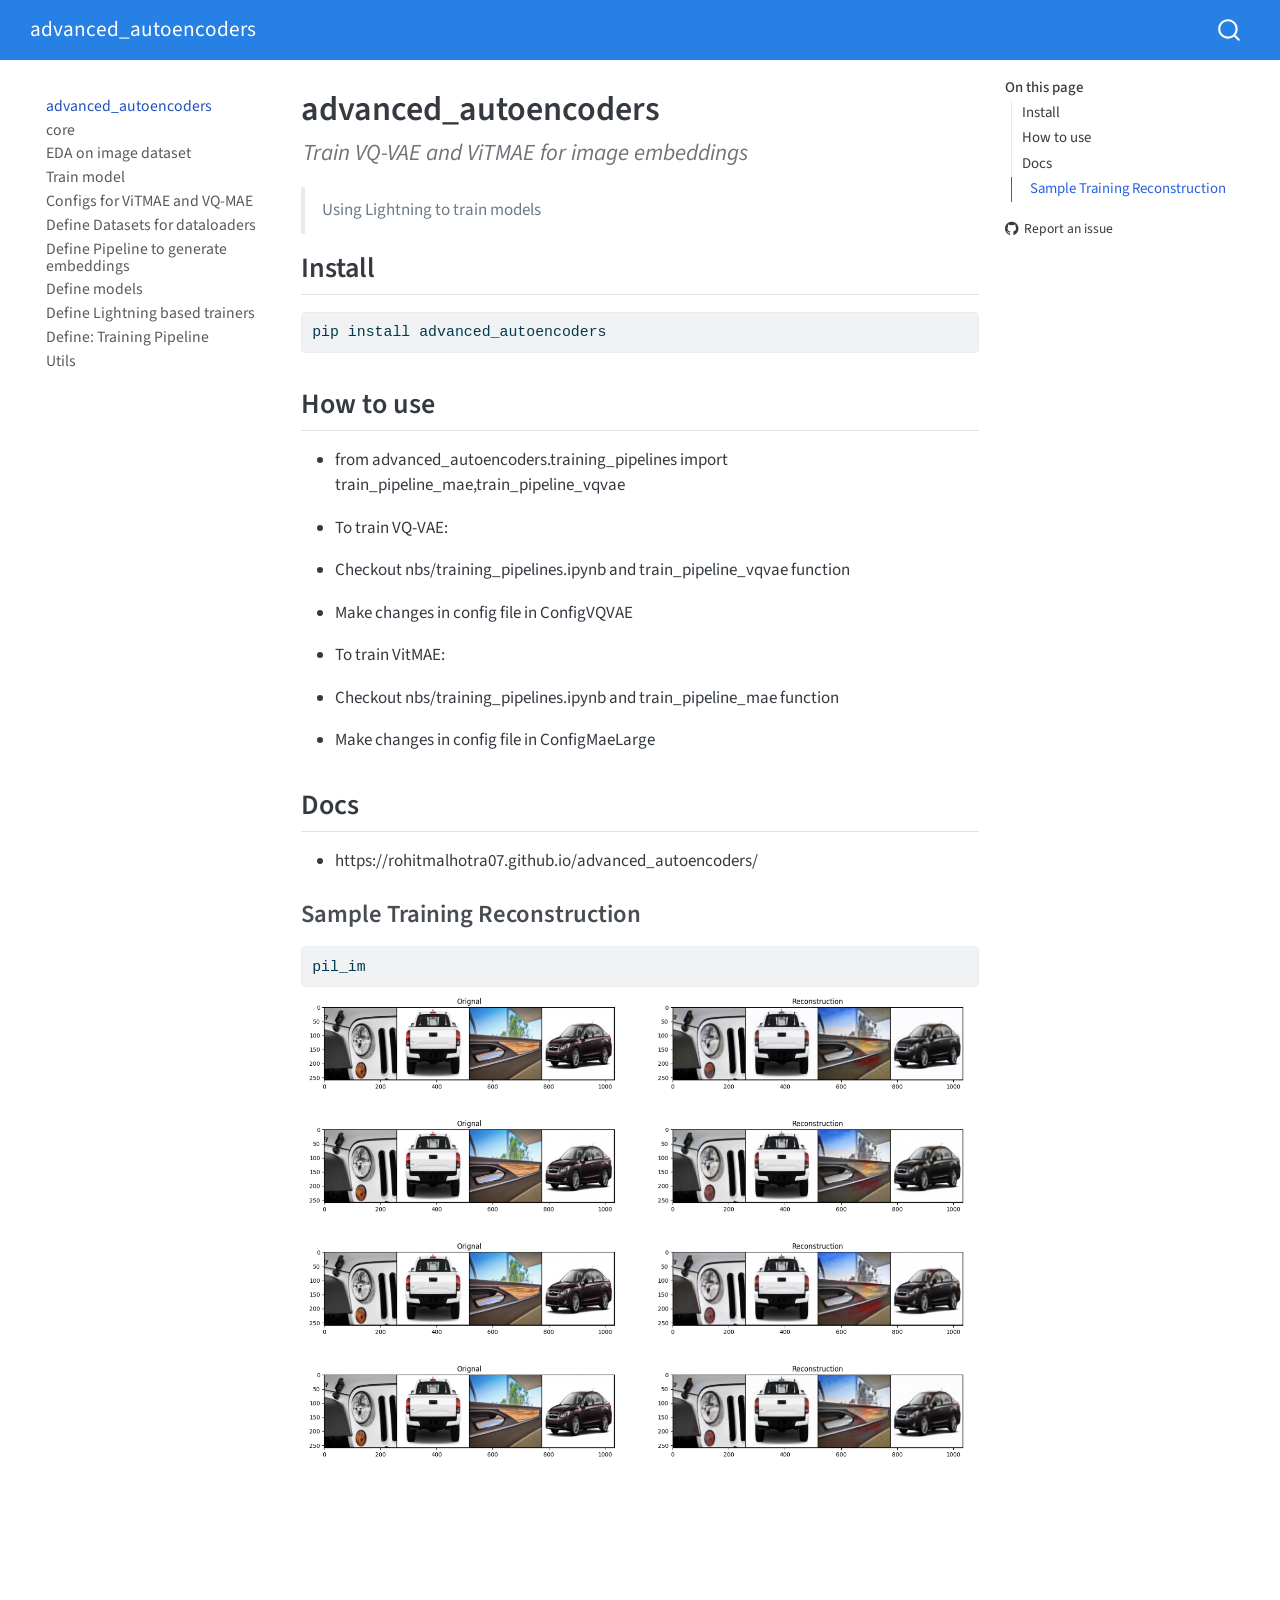
<file: index.html>
<!DOCTYPE html>
<html xmlns="http://www.w3.org/1999/xhtml" lang="en" xml:lang="en"><head>

<meta charset="utf-8">
<meta name="generator" content="quarto-1.4.554">

<meta name="viewport" content="width=device-width, initial-scale=1.0, user-scalable=yes">

<meta name="description" content="Train VQ-VAE and ViTMAE for image embeddings">

<title>advanced_autoencoders</title>
<style>
code{white-space: pre-wrap;}
span.smallcaps{font-variant: small-caps;}
div.columns{display: flex; gap: min(4vw, 1.5em);}
div.column{flex: auto; overflow-x: auto;}
div.hanging-indent{margin-left: 1.5em; text-indent: -1.5em;}
ul.task-list{list-style: none;}
ul.task-list li input[type="checkbox"] {
  width: 0.8em;
  margin: 0 0.8em 0.2em -1em; /* quarto-specific, see https://github.com/quarto-dev/quarto-cli/issues/4556 */ 
  vertical-align: middle;
}
/* CSS for syntax highlighting */
pre > code.sourceCode { white-space: pre; position: relative; }
pre > code.sourceCode > span { line-height: 1.25; }
pre > code.sourceCode > span:empty { height: 1.2em; }
.sourceCode { overflow: visible; }
code.sourceCode > span { color: inherit; text-decoration: inherit; }
div.sourceCode { margin: 1em 0; }
pre.sourceCode { margin: 0; }
@media screen {
div.sourceCode { overflow: auto; }
}
@media print {
pre > code.sourceCode { white-space: pre-wrap; }
pre > code.sourceCode > span { text-indent: -5em; padding-left: 5em; }
}
pre.numberSource code
  { counter-reset: source-line 0; }
pre.numberSource code > span
  { position: relative; left: -4em; counter-increment: source-line; }
pre.numberSource code > span > a:first-child::before
  { content: counter(source-line);
    position: relative; left: -1em; text-align: right; vertical-align: baseline;
    border: none; display: inline-block;
    -webkit-touch-callout: none; -webkit-user-select: none;
    -khtml-user-select: none; -moz-user-select: none;
    -ms-user-select: none; user-select: none;
    padding: 0 4px; width: 4em;
  }
pre.numberSource { margin-left: 3em;  padding-left: 4px; }
div.sourceCode
  {   }
@media screen {
pre > code.sourceCode > span > a:first-child::before { text-decoration: underline; }
}
</style>


<script src="site_libs/quarto-nav/quarto-nav.js"></script>
<script src="site_libs/quarto-nav/headroom.min.js"></script>
<script src="site_libs/clipboard/clipboard.min.js"></script>
<script src="site_libs/quarto-search/autocomplete.umd.js"></script>
<script src="site_libs/quarto-search/fuse.min.js"></script>
<script src="site_libs/quarto-search/quarto-search.js"></script>
<meta name="quarto:offset" content="./">
<script src="site_libs/quarto-html/quarto.js"></script>
<script src="site_libs/quarto-html/popper.min.js"></script>
<script src="site_libs/quarto-html/tippy.umd.min.js"></script>
<script src="site_libs/quarto-html/anchor.min.js"></script>
<link href="site_libs/quarto-html/tippy.css" rel="stylesheet">
<link href="site_libs/quarto-html/quarto-syntax-highlighting.css" rel="stylesheet" id="quarto-text-highlighting-styles">
<script src="site_libs/bootstrap/bootstrap.min.js"></script>
<link href="site_libs/bootstrap/bootstrap-icons.css" rel="stylesheet">
<link href="site_libs/bootstrap/bootstrap.min.css" rel="stylesheet" id="quarto-bootstrap" data-mode="light">
<script id="quarto-search-options" type="application/json">{
  "location": "navbar",
  "copy-button": false,
  "collapse-after": 3,
  "panel-placement": "end",
  "type": "overlay",
  "limit": 50,
  "keyboard-shortcut": [
    "f",
    "/",
    "s"
  ],
  "show-item-context": false,
  "language": {
    "search-no-results-text": "No results",
    "search-matching-documents-text": "matching documents",
    "search-copy-link-title": "Copy link to search",
    "search-hide-matches-text": "Hide additional matches",
    "search-more-match-text": "more match in this document",
    "search-more-matches-text": "more matches in this document",
    "search-clear-button-title": "Clear",
    "search-text-placeholder": "",
    "search-detached-cancel-button-title": "Cancel",
    "search-submit-button-title": "Submit",
    "search-label": "Search"
  }
}</script>


<link rel="stylesheet" href="styles.css">
<meta property="og:title" content="advanced_autoencoders">
<meta property="og:description" content="Train VQ-VAE and ViTMAE for image embeddings">
<meta property="og:site_name" content="advanced_autoencoders">
<meta name="twitter:title" content="advanced_autoencoders">
<meta name="twitter:description" content="Train VQ-VAE and ViTMAE for image embeddings">
<meta name="twitter:card" content="summary">
</head>

<body class="nav-sidebar floating nav-fixed">

<div id="quarto-search-results"></div>
  <header id="quarto-header" class="headroom fixed-top">
    <nav class="navbar navbar-expand-lg " data-bs-theme="dark">
      <div class="navbar-container container-fluid">
      <div class="navbar-brand-container mx-auto">
    <a class="navbar-brand" href="./index.html">
    <span class="navbar-title">advanced_autoencoders</span>
    </a>
  </div>
        <div class="quarto-navbar-tools tools-end">
</div>
          <div id="quarto-search" class="" title="Search"></div>
      </div> <!-- /container-fluid -->
    </nav>
  <nav class="quarto-secondary-nav">
    <div class="container-fluid d-flex">
      <button type="button" class="quarto-btn-toggle btn" data-bs-toggle="collapse" data-bs-target=".quarto-sidebar-collapse-item" aria-controls="quarto-sidebar" aria-expanded="false" aria-label="Toggle sidebar navigation" onclick="if (window.quartoToggleHeadroom) { window.quartoToggleHeadroom(); }">
        <i class="bi bi-layout-text-sidebar-reverse"></i>
      </button>
        <nav class="quarto-page-breadcrumbs" aria-label="breadcrumb"><ol class="breadcrumb"><li class="breadcrumb-item"><a href="./index.html">advanced_autoencoders</a></li></ol></nav>
        <a class="flex-grow-1" role="button" data-bs-toggle="collapse" data-bs-target=".quarto-sidebar-collapse-item" aria-controls="quarto-sidebar" aria-expanded="false" aria-label="Toggle sidebar navigation" onclick="if (window.quartoToggleHeadroom) { window.quartoToggleHeadroom(); }">      
        </a>
    </div>
  </nav>
</header>
<!-- content -->
<div id="quarto-content" class="quarto-container page-columns page-rows-contents page-layout-article page-navbar">
<!-- sidebar -->
  <nav id="quarto-sidebar" class="sidebar collapse collapse-horizontal quarto-sidebar-collapse-item sidebar-navigation floating overflow-auto">
    <div class="sidebar-menu-container"> 
    <ul class="list-unstyled mt-1">
        <li class="sidebar-item">
  <div class="sidebar-item-container"> 
  <a href="./index.html" class="sidebar-item-text sidebar-link active">
 <span class="menu-text">advanced_autoencoders</span></a>
  </div>
</li>
        <li class="sidebar-item">
  <div class="sidebar-item-container"> 
  <a href="./core.html" class="sidebar-item-text sidebar-link">
 <span class="menu-text">core</span></a>
  </div>
</li>
        <li class="sidebar-item">
  <div class="sidebar-item-container"> 
  <a href="./eda_data.html" class="sidebar-item-text sidebar-link">
 <span class="menu-text">EDA on image dataset</span></a>
  </div>
</li>
        <li class="sidebar-item">
  <div class="sidebar-item-container"> 
  <a href="./train.html" class="sidebar-item-text sidebar-link">
 <span class="menu-text">Train model</span></a>
  </div>
</li>
        <li class="sidebar-item">
  <div class="sidebar-item-container"> 
  <a href="./config.html" class="sidebar-item-text sidebar-link">
 <span class="menu-text">Configs for ViTMAE and VQ-MAE</span></a>
  </div>
</li>
        <li class="sidebar-item">
  <div class="sidebar-item-container"> 
  <a href="./dataset.html" class="sidebar-item-text sidebar-link">
 <span class="menu-text">Define Datasets for dataloaders</span></a>
  </div>
</li>
        <li class="sidebar-item">
  <div class="sidebar-item-container"> 
  <a href="./inference_pipeline.html" class="sidebar-item-text sidebar-link">
 <span class="menu-text">Define Pipeline to generate embeddings</span></a>
  </div>
</li>
        <li class="sidebar-item">
  <div class="sidebar-item-container"> 
  <a href="./models.html" class="sidebar-item-text sidebar-link">
 <span class="menu-text">Define models</span></a>
  </div>
</li>
        <li class="sidebar-item">
  <div class="sidebar-item-container"> 
  <a href="./trainers.html" class="sidebar-item-text sidebar-link">
 <span class="menu-text">Define Lightning based trainers</span></a>
  </div>
</li>
        <li class="sidebar-item">
  <div class="sidebar-item-container"> 
  <a href="./training_pipeline.html" class="sidebar-item-text sidebar-link">
 <span class="menu-text">Define: Training Pipeline</span></a>
  </div>
</li>
        <li class="sidebar-item">
  <div class="sidebar-item-container"> 
  <a href="./utils.html" class="sidebar-item-text sidebar-link">
 <span class="menu-text">Utils</span></a>
  </div>
</li>
    </ul>
    </div>
</nav>
<div id="quarto-sidebar-glass" class="quarto-sidebar-collapse-item" data-bs-toggle="collapse" data-bs-target=".quarto-sidebar-collapse-item"></div>
<!-- margin-sidebar -->
    <div id="quarto-margin-sidebar" class="sidebar margin-sidebar">
        <nav id="TOC" role="doc-toc" class="toc-active">
    <h2 id="toc-title">On this page</h2>
   
  <ul>
  <li><a href="#install" id="toc-install" class="nav-link active" data-scroll-target="#install">Install</a></li>
  <li><a href="#how-to-use" id="toc-how-to-use" class="nav-link" data-scroll-target="#how-to-use">How to use</a></li>
  <li><a href="#docs" id="toc-docs" class="nav-link" data-scroll-target="#docs">Docs</a>
  <ul class="collapse">
  <li><a href="#sample-training-reconstruction" id="toc-sample-training-reconstruction" class="nav-link" data-scroll-target="#sample-training-reconstruction">Sample Training Reconstruction</a></li>
  </ul></li>
  </ul>
<div class="toc-actions"><ul><li><a href="https://github.com/rohitMalhotra07/advanced_autoencoders/issues/new" class="toc-action"><i class="bi bi-github"></i>Report an issue</a></li></ul></div></nav>
    </div>
<!-- main -->
<main class="content" id="quarto-document-content">

<header id="title-block-header" class="quarto-title-block default">
<div class="quarto-title">
<h1 class="title">advanced_autoencoders</h1>
</div>

<div>
  <div class="description">
    Train VQ-VAE and ViTMAE for image embeddings
  </div>
</div>


<div class="quarto-title-meta">

    
  
    
  </div>
  


</header>


<!-- WARNING: THIS FILE WAS AUTOGENERATED! DO NOT EDIT! -->
<blockquote class="blockquote">
<p>Using Lightning to train models</p>
</blockquote>
<section id="install" class="level2">
<h2 class="anchored" data-anchor-id="install">Install</h2>
<div class="sourceCode" id="cb1"><pre class="sourceCode sh code-with-copy"><code class="sourceCode bash"><span id="cb1-1"><a href="#cb1-1" aria-hidden="true" tabindex="-1"></a><span class="ex">pip</span> install advanced_autoencoders</span></code><button title="Copy to Clipboard" class="code-copy-button"><i class="bi"></i></button></pre></div>
</section>
<section id="how-to-use" class="level2">
<h2 class="anchored" data-anchor-id="how-to-use">How to use</h2>
<ul>
<li><p>from advanced_autoencoders.training_pipelines import train_pipeline_mae,train_pipeline_vqvae</p></li>
<li><p>To train VQ-VAE:</p></li>
<li><p>Checkout nbs/training_pipelines.ipynb and train_pipeline_vqvae function</p></li>
<li><p>Make changes in config file in ConfigVQVAE</p></li>
<li><p>To train VitMAE:</p></li>
<li><p>Checkout nbs/training_pipelines.ipynb and train_pipeline_mae function</p></li>
<li><p>Make changes in config file in ConfigMaeLarge</p></li>
</ul>
</section>
<section id="docs" class="level2">
<h2 class="anchored" data-anchor-id="docs">Docs</h2>
<ul>
<li>https://rohitmalhotra07.github.io/advanced_autoencoders/</li>
</ul>
<section id="sample-training-reconstruction" class="level3">
<h3 class="anchored" data-anchor-id="sample-training-reconstruction">Sample Training Reconstruction</h3>
<div id="cell-11" class="cell">
<div class="sourceCode cell-code" id="cb2"><pre class="sourceCode python code-with-copy"><code class="sourceCode python"><span id="cb2-1"><a href="#cb2-1" aria-hidden="true" tabindex="-1"></a>pil_im</span></code><button title="Copy to Clipboard" class="code-copy-button"><i class="bi"></i></button></pre></div>
<div class="cell-output cell-output-display">
<div>
<figure class="figure">
<p><img src="index_files/figure-html/cell-2-output-1.png" class="img-fluid figure-img"></p>
</figure>
</div>
</div>
</div>


</section>
</section>

</main> <!-- /main -->
<script id="quarto-html-after-body" type="application/javascript">
window.document.addEventListener("DOMContentLoaded", function (event) {
  const toggleBodyColorMode = (bsSheetEl) => {
    const mode = bsSheetEl.getAttribute("data-mode");
    const bodyEl = window.document.querySelector("body");
    if (mode === "dark") {
      bodyEl.classList.add("quarto-dark");
      bodyEl.classList.remove("quarto-light");
    } else {
      bodyEl.classList.add("quarto-light");
      bodyEl.classList.remove("quarto-dark");
    }
  }
  const toggleBodyColorPrimary = () => {
    const bsSheetEl = window.document.querySelector("link#quarto-bootstrap");
    if (bsSheetEl) {
      toggleBodyColorMode(bsSheetEl);
    }
  }
  toggleBodyColorPrimary();  
  const icon = "";
  const anchorJS = new window.AnchorJS();
  anchorJS.options = {
    placement: 'right',
    icon: icon
  };
  anchorJS.add('.anchored');
  const isCodeAnnotation = (el) => {
    for (const clz of el.classList) {
      if (clz.startsWith('code-annotation-')) {                     
        return true;
      }
    }
    return false;
  }
  const clipboard = new window.ClipboardJS('.code-copy-button', {
    text: function(trigger) {
      const codeEl = trigger.previousElementSibling.cloneNode(true);
      for (const childEl of codeEl.children) {
        if (isCodeAnnotation(childEl)) {
          childEl.remove();
        }
      }
      return codeEl.innerText;
    }
  });
  clipboard.on('success', function(e) {
    // button target
    const button = e.trigger;
    // don't keep focus
    button.blur();
    // flash "checked"
    button.classList.add('code-copy-button-checked');
    var currentTitle = button.getAttribute("title");
    button.setAttribute("title", "Copied!");
    let tooltip;
    if (window.bootstrap) {
      button.setAttribute("data-bs-toggle", "tooltip");
      button.setAttribute("data-bs-placement", "left");
      button.setAttribute("data-bs-title", "Copied!");
      tooltip = new bootstrap.Tooltip(button, 
        { trigger: "manual", 
          customClass: "code-copy-button-tooltip",
          offset: [0, -8]});
      tooltip.show();    
    }
    setTimeout(function() {
      if (tooltip) {
        tooltip.hide();
        button.removeAttribute("data-bs-title");
        button.removeAttribute("data-bs-toggle");
        button.removeAttribute("data-bs-placement");
      }
      button.setAttribute("title", currentTitle);
      button.classList.remove('code-copy-button-checked');
    }, 1000);
    // clear code selection
    e.clearSelection();
  });
    var localhostRegex = new RegExp(/^(?:http|https):\/\/localhost\:?[0-9]*\//);
    var mailtoRegex = new RegExp(/^mailto:/);
      var filterRegex = new RegExp("https:\/\/rohitMalhotra07\.github\.io\/advanced_autoencoders");
    var isInternal = (href) => {
        return filterRegex.test(href) || localhostRegex.test(href) || mailtoRegex.test(href);
    }
    // Inspect non-navigation links and adorn them if external
 	var links = window.document.querySelectorAll('a[href]:not(.nav-link):not(.navbar-brand):not(.toc-action):not(.sidebar-link):not(.sidebar-item-toggle):not(.pagination-link):not(.no-external):not([aria-hidden]):not(.dropdown-item):not(.quarto-navigation-tool)');
    for (var i=0; i<links.length; i++) {
      const link = links[i];
      if (!isInternal(link.href)) {
        // undo the damage that might have been done by quarto-nav.js in the case of
        // links that we want to consider external
        if (link.dataset.originalHref !== undefined) {
          link.href = link.dataset.originalHref;
        }
      }
    }
  function tippyHover(el, contentFn, onTriggerFn, onUntriggerFn) {
    const config = {
      allowHTML: true,
      maxWidth: 500,
      delay: 100,
      arrow: false,
      appendTo: function(el) {
          return el.parentElement;
      },
      interactive: true,
      interactiveBorder: 10,
      theme: 'quarto',
      placement: 'bottom-start',
    };
    if (contentFn) {
      config.content = contentFn;
    }
    if (onTriggerFn) {
      config.onTrigger = onTriggerFn;
    }
    if (onUntriggerFn) {
      config.onUntrigger = onUntriggerFn;
    }
    window.tippy(el, config); 
  }
  const noterefs = window.document.querySelectorAll('a[role="doc-noteref"]');
  for (var i=0; i<noterefs.length; i++) {
    const ref = noterefs[i];
    tippyHover(ref, function() {
      // use id or data attribute instead here
      let href = ref.getAttribute('data-footnote-href') || ref.getAttribute('href');
      try { href = new URL(href).hash; } catch {}
      const id = href.replace(/^#\/?/, "");
      const note = window.document.getElementById(id);
      if (note) {
        return note.innerHTML;
      } else {
        return "";
      }
    });
  }
  const xrefs = window.document.querySelectorAll('a.quarto-xref');
  const processXRef = (id, note) => {
    // Strip column container classes
    const stripColumnClz = (el) => {
      el.classList.remove("page-full", "page-columns");
      if (el.children) {
        for (const child of el.children) {
          stripColumnClz(child);
        }
      }
    }
    stripColumnClz(note)
    if (id === null || id.startsWith('sec-')) {
      // Special case sections, only their first couple elements
      const container = document.createElement("div");
      if (note.children && note.children.length > 2) {
        container.appendChild(note.children[0].cloneNode(true));
        for (let i = 1; i < note.children.length; i++) {
          const child = note.children[i];
          if (child.tagName === "P" && child.innerText === "") {
            continue;
          } else {
            container.appendChild(child.cloneNode(true));
            break;
          }
        }
        if (window.Quarto?.typesetMath) {
          window.Quarto.typesetMath(container);
        }
        return container.innerHTML
      } else {
        if (window.Quarto?.typesetMath) {
          window.Quarto.typesetMath(note);
        }
        return note.innerHTML;
      }
    } else {
      // Remove any anchor links if they are present
      const anchorLink = note.querySelector('a.anchorjs-link');
      if (anchorLink) {
        anchorLink.remove();
      }
      if (window.Quarto?.typesetMath) {
        window.Quarto.typesetMath(note);
      }
      // TODO in 1.5, we should make sure this works without a callout special case
      if (note.classList.contains("callout")) {
        return note.outerHTML;
      } else {
        return note.innerHTML;
      }
    }
  }
  for (var i=0; i<xrefs.length; i++) {
    const xref = xrefs[i];
    tippyHover(xref, undefined, function(instance) {
      instance.disable();
      let url = xref.getAttribute('href');
      let hash = undefined; 
      if (url.startsWith('#')) {
        hash = url;
      } else {
        try { hash = new URL(url).hash; } catch {}
      }
      if (hash) {
        const id = hash.replace(/^#\/?/, "");
        const note = window.document.getElementById(id);
        if (note !== null) {
          try {
            const html = processXRef(id, note.cloneNode(true));
            instance.setContent(html);
          } finally {
            instance.enable();
            instance.show();
          }
        } else {
          // See if we can fetch this
          fetch(url.split('#')[0])
          .then(res => res.text())
          .then(html => {
            const parser = new DOMParser();
            const htmlDoc = parser.parseFromString(html, "text/html");
            const note = htmlDoc.getElementById(id);
            if (note !== null) {
              const html = processXRef(id, note);
              instance.setContent(html);
            } 
          }).finally(() => {
            instance.enable();
            instance.show();
          });
        }
      } else {
        // See if we can fetch a full url (with no hash to target)
        // This is a special case and we should probably do some content thinning / targeting
        fetch(url)
        .then(res => res.text())
        .then(html => {
          const parser = new DOMParser();
          const htmlDoc = parser.parseFromString(html, "text/html");
          const note = htmlDoc.querySelector('main.content');
          if (note !== null) {
            // This should only happen for chapter cross references
            // (since there is no id in the URL)
            // remove the first header
            if (note.children.length > 0 && note.children[0].tagName === "HEADER") {
              note.children[0].remove();
            }
            const html = processXRef(null, note);
            instance.setContent(html);
          } 
        }).finally(() => {
          instance.enable();
          instance.show();
        });
      }
    }, function(instance) {
    });
  }
      let selectedAnnoteEl;
      const selectorForAnnotation = ( cell, annotation) => {
        let cellAttr = 'data-code-cell="' + cell + '"';
        let lineAttr = 'data-code-annotation="' +  annotation + '"';
        const selector = 'span[' + cellAttr + '][' + lineAttr + ']';
        return selector;
      }
      const selectCodeLines = (annoteEl) => {
        const doc = window.document;
        const targetCell = annoteEl.getAttribute("data-target-cell");
        const targetAnnotation = annoteEl.getAttribute("data-target-annotation");
        const annoteSpan = window.document.querySelector(selectorForAnnotation(targetCell, targetAnnotation));
        const lines = annoteSpan.getAttribute("data-code-lines").split(",");
        const lineIds = lines.map((line) => {
          return targetCell + "-" + line;
        })
        let top = null;
        let height = null;
        let parent = null;
        if (lineIds.length > 0) {
            //compute the position of the single el (top and bottom and make a div)
            const el = window.document.getElementById(lineIds[0]);
            top = el.offsetTop;
            height = el.offsetHeight;
            parent = el.parentElement.parentElement;
          if (lineIds.length > 1) {
            const lastEl = window.document.getElementById(lineIds[lineIds.length - 1]);
            const bottom = lastEl.offsetTop + lastEl.offsetHeight;
            height = bottom - top;
          }
          if (top !== null && height !== null && parent !== null) {
            // cook up a div (if necessary) and position it 
            let div = window.document.getElementById("code-annotation-line-highlight");
            if (div === null) {
              div = window.document.createElement("div");
              div.setAttribute("id", "code-annotation-line-highlight");
              div.style.position = 'absolute';
              parent.appendChild(div);
            }
            div.style.top = top - 2 + "px";
            div.style.height = height + 4 + "px";
            div.style.left = 0;
            let gutterDiv = window.document.getElementById("code-annotation-line-highlight-gutter");
            if (gutterDiv === null) {
              gutterDiv = window.document.createElement("div");
              gutterDiv.setAttribute("id", "code-annotation-line-highlight-gutter");
              gutterDiv.style.position = 'absolute';
              const codeCell = window.document.getElementById(targetCell);
              const gutter = codeCell.querySelector('.code-annotation-gutter');
              gutter.appendChild(gutterDiv);
            }
            gutterDiv.style.top = top - 2 + "px";
            gutterDiv.style.height = height + 4 + "px";
          }
          selectedAnnoteEl = annoteEl;
        }
      };
      const unselectCodeLines = () => {
        const elementsIds = ["code-annotation-line-highlight", "code-annotation-line-highlight-gutter"];
        elementsIds.forEach((elId) => {
          const div = window.document.getElementById(elId);
          if (div) {
            div.remove();
          }
        });
        selectedAnnoteEl = undefined;
      };
        // Handle positioning of the toggle
    window.addEventListener(
      "resize",
      throttle(() => {
        elRect = undefined;
        if (selectedAnnoteEl) {
          selectCodeLines(selectedAnnoteEl);
        }
      }, 10)
    );
    function throttle(fn, ms) {
    let throttle = false;
    let timer;
      return (...args) => {
        if(!throttle) { // first call gets through
            fn.apply(this, args);
            throttle = true;
        } else { // all the others get throttled
            if(timer) clearTimeout(timer); // cancel #2
            timer = setTimeout(() => {
              fn.apply(this, args);
              timer = throttle = false;
            }, ms);
        }
      };
    }
      // Attach click handler to the DT
      const annoteDls = window.document.querySelectorAll('dt[data-target-cell]');
      for (const annoteDlNode of annoteDls) {
        annoteDlNode.addEventListener('click', (event) => {
          const clickedEl = event.target;
          if (clickedEl !== selectedAnnoteEl) {
            unselectCodeLines();
            const activeEl = window.document.querySelector('dt[data-target-cell].code-annotation-active');
            if (activeEl) {
              activeEl.classList.remove('code-annotation-active');
            }
            selectCodeLines(clickedEl);
            clickedEl.classList.add('code-annotation-active');
          } else {
            // Unselect the line
            unselectCodeLines();
            clickedEl.classList.remove('code-annotation-active');
          }
        });
      }
  const findCites = (el) => {
    const parentEl = el.parentElement;
    if (parentEl) {
      const cites = parentEl.dataset.cites;
      if (cites) {
        return {
          el,
          cites: cites.split(' ')
        };
      } else {
        return findCites(el.parentElement)
      }
    } else {
      return undefined;
    }
  };
  var bibliorefs = window.document.querySelectorAll('a[role="doc-biblioref"]');
  for (var i=0; i<bibliorefs.length; i++) {
    const ref = bibliorefs[i];
    const citeInfo = findCites(ref);
    if (citeInfo) {
      tippyHover(citeInfo.el, function() {
        var popup = window.document.createElement('div');
        citeInfo.cites.forEach(function(cite) {
          var citeDiv = window.document.createElement('div');
          citeDiv.classList.add('hanging-indent');
          citeDiv.classList.add('csl-entry');
          var biblioDiv = window.document.getElementById('ref-' + cite);
          if (biblioDiv) {
            citeDiv.innerHTML = biblioDiv.innerHTML;
          }
          popup.appendChild(citeDiv);
        });
        return popup.innerHTML;
      });
    }
  }
});
</script>
</div> <!-- /content -->




<footer class="footer"><div class="nav-footer"><div class="nav-footer-center"><div class="toc-actions d-sm-block d-md-none"><ul><li><a href="https://github.com/rohitMalhotra07/advanced_autoencoders/issues/new" class="toc-action"><i class="bi bi-github"></i>Report an issue</a></li></ul></div></div></div></footer></body></html>
</file>
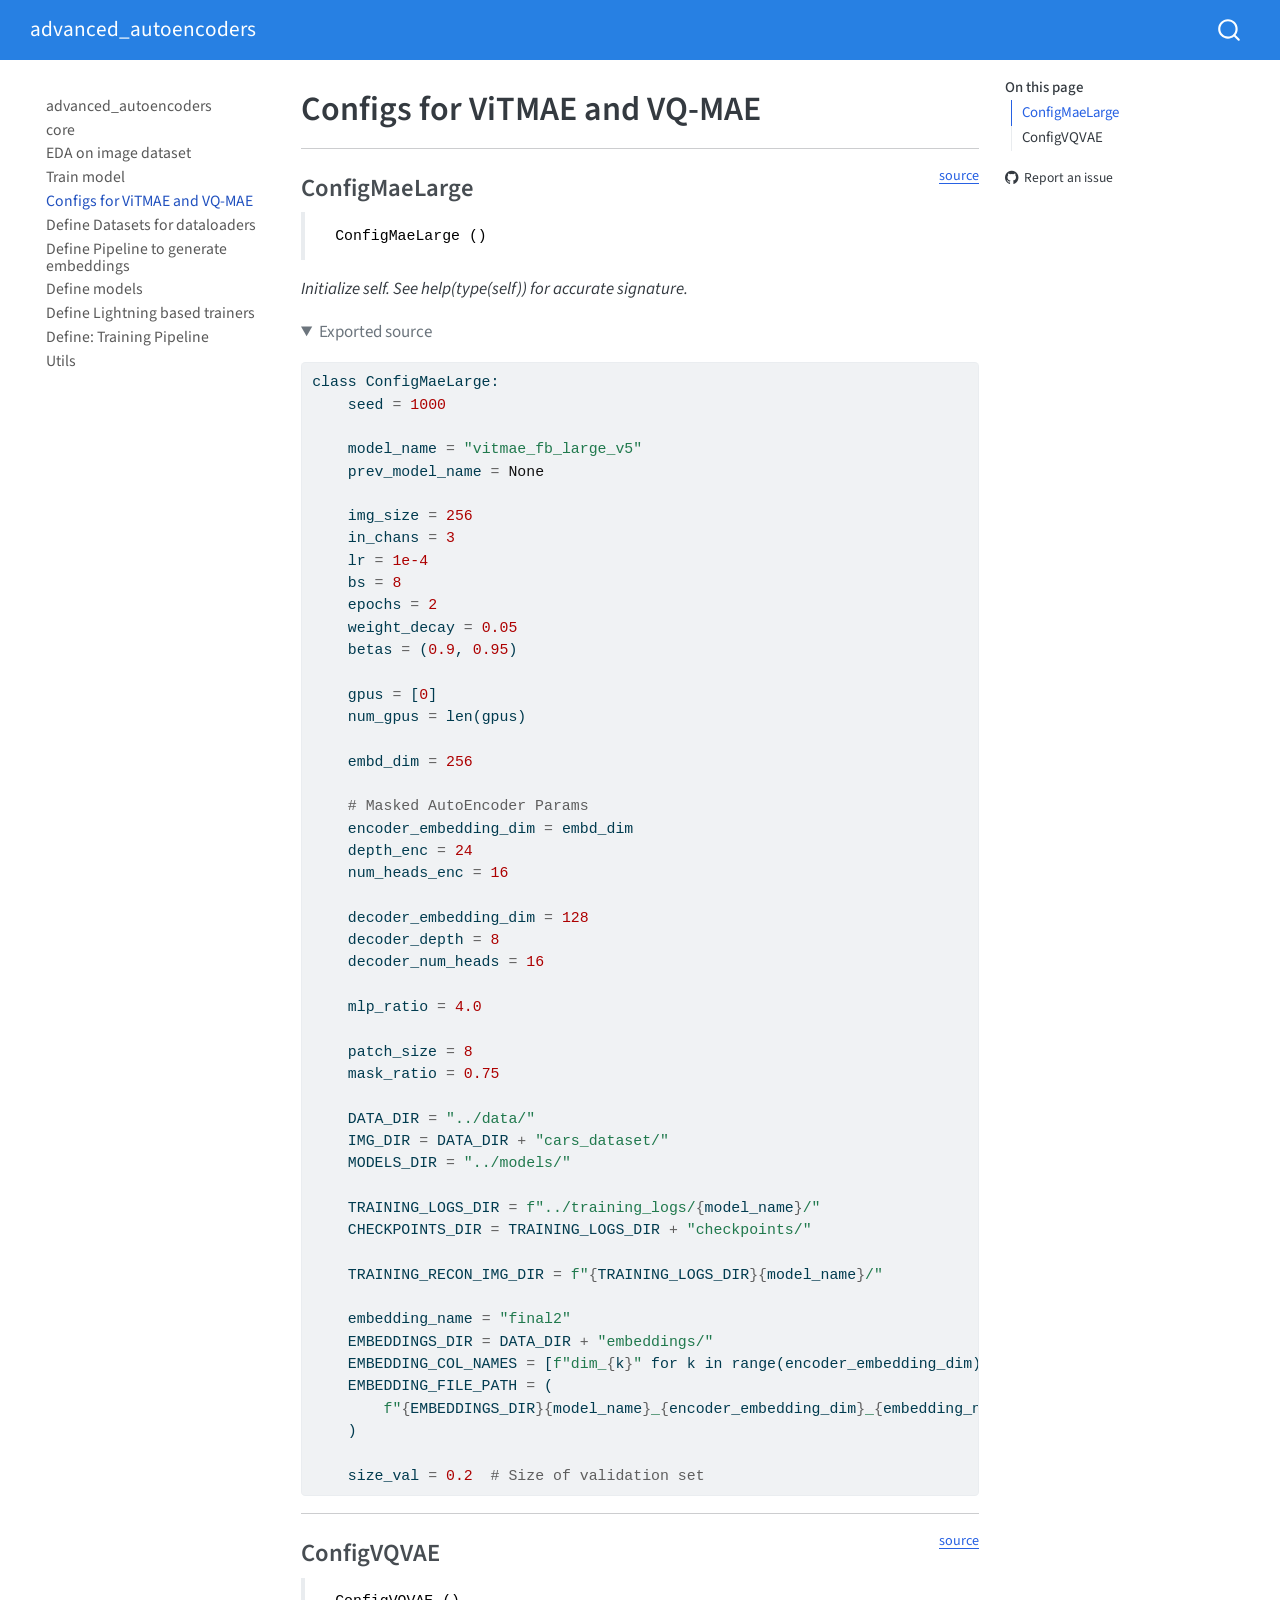
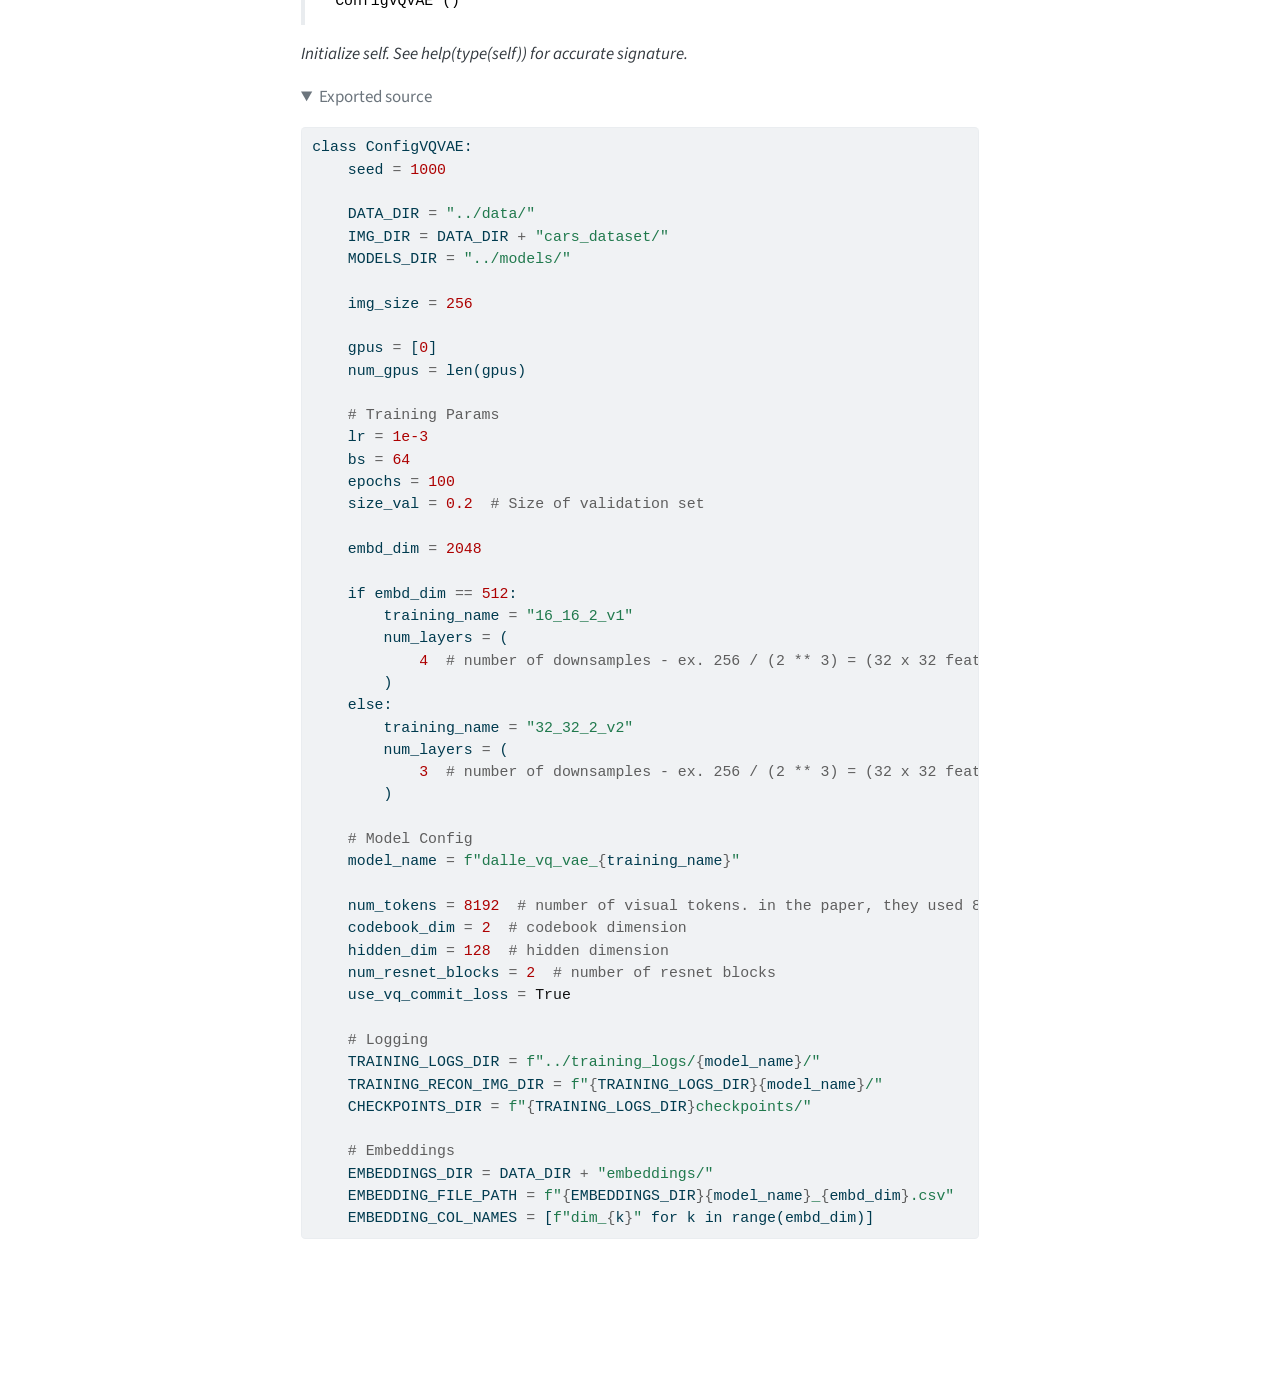
<file: config.html>
<!DOCTYPE html>
<html xmlns="http://www.w3.org/1999/xhtml" lang="en" xml:lang="en"><head>

<meta charset="utf-8">
<meta name="generator" content="quarto-1.4.554">

<meta name="viewport" content="width=device-width, initial-scale=1.0, user-scalable=yes">


<title>advanced_autoencoders - Configs for ViTMAE and VQ-MAE</title>
<style>
code{white-space: pre-wrap;}
span.smallcaps{font-variant: small-caps;}
div.columns{display: flex; gap: min(4vw, 1.5em);}
div.column{flex: auto; overflow-x: auto;}
div.hanging-indent{margin-left: 1.5em; text-indent: -1.5em;}
ul.task-list{list-style: none;}
ul.task-list li input[type="checkbox"] {
  width: 0.8em;
  margin: 0 0.8em 0.2em -1em; /* quarto-specific, see https://github.com/quarto-dev/quarto-cli/issues/4556 */ 
  vertical-align: middle;
}
/* CSS for syntax highlighting */
pre > code.sourceCode { white-space: pre; position: relative; }
pre > code.sourceCode > span { line-height: 1.25; }
pre > code.sourceCode > span:empty { height: 1.2em; }
.sourceCode { overflow: visible; }
code.sourceCode > span { color: inherit; text-decoration: inherit; }
div.sourceCode { margin: 1em 0; }
pre.sourceCode { margin: 0; }
@media screen {
div.sourceCode { overflow: auto; }
}
@media print {
pre > code.sourceCode { white-space: pre-wrap; }
pre > code.sourceCode > span { text-indent: -5em; padding-left: 5em; }
}
pre.numberSource code
  { counter-reset: source-line 0; }
pre.numberSource code > span
  { position: relative; left: -4em; counter-increment: source-line; }
pre.numberSource code > span > a:first-child::before
  { content: counter(source-line);
    position: relative; left: -1em; text-align: right; vertical-align: baseline;
    border: none; display: inline-block;
    -webkit-touch-callout: none; -webkit-user-select: none;
    -khtml-user-select: none; -moz-user-select: none;
    -ms-user-select: none; user-select: none;
    padding: 0 4px; width: 4em;
  }
pre.numberSource { margin-left: 3em;  padding-left: 4px; }
div.sourceCode
  {   }
@media screen {
pre > code.sourceCode > span > a:first-child::before { text-decoration: underline; }
}
</style>


<script src="site_libs/quarto-nav/quarto-nav.js"></script>
<script src="site_libs/quarto-nav/headroom.min.js"></script>
<script src="site_libs/clipboard/clipboard.min.js"></script>
<script src="site_libs/quarto-search/autocomplete.umd.js"></script>
<script src="site_libs/quarto-search/fuse.min.js"></script>
<script src="site_libs/quarto-search/quarto-search.js"></script>
<meta name="quarto:offset" content="./">
<script src="site_libs/quarto-html/quarto.js"></script>
<script src="site_libs/quarto-html/popper.min.js"></script>
<script src="site_libs/quarto-html/tippy.umd.min.js"></script>
<script src="site_libs/quarto-html/anchor.min.js"></script>
<link href="site_libs/quarto-html/tippy.css" rel="stylesheet">
<link href="site_libs/quarto-html/quarto-syntax-highlighting.css" rel="stylesheet" id="quarto-text-highlighting-styles">
<script src="site_libs/bootstrap/bootstrap.min.js"></script>
<link href="site_libs/bootstrap/bootstrap-icons.css" rel="stylesheet">
<link href="site_libs/bootstrap/bootstrap.min.css" rel="stylesheet" id="quarto-bootstrap" data-mode="light">
<script id="quarto-search-options" type="application/json">{
  "location": "navbar",
  "copy-button": false,
  "collapse-after": 3,
  "panel-placement": "end",
  "type": "overlay",
  "limit": 50,
  "keyboard-shortcut": [
    "f",
    "/",
    "s"
  ],
  "show-item-context": false,
  "language": {
    "search-no-results-text": "No results",
    "search-matching-documents-text": "matching documents",
    "search-copy-link-title": "Copy link to search",
    "search-hide-matches-text": "Hide additional matches",
    "search-more-match-text": "more match in this document",
    "search-more-matches-text": "more matches in this document",
    "search-clear-button-title": "Clear",
    "search-text-placeholder": "",
    "search-detached-cancel-button-title": "Cancel",
    "search-submit-button-title": "Submit",
    "search-label": "Search"
  }
}</script>


<link rel="stylesheet" href="styles.css">
<meta property="og:title" content="advanced_autoencoders - Configs for ViTMAE and VQ-MAE">
<meta property="og:description" content="Train VQ-VAE and ViTMAE for image embeddings">
<meta property="og:site_name" content="advanced_autoencoders">
<meta name="twitter:title" content="advanced_autoencoders - Configs for ViTMAE and VQ-MAE">
<meta name="twitter:description" content="Train VQ-VAE and ViTMAE for image embeddings">
<meta name="twitter:card" content="summary">
</head>

<body class="nav-sidebar floating nav-fixed">

<div id="quarto-search-results"></div>
  <header id="quarto-header" class="headroom fixed-top">
    <nav class="navbar navbar-expand-lg " data-bs-theme="dark">
      <div class="navbar-container container-fluid">
      <div class="navbar-brand-container mx-auto">
    <a class="navbar-brand" href="./index.html">
    <span class="navbar-title">advanced_autoencoders</span>
    </a>
  </div>
        <div class="quarto-navbar-tools tools-end">
</div>
          <div id="quarto-search" class="" title="Search"></div>
      </div> <!-- /container-fluid -->
    </nav>
  <nav class="quarto-secondary-nav">
    <div class="container-fluid d-flex">
      <button type="button" class="quarto-btn-toggle btn" data-bs-toggle="collapse" data-bs-target=".quarto-sidebar-collapse-item" aria-controls="quarto-sidebar" aria-expanded="false" aria-label="Toggle sidebar navigation" onclick="if (window.quartoToggleHeadroom) { window.quartoToggleHeadroom(); }">
        <i class="bi bi-layout-text-sidebar-reverse"></i>
      </button>
        <nav class="quarto-page-breadcrumbs" aria-label="breadcrumb"><ol class="breadcrumb"><li class="breadcrumb-item"><a href="./config.html">Configs for ViTMAE and VQ-MAE</a></li></ol></nav>
        <a class="flex-grow-1" role="button" data-bs-toggle="collapse" data-bs-target=".quarto-sidebar-collapse-item" aria-controls="quarto-sidebar" aria-expanded="false" aria-label="Toggle sidebar navigation" onclick="if (window.quartoToggleHeadroom) { window.quartoToggleHeadroom(); }">      
        </a>
    </div>
  </nav>
</header>
<!-- content -->
<div id="quarto-content" class="quarto-container page-columns page-rows-contents page-layout-article page-navbar">
<!-- sidebar -->
  <nav id="quarto-sidebar" class="sidebar collapse collapse-horizontal quarto-sidebar-collapse-item sidebar-navigation floating overflow-auto">
    <div class="sidebar-menu-container"> 
    <ul class="list-unstyled mt-1">
        <li class="sidebar-item">
  <div class="sidebar-item-container"> 
  <a href="./index.html" class="sidebar-item-text sidebar-link">
 <span class="menu-text">advanced_autoencoders</span></a>
  </div>
</li>
        <li class="sidebar-item">
  <div class="sidebar-item-container"> 
  <a href="./core.html" class="sidebar-item-text sidebar-link">
 <span class="menu-text">core</span></a>
  </div>
</li>
        <li class="sidebar-item">
  <div class="sidebar-item-container"> 
  <a href="./eda_data.html" class="sidebar-item-text sidebar-link">
 <span class="menu-text">EDA on image dataset</span></a>
  </div>
</li>
        <li class="sidebar-item">
  <div class="sidebar-item-container"> 
  <a href="./train.html" class="sidebar-item-text sidebar-link">
 <span class="menu-text">Train model</span></a>
  </div>
</li>
        <li class="sidebar-item">
  <div class="sidebar-item-container"> 
  <a href="./config.html" class="sidebar-item-text sidebar-link active">
 <span class="menu-text">Configs for ViTMAE and VQ-MAE</span></a>
  </div>
</li>
        <li class="sidebar-item">
  <div class="sidebar-item-container"> 
  <a href="./dataset.html" class="sidebar-item-text sidebar-link">
 <span class="menu-text">Define Datasets for dataloaders</span></a>
  </div>
</li>
        <li class="sidebar-item">
  <div class="sidebar-item-container"> 
  <a href="./inference_pipeline.html" class="sidebar-item-text sidebar-link">
 <span class="menu-text">Define Pipeline to generate embeddings</span></a>
  </div>
</li>
        <li class="sidebar-item">
  <div class="sidebar-item-container"> 
  <a href="./models.html" class="sidebar-item-text sidebar-link">
 <span class="menu-text">Define models</span></a>
  </div>
</li>
        <li class="sidebar-item">
  <div class="sidebar-item-container"> 
  <a href="./trainers.html" class="sidebar-item-text sidebar-link">
 <span class="menu-text">Define Lightning based trainers</span></a>
  </div>
</li>
        <li class="sidebar-item">
  <div class="sidebar-item-container"> 
  <a href="./training_pipeline.html" class="sidebar-item-text sidebar-link">
 <span class="menu-text">Define: Training Pipeline</span></a>
  </div>
</li>
        <li class="sidebar-item">
  <div class="sidebar-item-container"> 
  <a href="./utils.html" class="sidebar-item-text sidebar-link">
 <span class="menu-text">Utils</span></a>
  </div>
</li>
    </ul>
    </div>
</nav>
<div id="quarto-sidebar-glass" class="quarto-sidebar-collapse-item" data-bs-toggle="collapse" data-bs-target=".quarto-sidebar-collapse-item"></div>
<!-- margin-sidebar -->
    <div id="quarto-margin-sidebar" class="sidebar margin-sidebar">
        <nav id="TOC" role="doc-toc" class="toc-active">
    <h2 id="toc-title">On this page</h2>
   
  <ul>
  <li><a href="#configmaelarge" id="toc-configmaelarge" class="nav-link active" data-scroll-target="#configmaelarge">ConfigMaeLarge</a></li>
  <li><a href="#configvqvae" id="toc-configvqvae" class="nav-link" data-scroll-target="#configvqvae">ConfigVQVAE</a></li>
  </ul>
<div class="toc-actions"><ul><li><a href="https://github.com/rohitMalhotra07/advanced_autoencoders/issues/new" class="toc-action"><i class="bi bi-github"></i>Report an issue</a></li></ul></div></nav>
    </div>
<!-- main -->
<main class="content" id="quarto-document-content">

<header id="title-block-header" class="quarto-title-block default">
<div class="quarto-title">
<h1 class="title">Configs for ViTMAE and VQ-MAE</h1>
</div>



<div class="quarto-title-meta">

    
  
    
  </div>
  


</header>


<!-- WARNING: THIS FILE WAS AUTOGENERATED! DO NOT EDIT! -->
<hr>
<p><a href="https://github.com/rohitMalhotra07/advanced_autoencoders/blob/main/advanced_autoencoders/config.py#L7" target="_blank" style="float:right; font-size:smaller">source</a></p>
<section id="configmaelarge" class="level3">
<h3 class="anchored" data-anchor-id="configmaelarge">ConfigMaeLarge</h3>
<blockquote class="blockquote">
<pre><code> ConfigMaeLarge ()</code></pre>
</blockquote>
<p><em>Initialize self. See help(type(self)) for accurate signature.</em></p>
<div id="459e3558-88b0-4e3e-ab49-b43170f51537" class="cell">
<details open="" class="code-fold">
<summary>Exported source</summary>
<div class="sourceCode cell-code" id="cb2"><pre class="sourceCode python code-with-copy"><code class="sourceCode python"><span id="cb2-1"><a href="#cb2-1" aria-hidden="true" tabindex="-1"></a><span class="kw">class</span> ConfigMaeLarge:</span>
<span id="cb2-2"><a href="#cb2-2" aria-hidden="true" tabindex="-1"></a>    seed <span class="op">=</span> <span class="dv">1000</span></span>
<span id="cb2-3"><a href="#cb2-3" aria-hidden="true" tabindex="-1"></a></span>
<span id="cb2-4"><a href="#cb2-4" aria-hidden="true" tabindex="-1"></a>    model_name <span class="op">=</span> <span class="st">"vitmae_fb_large_v5"</span></span>
<span id="cb2-5"><a href="#cb2-5" aria-hidden="true" tabindex="-1"></a>    prev_model_name <span class="op">=</span> <span class="va">None</span></span>
<span id="cb2-6"><a href="#cb2-6" aria-hidden="true" tabindex="-1"></a></span>
<span id="cb2-7"><a href="#cb2-7" aria-hidden="true" tabindex="-1"></a>    img_size <span class="op">=</span> <span class="dv">256</span></span>
<span id="cb2-8"><a href="#cb2-8" aria-hidden="true" tabindex="-1"></a>    in_chans <span class="op">=</span> <span class="dv">3</span></span>
<span id="cb2-9"><a href="#cb2-9" aria-hidden="true" tabindex="-1"></a>    lr <span class="op">=</span> <span class="fl">1e-4</span></span>
<span id="cb2-10"><a href="#cb2-10" aria-hidden="true" tabindex="-1"></a>    bs <span class="op">=</span> <span class="dv">8</span></span>
<span id="cb2-11"><a href="#cb2-11" aria-hidden="true" tabindex="-1"></a>    epochs <span class="op">=</span> <span class="dv">2</span></span>
<span id="cb2-12"><a href="#cb2-12" aria-hidden="true" tabindex="-1"></a>    weight_decay <span class="op">=</span> <span class="fl">0.05</span></span>
<span id="cb2-13"><a href="#cb2-13" aria-hidden="true" tabindex="-1"></a>    betas <span class="op">=</span> (<span class="fl">0.9</span>, <span class="fl">0.95</span>)</span>
<span id="cb2-14"><a href="#cb2-14" aria-hidden="true" tabindex="-1"></a></span>
<span id="cb2-15"><a href="#cb2-15" aria-hidden="true" tabindex="-1"></a>    gpus <span class="op">=</span> [<span class="dv">0</span>]</span>
<span id="cb2-16"><a href="#cb2-16" aria-hidden="true" tabindex="-1"></a>    num_gpus <span class="op">=</span> <span class="bu">len</span>(gpus)</span>
<span id="cb2-17"><a href="#cb2-17" aria-hidden="true" tabindex="-1"></a></span>
<span id="cb2-18"><a href="#cb2-18" aria-hidden="true" tabindex="-1"></a>    embd_dim <span class="op">=</span> <span class="dv">256</span></span>
<span id="cb2-19"><a href="#cb2-19" aria-hidden="true" tabindex="-1"></a></span>
<span id="cb2-20"><a href="#cb2-20" aria-hidden="true" tabindex="-1"></a>    <span class="co"># Masked AutoEncoder Params</span></span>
<span id="cb2-21"><a href="#cb2-21" aria-hidden="true" tabindex="-1"></a>    encoder_embedding_dim <span class="op">=</span> embd_dim</span>
<span id="cb2-22"><a href="#cb2-22" aria-hidden="true" tabindex="-1"></a>    depth_enc <span class="op">=</span> <span class="dv">24</span></span>
<span id="cb2-23"><a href="#cb2-23" aria-hidden="true" tabindex="-1"></a>    num_heads_enc <span class="op">=</span> <span class="dv">16</span></span>
<span id="cb2-24"><a href="#cb2-24" aria-hidden="true" tabindex="-1"></a></span>
<span id="cb2-25"><a href="#cb2-25" aria-hidden="true" tabindex="-1"></a>    decoder_embedding_dim <span class="op">=</span> <span class="dv">128</span></span>
<span id="cb2-26"><a href="#cb2-26" aria-hidden="true" tabindex="-1"></a>    decoder_depth <span class="op">=</span> <span class="dv">8</span></span>
<span id="cb2-27"><a href="#cb2-27" aria-hidden="true" tabindex="-1"></a>    decoder_num_heads <span class="op">=</span> <span class="dv">16</span></span>
<span id="cb2-28"><a href="#cb2-28" aria-hidden="true" tabindex="-1"></a></span>
<span id="cb2-29"><a href="#cb2-29" aria-hidden="true" tabindex="-1"></a>    mlp_ratio <span class="op">=</span> <span class="fl">4.0</span></span>
<span id="cb2-30"><a href="#cb2-30" aria-hidden="true" tabindex="-1"></a></span>
<span id="cb2-31"><a href="#cb2-31" aria-hidden="true" tabindex="-1"></a>    patch_size <span class="op">=</span> <span class="dv">8</span></span>
<span id="cb2-32"><a href="#cb2-32" aria-hidden="true" tabindex="-1"></a>    mask_ratio <span class="op">=</span> <span class="fl">0.75</span></span>
<span id="cb2-33"><a href="#cb2-33" aria-hidden="true" tabindex="-1"></a></span>
<span id="cb2-34"><a href="#cb2-34" aria-hidden="true" tabindex="-1"></a>    DATA_DIR <span class="op">=</span> <span class="st">"../data/"</span></span>
<span id="cb2-35"><a href="#cb2-35" aria-hidden="true" tabindex="-1"></a>    IMG_DIR <span class="op">=</span> DATA_DIR <span class="op">+</span> <span class="st">"cars_dataset/"</span></span>
<span id="cb2-36"><a href="#cb2-36" aria-hidden="true" tabindex="-1"></a>    MODELS_DIR <span class="op">=</span> <span class="st">"../models/"</span></span>
<span id="cb2-37"><a href="#cb2-37" aria-hidden="true" tabindex="-1"></a></span>
<span id="cb2-38"><a href="#cb2-38" aria-hidden="true" tabindex="-1"></a>    TRAINING_LOGS_DIR <span class="op">=</span> <span class="ss">f"../training_logs/</span><span class="sc">{</span>model_name<span class="sc">}</span><span class="ss">/"</span></span>
<span id="cb2-39"><a href="#cb2-39" aria-hidden="true" tabindex="-1"></a>    CHECKPOINTS_DIR <span class="op">=</span> TRAINING_LOGS_DIR <span class="op">+</span> <span class="st">"checkpoints/"</span></span>
<span id="cb2-40"><a href="#cb2-40" aria-hidden="true" tabindex="-1"></a></span>
<span id="cb2-41"><a href="#cb2-41" aria-hidden="true" tabindex="-1"></a>    TRAINING_RECON_IMG_DIR <span class="op">=</span> <span class="ss">f"</span><span class="sc">{</span>TRAINING_LOGS_DIR<span class="sc">}{</span>model_name<span class="sc">}</span><span class="ss">/"</span></span>
<span id="cb2-42"><a href="#cb2-42" aria-hidden="true" tabindex="-1"></a></span>
<span id="cb2-43"><a href="#cb2-43" aria-hidden="true" tabindex="-1"></a>    embedding_name <span class="op">=</span> <span class="st">"final2"</span></span>
<span id="cb2-44"><a href="#cb2-44" aria-hidden="true" tabindex="-1"></a>    EMBEDDINGS_DIR <span class="op">=</span> DATA_DIR <span class="op">+</span> <span class="st">"embeddings/"</span></span>
<span id="cb2-45"><a href="#cb2-45" aria-hidden="true" tabindex="-1"></a>    EMBEDDING_COL_NAMES <span class="op">=</span> [<span class="ss">f"dim_</span><span class="sc">{</span>k<span class="sc">}</span><span class="ss">"</span> <span class="cf">for</span> k <span class="kw">in</span> <span class="bu">range</span>(encoder_embedding_dim)]</span>
<span id="cb2-46"><a href="#cb2-46" aria-hidden="true" tabindex="-1"></a>    EMBEDDING_FILE_PATH <span class="op">=</span> (</span>
<span id="cb2-47"><a href="#cb2-47" aria-hidden="true" tabindex="-1"></a>        <span class="ss">f"</span><span class="sc">{</span>EMBEDDINGS_DIR<span class="sc">}{</span>model_name<span class="sc">}</span><span class="ss">_</span><span class="sc">{</span>encoder_embedding_dim<span class="sc">}</span><span class="ss">_</span><span class="sc">{</span>embedding_name<span class="sc">}</span><span class="ss">.csv"</span></span>
<span id="cb2-48"><a href="#cb2-48" aria-hidden="true" tabindex="-1"></a>    )</span>
<span id="cb2-49"><a href="#cb2-49" aria-hidden="true" tabindex="-1"></a></span>
<span id="cb2-50"><a href="#cb2-50" aria-hidden="true" tabindex="-1"></a>    size_val <span class="op">=</span> <span class="fl">0.2</span>  <span class="co"># Size of validation set</span></span></code><button title="Copy to Clipboard" class="code-copy-button"><i class="bi"></i></button></pre></div>
</details>
</div>
<hr>
<p><a href="https://github.com/rohitMalhotra07/advanced_autoencoders/blob/main/advanced_autoencoders/config.py#L59" target="_blank" style="float:right; font-size:smaller">source</a></p>
</section>
<section id="configvqvae" class="level3">
<h3 class="anchored" data-anchor-id="configvqvae">ConfigVQVAE</h3>
<blockquote class="blockquote">
<pre><code> ConfigVQVAE ()</code></pre>
</blockquote>
<p><em>Initialize self. See help(type(self)) for accurate signature.</em></p>
<div id="e81398c0-0770-4c63-a648-3ae83d712909" class="cell">
<details open="" class="code-fold">
<summary>Exported source</summary>
<div class="sourceCode cell-code" id="cb4"><pre class="sourceCode python code-with-copy"><code class="sourceCode python"><span id="cb4-1"><a href="#cb4-1" aria-hidden="true" tabindex="-1"></a><span class="kw">class</span> ConfigVQVAE:</span>
<span id="cb4-2"><a href="#cb4-2" aria-hidden="true" tabindex="-1"></a>    seed <span class="op">=</span> <span class="dv">1000</span></span>
<span id="cb4-3"><a href="#cb4-3" aria-hidden="true" tabindex="-1"></a></span>
<span id="cb4-4"><a href="#cb4-4" aria-hidden="true" tabindex="-1"></a>    DATA_DIR <span class="op">=</span> <span class="st">"../data/"</span></span>
<span id="cb4-5"><a href="#cb4-5" aria-hidden="true" tabindex="-1"></a>    IMG_DIR <span class="op">=</span> DATA_DIR <span class="op">+</span> <span class="st">"cars_dataset/"</span></span>
<span id="cb4-6"><a href="#cb4-6" aria-hidden="true" tabindex="-1"></a>    MODELS_DIR <span class="op">=</span> <span class="st">"../models/"</span></span>
<span id="cb4-7"><a href="#cb4-7" aria-hidden="true" tabindex="-1"></a></span>
<span id="cb4-8"><a href="#cb4-8" aria-hidden="true" tabindex="-1"></a>    img_size <span class="op">=</span> <span class="dv">256</span></span>
<span id="cb4-9"><a href="#cb4-9" aria-hidden="true" tabindex="-1"></a></span>
<span id="cb4-10"><a href="#cb4-10" aria-hidden="true" tabindex="-1"></a>    gpus <span class="op">=</span> [<span class="dv">0</span>]</span>
<span id="cb4-11"><a href="#cb4-11" aria-hidden="true" tabindex="-1"></a>    num_gpus <span class="op">=</span> <span class="bu">len</span>(gpus)</span>
<span id="cb4-12"><a href="#cb4-12" aria-hidden="true" tabindex="-1"></a></span>
<span id="cb4-13"><a href="#cb4-13" aria-hidden="true" tabindex="-1"></a>    <span class="co"># Training Params</span></span>
<span id="cb4-14"><a href="#cb4-14" aria-hidden="true" tabindex="-1"></a>    lr <span class="op">=</span> <span class="fl">1e-3</span></span>
<span id="cb4-15"><a href="#cb4-15" aria-hidden="true" tabindex="-1"></a>    bs <span class="op">=</span> <span class="dv">64</span></span>
<span id="cb4-16"><a href="#cb4-16" aria-hidden="true" tabindex="-1"></a>    epochs <span class="op">=</span> <span class="dv">100</span></span>
<span id="cb4-17"><a href="#cb4-17" aria-hidden="true" tabindex="-1"></a>    size_val <span class="op">=</span> <span class="fl">0.2</span>  <span class="co"># Size of validation set</span></span>
<span id="cb4-18"><a href="#cb4-18" aria-hidden="true" tabindex="-1"></a></span>
<span id="cb4-19"><a href="#cb4-19" aria-hidden="true" tabindex="-1"></a>    embd_dim <span class="op">=</span> <span class="dv">2048</span></span>
<span id="cb4-20"><a href="#cb4-20" aria-hidden="true" tabindex="-1"></a></span>
<span id="cb4-21"><a href="#cb4-21" aria-hidden="true" tabindex="-1"></a>    <span class="cf">if</span> embd_dim <span class="op">==</span> <span class="dv">512</span>:</span>
<span id="cb4-22"><a href="#cb4-22" aria-hidden="true" tabindex="-1"></a>        training_name <span class="op">=</span> <span class="st">"16_16_2_v1"</span></span>
<span id="cb4-23"><a href="#cb4-23" aria-hidden="true" tabindex="-1"></a>        num_layers <span class="op">=</span> (</span>
<span id="cb4-24"><a href="#cb4-24" aria-hidden="true" tabindex="-1"></a>            <span class="dv">4</span>  <span class="co"># number of downsamples - ex. 256 / (2 ** 3) = (32 x 32 feature map)</span></span>
<span id="cb4-25"><a href="#cb4-25" aria-hidden="true" tabindex="-1"></a>        )</span>
<span id="cb4-26"><a href="#cb4-26" aria-hidden="true" tabindex="-1"></a>    <span class="cf">else</span>:</span>
<span id="cb4-27"><a href="#cb4-27" aria-hidden="true" tabindex="-1"></a>        training_name <span class="op">=</span> <span class="st">"32_32_2_v2"</span></span>
<span id="cb4-28"><a href="#cb4-28" aria-hidden="true" tabindex="-1"></a>        num_layers <span class="op">=</span> (</span>
<span id="cb4-29"><a href="#cb4-29" aria-hidden="true" tabindex="-1"></a>            <span class="dv">3</span>  <span class="co"># number of downsamples - ex. 256 / (2 ** 3) = (32 x 32 feature map)</span></span>
<span id="cb4-30"><a href="#cb4-30" aria-hidden="true" tabindex="-1"></a>        )</span>
<span id="cb4-31"><a href="#cb4-31" aria-hidden="true" tabindex="-1"></a></span>
<span id="cb4-32"><a href="#cb4-32" aria-hidden="true" tabindex="-1"></a>    <span class="co"># Model Config</span></span>
<span id="cb4-33"><a href="#cb4-33" aria-hidden="true" tabindex="-1"></a>    model_name <span class="op">=</span> <span class="ss">f"dalle_vq_vae_</span><span class="sc">{</span>training_name<span class="sc">}</span><span class="ss">"</span></span>
<span id="cb4-34"><a href="#cb4-34" aria-hidden="true" tabindex="-1"></a></span>
<span id="cb4-35"><a href="#cb4-35" aria-hidden="true" tabindex="-1"></a>    num_tokens <span class="op">=</span> <span class="dv">8192</span>  <span class="co"># number of visual tokens. in the paper, they used 8192, but could be smaller for downsized projects</span></span>
<span id="cb4-36"><a href="#cb4-36" aria-hidden="true" tabindex="-1"></a>    codebook_dim <span class="op">=</span> <span class="dv">2</span>  <span class="co"># codebook dimension</span></span>
<span id="cb4-37"><a href="#cb4-37" aria-hidden="true" tabindex="-1"></a>    hidden_dim <span class="op">=</span> <span class="dv">128</span>  <span class="co"># hidden dimension</span></span>
<span id="cb4-38"><a href="#cb4-38" aria-hidden="true" tabindex="-1"></a>    num_resnet_blocks <span class="op">=</span> <span class="dv">2</span>  <span class="co"># number of resnet blocks</span></span>
<span id="cb4-39"><a href="#cb4-39" aria-hidden="true" tabindex="-1"></a>    use_vq_commit_loss <span class="op">=</span> <span class="va">True</span></span>
<span id="cb4-40"><a href="#cb4-40" aria-hidden="true" tabindex="-1"></a></span>
<span id="cb4-41"><a href="#cb4-41" aria-hidden="true" tabindex="-1"></a>    <span class="co"># Logging</span></span>
<span id="cb4-42"><a href="#cb4-42" aria-hidden="true" tabindex="-1"></a>    TRAINING_LOGS_DIR <span class="op">=</span> <span class="ss">f"../training_logs/</span><span class="sc">{</span>model_name<span class="sc">}</span><span class="ss">/"</span></span>
<span id="cb4-43"><a href="#cb4-43" aria-hidden="true" tabindex="-1"></a>    TRAINING_RECON_IMG_DIR <span class="op">=</span> <span class="ss">f"</span><span class="sc">{</span>TRAINING_LOGS_DIR<span class="sc">}{</span>model_name<span class="sc">}</span><span class="ss">/"</span></span>
<span id="cb4-44"><a href="#cb4-44" aria-hidden="true" tabindex="-1"></a>    CHECKPOINTS_DIR <span class="op">=</span> <span class="ss">f"</span><span class="sc">{</span>TRAINING_LOGS_DIR<span class="sc">}</span><span class="ss">checkpoints/"</span></span>
<span id="cb4-45"><a href="#cb4-45" aria-hidden="true" tabindex="-1"></a></span>
<span id="cb4-46"><a href="#cb4-46" aria-hidden="true" tabindex="-1"></a>    <span class="co"># Embeddings</span></span>
<span id="cb4-47"><a href="#cb4-47" aria-hidden="true" tabindex="-1"></a>    EMBEDDINGS_DIR <span class="op">=</span> DATA_DIR <span class="op">+</span> <span class="st">"embeddings/"</span></span>
<span id="cb4-48"><a href="#cb4-48" aria-hidden="true" tabindex="-1"></a>    EMBEDDING_FILE_PATH <span class="op">=</span> <span class="ss">f"</span><span class="sc">{</span>EMBEDDINGS_DIR<span class="sc">}{</span>model_name<span class="sc">}</span><span class="ss">_</span><span class="sc">{</span>embd_dim<span class="sc">}</span><span class="ss">.csv"</span></span>
<span id="cb4-49"><a href="#cb4-49" aria-hidden="true" tabindex="-1"></a>    EMBEDDING_COL_NAMES <span class="op">=</span> [<span class="ss">f"dim_</span><span class="sc">{</span>k<span class="sc">}</span><span class="ss">"</span> <span class="cf">for</span> k <span class="kw">in</span> <span class="bu">range</span>(embd_dim)]</span></code><button title="Copy to Clipboard" class="code-copy-button"><i class="bi"></i></button></pre></div>
</details>
</div>


</section>

</main> <!-- /main -->
<script id="quarto-html-after-body" type="application/javascript">
window.document.addEventListener("DOMContentLoaded", function (event) {
  const toggleBodyColorMode = (bsSheetEl) => {
    const mode = bsSheetEl.getAttribute("data-mode");
    const bodyEl = window.document.querySelector("body");
    if (mode === "dark") {
      bodyEl.classList.add("quarto-dark");
      bodyEl.classList.remove("quarto-light");
    } else {
      bodyEl.classList.add("quarto-light");
      bodyEl.classList.remove("quarto-dark");
    }
  }
  const toggleBodyColorPrimary = () => {
    const bsSheetEl = window.document.querySelector("link#quarto-bootstrap");
    if (bsSheetEl) {
      toggleBodyColorMode(bsSheetEl);
    }
  }
  toggleBodyColorPrimary();  
  const icon = "";
  const anchorJS = new window.AnchorJS();
  anchorJS.options = {
    placement: 'right',
    icon: icon
  };
  anchorJS.add('.anchored');
  const isCodeAnnotation = (el) => {
    for (const clz of el.classList) {
      if (clz.startsWith('code-annotation-')) {                     
        return true;
      }
    }
    return false;
  }
  const clipboard = new window.ClipboardJS('.code-copy-button', {
    text: function(trigger) {
      const codeEl = trigger.previousElementSibling.cloneNode(true);
      for (const childEl of codeEl.children) {
        if (isCodeAnnotation(childEl)) {
          childEl.remove();
        }
      }
      return codeEl.innerText;
    }
  });
  clipboard.on('success', function(e) {
    // button target
    const button = e.trigger;
    // don't keep focus
    button.blur();
    // flash "checked"
    button.classList.add('code-copy-button-checked');
    var currentTitle = button.getAttribute("title");
    button.setAttribute("title", "Copied!");
    let tooltip;
    if (window.bootstrap) {
      button.setAttribute("data-bs-toggle", "tooltip");
      button.setAttribute("data-bs-placement", "left");
      button.setAttribute("data-bs-title", "Copied!");
      tooltip = new bootstrap.Tooltip(button, 
        { trigger: "manual", 
          customClass: "code-copy-button-tooltip",
          offset: [0, -8]});
      tooltip.show();    
    }
    setTimeout(function() {
      if (tooltip) {
        tooltip.hide();
        button.removeAttribute("data-bs-title");
        button.removeAttribute("data-bs-toggle");
        button.removeAttribute("data-bs-placement");
      }
      button.setAttribute("title", currentTitle);
      button.classList.remove('code-copy-button-checked');
    }, 1000);
    // clear code selection
    e.clearSelection();
  });
    var localhostRegex = new RegExp(/^(?:http|https):\/\/localhost\:?[0-9]*\//);
    var mailtoRegex = new RegExp(/^mailto:/);
      var filterRegex = new RegExp("https:\/\/rohitMalhotra07\.github\.io\/advanced_autoencoders");
    var isInternal = (href) => {
        return filterRegex.test(href) || localhostRegex.test(href) || mailtoRegex.test(href);
    }
    // Inspect non-navigation links and adorn them if external
 	var links = window.document.querySelectorAll('a[href]:not(.nav-link):not(.navbar-brand):not(.toc-action):not(.sidebar-link):not(.sidebar-item-toggle):not(.pagination-link):not(.no-external):not([aria-hidden]):not(.dropdown-item):not(.quarto-navigation-tool)');
    for (var i=0; i<links.length; i++) {
      const link = links[i];
      if (!isInternal(link.href)) {
        // undo the damage that might have been done by quarto-nav.js in the case of
        // links that we want to consider external
        if (link.dataset.originalHref !== undefined) {
          link.href = link.dataset.originalHref;
        }
      }
    }
  function tippyHover(el, contentFn, onTriggerFn, onUntriggerFn) {
    const config = {
      allowHTML: true,
      maxWidth: 500,
      delay: 100,
      arrow: false,
      appendTo: function(el) {
          return el.parentElement;
      },
      interactive: true,
      interactiveBorder: 10,
      theme: 'quarto',
      placement: 'bottom-start',
    };
    if (contentFn) {
      config.content = contentFn;
    }
    if (onTriggerFn) {
      config.onTrigger = onTriggerFn;
    }
    if (onUntriggerFn) {
      config.onUntrigger = onUntriggerFn;
    }
    window.tippy(el, config); 
  }
  const noterefs = window.document.querySelectorAll('a[role="doc-noteref"]');
  for (var i=0; i<noterefs.length; i++) {
    const ref = noterefs[i];
    tippyHover(ref, function() {
      // use id or data attribute instead here
      let href = ref.getAttribute('data-footnote-href') || ref.getAttribute('href');
      try { href = new URL(href).hash; } catch {}
      const id = href.replace(/^#\/?/, "");
      const note = window.document.getElementById(id);
      if (note) {
        return note.innerHTML;
      } else {
        return "";
      }
    });
  }
  const xrefs = window.document.querySelectorAll('a.quarto-xref');
  const processXRef = (id, note) => {
    // Strip column container classes
    const stripColumnClz = (el) => {
      el.classList.remove("page-full", "page-columns");
      if (el.children) {
        for (const child of el.children) {
          stripColumnClz(child);
        }
      }
    }
    stripColumnClz(note)
    if (id === null || id.startsWith('sec-')) {
      // Special case sections, only their first couple elements
      const container = document.createElement("div");
      if (note.children && note.children.length > 2) {
        container.appendChild(note.children[0].cloneNode(true));
        for (let i = 1; i < note.children.length; i++) {
          const child = note.children[i];
          if (child.tagName === "P" && child.innerText === "") {
            continue;
          } else {
            container.appendChild(child.cloneNode(true));
            break;
          }
        }
        if (window.Quarto?.typesetMath) {
          window.Quarto.typesetMath(container);
        }
        return container.innerHTML
      } else {
        if (window.Quarto?.typesetMath) {
          window.Quarto.typesetMath(note);
        }
        return note.innerHTML;
      }
    } else {
      // Remove any anchor links if they are present
      const anchorLink = note.querySelector('a.anchorjs-link');
      if (anchorLink) {
        anchorLink.remove();
      }
      if (window.Quarto?.typesetMath) {
        window.Quarto.typesetMath(note);
      }
      // TODO in 1.5, we should make sure this works without a callout special case
      if (note.classList.contains("callout")) {
        return note.outerHTML;
      } else {
        return note.innerHTML;
      }
    }
  }
  for (var i=0; i<xrefs.length; i++) {
    const xref = xrefs[i];
    tippyHover(xref, undefined, function(instance) {
      instance.disable();
      let url = xref.getAttribute('href');
      let hash = undefined; 
      if (url.startsWith('#')) {
        hash = url;
      } else {
        try { hash = new URL(url).hash; } catch {}
      }
      if (hash) {
        const id = hash.replace(/^#\/?/, "");
        const note = window.document.getElementById(id);
        if (note !== null) {
          try {
            const html = processXRef(id, note.cloneNode(true));
            instance.setContent(html);
          } finally {
            instance.enable();
            instance.show();
          }
        } else {
          // See if we can fetch this
          fetch(url.split('#')[0])
          .then(res => res.text())
          .then(html => {
            const parser = new DOMParser();
            const htmlDoc = parser.parseFromString(html, "text/html");
            const note = htmlDoc.getElementById(id);
            if (note !== null) {
              const html = processXRef(id, note);
              instance.setContent(html);
            } 
          }).finally(() => {
            instance.enable();
            instance.show();
          });
        }
      } else {
        // See if we can fetch a full url (with no hash to target)
        // This is a special case and we should probably do some content thinning / targeting
        fetch(url)
        .then(res => res.text())
        .then(html => {
          const parser = new DOMParser();
          const htmlDoc = parser.parseFromString(html, "text/html");
          const note = htmlDoc.querySelector('main.content');
          if (note !== null) {
            // This should only happen for chapter cross references
            // (since there is no id in the URL)
            // remove the first header
            if (note.children.length > 0 && note.children[0].tagName === "HEADER") {
              note.children[0].remove();
            }
            const html = processXRef(null, note);
            instance.setContent(html);
          } 
        }).finally(() => {
          instance.enable();
          instance.show();
        });
      }
    }, function(instance) {
    });
  }
      let selectedAnnoteEl;
      const selectorForAnnotation = ( cell, annotation) => {
        let cellAttr = 'data-code-cell="' + cell + '"';
        let lineAttr = 'data-code-annotation="' +  annotation + '"';
        const selector = 'span[' + cellAttr + '][' + lineAttr + ']';
        return selector;
      }
      const selectCodeLines = (annoteEl) => {
        const doc = window.document;
        const targetCell = annoteEl.getAttribute("data-target-cell");
        const targetAnnotation = annoteEl.getAttribute("data-target-annotation");
        const annoteSpan = window.document.querySelector(selectorForAnnotation(targetCell, targetAnnotation));
        const lines = annoteSpan.getAttribute("data-code-lines").split(",");
        const lineIds = lines.map((line) => {
          return targetCell + "-" + line;
        })
        let top = null;
        let height = null;
        let parent = null;
        if (lineIds.length > 0) {
            //compute the position of the single el (top and bottom and make a div)
            const el = window.document.getElementById(lineIds[0]);
            top = el.offsetTop;
            height = el.offsetHeight;
            parent = el.parentElement.parentElement;
          if (lineIds.length > 1) {
            const lastEl = window.document.getElementById(lineIds[lineIds.length - 1]);
            const bottom = lastEl.offsetTop + lastEl.offsetHeight;
            height = bottom - top;
          }
          if (top !== null && height !== null && parent !== null) {
            // cook up a div (if necessary) and position it 
            let div = window.document.getElementById("code-annotation-line-highlight");
            if (div === null) {
              div = window.document.createElement("div");
              div.setAttribute("id", "code-annotation-line-highlight");
              div.style.position = 'absolute';
              parent.appendChild(div);
            }
            div.style.top = top - 2 + "px";
            div.style.height = height + 4 + "px";
            div.style.left = 0;
            let gutterDiv = window.document.getElementById("code-annotation-line-highlight-gutter");
            if (gutterDiv === null) {
              gutterDiv = window.document.createElement("div");
              gutterDiv.setAttribute("id", "code-annotation-line-highlight-gutter");
              gutterDiv.style.position = 'absolute';
              const codeCell = window.document.getElementById(targetCell);
              const gutter = codeCell.querySelector('.code-annotation-gutter');
              gutter.appendChild(gutterDiv);
            }
            gutterDiv.style.top = top - 2 + "px";
            gutterDiv.style.height = height + 4 + "px";
          }
          selectedAnnoteEl = annoteEl;
        }
      };
      const unselectCodeLines = () => {
        const elementsIds = ["code-annotation-line-highlight", "code-annotation-line-highlight-gutter"];
        elementsIds.forEach((elId) => {
          const div = window.document.getElementById(elId);
          if (div) {
            div.remove();
          }
        });
        selectedAnnoteEl = undefined;
      };
        // Handle positioning of the toggle
    window.addEventListener(
      "resize",
      throttle(() => {
        elRect = undefined;
        if (selectedAnnoteEl) {
          selectCodeLines(selectedAnnoteEl);
        }
      }, 10)
    );
    function throttle(fn, ms) {
    let throttle = false;
    let timer;
      return (...args) => {
        if(!throttle) { // first call gets through
            fn.apply(this, args);
            throttle = true;
        } else { // all the others get throttled
            if(timer) clearTimeout(timer); // cancel #2
            timer = setTimeout(() => {
              fn.apply(this, args);
              timer = throttle = false;
            }, ms);
        }
      };
    }
      // Attach click handler to the DT
      const annoteDls = window.document.querySelectorAll('dt[data-target-cell]');
      for (const annoteDlNode of annoteDls) {
        annoteDlNode.addEventListener('click', (event) => {
          const clickedEl = event.target;
          if (clickedEl !== selectedAnnoteEl) {
            unselectCodeLines();
            const activeEl = window.document.querySelector('dt[data-target-cell].code-annotation-active');
            if (activeEl) {
              activeEl.classList.remove('code-annotation-active');
            }
            selectCodeLines(clickedEl);
            clickedEl.classList.add('code-annotation-active');
          } else {
            // Unselect the line
            unselectCodeLines();
            clickedEl.classList.remove('code-annotation-active');
          }
        });
      }
  const findCites = (el) => {
    const parentEl = el.parentElement;
    if (parentEl) {
      const cites = parentEl.dataset.cites;
      if (cites) {
        return {
          el,
          cites: cites.split(' ')
        };
      } else {
        return findCites(el.parentElement)
      }
    } else {
      return undefined;
    }
  };
  var bibliorefs = window.document.querySelectorAll('a[role="doc-biblioref"]');
  for (var i=0; i<bibliorefs.length; i++) {
    const ref = bibliorefs[i];
    const citeInfo = findCites(ref);
    if (citeInfo) {
      tippyHover(citeInfo.el, function() {
        var popup = window.document.createElement('div');
        citeInfo.cites.forEach(function(cite) {
          var citeDiv = window.document.createElement('div');
          citeDiv.classList.add('hanging-indent');
          citeDiv.classList.add('csl-entry');
          var biblioDiv = window.document.getElementById('ref-' + cite);
          if (biblioDiv) {
            citeDiv.innerHTML = biblioDiv.innerHTML;
          }
          popup.appendChild(citeDiv);
        });
        return popup.innerHTML;
      });
    }
  }
});
</script>
</div> <!-- /content -->




<footer class="footer"><div class="nav-footer"><div class="nav-footer-center"><div class="toc-actions d-sm-block d-md-none"><ul><li><a href="https://github.com/rohitMalhotra07/advanced_autoencoders/issues/new" class="toc-action"><i class="bi bi-github"></i>Report an issue</a></li></ul></div></div></div></footer></body></html>
</file>
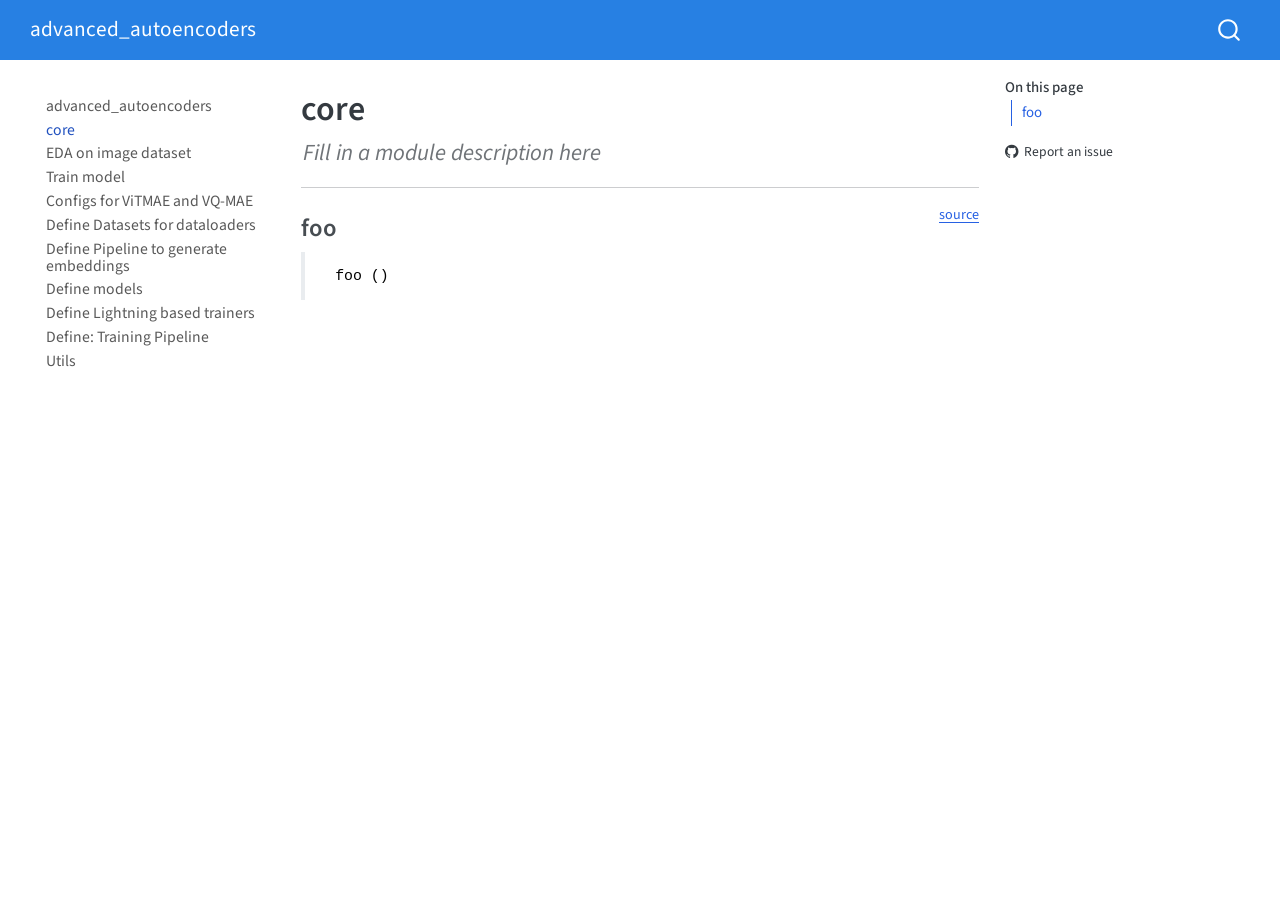
<file: core.html>
<!DOCTYPE html>
<html xmlns="http://www.w3.org/1999/xhtml" lang="en" xml:lang="en"><head>

<meta charset="utf-8">
<meta name="generator" content="quarto-1.4.554">

<meta name="viewport" content="width=device-width, initial-scale=1.0, user-scalable=yes">

<meta name="description" content="Fill in a module description here">

<title>advanced_autoencoders - core</title>
<style>
code{white-space: pre-wrap;}
span.smallcaps{font-variant: small-caps;}
div.columns{display: flex; gap: min(4vw, 1.5em);}
div.column{flex: auto; overflow-x: auto;}
div.hanging-indent{margin-left: 1.5em; text-indent: -1.5em;}
ul.task-list{list-style: none;}
ul.task-list li input[type="checkbox"] {
  width: 0.8em;
  margin: 0 0.8em 0.2em -1em; /* quarto-specific, see https://github.com/quarto-dev/quarto-cli/issues/4556 */ 
  vertical-align: middle;
}
</style>


<script src="site_libs/quarto-nav/quarto-nav.js"></script>
<script src="site_libs/quarto-nav/headroom.min.js"></script>
<script src="site_libs/clipboard/clipboard.min.js"></script>
<script src="site_libs/quarto-search/autocomplete.umd.js"></script>
<script src="site_libs/quarto-search/fuse.min.js"></script>
<script src="site_libs/quarto-search/quarto-search.js"></script>
<meta name="quarto:offset" content="./">
<script src="site_libs/quarto-html/quarto.js"></script>
<script src="site_libs/quarto-html/popper.min.js"></script>
<script src="site_libs/quarto-html/tippy.umd.min.js"></script>
<script src="site_libs/quarto-html/anchor.min.js"></script>
<link href="site_libs/quarto-html/tippy.css" rel="stylesheet">
<link href="site_libs/quarto-html/quarto-syntax-highlighting.css" rel="stylesheet" id="quarto-text-highlighting-styles">
<script src="site_libs/bootstrap/bootstrap.min.js"></script>
<link href="site_libs/bootstrap/bootstrap-icons.css" rel="stylesheet">
<link href="site_libs/bootstrap/bootstrap.min.css" rel="stylesheet" id="quarto-bootstrap" data-mode="light">
<script id="quarto-search-options" type="application/json">{
  "location": "navbar",
  "copy-button": false,
  "collapse-after": 3,
  "panel-placement": "end",
  "type": "overlay",
  "limit": 50,
  "keyboard-shortcut": [
    "f",
    "/",
    "s"
  ],
  "show-item-context": false,
  "language": {
    "search-no-results-text": "No results",
    "search-matching-documents-text": "matching documents",
    "search-copy-link-title": "Copy link to search",
    "search-hide-matches-text": "Hide additional matches",
    "search-more-match-text": "more match in this document",
    "search-more-matches-text": "more matches in this document",
    "search-clear-button-title": "Clear",
    "search-text-placeholder": "",
    "search-detached-cancel-button-title": "Cancel",
    "search-submit-button-title": "Submit",
    "search-label": "Search"
  }
}</script>


<link rel="stylesheet" href="styles.css">
<meta property="og:title" content="advanced_autoencoders - core">
<meta property="og:description" content="Fill in a module description here">
<meta property="og:site_name" content="advanced_autoencoders">
<meta name="twitter:title" content="advanced_autoencoders - core">
<meta name="twitter:description" content="Fill in a module description here">
<meta name="twitter:card" content="summary">
</head>

<body class="nav-sidebar floating nav-fixed">

<div id="quarto-search-results"></div>
  <header id="quarto-header" class="headroom fixed-top">
    <nav class="navbar navbar-expand-lg " data-bs-theme="dark">
      <div class="navbar-container container-fluid">
      <div class="navbar-brand-container mx-auto">
    <a class="navbar-brand" href="./index.html">
    <span class="navbar-title">advanced_autoencoders</span>
    </a>
  </div>
        <div class="quarto-navbar-tools tools-end">
</div>
          <div id="quarto-search" class="" title="Search"></div>
      </div> <!-- /container-fluid -->
    </nav>
  <nav class="quarto-secondary-nav">
    <div class="container-fluid d-flex">
      <button type="button" class="quarto-btn-toggle btn" data-bs-toggle="collapse" data-bs-target=".quarto-sidebar-collapse-item" aria-controls="quarto-sidebar" aria-expanded="false" aria-label="Toggle sidebar navigation" onclick="if (window.quartoToggleHeadroom) { window.quartoToggleHeadroom(); }">
        <i class="bi bi-layout-text-sidebar-reverse"></i>
      </button>
        <nav class="quarto-page-breadcrumbs" aria-label="breadcrumb"><ol class="breadcrumb"><li class="breadcrumb-item"><a href="./core.html">core</a></li></ol></nav>
        <a class="flex-grow-1" role="button" data-bs-toggle="collapse" data-bs-target=".quarto-sidebar-collapse-item" aria-controls="quarto-sidebar" aria-expanded="false" aria-label="Toggle sidebar navigation" onclick="if (window.quartoToggleHeadroom) { window.quartoToggleHeadroom(); }">      
        </a>
    </div>
  </nav>
</header>
<!-- content -->
<div id="quarto-content" class="quarto-container page-columns page-rows-contents page-layout-article page-navbar">
<!-- sidebar -->
  <nav id="quarto-sidebar" class="sidebar collapse collapse-horizontal quarto-sidebar-collapse-item sidebar-navigation floating overflow-auto">
    <div class="sidebar-menu-container"> 
    <ul class="list-unstyled mt-1">
        <li class="sidebar-item">
  <div class="sidebar-item-container"> 
  <a href="./index.html" class="sidebar-item-text sidebar-link">
 <span class="menu-text">advanced_autoencoders</span></a>
  </div>
</li>
        <li class="sidebar-item">
  <div class="sidebar-item-container"> 
  <a href="./core.html" class="sidebar-item-text sidebar-link active">
 <span class="menu-text">core</span></a>
  </div>
</li>
        <li class="sidebar-item">
  <div class="sidebar-item-container"> 
  <a href="./eda_data.html" class="sidebar-item-text sidebar-link">
 <span class="menu-text">EDA on image dataset</span></a>
  </div>
</li>
        <li class="sidebar-item">
  <div class="sidebar-item-container"> 
  <a href="./train.html" class="sidebar-item-text sidebar-link">
 <span class="menu-text">Train model</span></a>
  </div>
</li>
        <li class="sidebar-item">
  <div class="sidebar-item-container"> 
  <a href="./config.html" class="sidebar-item-text sidebar-link">
 <span class="menu-text">Configs for ViTMAE and VQ-MAE</span></a>
  </div>
</li>
        <li class="sidebar-item">
  <div class="sidebar-item-container"> 
  <a href="./dataset.html" class="sidebar-item-text sidebar-link">
 <span class="menu-text">Define Datasets for dataloaders</span></a>
  </div>
</li>
        <li class="sidebar-item">
  <div class="sidebar-item-container"> 
  <a href="./inference_pipeline.html" class="sidebar-item-text sidebar-link">
 <span class="menu-text">Define Pipeline to generate embeddings</span></a>
  </div>
</li>
        <li class="sidebar-item">
  <div class="sidebar-item-container"> 
  <a href="./models.html" class="sidebar-item-text sidebar-link">
 <span class="menu-text">Define models</span></a>
  </div>
</li>
        <li class="sidebar-item">
  <div class="sidebar-item-container"> 
  <a href="./trainers.html" class="sidebar-item-text sidebar-link">
 <span class="menu-text">Define Lightning based trainers</span></a>
  </div>
</li>
        <li class="sidebar-item">
  <div class="sidebar-item-container"> 
  <a href="./training_pipeline.html" class="sidebar-item-text sidebar-link">
 <span class="menu-text">Define: Training Pipeline</span></a>
  </div>
</li>
        <li class="sidebar-item">
  <div class="sidebar-item-container"> 
  <a href="./utils.html" class="sidebar-item-text sidebar-link">
 <span class="menu-text">Utils</span></a>
  </div>
</li>
    </ul>
    </div>
</nav>
<div id="quarto-sidebar-glass" class="quarto-sidebar-collapse-item" data-bs-toggle="collapse" data-bs-target=".quarto-sidebar-collapse-item"></div>
<!-- margin-sidebar -->
    <div id="quarto-margin-sidebar" class="sidebar margin-sidebar">
        <nav id="TOC" role="doc-toc" class="toc-active">
    <h2 id="toc-title">On this page</h2>
   
  <ul>
  <li><a href="#foo" id="toc-foo" class="nav-link active" data-scroll-target="#foo">foo</a></li>
  </ul>
<div class="toc-actions"><ul><li><a href="https://github.com/rohitMalhotra07/advanced_autoencoders/issues/new" class="toc-action"><i class="bi bi-github"></i>Report an issue</a></li></ul></div></nav>
    </div>
<!-- main -->
<main class="content" id="quarto-document-content">

<header id="title-block-header" class="quarto-title-block default">
<div class="quarto-title">
<h1 class="title">core</h1>
</div>

<div>
  <div class="description">
    Fill in a module description here
  </div>
</div>


<div class="quarto-title-meta">

    
  
    
  </div>
  


</header>


<!-- WARNING: THIS FILE WAS AUTOGENERATED! DO NOT EDIT! -->
<hr>
<p><a href="https://github.com/rohitMalhotra07/advanced_autoencoders/blob/main/advanced_autoencoders/core.py#L7" target="_blank" style="float:right; font-size:smaller">source</a></p>
<section id="foo" class="level3">
<h3 class="anchored" data-anchor-id="foo">foo</h3>
<blockquote class="blockquote">
<pre><code> foo ()</code></pre>
</blockquote>


</section>

</main> <!-- /main -->
<script id="quarto-html-after-body" type="application/javascript">
window.document.addEventListener("DOMContentLoaded", function (event) {
  const toggleBodyColorMode = (bsSheetEl) => {
    const mode = bsSheetEl.getAttribute("data-mode");
    const bodyEl = window.document.querySelector("body");
    if (mode === "dark") {
      bodyEl.classList.add("quarto-dark");
      bodyEl.classList.remove("quarto-light");
    } else {
      bodyEl.classList.add("quarto-light");
      bodyEl.classList.remove("quarto-dark");
    }
  }
  const toggleBodyColorPrimary = () => {
    const bsSheetEl = window.document.querySelector("link#quarto-bootstrap");
    if (bsSheetEl) {
      toggleBodyColorMode(bsSheetEl);
    }
  }
  toggleBodyColorPrimary();  
  const icon = "";
  const anchorJS = new window.AnchorJS();
  anchorJS.options = {
    placement: 'right',
    icon: icon
  };
  anchorJS.add('.anchored');
  const isCodeAnnotation = (el) => {
    for (const clz of el.classList) {
      if (clz.startsWith('code-annotation-')) {                     
        return true;
      }
    }
    return false;
  }
  const clipboard = new window.ClipboardJS('.code-copy-button', {
    text: function(trigger) {
      const codeEl = trigger.previousElementSibling.cloneNode(true);
      for (const childEl of codeEl.children) {
        if (isCodeAnnotation(childEl)) {
          childEl.remove();
        }
      }
      return codeEl.innerText;
    }
  });
  clipboard.on('success', function(e) {
    // button target
    const button = e.trigger;
    // don't keep focus
    button.blur();
    // flash "checked"
    button.classList.add('code-copy-button-checked');
    var currentTitle = button.getAttribute("title");
    button.setAttribute("title", "Copied!");
    let tooltip;
    if (window.bootstrap) {
      button.setAttribute("data-bs-toggle", "tooltip");
      button.setAttribute("data-bs-placement", "left");
      button.setAttribute("data-bs-title", "Copied!");
      tooltip = new bootstrap.Tooltip(button, 
        { trigger: "manual", 
          customClass: "code-copy-button-tooltip",
          offset: [0, -8]});
      tooltip.show();    
    }
    setTimeout(function() {
      if (tooltip) {
        tooltip.hide();
        button.removeAttribute("data-bs-title");
        button.removeAttribute("data-bs-toggle");
        button.removeAttribute("data-bs-placement");
      }
      button.setAttribute("title", currentTitle);
      button.classList.remove('code-copy-button-checked');
    }, 1000);
    // clear code selection
    e.clearSelection();
  });
    var localhostRegex = new RegExp(/^(?:http|https):\/\/localhost\:?[0-9]*\//);
    var mailtoRegex = new RegExp(/^mailto:/);
      var filterRegex = new RegExp("https:\/\/rohitMalhotra07\.github\.io\/advanced_autoencoders");
    var isInternal = (href) => {
        return filterRegex.test(href) || localhostRegex.test(href) || mailtoRegex.test(href);
    }
    // Inspect non-navigation links and adorn them if external
 	var links = window.document.querySelectorAll('a[href]:not(.nav-link):not(.navbar-brand):not(.toc-action):not(.sidebar-link):not(.sidebar-item-toggle):not(.pagination-link):not(.no-external):not([aria-hidden]):not(.dropdown-item):not(.quarto-navigation-tool)');
    for (var i=0; i<links.length; i++) {
      const link = links[i];
      if (!isInternal(link.href)) {
        // undo the damage that might have been done by quarto-nav.js in the case of
        // links that we want to consider external
        if (link.dataset.originalHref !== undefined) {
          link.href = link.dataset.originalHref;
        }
      }
    }
  function tippyHover(el, contentFn, onTriggerFn, onUntriggerFn) {
    const config = {
      allowHTML: true,
      maxWidth: 500,
      delay: 100,
      arrow: false,
      appendTo: function(el) {
          return el.parentElement;
      },
      interactive: true,
      interactiveBorder: 10,
      theme: 'quarto',
      placement: 'bottom-start',
    };
    if (contentFn) {
      config.content = contentFn;
    }
    if (onTriggerFn) {
      config.onTrigger = onTriggerFn;
    }
    if (onUntriggerFn) {
      config.onUntrigger = onUntriggerFn;
    }
    window.tippy(el, config); 
  }
  const noterefs = window.document.querySelectorAll('a[role="doc-noteref"]');
  for (var i=0; i<noterefs.length; i++) {
    const ref = noterefs[i];
    tippyHover(ref, function() {
      // use id or data attribute instead here
      let href = ref.getAttribute('data-footnote-href') || ref.getAttribute('href');
      try { href = new URL(href).hash; } catch {}
      const id = href.replace(/^#\/?/, "");
      const note = window.document.getElementById(id);
      if (note) {
        return note.innerHTML;
      } else {
        return "";
      }
    });
  }
  const xrefs = window.document.querySelectorAll('a.quarto-xref');
  const processXRef = (id, note) => {
    // Strip column container classes
    const stripColumnClz = (el) => {
      el.classList.remove("page-full", "page-columns");
      if (el.children) {
        for (const child of el.children) {
          stripColumnClz(child);
        }
      }
    }
    stripColumnClz(note)
    if (id === null || id.startsWith('sec-')) {
      // Special case sections, only their first couple elements
      const container = document.createElement("div");
      if (note.children && note.children.length > 2) {
        container.appendChild(note.children[0].cloneNode(true));
        for (let i = 1; i < note.children.length; i++) {
          const child = note.children[i];
          if (child.tagName === "P" && child.innerText === "") {
            continue;
          } else {
            container.appendChild(child.cloneNode(true));
            break;
          }
        }
        if (window.Quarto?.typesetMath) {
          window.Quarto.typesetMath(container);
        }
        return container.innerHTML
      } else {
        if (window.Quarto?.typesetMath) {
          window.Quarto.typesetMath(note);
        }
        return note.innerHTML;
      }
    } else {
      // Remove any anchor links if they are present
      const anchorLink = note.querySelector('a.anchorjs-link');
      if (anchorLink) {
        anchorLink.remove();
      }
      if (window.Quarto?.typesetMath) {
        window.Quarto.typesetMath(note);
      }
      // TODO in 1.5, we should make sure this works without a callout special case
      if (note.classList.contains("callout")) {
        return note.outerHTML;
      } else {
        return note.innerHTML;
      }
    }
  }
  for (var i=0; i<xrefs.length; i++) {
    const xref = xrefs[i];
    tippyHover(xref, undefined, function(instance) {
      instance.disable();
      let url = xref.getAttribute('href');
      let hash = undefined; 
      if (url.startsWith('#')) {
        hash = url;
      } else {
        try { hash = new URL(url).hash; } catch {}
      }
      if (hash) {
        const id = hash.replace(/^#\/?/, "");
        const note = window.document.getElementById(id);
        if (note !== null) {
          try {
            const html = processXRef(id, note.cloneNode(true));
            instance.setContent(html);
          } finally {
            instance.enable();
            instance.show();
          }
        } else {
          // See if we can fetch this
          fetch(url.split('#')[0])
          .then(res => res.text())
          .then(html => {
            const parser = new DOMParser();
            const htmlDoc = parser.parseFromString(html, "text/html");
            const note = htmlDoc.getElementById(id);
            if (note !== null) {
              const html = processXRef(id, note);
              instance.setContent(html);
            } 
          }).finally(() => {
            instance.enable();
            instance.show();
          });
        }
      } else {
        // See if we can fetch a full url (with no hash to target)
        // This is a special case and we should probably do some content thinning / targeting
        fetch(url)
        .then(res => res.text())
        .then(html => {
          const parser = new DOMParser();
          const htmlDoc = parser.parseFromString(html, "text/html");
          const note = htmlDoc.querySelector('main.content');
          if (note !== null) {
            // This should only happen for chapter cross references
            // (since there is no id in the URL)
            // remove the first header
            if (note.children.length > 0 && note.children[0].tagName === "HEADER") {
              note.children[0].remove();
            }
            const html = processXRef(null, note);
            instance.setContent(html);
          } 
        }).finally(() => {
          instance.enable();
          instance.show();
        });
      }
    }, function(instance) {
    });
  }
      let selectedAnnoteEl;
      const selectorForAnnotation = ( cell, annotation) => {
        let cellAttr = 'data-code-cell="' + cell + '"';
        let lineAttr = 'data-code-annotation="' +  annotation + '"';
        const selector = 'span[' + cellAttr + '][' + lineAttr + ']';
        return selector;
      }
      const selectCodeLines = (annoteEl) => {
        const doc = window.document;
        const targetCell = annoteEl.getAttribute("data-target-cell");
        const targetAnnotation = annoteEl.getAttribute("data-target-annotation");
        const annoteSpan = window.document.querySelector(selectorForAnnotation(targetCell, targetAnnotation));
        const lines = annoteSpan.getAttribute("data-code-lines").split(",");
        const lineIds = lines.map((line) => {
          return targetCell + "-" + line;
        })
        let top = null;
        let height = null;
        let parent = null;
        if (lineIds.length > 0) {
            //compute the position of the single el (top and bottom and make a div)
            const el = window.document.getElementById(lineIds[0]);
            top = el.offsetTop;
            height = el.offsetHeight;
            parent = el.parentElement.parentElement;
          if (lineIds.length > 1) {
            const lastEl = window.document.getElementById(lineIds[lineIds.length - 1]);
            const bottom = lastEl.offsetTop + lastEl.offsetHeight;
            height = bottom - top;
          }
          if (top !== null && height !== null && parent !== null) {
            // cook up a div (if necessary) and position it 
            let div = window.document.getElementById("code-annotation-line-highlight");
            if (div === null) {
              div = window.document.createElement("div");
              div.setAttribute("id", "code-annotation-line-highlight");
              div.style.position = 'absolute';
              parent.appendChild(div);
            }
            div.style.top = top - 2 + "px";
            div.style.height = height + 4 + "px";
            div.style.left = 0;
            let gutterDiv = window.document.getElementById("code-annotation-line-highlight-gutter");
            if (gutterDiv === null) {
              gutterDiv = window.document.createElement("div");
              gutterDiv.setAttribute("id", "code-annotation-line-highlight-gutter");
              gutterDiv.style.position = 'absolute';
              const codeCell = window.document.getElementById(targetCell);
              const gutter = codeCell.querySelector('.code-annotation-gutter');
              gutter.appendChild(gutterDiv);
            }
            gutterDiv.style.top = top - 2 + "px";
            gutterDiv.style.height = height + 4 + "px";
          }
          selectedAnnoteEl = annoteEl;
        }
      };
      const unselectCodeLines = () => {
        const elementsIds = ["code-annotation-line-highlight", "code-annotation-line-highlight-gutter"];
        elementsIds.forEach((elId) => {
          const div = window.document.getElementById(elId);
          if (div) {
            div.remove();
          }
        });
        selectedAnnoteEl = undefined;
      };
        // Handle positioning of the toggle
    window.addEventListener(
      "resize",
      throttle(() => {
        elRect = undefined;
        if (selectedAnnoteEl) {
          selectCodeLines(selectedAnnoteEl);
        }
      }, 10)
    );
    function throttle(fn, ms) {
    let throttle = false;
    let timer;
      return (...args) => {
        if(!throttle) { // first call gets through
            fn.apply(this, args);
            throttle = true;
        } else { // all the others get throttled
            if(timer) clearTimeout(timer); // cancel #2
            timer = setTimeout(() => {
              fn.apply(this, args);
              timer = throttle = false;
            }, ms);
        }
      };
    }
      // Attach click handler to the DT
      const annoteDls = window.document.querySelectorAll('dt[data-target-cell]');
      for (const annoteDlNode of annoteDls) {
        annoteDlNode.addEventListener('click', (event) => {
          const clickedEl = event.target;
          if (clickedEl !== selectedAnnoteEl) {
            unselectCodeLines();
            const activeEl = window.document.querySelector('dt[data-target-cell].code-annotation-active');
            if (activeEl) {
              activeEl.classList.remove('code-annotation-active');
            }
            selectCodeLines(clickedEl);
            clickedEl.classList.add('code-annotation-active');
          } else {
            // Unselect the line
            unselectCodeLines();
            clickedEl.classList.remove('code-annotation-active');
          }
        });
      }
  const findCites = (el) => {
    const parentEl = el.parentElement;
    if (parentEl) {
      const cites = parentEl.dataset.cites;
      if (cites) {
        return {
          el,
          cites: cites.split(' ')
        };
      } else {
        return findCites(el.parentElement)
      }
    } else {
      return undefined;
    }
  };
  var bibliorefs = window.document.querySelectorAll('a[role="doc-biblioref"]');
  for (var i=0; i<bibliorefs.length; i++) {
    const ref = bibliorefs[i];
    const citeInfo = findCites(ref);
    if (citeInfo) {
      tippyHover(citeInfo.el, function() {
        var popup = window.document.createElement('div');
        citeInfo.cites.forEach(function(cite) {
          var citeDiv = window.document.createElement('div');
          citeDiv.classList.add('hanging-indent');
          citeDiv.classList.add('csl-entry');
          var biblioDiv = window.document.getElementById('ref-' + cite);
          if (biblioDiv) {
            citeDiv.innerHTML = biblioDiv.innerHTML;
          }
          popup.appendChild(citeDiv);
        });
        return popup.innerHTML;
      });
    }
  }
});
</script>
</div> <!-- /content -->




<footer class="footer"><div class="nav-footer"><div class="nav-footer-center"><div class="toc-actions d-sm-block d-md-none"><ul><li><a href="https://github.com/rohitMalhotra07/advanced_autoencoders/issues/new" class="toc-action"><i class="bi bi-github"></i>Report an issue</a></li></ul></div></div></div></footer></body></html>
</file>
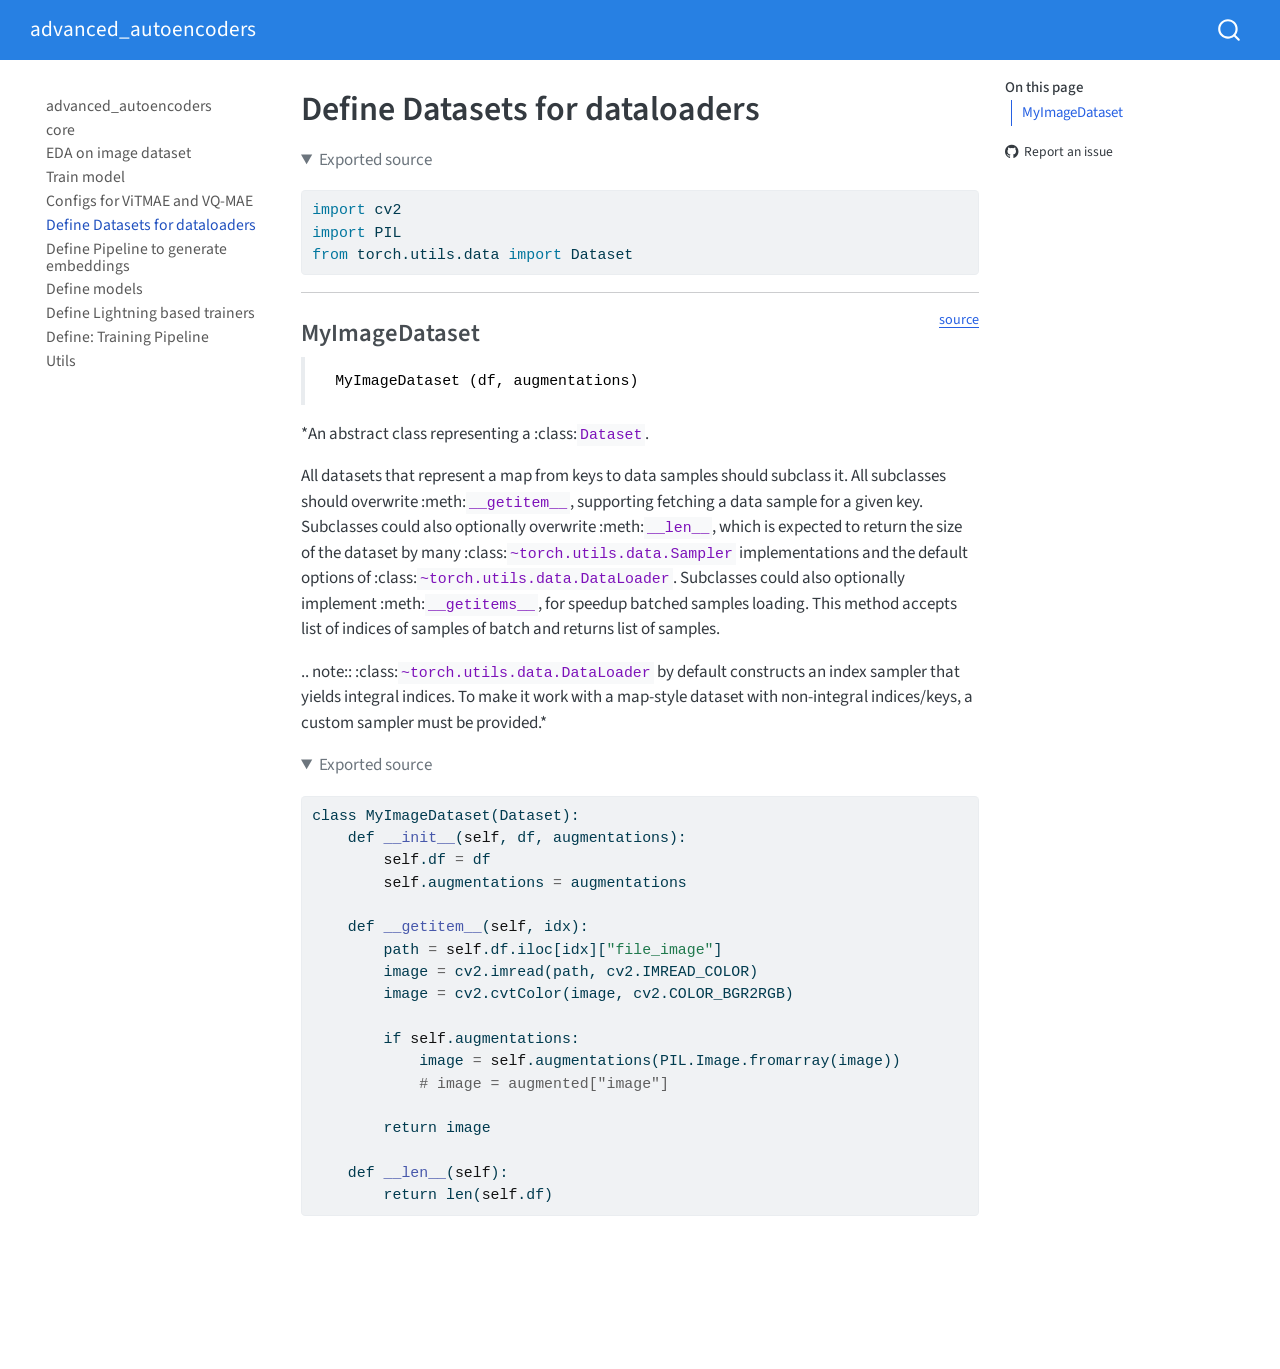
<file: dataset.html>
<!DOCTYPE html>
<html xmlns="http://www.w3.org/1999/xhtml" lang="en" xml:lang="en"><head>

<meta charset="utf-8">
<meta name="generator" content="quarto-1.4.554">

<meta name="viewport" content="width=device-width, initial-scale=1.0, user-scalable=yes">


<title>advanced_autoencoders - Define Datasets for dataloaders</title>
<style>
code{white-space: pre-wrap;}
span.smallcaps{font-variant: small-caps;}
div.columns{display: flex; gap: min(4vw, 1.5em);}
div.column{flex: auto; overflow-x: auto;}
div.hanging-indent{margin-left: 1.5em; text-indent: -1.5em;}
ul.task-list{list-style: none;}
ul.task-list li input[type="checkbox"] {
  width: 0.8em;
  margin: 0 0.8em 0.2em -1em; /* quarto-specific, see https://github.com/quarto-dev/quarto-cli/issues/4556 */ 
  vertical-align: middle;
}
/* CSS for syntax highlighting */
pre > code.sourceCode { white-space: pre; position: relative; }
pre > code.sourceCode > span { line-height: 1.25; }
pre > code.sourceCode > span:empty { height: 1.2em; }
.sourceCode { overflow: visible; }
code.sourceCode > span { color: inherit; text-decoration: inherit; }
div.sourceCode { margin: 1em 0; }
pre.sourceCode { margin: 0; }
@media screen {
div.sourceCode { overflow: auto; }
}
@media print {
pre > code.sourceCode { white-space: pre-wrap; }
pre > code.sourceCode > span { text-indent: -5em; padding-left: 5em; }
}
pre.numberSource code
  { counter-reset: source-line 0; }
pre.numberSource code > span
  { position: relative; left: -4em; counter-increment: source-line; }
pre.numberSource code > span > a:first-child::before
  { content: counter(source-line);
    position: relative; left: -1em; text-align: right; vertical-align: baseline;
    border: none; display: inline-block;
    -webkit-touch-callout: none; -webkit-user-select: none;
    -khtml-user-select: none; -moz-user-select: none;
    -ms-user-select: none; user-select: none;
    padding: 0 4px; width: 4em;
  }
pre.numberSource { margin-left: 3em;  padding-left: 4px; }
div.sourceCode
  {   }
@media screen {
pre > code.sourceCode > span > a:first-child::before { text-decoration: underline; }
}
</style>


<script src="site_libs/quarto-nav/quarto-nav.js"></script>
<script src="site_libs/quarto-nav/headroom.min.js"></script>
<script src="site_libs/clipboard/clipboard.min.js"></script>
<script src="site_libs/quarto-search/autocomplete.umd.js"></script>
<script src="site_libs/quarto-search/fuse.min.js"></script>
<script src="site_libs/quarto-search/quarto-search.js"></script>
<meta name="quarto:offset" content="./">
<script src="site_libs/quarto-html/quarto.js"></script>
<script src="site_libs/quarto-html/popper.min.js"></script>
<script src="site_libs/quarto-html/tippy.umd.min.js"></script>
<script src="site_libs/quarto-html/anchor.min.js"></script>
<link href="site_libs/quarto-html/tippy.css" rel="stylesheet">
<link href="site_libs/quarto-html/quarto-syntax-highlighting.css" rel="stylesheet" id="quarto-text-highlighting-styles">
<script src="site_libs/bootstrap/bootstrap.min.js"></script>
<link href="site_libs/bootstrap/bootstrap-icons.css" rel="stylesheet">
<link href="site_libs/bootstrap/bootstrap.min.css" rel="stylesheet" id="quarto-bootstrap" data-mode="light">
<script id="quarto-search-options" type="application/json">{
  "location": "navbar",
  "copy-button": false,
  "collapse-after": 3,
  "panel-placement": "end",
  "type": "overlay",
  "limit": 50,
  "keyboard-shortcut": [
    "f",
    "/",
    "s"
  ],
  "show-item-context": false,
  "language": {
    "search-no-results-text": "No results",
    "search-matching-documents-text": "matching documents",
    "search-copy-link-title": "Copy link to search",
    "search-hide-matches-text": "Hide additional matches",
    "search-more-match-text": "more match in this document",
    "search-more-matches-text": "more matches in this document",
    "search-clear-button-title": "Clear",
    "search-text-placeholder": "",
    "search-detached-cancel-button-title": "Cancel",
    "search-submit-button-title": "Submit",
    "search-label": "Search"
  }
}</script>


<link rel="stylesheet" href="styles.css">
<meta property="og:title" content="advanced_autoencoders - Define Datasets for dataloaders">
<meta property="og:description" content="Train VQ-VAE and ViTMAE for image embeddings">
<meta property="og:site_name" content="advanced_autoencoders">
<meta name="twitter:title" content="advanced_autoencoders - Define Datasets for dataloaders">
<meta name="twitter:description" content="Train VQ-VAE and ViTMAE for image embeddings">
<meta name="twitter:card" content="summary">
</head>

<body class="nav-sidebar floating nav-fixed">

<div id="quarto-search-results"></div>
  <header id="quarto-header" class="headroom fixed-top">
    <nav class="navbar navbar-expand-lg " data-bs-theme="dark">
      <div class="navbar-container container-fluid">
      <div class="navbar-brand-container mx-auto">
    <a class="navbar-brand" href="./index.html">
    <span class="navbar-title">advanced_autoencoders</span>
    </a>
  </div>
        <div class="quarto-navbar-tools tools-end">
</div>
          <div id="quarto-search" class="" title="Search"></div>
      </div> <!-- /container-fluid -->
    </nav>
  <nav class="quarto-secondary-nav">
    <div class="container-fluid d-flex">
      <button type="button" class="quarto-btn-toggle btn" data-bs-toggle="collapse" data-bs-target=".quarto-sidebar-collapse-item" aria-controls="quarto-sidebar" aria-expanded="false" aria-label="Toggle sidebar navigation" onclick="if (window.quartoToggleHeadroom) { window.quartoToggleHeadroom(); }">
        <i class="bi bi-layout-text-sidebar-reverse"></i>
      </button>
        <nav class="quarto-page-breadcrumbs" aria-label="breadcrumb"><ol class="breadcrumb"><li class="breadcrumb-item"><a href="./dataset.html">Define Datasets for dataloaders</a></li></ol></nav>
        <a class="flex-grow-1" role="button" data-bs-toggle="collapse" data-bs-target=".quarto-sidebar-collapse-item" aria-controls="quarto-sidebar" aria-expanded="false" aria-label="Toggle sidebar navigation" onclick="if (window.quartoToggleHeadroom) { window.quartoToggleHeadroom(); }">      
        </a>
    </div>
  </nav>
</header>
<!-- content -->
<div id="quarto-content" class="quarto-container page-columns page-rows-contents page-layout-article page-navbar">
<!-- sidebar -->
  <nav id="quarto-sidebar" class="sidebar collapse collapse-horizontal quarto-sidebar-collapse-item sidebar-navigation floating overflow-auto">
    <div class="sidebar-menu-container"> 
    <ul class="list-unstyled mt-1">
        <li class="sidebar-item">
  <div class="sidebar-item-container"> 
  <a href="./index.html" class="sidebar-item-text sidebar-link">
 <span class="menu-text">advanced_autoencoders</span></a>
  </div>
</li>
        <li class="sidebar-item">
  <div class="sidebar-item-container"> 
  <a href="./core.html" class="sidebar-item-text sidebar-link">
 <span class="menu-text">core</span></a>
  </div>
</li>
        <li class="sidebar-item">
  <div class="sidebar-item-container"> 
  <a href="./eda_data.html" class="sidebar-item-text sidebar-link">
 <span class="menu-text">EDA on image dataset</span></a>
  </div>
</li>
        <li class="sidebar-item">
  <div class="sidebar-item-container"> 
  <a href="./train.html" class="sidebar-item-text sidebar-link">
 <span class="menu-text">Train model</span></a>
  </div>
</li>
        <li class="sidebar-item">
  <div class="sidebar-item-container"> 
  <a href="./config.html" class="sidebar-item-text sidebar-link">
 <span class="menu-text">Configs for ViTMAE and VQ-MAE</span></a>
  </div>
</li>
        <li class="sidebar-item">
  <div class="sidebar-item-container"> 
  <a href="./dataset.html" class="sidebar-item-text sidebar-link active">
 <span class="menu-text">Define Datasets for dataloaders</span></a>
  </div>
</li>
        <li class="sidebar-item">
  <div class="sidebar-item-container"> 
  <a href="./inference_pipeline.html" class="sidebar-item-text sidebar-link">
 <span class="menu-text">Define Pipeline to generate embeddings</span></a>
  </div>
</li>
        <li class="sidebar-item">
  <div class="sidebar-item-container"> 
  <a href="./models.html" class="sidebar-item-text sidebar-link">
 <span class="menu-text">Define models</span></a>
  </div>
</li>
        <li class="sidebar-item">
  <div class="sidebar-item-container"> 
  <a href="./trainers.html" class="sidebar-item-text sidebar-link">
 <span class="menu-text">Define Lightning based trainers</span></a>
  </div>
</li>
        <li class="sidebar-item">
  <div class="sidebar-item-container"> 
  <a href="./training_pipeline.html" class="sidebar-item-text sidebar-link">
 <span class="menu-text">Define: Training Pipeline</span></a>
  </div>
</li>
        <li class="sidebar-item">
  <div class="sidebar-item-container"> 
  <a href="./utils.html" class="sidebar-item-text sidebar-link">
 <span class="menu-text">Utils</span></a>
  </div>
</li>
    </ul>
    </div>
</nav>
<div id="quarto-sidebar-glass" class="quarto-sidebar-collapse-item" data-bs-toggle="collapse" data-bs-target=".quarto-sidebar-collapse-item"></div>
<!-- margin-sidebar -->
    <div id="quarto-margin-sidebar" class="sidebar margin-sidebar">
        <nav id="TOC" role="doc-toc" class="toc-active">
    <h2 id="toc-title">On this page</h2>
   
  <ul>
  <li><a href="#myimagedataset" id="toc-myimagedataset" class="nav-link active" data-scroll-target="#myimagedataset">MyImageDataset</a></li>
  </ul>
<div class="toc-actions"><ul><li><a href="https://github.com/rohitMalhotra07/advanced_autoencoders/issues/new" class="toc-action"><i class="bi bi-github"></i>Report an issue</a></li></ul></div></nav>
    </div>
<!-- main -->
<main class="content" id="quarto-document-content">

<header id="title-block-header" class="quarto-title-block default">
<div class="quarto-title">
<h1 class="title">Define Datasets for dataloaders</h1>
</div>



<div class="quarto-title-meta">

    
  
    
  </div>
  


</header>


<!-- WARNING: THIS FILE WAS AUTOGENERATED! DO NOT EDIT! -->
<div id="9661d1f7-9768-4bad-8987-b2e90e0102fb" class="cell">
<details open="" class="code-fold">
<summary>Exported source</summary>
<div class="sourceCode cell-code" id="cb1"><pre class="sourceCode python code-with-copy"><code class="sourceCode python"><span id="cb1-1"><a href="#cb1-1" aria-hidden="true" tabindex="-1"></a><span class="im">import</span> cv2</span>
<span id="cb1-2"><a href="#cb1-2" aria-hidden="true" tabindex="-1"></a><span class="im">import</span> PIL</span>
<span id="cb1-3"><a href="#cb1-3" aria-hidden="true" tabindex="-1"></a><span class="im">from</span> torch.utils.data <span class="im">import</span> Dataset</span></code><button title="Copy to Clipboard" class="code-copy-button"><i class="bi"></i></button></pre></div>
</details>
</div>
<hr>
<p><a href="https://github.com/rohitMalhotra07/advanced_autoencoders/blob/main/advanced_autoencoders/dataset.py#L12" target="_blank" style="float:right; font-size:smaller">source</a></p>
<section id="myimagedataset" class="level3">
<h3 class="anchored" data-anchor-id="myimagedataset">MyImageDataset</h3>
<blockquote class="blockquote">
<pre><code> MyImageDataset (df, augmentations)</code></pre>
</blockquote>
<p>*An abstract class representing a :class:<code>Dataset</code>.</p>
<p>All datasets that represent a map from keys to data samples should subclass it. All subclasses should overwrite :meth:<code>__getitem__</code>, supporting fetching a data sample for a given key. Subclasses could also optionally overwrite :meth:<code>__len__</code>, which is expected to return the size of the dataset by many :class:<code>~torch.utils.data.Sampler</code> implementations and the default options of :class:<code>~torch.utils.data.DataLoader</code>. Subclasses could also optionally implement :meth:<code>__getitems__</code>, for speedup batched samples loading. This method accepts list of indices of samples of batch and returns list of samples.</p>
<p>.. note:: :class:<code>~torch.utils.data.DataLoader</code> by default constructs an index sampler that yields integral indices. To make it work with a map-style dataset with non-integral indices/keys, a custom sampler must be provided.*</p>
<div id="19079b22-6e03-4e23-babb-6af4fd244cb2" class="cell">
<details open="" class="code-fold">
<summary>Exported source</summary>
<div class="sourceCode cell-code" id="cb3"><pre class="sourceCode python code-with-copy"><code class="sourceCode python"><span id="cb3-1"><a href="#cb3-1" aria-hidden="true" tabindex="-1"></a><span class="kw">class</span> MyImageDataset(Dataset):</span>
<span id="cb3-2"><a href="#cb3-2" aria-hidden="true" tabindex="-1"></a>    <span class="kw">def</span> <span class="fu">__init__</span>(<span class="va">self</span>, df, augmentations):</span>
<span id="cb3-3"><a href="#cb3-3" aria-hidden="true" tabindex="-1"></a>        <span class="va">self</span>.df <span class="op">=</span> df</span>
<span id="cb3-4"><a href="#cb3-4" aria-hidden="true" tabindex="-1"></a>        <span class="va">self</span>.augmentations <span class="op">=</span> augmentations</span>
<span id="cb3-5"><a href="#cb3-5" aria-hidden="true" tabindex="-1"></a></span>
<span id="cb3-6"><a href="#cb3-6" aria-hidden="true" tabindex="-1"></a>    <span class="kw">def</span> <span class="fu">__getitem__</span>(<span class="va">self</span>, idx):</span>
<span id="cb3-7"><a href="#cb3-7" aria-hidden="true" tabindex="-1"></a>        path <span class="op">=</span> <span class="va">self</span>.df.iloc[idx][<span class="st">"file_image"</span>]</span>
<span id="cb3-8"><a href="#cb3-8" aria-hidden="true" tabindex="-1"></a>        image <span class="op">=</span> cv2.imread(path, cv2.IMREAD_COLOR)</span>
<span id="cb3-9"><a href="#cb3-9" aria-hidden="true" tabindex="-1"></a>        image <span class="op">=</span> cv2.cvtColor(image, cv2.COLOR_BGR2RGB)</span>
<span id="cb3-10"><a href="#cb3-10" aria-hidden="true" tabindex="-1"></a></span>
<span id="cb3-11"><a href="#cb3-11" aria-hidden="true" tabindex="-1"></a>        <span class="cf">if</span> <span class="va">self</span>.augmentations:</span>
<span id="cb3-12"><a href="#cb3-12" aria-hidden="true" tabindex="-1"></a>            image <span class="op">=</span> <span class="va">self</span>.augmentations(PIL.Image.fromarray(image))</span>
<span id="cb3-13"><a href="#cb3-13" aria-hidden="true" tabindex="-1"></a>            <span class="co"># image = augmented["image"]</span></span>
<span id="cb3-14"><a href="#cb3-14" aria-hidden="true" tabindex="-1"></a></span>
<span id="cb3-15"><a href="#cb3-15" aria-hidden="true" tabindex="-1"></a>        <span class="cf">return</span> image</span>
<span id="cb3-16"><a href="#cb3-16" aria-hidden="true" tabindex="-1"></a></span>
<span id="cb3-17"><a href="#cb3-17" aria-hidden="true" tabindex="-1"></a>    <span class="kw">def</span> <span class="fu">__len__</span>(<span class="va">self</span>):</span>
<span id="cb3-18"><a href="#cb3-18" aria-hidden="true" tabindex="-1"></a>        <span class="cf">return</span> <span class="bu">len</span>(<span class="va">self</span>.df)</span></code><button title="Copy to Clipboard" class="code-copy-button"><i class="bi"></i></button></pre></div>
</details>
</div>


</section>

</main> <!-- /main -->
<script id="quarto-html-after-body" type="application/javascript">
window.document.addEventListener("DOMContentLoaded", function (event) {
  const toggleBodyColorMode = (bsSheetEl) => {
    const mode = bsSheetEl.getAttribute("data-mode");
    const bodyEl = window.document.querySelector("body");
    if (mode === "dark") {
      bodyEl.classList.add("quarto-dark");
      bodyEl.classList.remove("quarto-light");
    } else {
      bodyEl.classList.add("quarto-light");
      bodyEl.classList.remove("quarto-dark");
    }
  }
  const toggleBodyColorPrimary = () => {
    const bsSheetEl = window.document.querySelector("link#quarto-bootstrap");
    if (bsSheetEl) {
      toggleBodyColorMode(bsSheetEl);
    }
  }
  toggleBodyColorPrimary();  
  const icon = "";
  const anchorJS = new window.AnchorJS();
  anchorJS.options = {
    placement: 'right',
    icon: icon
  };
  anchorJS.add('.anchored');
  const isCodeAnnotation = (el) => {
    for (const clz of el.classList) {
      if (clz.startsWith('code-annotation-')) {                     
        return true;
      }
    }
    return false;
  }
  const clipboard = new window.ClipboardJS('.code-copy-button', {
    text: function(trigger) {
      const codeEl = trigger.previousElementSibling.cloneNode(true);
      for (const childEl of codeEl.children) {
        if (isCodeAnnotation(childEl)) {
          childEl.remove();
        }
      }
      return codeEl.innerText;
    }
  });
  clipboard.on('success', function(e) {
    // button target
    const button = e.trigger;
    // don't keep focus
    button.blur();
    // flash "checked"
    button.classList.add('code-copy-button-checked');
    var currentTitle = button.getAttribute("title");
    button.setAttribute("title", "Copied!");
    let tooltip;
    if (window.bootstrap) {
      button.setAttribute("data-bs-toggle", "tooltip");
      button.setAttribute("data-bs-placement", "left");
      button.setAttribute("data-bs-title", "Copied!");
      tooltip = new bootstrap.Tooltip(button, 
        { trigger: "manual", 
          customClass: "code-copy-button-tooltip",
          offset: [0, -8]});
      tooltip.show();    
    }
    setTimeout(function() {
      if (tooltip) {
        tooltip.hide();
        button.removeAttribute("data-bs-title");
        button.removeAttribute("data-bs-toggle");
        button.removeAttribute("data-bs-placement");
      }
      button.setAttribute("title", currentTitle);
      button.classList.remove('code-copy-button-checked');
    }, 1000);
    // clear code selection
    e.clearSelection();
  });
    var localhostRegex = new RegExp(/^(?:http|https):\/\/localhost\:?[0-9]*\//);
    var mailtoRegex = new RegExp(/^mailto:/);
      var filterRegex = new RegExp("https:\/\/rohitMalhotra07\.github\.io\/advanced_autoencoders");
    var isInternal = (href) => {
        return filterRegex.test(href) || localhostRegex.test(href) || mailtoRegex.test(href);
    }
    // Inspect non-navigation links and adorn them if external
 	var links = window.document.querySelectorAll('a[href]:not(.nav-link):not(.navbar-brand):not(.toc-action):not(.sidebar-link):not(.sidebar-item-toggle):not(.pagination-link):not(.no-external):not([aria-hidden]):not(.dropdown-item):not(.quarto-navigation-tool)');
    for (var i=0; i<links.length; i++) {
      const link = links[i];
      if (!isInternal(link.href)) {
        // undo the damage that might have been done by quarto-nav.js in the case of
        // links that we want to consider external
        if (link.dataset.originalHref !== undefined) {
          link.href = link.dataset.originalHref;
        }
      }
    }
  function tippyHover(el, contentFn, onTriggerFn, onUntriggerFn) {
    const config = {
      allowHTML: true,
      maxWidth: 500,
      delay: 100,
      arrow: false,
      appendTo: function(el) {
          return el.parentElement;
      },
      interactive: true,
      interactiveBorder: 10,
      theme: 'quarto',
      placement: 'bottom-start',
    };
    if (contentFn) {
      config.content = contentFn;
    }
    if (onTriggerFn) {
      config.onTrigger = onTriggerFn;
    }
    if (onUntriggerFn) {
      config.onUntrigger = onUntriggerFn;
    }
    window.tippy(el, config); 
  }
  const noterefs = window.document.querySelectorAll('a[role="doc-noteref"]');
  for (var i=0; i<noterefs.length; i++) {
    const ref = noterefs[i];
    tippyHover(ref, function() {
      // use id or data attribute instead here
      let href = ref.getAttribute('data-footnote-href') || ref.getAttribute('href');
      try { href = new URL(href).hash; } catch {}
      const id = href.replace(/^#\/?/, "");
      const note = window.document.getElementById(id);
      if (note) {
        return note.innerHTML;
      } else {
        return "";
      }
    });
  }
  const xrefs = window.document.querySelectorAll('a.quarto-xref');
  const processXRef = (id, note) => {
    // Strip column container classes
    const stripColumnClz = (el) => {
      el.classList.remove("page-full", "page-columns");
      if (el.children) {
        for (const child of el.children) {
          stripColumnClz(child);
        }
      }
    }
    stripColumnClz(note)
    if (id === null || id.startsWith('sec-')) {
      // Special case sections, only their first couple elements
      const container = document.createElement("div");
      if (note.children && note.children.length > 2) {
        container.appendChild(note.children[0].cloneNode(true));
        for (let i = 1; i < note.children.length; i++) {
          const child = note.children[i];
          if (child.tagName === "P" && child.innerText === "") {
            continue;
          } else {
            container.appendChild(child.cloneNode(true));
            break;
          }
        }
        if (window.Quarto?.typesetMath) {
          window.Quarto.typesetMath(container);
        }
        return container.innerHTML
      } else {
        if (window.Quarto?.typesetMath) {
          window.Quarto.typesetMath(note);
        }
        return note.innerHTML;
      }
    } else {
      // Remove any anchor links if they are present
      const anchorLink = note.querySelector('a.anchorjs-link');
      if (anchorLink) {
        anchorLink.remove();
      }
      if (window.Quarto?.typesetMath) {
        window.Quarto.typesetMath(note);
      }
      // TODO in 1.5, we should make sure this works without a callout special case
      if (note.classList.contains("callout")) {
        return note.outerHTML;
      } else {
        return note.innerHTML;
      }
    }
  }
  for (var i=0; i<xrefs.length; i++) {
    const xref = xrefs[i];
    tippyHover(xref, undefined, function(instance) {
      instance.disable();
      let url = xref.getAttribute('href');
      let hash = undefined; 
      if (url.startsWith('#')) {
        hash = url;
      } else {
        try { hash = new URL(url).hash; } catch {}
      }
      if (hash) {
        const id = hash.replace(/^#\/?/, "");
        const note = window.document.getElementById(id);
        if (note !== null) {
          try {
            const html = processXRef(id, note.cloneNode(true));
            instance.setContent(html);
          } finally {
            instance.enable();
            instance.show();
          }
        } else {
          // See if we can fetch this
          fetch(url.split('#')[0])
          .then(res => res.text())
          .then(html => {
            const parser = new DOMParser();
            const htmlDoc = parser.parseFromString(html, "text/html");
            const note = htmlDoc.getElementById(id);
            if (note !== null) {
              const html = processXRef(id, note);
              instance.setContent(html);
            } 
          }).finally(() => {
            instance.enable();
            instance.show();
          });
        }
      } else {
        // See if we can fetch a full url (with no hash to target)
        // This is a special case and we should probably do some content thinning / targeting
        fetch(url)
        .then(res => res.text())
        .then(html => {
          const parser = new DOMParser();
          const htmlDoc = parser.parseFromString(html, "text/html");
          const note = htmlDoc.querySelector('main.content');
          if (note !== null) {
            // This should only happen for chapter cross references
            // (since there is no id in the URL)
            // remove the first header
            if (note.children.length > 0 && note.children[0].tagName === "HEADER") {
              note.children[0].remove();
            }
            const html = processXRef(null, note);
            instance.setContent(html);
          } 
        }).finally(() => {
          instance.enable();
          instance.show();
        });
      }
    }, function(instance) {
    });
  }
      let selectedAnnoteEl;
      const selectorForAnnotation = ( cell, annotation) => {
        let cellAttr = 'data-code-cell="' + cell + '"';
        let lineAttr = 'data-code-annotation="' +  annotation + '"';
        const selector = 'span[' + cellAttr + '][' + lineAttr + ']';
        return selector;
      }
      const selectCodeLines = (annoteEl) => {
        const doc = window.document;
        const targetCell = annoteEl.getAttribute("data-target-cell");
        const targetAnnotation = annoteEl.getAttribute("data-target-annotation");
        const annoteSpan = window.document.querySelector(selectorForAnnotation(targetCell, targetAnnotation));
        const lines = annoteSpan.getAttribute("data-code-lines").split(",");
        const lineIds = lines.map((line) => {
          return targetCell + "-" + line;
        })
        let top = null;
        let height = null;
        let parent = null;
        if (lineIds.length > 0) {
            //compute the position of the single el (top and bottom and make a div)
            const el = window.document.getElementById(lineIds[0]);
            top = el.offsetTop;
            height = el.offsetHeight;
            parent = el.parentElement.parentElement;
          if (lineIds.length > 1) {
            const lastEl = window.document.getElementById(lineIds[lineIds.length - 1]);
            const bottom = lastEl.offsetTop + lastEl.offsetHeight;
            height = bottom - top;
          }
          if (top !== null && height !== null && parent !== null) {
            // cook up a div (if necessary) and position it 
            let div = window.document.getElementById("code-annotation-line-highlight");
            if (div === null) {
              div = window.document.createElement("div");
              div.setAttribute("id", "code-annotation-line-highlight");
              div.style.position = 'absolute';
              parent.appendChild(div);
            }
            div.style.top = top - 2 + "px";
            div.style.height = height + 4 + "px";
            div.style.left = 0;
            let gutterDiv = window.document.getElementById("code-annotation-line-highlight-gutter");
            if (gutterDiv === null) {
              gutterDiv = window.document.createElement("div");
              gutterDiv.setAttribute("id", "code-annotation-line-highlight-gutter");
              gutterDiv.style.position = 'absolute';
              const codeCell = window.document.getElementById(targetCell);
              const gutter = codeCell.querySelector('.code-annotation-gutter');
              gutter.appendChild(gutterDiv);
            }
            gutterDiv.style.top = top - 2 + "px";
            gutterDiv.style.height = height + 4 + "px";
          }
          selectedAnnoteEl = annoteEl;
        }
      };
      const unselectCodeLines = () => {
        const elementsIds = ["code-annotation-line-highlight", "code-annotation-line-highlight-gutter"];
        elementsIds.forEach((elId) => {
          const div = window.document.getElementById(elId);
          if (div) {
            div.remove();
          }
        });
        selectedAnnoteEl = undefined;
      };
        // Handle positioning of the toggle
    window.addEventListener(
      "resize",
      throttle(() => {
        elRect = undefined;
        if (selectedAnnoteEl) {
          selectCodeLines(selectedAnnoteEl);
        }
      }, 10)
    );
    function throttle(fn, ms) {
    let throttle = false;
    let timer;
      return (...args) => {
        if(!throttle) { // first call gets through
            fn.apply(this, args);
            throttle = true;
        } else { // all the others get throttled
            if(timer) clearTimeout(timer); // cancel #2
            timer = setTimeout(() => {
              fn.apply(this, args);
              timer = throttle = false;
            }, ms);
        }
      };
    }
      // Attach click handler to the DT
      const annoteDls = window.document.querySelectorAll('dt[data-target-cell]');
      for (const annoteDlNode of annoteDls) {
        annoteDlNode.addEventListener('click', (event) => {
          const clickedEl = event.target;
          if (clickedEl !== selectedAnnoteEl) {
            unselectCodeLines();
            const activeEl = window.document.querySelector('dt[data-target-cell].code-annotation-active');
            if (activeEl) {
              activeEl.classList.remove('code-annotation-active');
            }
            selectCodeLines(clickedEl);
            clickedEl.classList.add('code-annotation-active');
          } else {
            // Unselect the line
            unselectCodeLines();
            clickedEl.classList.remove('code-annotation-active');
          }
        });
      }
  const findCites = (el) => {
    const parentEl = el.parentElement;
    if (parentEl) {
      const cites = parentEl.dataset.cites;
      if (cites) {
        return {
          el,
          cites: cites.split(' ')
        };
      } else {
        return findCites(el.parentElement)
      }
    } else {
      return undefined;
    }
  };
  var bibliorefs = window.document.querySelectorAll('a[role="doc-biblioref"]');
  for (var i=0; i<bibliorefs.length; i++) {
    const ref = bibliorefs[i];
    const citeInfo = findCites(ref);
    if (citeInfo) {
      tippyHover(citeInfo.el, function() {
        var popup = window.document.createElement('div');
        citeInfo.cites.forEach(function(cite) {
          var citeDiv = window.document.createElement('div');
          citeDiv.classList.add('hanging-indent');
          citeDiv.classList.add('csl-entry');
          var biblioDiv = window.document.getElementById('ref-' + cite);
          if (biblioDiv) {
            citeDiv.innerHTML = biblioDiv.innerHTML;
          }
          popup.appendChild(citeDiv);
        });
        return popup.innerHTML;
      });
    }
  }
});
</script>
</div> <!-- /content -->




<footer class="footer"><div class="nav-footer"><div class="nav-footer-center"><div class="toc-actions d-sm-block d-md-none"><ul><li><a href="https://github.com/rohitMalhotra07/advanced_autoencoders/issues/new" class="toc-action"><i class="bi bi-github"></i>Report an issue</a></li></ul></div></div></div></footer></body></html>
</file>
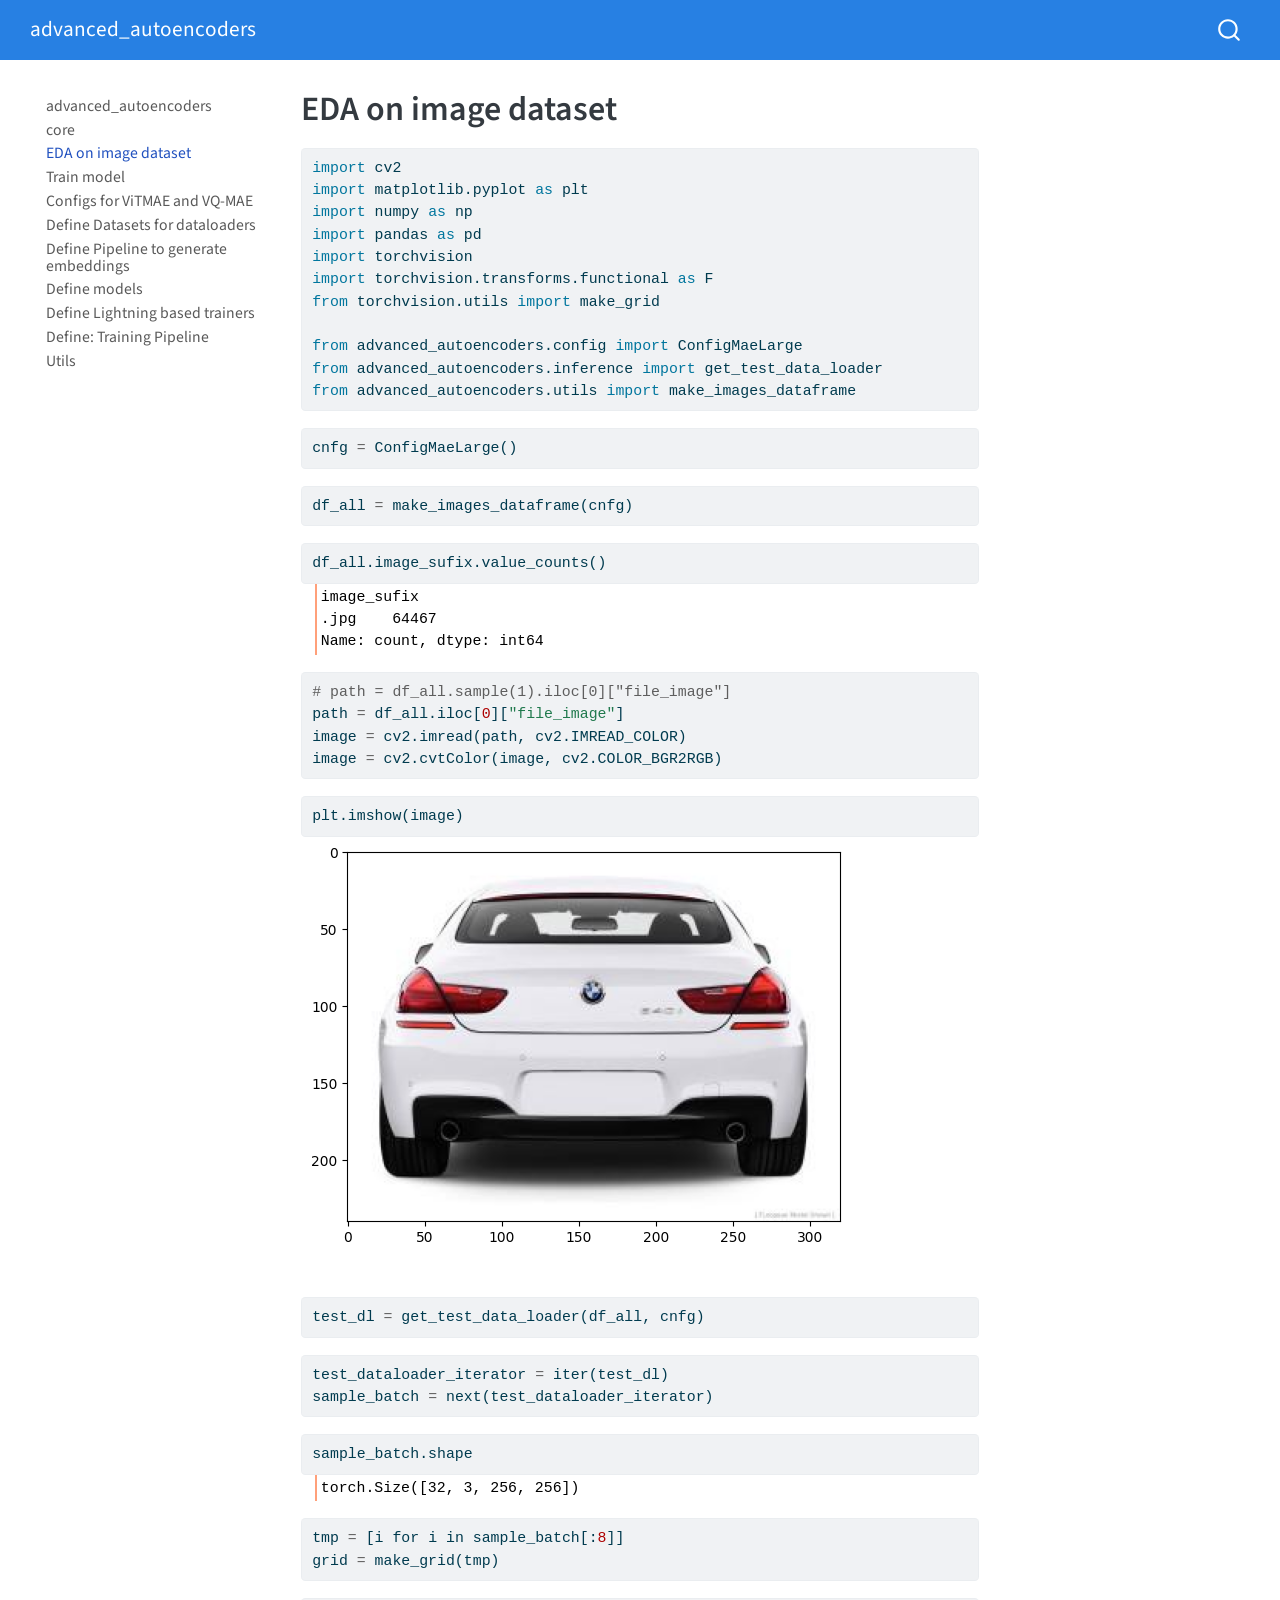
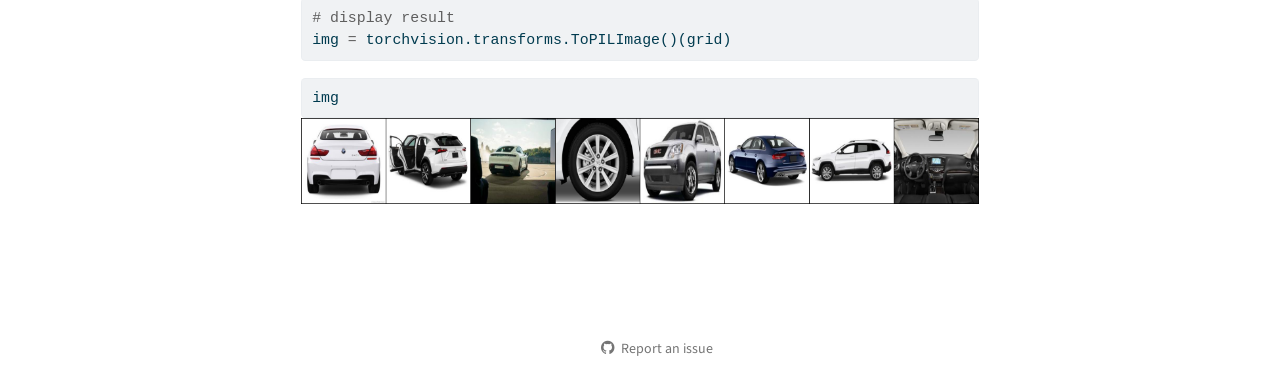
<file: eda_data.html>
<!DOCTYPE html>
<html xmlns="http://www.w3.org/1999/xhtml" lang="en" xml:lang="en"><head>

<meta charset="utf-8">
<meta name="generator" content="quarto-1.4.554">

<meta name="viewport" content="width=device-width, initial-scale=1.0, user-scalable=yes">


<title>advanced_autoencoders - EDA on image dataset</title>
<style>
code{white-space: pre-wrap;}
span.smallcaps{font-variant: small-caps;}
div.columns{display: flex; gap: min(4vw, 1.5em);}
div.column{flex: auto; overflow-x: auto;}
div.hanging-indent{margin-left: 1.5em; text-indent: -1.5em;}
ul.task-list{list-style: none;}
ul.task-list li input[type="checkbox"] {
  width: 0.8em;
  margin: 0 0.8em 0.2em -1em; /* quarto-specific, see https://github.com/quarto-dev/quarto-cli/issues/4556 */ 
  vertical-align: middle;
}
/* CSS for syntax highlighting */
pre > code.sourceCode { white-space: pre; position: relative; }
pre > code.sourceCode > span { line-height: 1.25; }
pre > code.sourceCode > span:empty { height: 1.2em; }
.sourceCode { overflow: visible; }
code.sourceCode > span { color: inherit; text-decoration: inherit; }
div.sourceCode { margin: 1em 0; }
pre.sourceCode { margin: 0; }
@media screen {
div.sourceCode { overflow: auto; }
}
@media print {
pre > code.sourceCode { white-space: pre-wrap; }
pre > code.sourceCode > span { text-indent: -5em; padding-left: 5em; }
}
pre.numberSource code
  { counter-reset: source-line 0; }
pre.numberSource code > span
  { position: relative; left: -4em; counter-increment: source-line; }
pre.numberSource code > span > a:first-child::before
  { content: counter(source-line);
    position: relative; left: -1em; text-align: right; vertical-align: baseline;
    border: none; display: inline-block;
    -webkit-touch-callout: none; -webkit-user-select: none;
    -khtml-user-select: none; -moz-user-select: none;
    -ms-user-select: none; user-select: none;
    padding: 0 4px; width: 4em;
  }
pre.numberSource { margin-left: 3em;  padding-left: 4px; }
div.sourceCode
  {   }
@media screen {
pre > code.sourceCode > span > a:first-child::before { text-decoration: underline; }
}
</style>


<script src="site_libs/quarto-nav/quarto-nav.js"></script>
<script src="site_libs/quarto-nav/headroom.min.js"></script>
<script src="site_libs/clipboard/clipboard.min.js"></script>
<script src="site_libs/quarto-search/autocomplete.umd.js"></script>
<script src="site_libs/quarto-search/fuse.min.js"></script>
<script src="site_libs/quarto-search/quarto-search.js"></script>
<meta name="quarto:offset" content="./">
<script src="site_libs/quarto-html/quarto.js"></script>
<script src="site_libs/quarto-html/popper.min.js"></script>
<script src="site_libs/quarto-html/tippy.umd.min.js"></script>
<script src="site_libs/quarto-html/anchor.min.js"></script>
<link href="site_libs/quarto-html/tippy.css" rel="stylesheet">
<link href="site_libs/quarto-html/quarto-syntax-highlighting.css" rel="stylesheet" id="quarto-text-highlighting-styles">
<script src="site_libs/bootstrap/bootstrap.min.js"></script>
<link href="site_libs/bootstrap/bootstrap-icons.css" rel="stylesheet">
<link href="site_libs/bootstrap/bootstrap.min.css" rel="stylesheet" id="quarto-bootstrap" data-mode="light">
<script id="quarto-search-options" type="application/json">{
  "location": "navbar",
  "copy-button": false,
  "collapse-after": 3,
  "panel-placement": "end",
  "type": "overlay",
  "limit": 50,
  "keyboard-shortcut": [
    "f",
    "/",
    "s"
  ],
  "show-item-context": false,
  "language": {
    "search-no-results-text": "No results",
    "search-matching-documents-text": "matching documents",
    "search-copy-link-title": "Copy link to search",
    "search-hide-matches-text": "Hide additional matches",
    "search-more-match-text": "more match in this document",
    "search-more-matches-text": "more matches in this document",
    "search-clear-button-title": "Clear",
    "search-text-placeholder": "",
    "search-detached-cancel-button-title": "Cancel",
    "search-submit-button-title": "Submit",
    "search-label": "Search"
  }
}</script>


<link rel="stylesheet" href="styles.css">
<meta property="og:title" content="advanced_autoencoders - EDA on image dataset">
<meta property="og:site_name" content="advanced_autoencoders">
<meta name="twitter:title" content="advanced_autoencoders - EDA on image dataset">
<meta name="twitter:card" content="summary">
</head>

<body class="nav-sidebar floating nav-fixed">

<div id="quarto-search-results"></div>
  <header id="quarto-header" class="headroom fixed-top">
    <nav class="navbar navbar-expand-lg " data-bs-theme="dark">
      <div class="navbar-container container-fluid">
      <div class="navbar-brand-container mx-auto">
    <a class="navbar-brand" href="./index.html">
    <span class="navbar-title">advanced_autoencoders</span>
    </a>
  </div>
        <div class="quarto-navbar-tools tools-end">
</div>
          <div id="quarto-search" class="" title="Search"></div>
      </div> <!-- /container-fluid -->
    </nav>
  <nav class="quarto-secondary-nav">
    <div class="container-fluid d-flex">
      <button type="button" class="quarto-btn-toggle btn" data-bs-toggle="collapse" data-bs-target=".quarto-sidebar-collapse-item" aria-controls="quarto-sidebar" aria-expanded="false" aria-label="Toggle sidebar navigation" onclick="if (window.quartoToggleHeadroom) { window.quartoToggleHeadroom(); }">
        <i class="bi bi-layout-text-sidebar-reverse"></i>
      </button>
        <nav class="quarto-page-breadcrumbs" aria-label="breadcrumb"><ol class="breadcrumb"><li class="breadcrumb-item"><a href="./eda_data.html">EDA on image dataset</a></li></ol></nav>
        <a class="flex-grow-1" role="button" data-bs-toggle="collapse" data-bs-target=".quarto-sidebar-collapse-item" aria-controls="quarto-sidebar" aria-expanded="false" aria-label="Toggle sidebar navigation" onclick="if (window.quartoToggleHeadroom) { window.quartoToggleHeadroom(); }">      
        </a>
    </div>
  </nav>
</header>
<!-- content -->
<div id="quarto-content" class="quarto-container page-columns page-rows-contents page-layout-article page-navbar">
<!-- sidebar -->
  <nav id="quarto-sidebar" class="sidebar collapse collapse-horizontal quarto-sidebar-collapse-item sidebar-navigation floating overflow-auto">
    <div class="sidebar-menu-container"> 
    <ul class="list-unstyled mt-1">
        <li class="sidebar-item">
  <div class="sidebar-item-container"> 
  <a href="./index.html" class="sidebar-item-text sidebar-link">
 <span class="menu-text">advanced_autoencoders</span></a>
  </div>
</li>
        <li class="sidebar-item">
  <div class="sidebar-item-container"> 
  <a href="./core.html" class="sidebar-item-text sidebar-link">
 <span class="menu-text">core</span></a>
  </div>
</li>
        <li class="sidebar-item">
  <div class="sidebar-item-container"> 
  <a href="./eda_data.html" class="sidebar-item-text sidebar-link active">
 <span class="menu-text">EDA on image dataset</span></a>
  </div>
</li>
        <li class="sidebar-item">
  <div class="sidebar-item-container"> 
  <a href="./train.html" class="sidebar-item-text sidebar-link">
 <span class="menu-text">Train model</span></a>
  </div>
</li>
        <li class="sidebar-item">
  <div class="sidebar-item-container"> 
  <a href="./config.html" class="sidebar-item-text sidebar-link">
 <span class="menu-text">Configs for ViTMAE and VQ-MAE</span></a>
  </div>
</li>
        <li class="sidebar-item">
  <div class="sidebar-item-container"> 
  <a href="./dataset.html" class="sidebar-item-text sidebar-link">
 <span class="menu-text">Define Datasets for dataloaders</span></a>
  </div>
</li>
        <li class="sidebar-item">
  <div class="sidebar-item-container"> 
  <a href="./inference_pipeline.html" class="sidebar-item-text sidebar-link">
 <span class="menu-text">Define Pipeline to generate embeddings</span></a>
  </div>
</li>
        <li class="sidebar-item">
  <div class="sidebar-item-container"> 
  <a href="./models.html" class="sidebar-item-text sidebar-link">
 <span class="menu-text">Define models</span></a>
  </div>
</li>
        <li class="sidebar-item">
  <div class="sidebar-item-container"> 
  <a href="./trainers.html" class="sidebar-item-text sidebar-link">
 <span class="menu-text">Define Lightning based trainers</span></a>
  </div>
</li>
        <li class="sidebar-item">
  <div class="sidebar-item-container"> 
  <a href="./training_pipeline.html" class="sidebar-item-text sidebar-link">
 <span class="menu-text">Define: Training Pipeline</span></a>
  </div>
</li>
        <li class="sidebar-item">
  <div class="sidebar-item-container"> 
  <a href="./utils.html" class="sidebar-item-text sidebar-link">
 <span class="menu-text">Utils</span></a>
  </div>
</li>
    </ul>
    </div>
</nav>
<div id="quarto-sidebar-glass" class="quarto-sidebar-collapse-item" data-bs-toggle="collapse" data-bs-target=".quarto-sidebar-collapse-item"></div>
<!-- margin-sidebar -->
    <div id="quarto-margin-sidebar" class="sidebar margin-sidebar">
        
    </div>
<!-- main -->
<main class="content" id="quarto-document-content">

<header id="title-block-header" class="quarto-title-block default">
<div class="quarto-title">
<h1 class="title">EDA on image dataset</h1>
</div>



<div class="quarto-title-meta">

    
  
    
  </div>
  


</header>


<!-- WARNING: THIS FILE WAS AUTOGENERATED! DO NOT EDIT! -->
<div id="0ba142a7-e9d0-47c7-bf2a-87535f09dca8" class="cell">
<div class="sourceCode cell-code" id="cb1"><pre class="sourceCode python code-with-copy"><code class="sourceCode python"><span id="cb1-1"><a href="#cb1-1" aria-hidden="true" tabindex="-1"></a><span class="im">import</span> cv2</span>
<span id="cb1-2"><a href="#cb1-2" aria-hidden="true" tabindex="-1"></a><span class="im">import</span> matplotlib.pyplot <span class="im">as</span> plt</span>
<span id="cb1-3"><a href="#cb1-3" aria-hidden="true" tabindex="-1"></a><span class="im">import</span> numpy <span class="im">as</span> np</span>
<span id="cb1-4"><a href="#cb1-4" aria-hidden="true" tabindex="-1"></a><span class="im">import</span> pandas <span class="im">as</span> pd</span>
<span id="cb1-5"><a href="#cb1-5" aria-hidden="true" tabindex="-1"></a><span class="im">import</span> torchvision</span>
<span id="cb1-6"><a href="#cb1-6" aria-hidden="true" tabindex="-1"></a><span class="im">import</span> torchvision.transforms.functional <span class="im">as</span> F</span>
<span id="cb1-7"><a href="#cb1-7" aria-hidden="true" tabindex="-1"></a><span class="im">from</span> torchvision.utils <span class="im">import</span> make_grid</span>
<span id="cb1-8"><a href="#cb1-8" aria-hidden="true" tabindex="-1"></a></span>
<span id="cb1-9"><a href="#cb1-9" aria-hidden="true" tabindex="-1"></a><span class="im">from</span> advanced_autoencoders.config <span class="im">import</span> ConfigMaeLarge</span>
<span id="cb1-10"><a href="#cb1-10" aria-hidden="true" tabindex="-1"></a><span class="im">from</span> advanced_autoencoders.inference <span class="im">import</span> get_test_data_loader</span>
<span id="cb1-11"><a href="#cb1-11" aria-hidden="true" tabindex="-1"></a><span class="im">from</span> advanced_autoencoders.utils <span class="im">import</span> make_images_dataframe</span></code><button title="Copy to Clipboard" class="code-copy-button"><i class="bi"></i></button></pre></div>
</div>
<div id="b09ee006-fdf8-4271-baf5-d6907e682969" class="cell">
<div class="sourceCode cell-code" id="cb2"><pre class="sourceCode python code-with-copy"><code class="sourceCode python"><span id="cb2-1"><a href="#cb2-1" aria-hidden="true" tabindex="-1"></a>cnfg <span class="op">=</span> ConfigMaeLarge()</span></code><button title="Copy to Clipboard" class="code-copy-button"><i class="bi"></i></button></pre></div>
</div>
<div id="ceb647f1-a156-4055-ab34-cb02cab0c89e" class="cell">
<div class="sourceCode cell-code" id="cb3"><pre class="sourceCode python code-with-copy"><code class="sourceCode python"><span id="cb3-1"><a href="#cb3-1" aria-hidden="true" tabindex="-1"></a>df_all <span class="op">=</span> make_images_dataframe(cnfg)</span></code><button title="Copy to Clipboard" class="code-copy-button"><i class="bi"></i></button></pre></div>
</div>
<div id="16ce3e77-b788-4a23-9266-780605bf73d9" class="cell">
<div class="sourceCode cell-code" id="cb4"><pre class="sourceCode python code-with-copy"><code class="sourceCode python"><span id="cb4-1"><a href="#cb4-1" aria-hidden="true" tabindex="-1"></a>df_all.image_sufix.value_counts()</span></code><button title="Copy to Clipboard" class="code-copy-button"><i class="bi"></i></button></pre></div>
<div class="cell-output cell-output-display">
<pre><code>image_sufix
.jpg    64467
Name: count, dtype: int64</code></pre>
</div>
</div>
<div id="082607d3-a7ed-435c-9ab5-53b34691d231" class="cell">
<div class="sourceCode cell-code" id="cb6"><pre class="sourceCode python code-with-copy"><code class="sourceCode python"><span id="cb6-1"><a href="#cb6-1" aria-hidden="true" tabindex="-1"></a><span class="co"># path = df_all.sample(1).iloc[0]["file_image"]</span></span>
<span id="cb6-2"><a href="#cb6-2" aria-hidden="true" tabindex="-1"></a>path <span class="op">=</span> df_all.iloc[<span class="dv">0</span>][<span class="st">"file_image"</span>]</span>
<span id="cb6-3"><a href="#cb6-3" aria-hidden="true" tabindex="-1"></a>image <span class="op">=</span> cv2.imread(path, cv2.IMREAD_COLOR)</span>
<span id="cb6-4"><a href="#cb6-4" aria-hidden="true" tabindex="-1"></a>image <span class="op">=</span> cv2.cvtColor(image, cv2.COLOR_BGR2RGB)</span></code><button title="Copy to Clipboard" class="code-copy-button"><i class="bi"></i></button></pre></div>
</div>
<div id="e641c56e-55a3-4a48-bd38-a34076029c71" class="cell">
<div class="sourceCode cell-code" id="cb7"><pre class="sourceCode python code-with-copy"><code class="sourceCode python"><span id="cb7-1"><a href="#cb7-1" aria-hidden="true" tabindex="-1"></a>plt.imshow(image)</span></code><button title="Copy to Clipboard" class="code-copy-button"><i class="bi"></i></button></pre></div>
<div class="cell-output cell-output-display">
<div>
<figure class="figure">
<p><img src="EDA_data_files/figure-html/cell-9-output-1.png" class="img-fluid figure-img"></p>
</figure>
</div>
</div>
</div>
<div id="8eb755d4-c2ab-4b5f-b431-b090c2adf3fb" class="cell">
<div class="sourceCode cell-code" id="cb8"><pre class="sourceCode python code-with-copy"><code class="sourceCode python"><span id="cb8-1"><a href="#cb8-1" aria-hidden="true" tabindex="-1"></a>test_dl <span class="op">=</span> get_test_data_loader(df_all, cnfg)</span></code><button title="Copy to Clipboard" class="code-copy-button"><i class="bi"></i></button></pre></div>
</div>
<div id="5c956260-0f32-45b2-a433-d36b9ed48bb0" class="cell">
<div class="sourceCode cell-code" id="cb9"><pre class="sourceCode python code-with-copy"><code class="sourceCode python"><span id="cb9-1"><a href="#cb9-1" aria-hidden="true" tabindex="-1"></a>test_dataloader_iterator <span class="op">=</span> <span class="bu">iter</span>(test_dl)</span>
<span id="cb9-2"><a href="#cb9-2" aria-hidden="true" tabindex="-1"></a>sample_batch <span class="op">=</span> <span class="bu">next</span>(test_dataloader_iterator)</span></code><button title="Copy to Clipboard" class="code-copy-button"><i class="bi"></i></button></pre></div>
</div>
<div id="df61ad6a-2fe9-456d-809e-9dc9ac02b832" class="cell">
<div class="sourceCode cell-code" id="cb10"><pre class="sourceCode python code-with-copy"><code class="sourceCode python"><span id="cb10-1"><a href="#cb10-1" aria-hidden="true" tabindex="-1"></a>sample_batch.shape</span></code><button title="Copy to Clipboard" class="code-copy-button"><i class="bi"></i></button></pre></div>
<div class="cell-output cell-output-display">
<pre><code>torch.Size([32, 3, 256, 256])</code></pre>
</div>
</div>
<div id="4a7a2986-116b-41ff-9bb7-4a437ac237b2" class="cell">
<div class="sourceCode cell-code" id="cb12"><pre class="sourceCode python code-with-copy"><code class="sourceCode python"><span id="cb12-1"><a href="#cb12-1" aria-hidden="true" tabindex="-1"></a>tmp <span class="op">=</span> [i <span class="cf">for</span> i <span class="kw">in</span> sample_batch[:<span class="dv">8</span>]]</span>
<span id="cb12-2"><a href="#cb12-2" aria-hidden="true" tabindex="-1"></a>grid <span class="op">=</span> make_grid(tmp)</span></code><button title="Copy to Clipboard" class="code-copy-button"><i class="bi"></i></button></pre></div>
</div>
<div id="65987312-9e90-4fac-9bea-a6bf0741cd3f" class="cell">
<div class="sourceCode cell-code" id="cb13"><pre class="sourceCode python code-with-copy"><code class="sourceCode python"><span id="cb13-1"><a href="#cb13-1" aria-hidden="true" tabindex="-1"></a><span class="co"># display result</span></span>
<span id="cb13-2"><a href="#cb13-2" aria-hidden="true" tabindex="-1"></a>img <span class="op">=</span> torchvision.transforms.ToPILImage()(grid)</span></code><button title="Copy to Clipboard" class="code-copy-button"><i class="bi"></i></button></pre></div>
</div>
<div id="3bd09aeb-34f7-4a69-8c1a-0482cdec5e4c" class="cell">
<div class="sourceCode cell-code" id="cb14"><pre class="sourceCode python code-with-copy"><code class="sourceCode python"><span id="cb14-1"><a href="#cb14-1" aria-hidden="true" tabindex="-1"></a>img</span></code><button title="Copy to Clipboard" class="code-copy-button"><i class="bi"></i></button></pre></div>
<div class="cell-output cell-output-display">
<div>
<figure class="figure">
<p><img src="EDA_data_files/figure-html/cell-16-output-1.png" class="img-fluid figure-img"></p>
</figure>
</div>
</div>
</div>



</main> <!-- /main -->
<script id="quarto-html-after-body" type="application/javascript">
window.document.addEventListener("DOMContentLoaded", function (event) {
  const toggleBodyColorMode = (bsSheetEl) => {
    const mode = bsSheetEl.getAttribute("data-mode");
    const bodyEl = window.document.querySelector("body");
    if (mode === "dark") {
      bodyEl.classList.add("quarto-dark");
      bodyEl.classList.remove("quarto-light");
    } else {
      bodyEl.classList.add("quarto-light");
      bodyEl.classList.remove("quarto-dark");
    }
  }
  const toggleBodyColorPrimary = () => {
    const bsSheetEl = window.document.querySelector("link#quarto-bootstrap");
    if (bsSheetEl) {
      toggleBodyColorMode(bsSheetEl);
    }
  }
  toggleBodyColorPrimary();  
  const icon = "";
  const anchorJS = new window.AnchorJS();
  anchorJS.options = {
    placement: 'right',
    icon: icon
  };
  anchorJS.add('.anchored');
  const isCodeAnnotation = (el) => {
    for (const clz of el.classList) {
      if (clz.startsWith('code-annotation-')) {                     
        return true;
      }
    }
    return false;
  }
  const clipboard = new window.ClipboardJS('.code-copy-button', {
    text: function(trigger) {
      const codeEl = trigger.previousElementSibling.cloneNode(true);
      for (const childEl of codeEl.children) {
        if (isCodeAnnotation(childEl)) {
          childEl.remove();
        }
      }
      return codeEl.innerText;
    }
  });
  clipboard.on('success', function(e) {
    // button target
    const button = e.trigger;
    // don't keep focus
    button.blur();
    // flash "checked"
    button.classList.add('code-copy-button-checked');
    var currentTitle = button.getAttribute("title");
    button.setAttribute("title", "Copied!");
    let tooltip;
    if (window.bootstrap) {
      button.setAttribute("data-bs-toggle", "tooltip");
      button.setAttribute("data-bs-placement", "left");
      button.setAttribute("data-bs-title", "Copied!");
      tooltip = new bootstrap.Tooltip(button, 
        { trigger: "manual", 
          customClass: "code-copy-button-tooltip",
          offset: [0, -8]});
      tooltip.show();    
    }
    setTimeout(function() {
      if (tooltip) {
        tooltip.hide();
        button.removeAttribute("data-bs-title");
        button.removeAttribute("data-bs-toggle");
        button.removeAttribute("data-bs-placement");
      }
      button.setAttribute("title", currentTitle);
      button.classList.remove('code-copy-button-checked');
    }, 1000);
    // clear code selection
    e.clearSelection();
  });
    var localhostRegex = new RegExp(/^(?:http|https):\/\/localhost\:?[0-9]*\//);
    var mailtoRegex = new RegExp(/^mailto:/);
      var filterRegex = new RegExp("https:\/\/rohitMalhotra07\.github\.io\/advanced_autoencoders");
    var isInternal = (href) => {
        return filterRegex.test(href) || localhostRegex.test(href) || mailtoRegex.test(href);
    }
    // Inspect non-navigation links and adorn them if external
 	var links = window.document.querySelectorAll('a[href]:not(.nav-link):not(.navbar-brand):not(.toc-action):not(.sidebar-link):not(.sidebar-item-toggle):not(.pagination-link):not(.no-external):not([aria-hidden]):not(.dropdown-item):not(.quarto-navigation-tool)');
    for (var i=0; i<links.length; i++) {
      const link = links[i];
      if (!isInternal(link.href)) {
        // undo the damage that might have been done by quarto-nav.js in the case of
        // links that we want to consider external
        if (link.dataset.originalHref !== undefined) {
          link.href = link.dataset.originalHref;
        }
      }
    }
  function tippyHover(el, contentFn, onTriggerFn, onUntriggerFn) {
    const config = {
      allowHTML: true,
      maxWidth: 500,
      delay: 100,
      arrow: false,
      appendTo: function(el) {
          return el.parentElement;
      },
      interactive: true,
      interactiveBorder: 10,
      theme: 'quarto',
      placement: 'bottom-start',
    };
    if (contentFn) {
      config.content = contentFn;
    }
    if (onTriggerFn) {
      config.onTrigger = onTriggerFn;
    }
    if (onUntriggerFn) {
      config.onUntrigger = onUntriggerFn;
    }
    window.tippy(el, config); 
  }
  const noterefs = window.document.querySelectorAll('a[role="doc-noteref"]');
  for (var i=0; i<noterefs.length; i++) {
    const ref = noterefs[i];
    tippyHover(ref, function() {
      // use id or data attribute instead here
      let href = ref.getAttribute('data-footnote-href') || ref.getAttribute('href');
      try { href = new URL(href).hash; } catch {}
      const id = href.replace(/^#\/?/, "");
      const note = window.document.getElementById(id);
      if (note) {
        return note.innerHTML;
      } else {
        return "";
      }
    });
  }
  const xrefs = window.document.querySelectorAll('a.quarto-xref');
  const processXRef = (id, note) => {
    // Strip column container classes
    const stripColumnClz = (el) => {
      el.classList.remove("page-full", "page-columns");
      if (el.children) {
        for (const child of el.children) {
          stripColumnClz(child);
        }
      }
    }
    stripColumnClz(note)
    if (id === null || id.startsWith('sec-')) {
      // Special case sections, only their first couple elements
      const container = document.createElement("div");
      if (note.children && note.children.length > 2) {
        container.appendChild(note.children[0].cloneNode(true));
        for (let i = 1; i < note.children.length; i++) {
          const child = note.children[i];
          if (child.tagName === "P" && child.innerText === "") {
            continue;
          } else {
            container.appendChild(child.cloneNode(true));
            break;
          }
        }
        if (window.Quarto?.typesetMath) {
          window.Quarto.typesetMath(container);
        }
        return container.innerHTML
      } else {
        if (window.Quarto?.typesetMath) {
          window.Quarto.typesetMath(note);
        }
        return note.innerHTML;
      }
    } else {
      // Remove any anchor links if they are present
      const anchorLink = note.querySelector('a.anchorjs-link');
      if (anchorLink) {
        anchorLink.remove();
      }
      if (window.Quarto?.typesetMath) {
        window.Quarto.typesetMath(note);
      }
      // TODO in 1.5, we should make sure this works without a callout special case
      if (note.classList.contains("callout")) {
        return note.outerHTML;
      } else {
        return note.innerHTML;
      }
    }
  }
  for (var i=0; i<xrefs.length; i++) {
    const xref = xrefs[i];
    tippyHover(xref, undefined, function(instance) {
      instance.disable();
      let url = xref.getAttribute('href');
      let hash = undefined; 
      if (url.startsWith('#')) {
        hash = url;
      } else {
        try { hash = new URL(url).hash; } catch {}
      }
      if (hash) {
        const id = hash.replace(/^#\/?/, "");
        const note = window.document.getElementById(id);
        if (note !== null) {
          try {
            const html = processXRef(id, note.cloneNode(true));
            instance.setContent(html);
          } finally {
            instance.enable();
            instance.show();
          }
        } else {
          // See if we can fetch this
          fetch(url.split('#')[0])
          .then(res => res.text())
          .then(html => {
            const parser = new DOMParser();
            const htmlDoc = parser.parseFromString(html, "text/html");
            const note = htmlDoc.getElementById(id);
            if (note !== null) {
              const html = processXRef(id, note);
              instance.setContent(html);
            } 
          }).finally(() => {
            instance.enable();
            instance.show();
          });
        }
      } else {
        // See if we can fetch a full url (with no hash to target)
        // This is a special case and we should probably do some content thinning / targeting
        fetch(url)
        .then(res => res.text())
        .then(html => {
          const parser = new DOMParser();
          const htmlDoc = parser.parseFromString(html, "text/html");
          const note = htmlDoc.querySelector('main.content');
          if (note !== null) {
            // This should only happen for chapter cross references
            // (since there is no id in the URL)
            // remove the first header
            if (note.children.length > 0 && note.children[0].tagName === "HEADER") {
              note.children[0].remove();
            }
            const html = processXRef(null, note);
            instance.setContent(html);
          } 
        }).finally(() => {
          instance.enable();
          instance.show();
        });
      }
    }, function(instance) {
    });
  }
      let selectedAnnoteEl;
      const selectorForAnnotation = ( cell, annotation) => {
        let cellAttr = 'data-code-cell="' + cell + '"';
        let lineAttr = 'data-code-annotation="' +  annotation + '"';
        const selector = 'span[' + cellAttr + '][' + lineAttr + ']';
        return selector;
      }
      const selectCodeLines = (annoteEl) => {
        const doc = window.document;
        const targetCell = annoteEl.getAttribute("data-target-cell");
        const targetAnnotation = annoteEl.getAttribute("data-target-annotation");
        const annoteSpan = window.document.querySelector(selectorForAnnotation(targetCell, targetAnnotation));
        const lines = annoteSpan.getAttribute("data-code-lines").split(",");
        const lineIds = lines.map((line) => {
          return targetCell + "-" + line;
        })
        let top = null;
        let height = null;
        let parent = null;
        if (lineIds.length > 0) {
            //compute the position of the single el (top and bottom and make a div)
            const el = window.document.getElementById(lineIds[0]);
            top = el.offsetTop;
            height = el.offsetHeight;
            parent = el.parentElement.parentElement;
          if (lineIds.length > 1) {
            const lastEl = window.document.getElementById(lineIds[lineIds.length - 1]);
            const bottom = lastEl.offsetTop + lastEl.offsetHeight;
            height = bottom - top;
          }
          if (top !== null && height !== null && parent !== null) {
            // cook up a div (if necessary) and position it 
            let div = window.document.getElementById("code-annotation-line-highlight");
            if (div === null) {
              div = window.document.createElement("div");
              div.setAttribute("id", "code-annotation-line-highlight");
              div.style.position = 'absolute';
              parent.appendChild(div);
            }
            div.style.top = top - 2 + "px";
            div.style.height = height + 4 + "px";
            div.style.left = 0;
            let gutterDiv = window.document.getElementById("code-annotation-line-highlight-gutter");
            if (gutterDiv === null) {
              gutterDiv = window.document.createElement("div");
              gutterDiv.setAttribute("id", "code-annotation-line-highlight-gutter");
              gutterDiv.style.position = 'absolute';
              const codeCell = window.document.getElementById(targetCell);
              const gutter = codeCell.querySelector('.code-annotation-gutter');
              gutter.appendChild(gutterDiv);
            }
            gutterDiv.style.top = top - 2 + "px";
            gutterDiv.style.height = height + 4 + "px";
          }
          selectedAnnoteEl = annoteEl;
        }
      };
      const unselectCodeLines = () => {
        const elementsIds = ["code-annotation-line-highlight", "code-annotation-line-highlight-gutter"];
        elementsIds.forEach((elId) => {
          const div = window.document.getElementById(elId);
          if (div) {
            div.remove();
          }
        });
        selectedAnnoteEl = undefined;
      };
        // Handle positioning of the toggle
    window.addEventListener(
      "resize",
      throttle(() => {
        elRect = undefined;
        if (selectedAnnoteEl) {
          selectCodeLines(selectedAnnoteEl);
        }
      }, 10)
    );
    function throttle(fn, ms) {
    let throttle = false;
    let timer;
      return (...args) => {
        if(!throttle) { // first call gets through
            fn.apply(this, args);
            throttle = true;
        } else { // all the others get throttled
            if(timer) clearTimeout(timer); // cancel #2
            timer = setTimeout(() => {
              fn.apply(this, args);
              timer = throttle = false;
            }, ms);
        }
      };
    }
      // Attach click handler to the DT
      const annoteDls = window.document.querySelectorAll('dt[data-target-cell]');
      for (const annoteDlNode of annoteDls) {
        annoteDlNode.addEventListener('click', (event) => {
          const clickedEl = event.target;
          if (clickedEl !== selectedAnnoteEl) {
            unselectCodeLines();
            const activeEl = window.document.querySelector('dt[data-target-cell].code-annotation-active');
            if (activeEl) {
              activeEl.classList.remove('code-annotation-active');
            }
            selectCodeLines(clickedEl);
            clickedEl.classList.add('code-annotation-active');
          } else {
            // Unselect the line
            unselectCodeLines();
            clickedEl.classList.remove('code-annotation-active');
          }
        });
      }
  const findCites = (el) => {
    const parentEl = el.parentElement;
    if (parentEl) {
      const cites = parentEl.dataset.cites;
      if (cites) {
        return {
          el,
          cites: cites.split(' ')
        };
      } else {
        return findCites(el.parentElement)
      }
    } else {
      return undefined;
    }
  };
  var bibliorefs = window.document.querySelectorAll('a[role="doc-biblioref"]');
  for (var i=0; i<bibliorefs.length; i++) {
    const ref = bibliorefs[i];
    const citeInfo = findCites(ref);
    if (citeInfo) {
      tippyHover(citeInfo.el, function() {
        var popup = window.document.createElement('div');
        citeInfo.cites.forEach(function(cite) {
          var citeDiv = window.document.createElement('div');
          citeDiv.classList.add('hanging-indent');
          citeDiv.classList.add('csl-entry');
          var biblioDiv = window.document.getElementById('ref-' + cite);
          if (biblioDiv) {
            citeDiv.innerHTML = biblioDiv.innerHTML;
          }
          popup.appendChild(citeDiv);
        });
        return popup.innerHTML;
      });
    }
  }
});
</script>
</div> <!-- /content -->




<footer class="footer"><div class="nav-footer"><div class="nav-footer-center"><div class="toc-actions"><ul><li><a href="https://github.com/rohitMalhotra07/advanced_autoencoders/issues/new" class="toc-action"><i class="bi bi-github"></i>Report an issue</a></li></ul></div></div></div></footer></body></html>
</file>
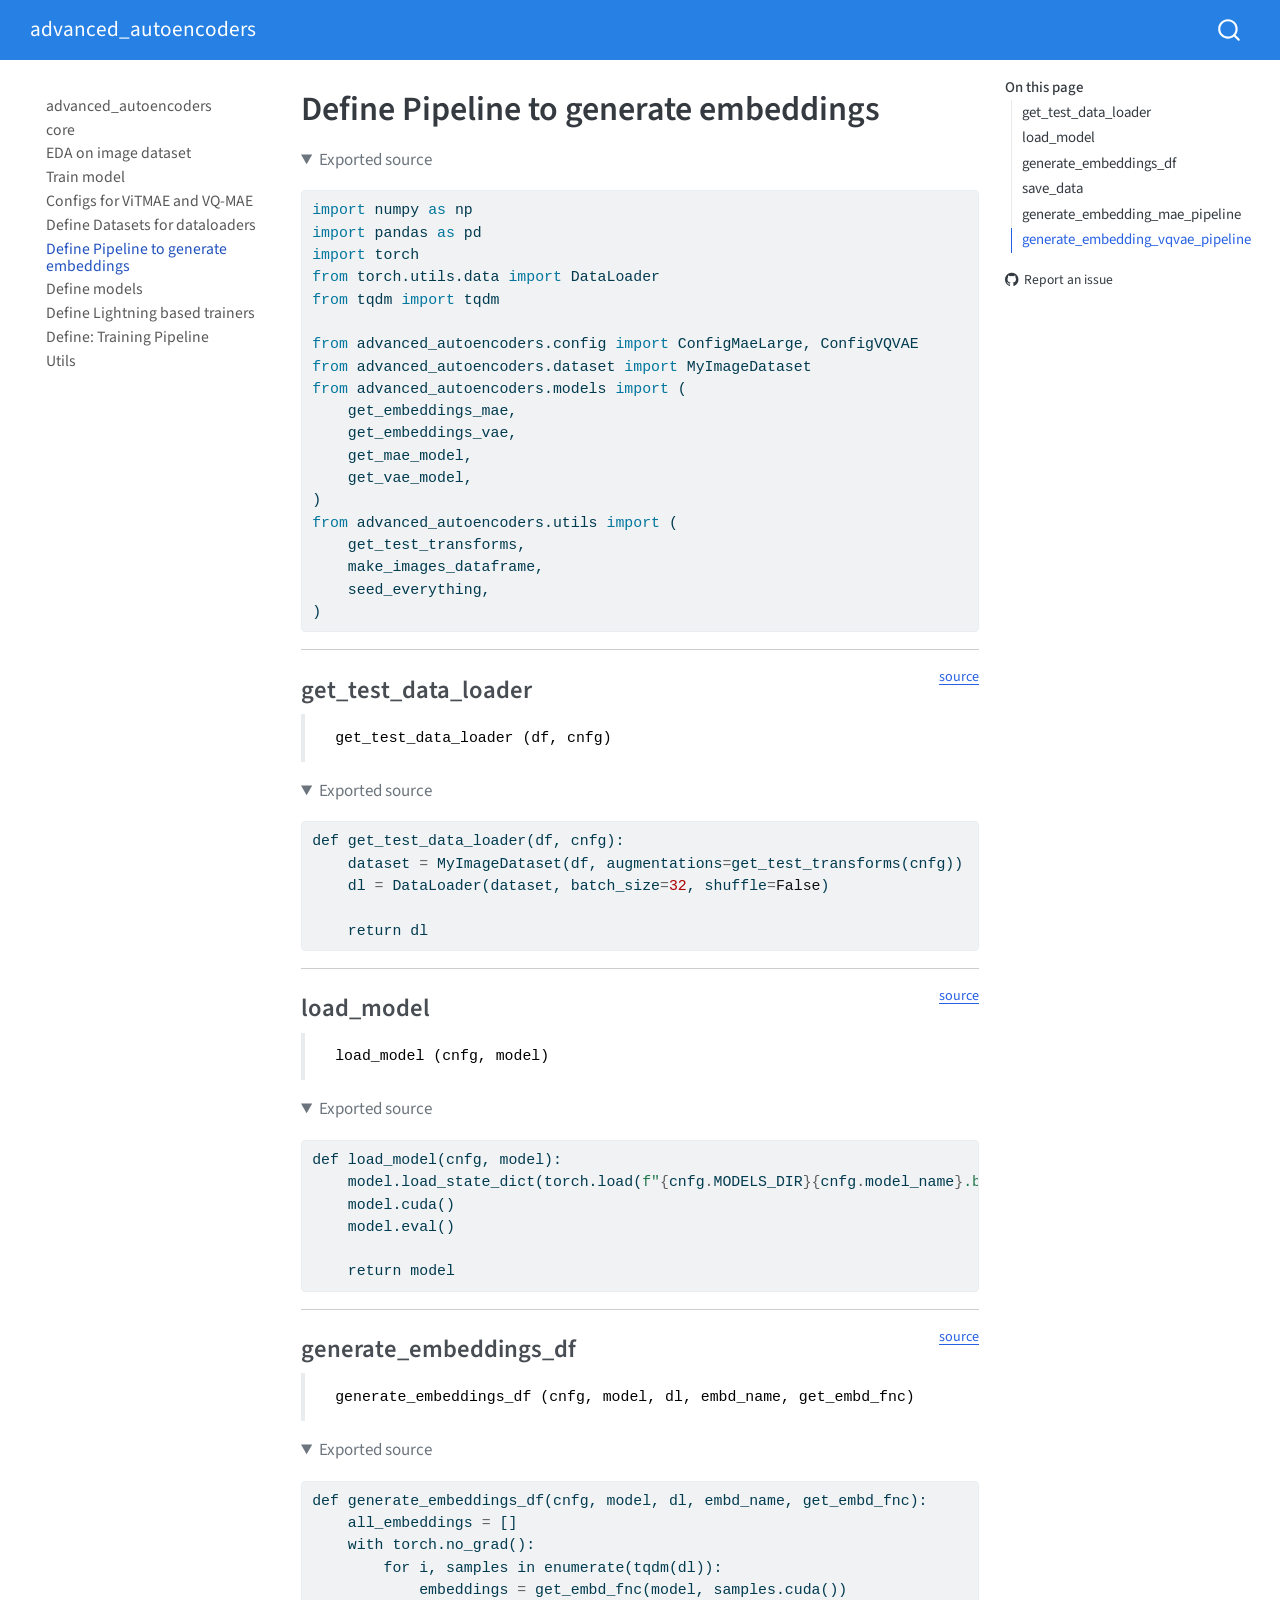
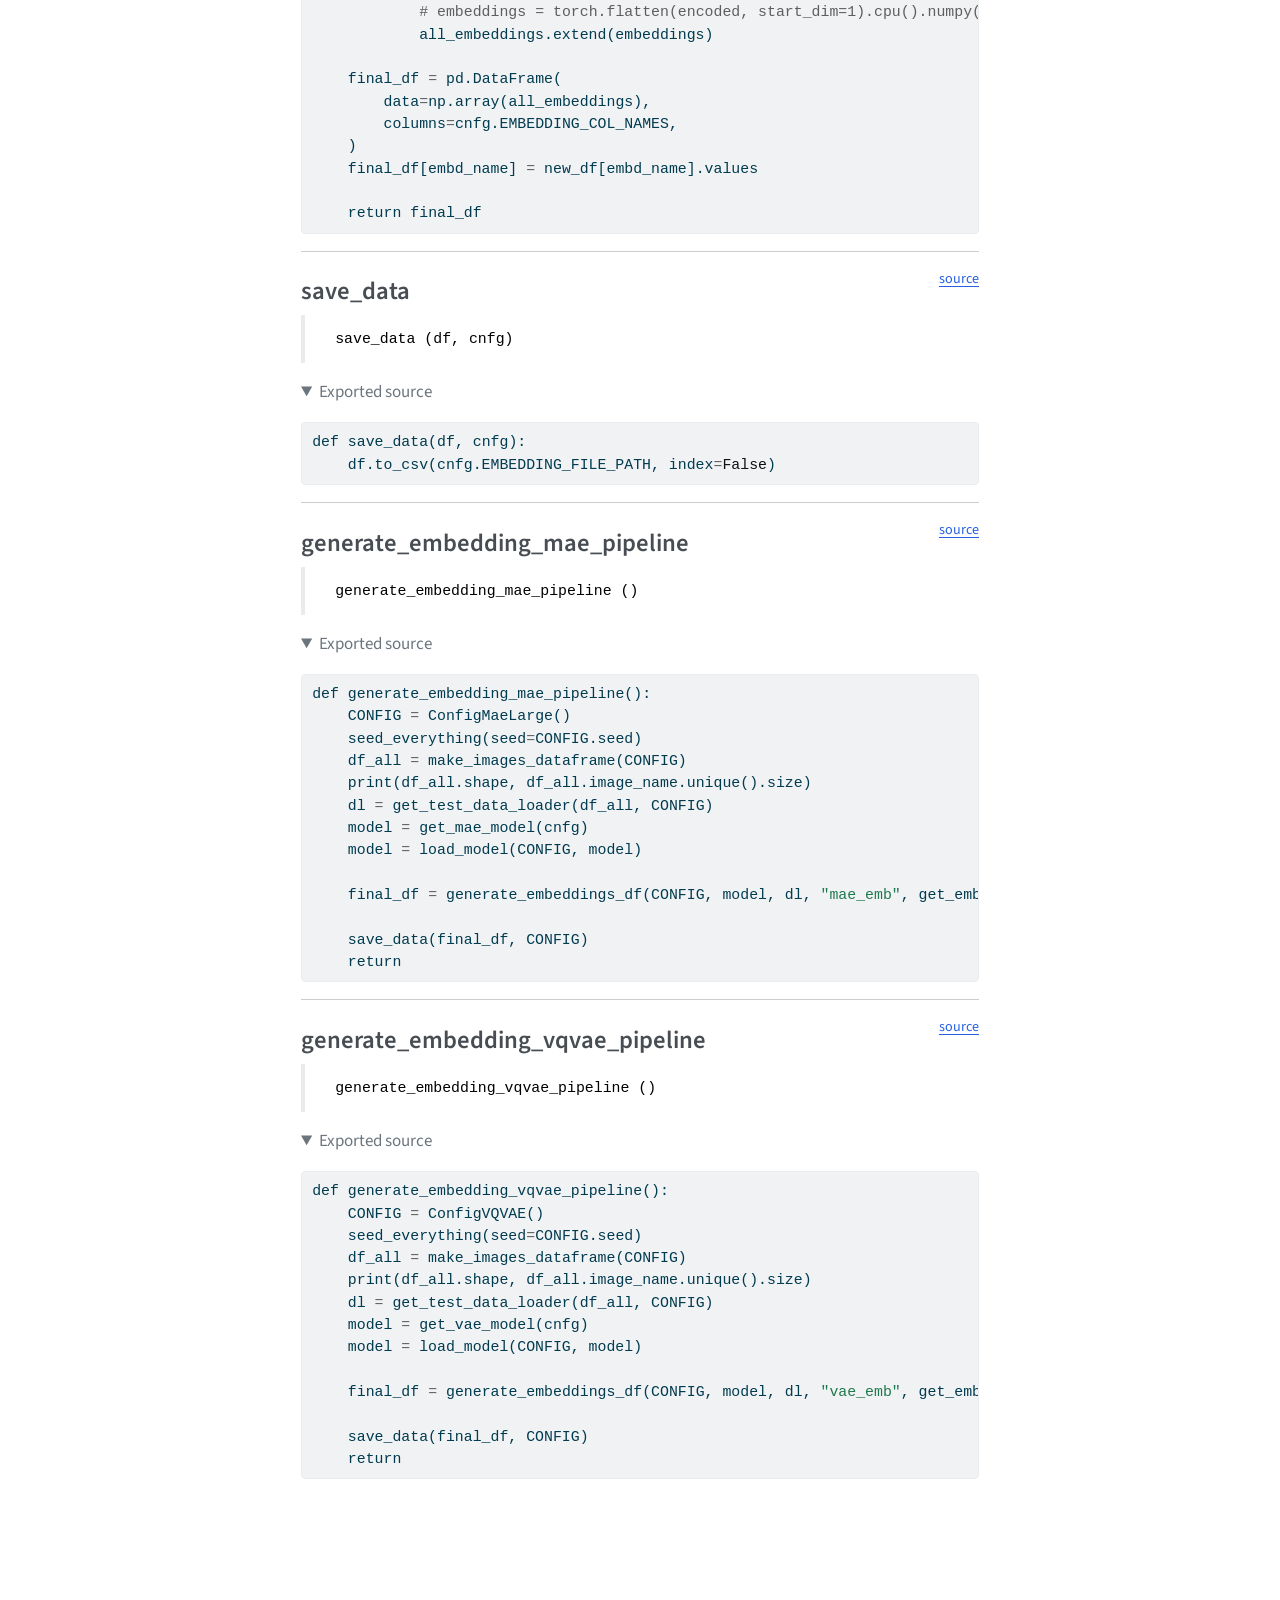
<file: inference_pipeline.html>
<!DOCTYPE html>
<html xmlns="http://www.w3.org/1999/xhtml" lang="en" xml:lang="en"><head>

<meta charset="utf-8">
<meta name="generator" content="quarto-1.4.554">

<meta name="viewport" content="width=device-width, initial-scale=1.0, user-scalable=yes">


<title>advanced_autoencoders - Define Pipeline to generate embeddings</title>
<style>
code{white-space: pre-wrap;}
span.smallcaps{font-variant: small-caps;}
div.columns{display: flex; gap: min(4vw, 1.5em);}
div.column{flex: auto; overflow-x: auto;}
div.hanging-indent{margin-left: 1.5em; text-indent: -1.5em;}
ul.task-list{list-style: none;}
ul.task-list li input[type="checkbox"] {
  width: 0.8em;
  margin: 0 0.8em 0.2em -1em; /* quarto-specific, see https://github.com/quarto-dev/quarto-cli/issues/4556 */ 
  vertical-align: middle;
}
/* CSS for syntax highlighting */
pre > code.sourceCode { white-space: pre; position: relative; }
pre > code.sourceCode > span { line-height: 1.25; }
pre > code.sourceCode > span:empty { height: 1.2em; }
.sourceCode { overflow: visible; }
code.sourceCode > span { color: inherit; text-decoration: inherit; }
div.sourceCode { margin: 1em 0; }
pre.sourceCode { margin: 0; }
@media screen {
div.sourceCode { overflow: auto; }
}
@media print {
pre > code.sourceCode { white-space: pre-wrap; }
pre > code.sourceCode > span { text-indent: -5em; padding-left: 5em; }
}
pre.numberSource code
  { counter-reset: source-line 0; }
pre.numberSource code > span
  { position: relative; left: -4em; counter-increment: source-line; }
pre.numberSource code > span > a:first-child::before
  { content: counter(source-line);
    position: relative; left: -1em; text-align: right; vertical-align: baseline;
    border: none; display: inline-block;
    -webkit-touch-callout: none; -webkit-user-select: none;
    -khtml-user-select: none; -moz-user-select: none;
    -ms-user-select: none; user-select: none;
    padding: 0 4px; width: 4em;
  }
pre.numberSource { margin-left: 3em;  padding-left: 4px; }
div.sourceCode
  {   }
@media screen {
pre > code.sourceCode > span > a:first-child::before { text-decoration: underline; }
}
</style>


<script src="site_libs/quarto-nav/quarto-nav.js"></script>
<script src="site_libs/quarto-nav/headroom.min.js"></script>
<script src="site_libs/clipboard/clipboard.min.js"></script>
<script src="site_libs/quarto-search/autocomplete.umd.js"></script>
<script src="site_libs/quarto-search/fuse.min.js"></script>
<script src="site_libs/quarto-search/quarto-search.js"></script>
<meta name="quarto:offset" content="./">
<script src="site_libs/quarto-html/quarto.js"></script>
<script src="site_libs/quarto-html/popper.min.js"></script>
<script src="site_libs/quarto-html/tippy.umd.min.js"></script>
<script src="site_libs/quarto-html/anchor.min.js"></script>
<link href="site_libs/quarto-html/tippy.css" rel="stylesheet">
<link href="site_libs/quarto-html/quarto-syntax-highlighting.css" rel="stylesheet" id="quarto-text-highlighting-styles">
<script src="site_libs/bootstrap/bootstrap.min.js"></script>
<link href="site_libs/bootstrap/bootstrap-icons.css" rel="stylesheet">
<link href="site_libs/bootstrap/bootstrap.min.css" rel="stylesheet" id="quarto-bootstrap" data-mode="light">
<script id="quarto-search-options" type="application/json">{
  "location": "navbar",
  "copy-button": false,
  "collapse-after": 3,
  "panel-placement": "end",
  "type": "overlay",
  "limit": 50,
  "keyboard-shortcut": [
    "f",
    "/",
    "s"
  ],
  "show-item-context": false,
  "language": {
    "search-no-results-text": "No results",
    "search-matching-documents-text": "matching documents",
    "search-copy-link-title": "Copy link to search",
    "search-hide-matches-text": "Hide additional matches",
    "search-more-match-text": "more match in this document",
    "search-more-matches-text": "more matches in this document",
    "search-clear-button-title": "Clear",
    "search-text-placeholder": "",
    "search-detached-cancel-button-title": "Cancel",
    "search-submit-button-title": "Submit",
    "search-label": "Search"
  }
}</script>


<link rel="stylesheet" href="styles.css">
<meta property="og:title" content="advanced_autoencoders - Define Pipeline to generate embeddings">
<meta property="og:description" content="Train VQ-VAE and ViTMAE for image embeddings">
<meta property="og:site_name" content="advanced_autoencoders">
<meta name="twitter:title" content="advanced_autoencoders - Define Pipeline to generate embeddings">
<meta name="twitter:description" content="Train VQ-VAE and ViTMAE for image embeddings">
<meta name="twitter:card" content="summary">
</head>

<body class="nav-sidebar floating nav-fixed">

<div id="quarto-search-results"></div>
  <header id="quarto-header" class="headroom fixed-top">
    <nav class="navbar navbar-expand-lg " data-bs-theme="dark">
      <div class="navbar-container container-fluid">
      <div class="navbar-brand-container mx-auto">
    <a class="navbar-brand" href="./index.html">
    <span class="navbar-title">advanced_autoencoders</span>
    </a>
  </div>
        <div class="quarto-navbar-tools tools-end">
</div>
          <div id="quarto-search" class="" title="Search"></div>
      </div> <!-- /container-fluid -->
    </nav>
  <nav class="quarto-secondary-nav">
    <div class="container-fluid d-flex">
      <button type="button" class="quarto-btn-toggle btn" data-bs-toggle="collapse" data-bs-target=".quarto-sidebar-collapse-item" aria-controls="quarto-sidebar" aria-expanded="false" aria-label="Toggle sidebar navigation" onclick="if (window.quartoToggleHeadroom) { window.quartoToggleHeadroom(); }">
        <i class="bi bi-layout-text-sidebar-reverse"></i>
      </button>
        <nav class="quarto-page-breadcrumbs" aria-label="breadcrumb"><ol class="breadcrumb"><li class="breadcrumb-item"><a href="./inference_pipeline.html">Define Pipeline to generate embeddings</a></li></ol></nav>
        <a class="flex-grow-1" role="button" data-bs-toggle="collapse" data-bs-target=".quarto-sidebar-collapse-item" aria-controls="quarto-sidebar" aria-expanded="false" aria-label="Toggle sidebar navigation" onclick="if (window.quartoToggleHeadroom) { window.quartoToggleHeadroom(); }">      
        </a>
    </div>
  </nav>
</header>
<!-- content -->
<div id="quarto-content" class="quarto-container page-columns page-rows-contents page-layout-article page-navbar">
<!-- sidebar -->
  <nav id="quarto-sidebar" class="sidebar collapse collapse-horizontal quarto-sidebar-collapse-item sidebar-navigation floating overflow-auto">
    <div class="sidebar-menu-container"> 
    <ul class="list-unstyled mt-1">
        <li class="sidebar-item">
  <div class="sidebar-item-container"> 
  <a href="./index.html" class="sidebar-item-text sidebar-link">
 <span class="menu-text">advanced_autoencoders</span></a>
  </div>
</li>
        <li class="sidebar-item">
  <div class="sidebar-item-container"> 
  <a href="./core.html" class="sidebar-item-text sidebar-link">
 <span class="menu-text">core</span></a>
  </div>
</li>
        <li class="sidebar-item">
  <div class="sidebar-item-container"> 
  <a href="./eda_data.html" class="sidebar-item-text sidebar-link">
 <span class="menu-text">EDA on image dataset</span></a>
  </div>
</li>
        <li class="sidebar-item">
  <div class="sidebar-item-container"> 
  <a href="./train.html" class="sidebar-item-text sidebar-link">
 <span class="menu-text">Train model</span></a>
  </div>
</li>
        <li class="sidebar-item">
  <div class="sidebar-item-container"> 
  <a href="./config.html" class="sidebar-item-text sidebar-link">
 <span class="menu-text">Configs for ViTMAE and VQ-MAE</span></a>
  </div>
</li>
        <li class="sidebar-item">
  <div class="sidebar-item-container"> 
  <a href="./dataset.html" class="sidebar-item-text sidebar-link">
 <span class="menu-text">Define Datasets for dataloaders</span></a>
  </div>
</li>
        <li class="sidebar-item">
  <div class="sidebar-item-container"> 
  <a href="./inference_pipeline.html" class="sidebar-item-text sidebar-link active">
 <span class="menu-text">Define Pipeline to generate embeddings</span></a>
  </div>
</li>
        <li class="sidebar-item">
  <div class="sidebar-item-container"> 
  <a href="./models.html" class="sidebar-item-text sidebar-link">
 <span class="menu-text">Define models</span></a>
  </div>
</li>
        <li class="sidebar-item">
  <div class="sidebar-item-container"> 
  <a href="./trainers.html" class="sidebar-item-text sidebar-link">
 <span class="menu-text">Define Lightning based trainers</span></a>
  </div>
</li>
        <li class="sidebar-item">
  <div class="sidebar-item-container"> 
  <a href="./training_pipeline.html" class="sidebar-item-text sidebar-link">
 <span class="menu-text">Define: Training Pipeline</span></a>
  </div>
</li>
        <li class="sidebar-item">
  <div class="sidebar-item-container"> 
  <a href="./utils.html" class="sidebar-item-text sidebar-link">
 <span class="menu-text">Utils</span></a>
  </div>
</li>
    </ul>
    </div>
</nav>
<div id="quarto-sidebar-glass" class="quarto-sidebar-collapse-item" data-bs-toggle="collapse" data-bs-target=".quarto-sidebar-collapse-item"></div>
<!-- margin-sidebar -->
    <div id="quarto-margin-sidebar" class="sidebar margin-sidebar">
        <nav id="TOC" role="doc-toc" class="toc-active">
    <h2 id="toc-title">On this page</h2>
   
  <ul>
  <li><a href="#get_test_data_loader" id="toc-get_test_data_loader" class="nav-link active" data-scroll-target="#get_test_data_loader">get_test_data_loader</a></li>
  <li><a href="#load_model" id="toc-load_model" class="nav-link" data-scroll-target="#load_model">load_model</a></li>
  <li><a href="#generate_embeddings_df" id="toc-generate_embeddings_df" class="nav-link" data-scroll-target="#generate_embeddings_df">generate_embeddings_df</a></li>
  <li><a href="#save_data" id="toc-save_data" class="nav-link" data-scroll-target="#save_data">save_data</a></li>
  <li><a href="#generate_embedding_mae_pipeline" id="toc-generate_embedding_mae_pipeline" class="nav-link" data-scroll-target="#generate_embedding_mae_pipeline">generate_embedding_mae_pipeline</a></li>
  <li><a href="#generate_embedding_vqvae_pipeline" id="toc-generate_embedding_vqvae_pipeline" class="nav-link" data-scroll-target="#generate_embedding_vqvae_pipeline">generate_embedding_vqvae_pipeline</a></li>
  </ul>
<div class="toc-actions"><ul><li><a href="https://github.com/rohitMalhotra07/advanced_autoencoders/issues/new" class="toc-action"><i class="bi bi-github"></i>Report an issue</a></li></ul></div></nav>
    </div>
<!-- main -->
<main class="content" id="quarto-document-content">

<header id="title-block-header" class="quarto-title-block default">
<div class="quarto-title">
<h1 class="title">Define Pipeline to generate embeddings</h1>
</div>



<div class="quarto-title-meta">

    
  
    
  </div>
  


</header>


<!-- WARNING: THIS FILE WAS AUTOGENERATED! DO NOT EDIT! -->
<div id="d7926aa1-9a4a-443d-a8a7-3d4c339f3ba2" class="cell">
<details open="" class="code-fold">
<summary>Exported source</summary>
<div class="sourceCode cell-code" id="cb1"><pre class="sourceCode python code-with-copy"><code class="sourceCode python"><span id="cb1-1"><a href="#cb1-1" aria-hidden="true" tabindex="-1"></a><span class="im">import</span> numpy <span class="im">as</span> np</span>
<span id="cb1-2"><a href="#cb1-2" aria-hidden="true" tabindex="-1"></a><span class="im">import</span> pandas <span class="im">as</span> pd</span>
<span id="cb1-3"><a href="#cb1-3" aria-hidden="true" tabindex="-1"></a><span class="im">import</span> torch</span>
<span id="cb1-4"><a href="#cb1-4" aria-hidden="true" tabindex="-1"></a><span class="im">from</span> torch.utils.data <span class="im">import</span> DataLoader</span>
<span id="cb1-5"><a href="#cb1-5" aria-hidden="true" tabindex="-1"></a><span class="im">from</span> tqdm <span class="im">import</span> tqdm</span>
<span id="cb1-6"><a href="#cb1-6" aria-hidden="true" tabindex="-1"></a></span>
<span id="cb1-7"><a href="#cb1-7" aria-hidden="true" tabindex="-1"></a><span class="im">from</span> advanced_autoencoders.config <span class="im">import</span> ConfigMaeLarge, ConfigVQVAE</span>
<span id="cb1-8"><a href="#cb1-8" aria-hidden="true" tabindex="-1"></a><span class="im">from</span> advanced_autoencoders.dataset <span class="im">import</span> MyImageDataset</span>
<span id="cb1-9"><a href="#cb1-9" aria-hidden="true" tabindex="-1"></a><span class="im">from</span> advanced_autoencoders.models <span class="im">import</span> (</span>
<span id="cb1-10"><a href="#cb1-10" aria-hidden="true" tabindex="-1"></a>    get_embeddings_mae,</span>
<span id="cb1-11"><a href="#cb1-11" aria-hidden="true" tabindex="-1"></a>    get_embeddings_vae,</span>
<span id="cb1-12"><a href="#cb1-12" aria-hidden="true" tabindex="-1"></a>    get_mae_model,</span>
<span id="cb1-13"><a href="#cb1-13" aria-hidden="true" tabindex="-1"></a>    get_vae_model,</span>
<span id="cb1-14"><a href="#cb1-14" aria-hidden="true" tabindex="-1"></a>)</span>
<span id="cb1-15"><a href="#cb1-15" aria-hidden="true" tabindex="-1"></a><span class="im">from</span> advanced_autoencoders.utils <span class="im">import</span> (</span>
<span id="cb1-16"><a href="#cb1-16" aria-hidden="true" tabindex="-1"></a>    get_test_transforms,</span>
<span id="cb1-17"><a href="#cb1-17" aria-hidden="true" tabindex="-1"></a>    make_images_dataframe,</span>
<span id="cb1-18"><a href="#cb1-18" aria-hidden="true" tabindex="-1"></a>    seed_everything,</span>
<span id="cb1-19"><a href="#cb1-19" aria-hidden="true" tabindex="-1"></a>)</span></code><button title="Copy to Clipboard" class="code-copy-button"><i class="bi"></i></button></pre></div>
</details>
</div>
<hr>
<p><a href="https://github.com/rohitMalhotra07/advanced_autoencoders/blob/main/advanced_autoencoders/inference.py#L29" target="_blank" style="float:right; font-size:smaller">source</a></p>
<section id="get_test_data_loader" class="level3">
<h3 class="anchored" data-anchor-id="get_test_data_loader">get_test_data_loader</h3>
<blockquote class="blockquote">
<pre><code> get_test_data_loader (df, cnfg)</code></pre>
</blockquote>
<div id="5ab0ba05-09bb-4dc2-9c8d-8c7d4506ba81" class="cell">
<details open="" class="code-fold">
<summary>Exported source</summary>
<div class="sourceCode cell-code" id="cb3"><pre class="sourceCode python code-with-copy"><code class="sourceCode python"><span id="cb3-1"><a href="#cb3-1" aria-hidden="true" tabindex="-1"></a><span class="kw">def</span> get_test_data_loader(df, cnfg):</span>
<span id="cb3-2"><a href="#cb3-2" aria-hidden="true" tabindex="-1"></a>    dataset <span class="op">=</span> MyImageDataset(df, augmentations<span class="op">=</span>get_test_transforms(cnfg))</span>
<span id="cb3-3"><a href="#cb3-3" aria-hidden="true" tabindex="-1"></a>    dl <span class="op">=</span> DataLoader(dataset, batch_size<span class="op">=</span><span class="dv">32</span>, shuffle<span class="op">=</span><span class="va">False</span>)</span>
<span id="cb3-4"><a href="#cb3-4" aria-hidden="true" tabindex="-1"></a></span>
<span id="cb3-5"><a href="#cb3-5" aria-hidden="true" tabindex="-1"></a>    <span class="cf">return</span> dl</span></code><button title="Copy to Clipboard" class="code-copy-button"><i class="bi"></i></button></pre></div>
</details>
</div>
<hr>
<p><a href="https://github.com/rohitMalhotra07/advanced_autoencoders/blob/main/advanced_autoencoders/inference.py#L36" target="_blank" style="float:right; font-size:smaller">source</a></p>
</section>
<section id="load_model" class="level3">
<h3 class="anchored" data-anchor-id="load_model">load_model</h3>
<blockquote class="blockquote">
<pre><code> load_model (cnfg, model)</code></pre>
</blockquote>
<div id="f599ba70-bce2-46d3-a7eb-7aee00890657" class="cell">
<details open="" class="code-fold">
<summary>Exported source</summary>
<div class="sourceCode cell-code" id="cb5"><pre class="sourceCode python code-with-copy"><code class="sourceCode python"><span id="cb5-1"><a href="#cb5-1" aria-hidden="true" tabindex="-1"></a><span class="kw">def</span> load_model(cnfg, model):</span>
<span id="cb5-2"><a href="#cb5-2" aria-hidden="true" tabindex="-1"></a>    model.load_state_dict(torch.load(<span class="ss">f"</span><span class="sc">{</span>cnfg<span class="sc">.</span>MODELS_DIR<span class="sc">}{</span>cnfg<span class="sc">.</span>model_name<span class="sc">}</span><span class="ss">.bin"</span>))</span>
<span id="cb5-3"><a href="#cb5-3" aria-hidden="true" tabindex="-1"></a>    model.cuda()</span>
<span id="cb5-4"><a href="#cb5-4" aria-hidden="true" tabindex="-1"></a>    model.<span class="bu">eval</span>()</span>
<span id="cb5-5"><a href="#cb5-5" aria-hidden="true" tabindex="-1"></a></span>
<span id="cb5-6"><a href="#cb5-6" aria-hidden="true" tabindex="-1"></a>    <span class="cf">return</span> model</span></code><button title="Copy to Clipboard" class="code-copy-button"><i class="bi"></i></button></pre></div>
</details>
</div>
<hr>
<p><a href="https://github.com/rohitMalhotra07/advanced_autoencoders/blob/main/advanced_autoencoders/inference.py#L44" target="_blank" style="float:right; font-size:smaller">source</a></p>
</section>
<section id="generate_embeddings_df" class="level3">
<h3 class="anchored" data-anchor-id="generate_embeddings_df">generate_embeddings_df</h3>
<blockquote class="blockquote">
<pre><code> generate_embeddings_df (cnfg, model, dl, embd_name, get_embd_fnc)</code></pre>
</blockquote>
<div id="a688190e-e5e0-4a6e-9aba-6d51e27b4391" class="cell">
<details open="" class="code-fold">
<summary>Exported source</summary>
<div class="sourceCode cell-code" id="cb7"><pre class="sourceCode python code-with-copy"><code class="sourceCode python"><span id="cb7-1"><a href="#cb7-1" aria-hidden="true" tabindex="-1"></a><span class="kw">def</span> generate_embeddings_df(cnfg, model, dl, embd_name, get_embd_fnc):</span>
<span id="cb7-2"><a href="#cb7-2" aria-hidden="true" tabindex="-1"></a>    all_embeddings <span class="op">=</span> []</span>
<span id="cb7-3"><a href="#cb7-3" aria-hidden="true" tabindex="-1"></a>    <span class="cf">with</span> torch.no_grad():</span>
<span id="cb7-4"><a href="#cb7-4" aria-hidden="true" tabindex="-1"></a>        <span class="cf">for</span> i, samples <span class="kw">in</span> <span class="bu">enumerate</span>(tqdm(dl)):</span>
<span id="cb7-5"><a href="#cb7-5" aria-hidden="true" tabindex="-1"></a>            embeddings <span class="op">=</span> get_embd_fnc(model, samples.cuda())</span>
<span id="cb7-6"><a href="#cb7-6" aria-hidden="true" tabindex="-1"></a>            <span class="co"># embeddings = torch.flatten(encoded, start_dim=1).cpu().numpy()</span></span>
<span id="cb7-7"><a href="#cb7-7" aria-hidden="true" tabindex="-1"></a>            all_embeddings.extend(embeddings)</span>
<span id="cb7-8"><a href="#cb7-8" aria-hidden="true" tabindex="-1"></a></span>
<span id="cb7-9"><a href="#cb7-9" aria-hidden="true" tabindex="-1"></a>    final_df <span class="op">=</span> pd.DataFrame(</span>
<span id="cb7-10"><a href="#cb7-10" aria-hidden="true" tabindex="-1"></a>        data<span class="op">=</span>np.array(all_embeddings),</span>
<span id="cb7-11"><a href="#cb7-11" aria-hidden="true" tabindex="-1"></a>        columns<span class="op">=</span>cnfg.EMBEDDING_COL_NAMES,</span>
<span id="cb7-12"><a href="#cb7-12" aria-hidden="true" tabindex="-1"></a>    )</span>
<span id="cb7-13"><a href="#cb7-13" aria-hidden="true" tabindex="-1"></a>    final_df[embd_name] <span class="op">=</span> new_df[embd_name].values</span>
<span id="cb7-14"><a href="#cb7-14" aria-hidden="true" tabindex="-1"></a></span>
<span id="cb7-15"><a href="#cb7-15" aria-hidden="true" tabindex="-1"></a>    <span class="cf">return</span> final_df</span></code><button title="Copy to Clipboard" class="code-copy-button"><i class="bi"></i></button></pre></div>
</details>
</div>
<hr>
<p><a href="https://github.com/rohitMalhotra07/advanced_autoencoders/blob/main/advanced_autoencoders/inference.py#L61" target="_blank" style="float:right; font-size:smaller">source</a></p>
</section>
<section id="save_data" class="level3">
<h3 class="anchored" data-anchor-id="save_data">save_data</h3>
<blockquote class="blockquote">
<pre><code> save_data (df, cnfg)</code></pre>
</blockquote>
<div id="783ac975-48d5-4a75-a954-1e0043f98048" class="cell">
<details open="" class="code-fold">
<summary>Exported source</summary>
<div class="sourceCode cell-code" id="cb9"><pre class="sourceCode python code-with-copy"><code class="sourceCode python"><span id="cb9-1"><a href="#cb9-1" aria-hidden="true" tabindex="-1"></a><span class="kw">def</span> save_data(df, cnfg):</span>
<span id="cb9-2"><a href="#cb9-2" aria-hidden="true" tabindex="-1"></a>    df.to_csv(cnfg.EMBEDDING_FILE_PATH, index<span class="op">=</span><span class="va">False</span>)</span></code><button title="Copy to Clipboard" class="code-copy-button"><i class="bi"></i></button></pre></div>
</details>
</div>
<hr>
<p><a href="https://github.com/rohitMalhotra07/advanced_autoencoders/blob/main/advanced_autoencoders/inference.py#L65" target="_blank" style="float:right; font-size:smaller">source</a></p>
</section>
<section id="generate_embedding_mae_pipeline" class="level3">
<h3 class="anchored" data-anchor-id="generate_embedding_mae_pipeline">generate_embedding_mae_pipeline</h3>
<blockquote class="blockquote">
<pre><code> generate_embedding_mae_pipeline ()</code></pre>
</blockquote>
<div id="e619c8a0-b188-4a15-a15a-77ea370a49f8" class="cell">
<details open="" class="code-fold">
<summary>Exported source</summary>
<div class="sourceCode cell-code" id="cb11"><pre class="sourceCode python code-with-copy"><code class="sourceCode python"><span id="cb11-1"><a href="#cb11-1" aria-hidden="true" tabindex="-1"></a><span class="kw">def</span> generate_embedding_mae_pipeline():</span>
<span id="cb11-2"><a href="#cb11-2" aria-hidden="true" tabindex="-1"></a>    CONFIG <span class="op">=</span> ConfigMaeLarge()</span>
<span id="cb11-3"><a href="#cb11-3" aria-hidden="true" tabindex="-1"></a>    seed_everything(seed<span class="op">=</span>CONFIG.seed)</span>
<span id="cb11-4"><a href="#cb11-4" aria-hidden="true" tabindex="-1"></a>    df_all <span class="op">=</span> make_images_dataframe(CONFIG)</span>
<span id="cb11-5"><a href="#cb11-5" aria-hidden="true" tabindex="-1"></a>    <span class="bu">print</span>(df_all.shape, df_all.image_name.unique().size)</span>
<span id="cb11-6"><a href="#cb11-6" aria-hidden="true" tabindex="-1"></a>    dl <span class="op">=</span> get_test_data_loader(df_all, CONFIG)</span>
<span id="cb11-7"><a href="#cb11-7" aria-hidden="true" tabindex="-1"></a>    model <span class="op">=</span> get_mae_model(cnfg)</span>
<span id="cb11-8"><a href="#cb11-8" aria-hidden="true" tabindex="-1"></a>    model <span class="op">=</span> load_model(CONFIG, model)</span>
<span id="cb11-9"><a href="#cb11-9" aria-hidden="true" tabindex="-1"></a></span>
<span id="cb11-10"><a href="#cb11-10" aria-hidden="true" tabindex="-1"></a>    final_df <span class="op">=</span> generate_embeddings_df(CONFIG, model, dl, <span class="st">"mae_emb"</span>, get_embeddings_mae)</span>
<span id="cb11-11"><a href="#cb11-11" aria-hidden="true" tabindex="-1"></a></span>
<span id="cb11-12"><a href="#cb11-12" aria-hidden="true" tabindex="-1"></a>    save_data(final_df, CONFIG)</span>
<span id="cb11-13"><a href="#cb11-13" aria-hidden="true" tabindex="-1"></a>    <span class="cf">return</span></span></code><button title="Copy to Clipboard" class="code-copy-button"><i class="bi"></i></button></pre></div>
</details>
</div>
<hr>
<p><a href="https://github.com/rohitMalhotra07/advanced_autoencoders/blob/main/advanced_autoencoders/inference.py#L80" target="_blank" style="float:right; font-size:smaller">source</a></p>
</section>
<section id="generate_embedding_vqvae_pipeline" class="level3">
<h3 class="anchored" data-anchor-id="generate_embedding_vqvae_pipeline">generate_embedding_vqvae_pipeline</h3>
<blockquote class="blockquote">
<pre><code> generate_embedding_vqvae_pipeline ()</code></pre>
</blockquote>
<div id="460b76ae-8b45-4c44-ad4d-b959a9a7542f" class="cell">
<details open="" class="code-fold">
<summary>Exported source</summary>
<div class="sourceCode cell-code" id="cb13"><pre class="sourceCode python code-with-copy"><code class="sourceCode python"><span id="cb13-1"><a href="#cb13-1" aria-hidden="true" tabindex="-1"></a><span class="kw">def</span> generate_embedding_vqvae_pipeline():</span>
<span id="cb13-2"><a href="#cb13-2" aria-hidden="true" tabindex="-1"></a>    CONFIG <span class="op">=</span> ConfigVQVAE()</span>
<span id="cb13-3"><a href="#cb13-3" aria-hidden="true" tabindex="-1"></a>    seed_everything(seed<span class="op">=</span>CONFIG.seed)</span>
<span id="cb13-4"><a href="#cb13-4" aria-hidden="true" tabindex="-1"></a>    df_all <span class="op">=</span> make_images_dataframe(CONFIG)</span>
<span id="cb13-5"><a href="#cb13-5" aria-hidden="true" tabindex="-1"></a>    <span class="bu">print</span>(df_all.shape, df_all.image_name.unique().size)</span>
<span id="cb13-6"><a href="#cb13-6" aria-hidden="true" tabindex="-1"></a>    dl <span class="op">=</span> get_test_data_loader(df_all, CONFIG)</span>
<span id="cb13-7"><a href="#cb13-7" aria-hidden="true" tabindex="-1"></a>    model <span class="op">=</span> get_vae_model(cnfg)</span>
<span id="cb13-8"><a href="#cb13-8" aria-hidden="true" tabindex="-1"></a>    model <span class="op">=</span> load_model(CONFIG, model)</span>
<span id="cb13-9"><a href="#cb13-9" aria-hidden="true" tabindex="-1"></a></span>
<span id="cb13-10"><a href="#cb13-10" aria-hidden="true" tabindex="-1"></a>    final_df <span class="op">=</span> generate_embeddings_df(CONFIG, model, dl, <span class="st">"vae_emb"</span>, get_embeddings_vae)</span>
<span id="cb13-11"><a href="#cb13-11" aria-hidden="true" tabindex="-1"></a></span>
<span id="cb13-12"><a href="#cb13-12" aria-hidden="true" tabindex="-1"></a>    save_data(final_df, CONFIG)</span>
<span id="cb13-13"><a href="#cb13-13" aria-hidden="true" tabindex="-1"></a>    <span class="cf">return</span></span></code><button title="Copy to Clipboard" class="code-copy-button"><i class="bi"></i></button></pre></div>
</details>
</div>


</section>

</main> <!-- /main -->
<script id="quarto-html-after-body" type="application/javascript">
window.document.addEventListener("DOMContentLoaded", function (event) {
  const toggleBodyColorMode = (bsSheetEl) => {
    const mode = bsSheetEl.getAttribute("data-mode");
    const bodyEl = window.document.querySelector("body");
    if (mode === "dark") {
      bodyEl.classList.add("quarto-dark");
      bodyEl.classList.remove("quarto-light");
    } else {
      bodyEl.classList.add("quarto-light");
      bodyEl.classList.remove("quarto-dark");
    }
  }
  const toggleBodyColorPrimary = () => {
    const bsSheetEl = window.document.querySelector("link#quarto-bootstrap");
    if (bsSheetEl) {
      toggleBodyColorMode(bsSheetEl);
    }
  }
  toggleBodyColorPrimary();  
  const icon = "";
  const anchorJS = new window.AnchorJS();
  anchorJS.options = {
    placement: 'right',
    icon: icon
  };
  anchorJS.add('.anchored');
  const isCodeAnnotation = (el) => {
    for (const clz of el.classList) {
      if (clz.startsWith('code-annotation-')) {                     
        return true;
      }
    }
    return false;
  }
  const clipboard = new window.ClipboardJS('.code-copy-button', {
    text: function(trigger) {
      const codeEl = trigger.previousElementSibling.cloneNode(true);
      for (const childEl of codeEl.children) {
        if (isCodeAnnotation(childEl)) {
          childEl.remove();
        }
      }
      return codeEl.innerText;
    }
  });
  clipboard.on('success', function(e) {
    // button target
    const button = e.trigger;
    // don't keep focus
    button.blur();
    // flash "checked"
    button.classList.add('code-copy-button-checked');
    var currentTitle = button.getAttribute("title");
    button.setAttribute("title", "Copied!");
    let tooltip;
    if (window.bootstrap) {
      button.setAttribute("data-bs-toggle", "tooltip");
      button.setAttribute("data-bs-placement", "left");
      button.setAttribute("data-bs-title", "Copied!");
      tooltip = new bootstrap.Tooltip(button, 
        { trigger: "manual", 
          customClass: "code-copy-button-tooltip",
          offset: [0, -8]});
      tooltip.show();    
    }
    setTimeout(function() {
      if (tooltip) {
        tooltip.hide();
        button.removeAttribute("data-bs-title");
        button.removeAttribute("data-bs-toggle");
        button.removeAttribute("data-bs-placement");
      }
      button.setAttribute("title", currentTitle);
      button.classList.remove('code-copy-button-checked');
    }, 1000);
    // clear code selection
    e.clearSelection();
  });
    var localhostRegex = new RegExp(/^(?:http|https):\/\/localhost\:?[0-9]*\//);
    var mailtoRegex = new RegExp(/^mailto:/);
      var filterRegex = new RegExp("https:\/\/rohitMalhotra07\.github\.io\/advanced_autoencoders");
    var isInternal = (href) => {
        return filterRegex.test(href) || localhostRegex.test(href) || mailtoRegex.test(href);
    }
    // Inspect non-navigation links and adorn them if external
 	var links = window.document.querySelectorAll('a[href]:not(.nav-link):not(.navbar-brand):not(.toc-action):not(.sidebar-link):not(.sidebar-item-toggle):not(.pagination-link):not(.no-external):not([aria-hidden]):not(.dropdown-item):not(.quarto-navigation-tool)');
    for (var i=0; i<links.length; i++) {
      const link = links[i];
      if (!isInternal(link.href)) {
        // undo the damage that might have been done by quarto-nav.js in the case of
        // links that we want to consider external
        if (link.dataset.originalHref !== undefined) {
          link.href = link.dataset.originalHref;
        }
      }
    }
  function tippyHover(el, contentFn, onTriggerFn, onUntriggerFn) {
    const config = {
      allowHTML: true,
      maxWidth: 500,
      delay: 100,
      arrow: false,
      appendTo: function(el) {
          return el.parentElement;
      },
      interactive: true,
      interactiveBorder: 10,
      theme: 'quarto',
      placement: 'bottom-start',
    };
    if (contentFn) {
      config.content = contentFn;
    }
    if (onTriggerFn) {
      config.onTrigger = onTriggerFn;
    }
    if (onUntriggerFn) {
      config.onUntrigger = onUntriggerFn;
    }
    window.tippy(el, config); 
  }
  const noterefs = window.document.querySelectorAll('a[role="doc-noteref"]');
  for (var i=0; i<noterefs.length; i++) {
    const ref = noterefs[i];
    tippyHover(ref, function() {
      // use id or data attribute instead here
      let href = ref.getAttribute('data-footnote-href') || ref.getAttribute('href');
      try { href = new URL(href).hash; } catch {}
      const id = href.replace(/^#\/?/, "");
      const note = window.document.getElementById(id);
      if (note) {
        return note.innerHTML;
      } else {
        return "";
      }
    });
  }
  const xrefs = window.document.querySelectorAll('a.quarto-xref');
  const processXRef = (id, note) => {
    // Strip column container classes
    const stripColumnClz = (el) => {
      el.classList.remove("page-full", "page-columns");
      if (el.children) {
        for (const child of el.children) {
          stripColumnClz(child);
        }
      }
    }
    stripColumnClz(note)
    if (id === null || id.startsWith('sec-')) {
      // Special case sections, only their first couple elements
      const container = document.createElement("div");
      if (note.children && note.children.length > 2) {
        container.appendChild(note.children[0].cloneNode(true));
        for (let i = 1; i < note.children.length; i++) {
          const child = note.children[i];
          if (child.tagName === "P" && child.innerText === "") {
            continue;
          } else {
            container.appendChild(child.cloneNode(true));
            break;
          }
        }
        if (window.Quarto?.typesetMath) {
          window.Quarto.typesetMath(container);
        }
        return container.innerHTML
      } else {
        if (window.Quarto?.typesetMath) {
          window.Quarto.typesetMath(note);
        }
        return note.innerHTML;
      }
    } else {
      // Remove any anchor links if they are present
      const anchorLink = note.querySelector('a.anchorjs-link');
      if (anchorLink) {
        anchorLink.remove();
      }
      if (window.Quarto?.typesetMath) {
        window.Quarto.typesetMath(note);
      }
      // TODO in 1.5, we should make sure this works without a callout special case
      if (note.classList.contains("callout")) {
        return note.outerHTML;
      } else {
        return note.innerHTML;
      }
    }
  }
  for (var i=0; i<xrefs.length; i++) {
    const xref = xrefs[i];
    tippyHover(xref, undefined, function(instance) {
      instance.disable();
      let url = xref.getAttribute('href');
      let hash = undefined; 
      if (url.startsWith('#')) {
        hash = url;
      } else {
        try { hash = new URL(url).hash; } catch {}
      }
      if (hash) {
        const id = hash.replace(/^#\/?/, "");
        const note = window.document.getElementById(id);
        if (note !== null) {
          try {
            const html = processXRef(id, note.cloneNode(true));
            instance.setContent(html);
          } finally {
            instance.enable();
            instance.show();
          }
        } else {
          // See if we can fetch this
          fetch(url.split('#')[0])
          .then(res => res.text())
          .then(html => {
            const parser = new DOMParser();
            const htmlDoc = parser.parseFromString(html, "text/html");
            const note = htmlDoc.getElementById(id);
            if (note !== null) {
              const html = processXRef(id, note);
              instance.setContent(html);
            } 
          }).finally(() => {
            instance.enable();
            instance.show();
          });
        }
      } else {
        // See if we can fetch a full url (with no hash to target)
        // This is a special case and we should probably do some content thinning / targeting
        fetch(url)
        .then(res => res.text())
        .then(html => {
          const parser = new DOMParser();
          const htmlDoc = parser.parseFromString(html, "text/html");
          const note = htmlDoc.querySelector('main.content');
          if (note !== null) {
            // This should only happen for chapter cross references
            // (since there is no id in the URL)
            // remove the first header
            if (note.children.length > 0 && note.children[0].tagName === "HEADER") {
              note.children[0].remove();
            }
            const html = processXRef(null, note);
            instance.setContent(html);
          } 
        }).finally(() => {
          instance.enable();
          instance.show();
        });
      }
    }, function(instance) {
    });
  }
      let selectedAnnoteEl;
      const selectorForAnnotation = ( cell, annotation) => {
        let cellAttr = 'data-code-cell="' + cell + '"';
        let lineAttr = 'data-code-annotation="' +  annotation + '"';
        const selector = 'span[' + cellAttr + '][' + lineAttr + ']';
        return selector;
      }
      const selectCodeLines = (annoteEl) => {
        const doc = window.document;
        const targetCell = annoteEl.getAttribute("data-target-cell");
        const targetAnnotation = annoteEl.getAttribute("data-target-annotation");
        const annoteSpan = window.document.querySelector(selectorForAnnotation(targetCell, targetAnnotation));
        const lines = annoteSpan.getAttribute("data-code-lines").split(",");
        const lineIds = lines.map((line) => {
          return targetCell + "-" + line;
        })
        let top = null;
        let height = null;
        let parent = null;
        if (lineIds.length > 0) {
            //compute the position of the single el (top and bottom and make a div)
            const el = window.document.getElementById(lineIds[0]);
            top = el.offsetTop;
            height = el.offsetHeight;
            parent = el.parentElement.parentElement;
          if (lineIds.length > 1) {
            const lastEl = window.document.getElementById(lineIds[lineIds.length - 1]);
            const bottom = lastEl.offsetTop + lastEl.offsetHeight;
            height = bottom - top;
          }
          if (top !== null && height !== null && parent !== null) {
            // cook up a div (if necessary) and position it 
            let div = window.document.getElementById("code-annotation-line-highlight");
            if (div === null) {
              div = window.document.createElement("div");
              div.setAttribute("id", "code-annotation-line-highlight");
              div.style.position = 'absolute';
              parent.appendChild(div);
            }
            div.style.top = top - 2 + "px";
            div.style.height = height + 4 + "px";
            div.style.left = 0;
            let gutterDiv = window.document.getElementById("code-annotation-line-highlight-gutter");
            if (gutterDiv === null) {
              gutterDiv = window.document.createElement("div");
              gutterDiv.setAttribute("id", "code-annotation-line-highlight-gutter");
              gutterDiv.style.position = 'absolute';
              const codeCell = window.document.getElementById(targetCell);
              const gutter = codeCell.querySelector('.code-annotation-gutter');
              gutter.appendChild(gutterDiv);
            }
            gutterDiv.style.top = top - 2 + "px";
            gutterDiv.style.height = height + 4 + "px";
          }
          selectedAnnoteEl = annoteEl;
        }
      };
      const unselectCodeLines = () => {
        const elementsIds = ["code-annotation-line-highlight", "code-annotation-line-highlight-gutter"];
        elementsIds.forEach((elId) => {
          const div = window.document.getElementById(elId);
          if (div) {
            div.remove();
          }
        });
        selectedAnnoteEl = undefined;
      };
        // Handle positioning of the toggle
    window.addEventListener(
      "resize",
      throttle(() => {
        elRect = undefined;
        if (selectedAnnoteEl) {
          selectCodeLines(selectedAnnoteEl);
        }
      }, 10)
    );
    function throttle(fn, ms) {
    let throttle = false;
    let timer;
      return (...args) => {
        if(!throttle) { // first call gets through
            fn.apply(this, args);
            throttle = true;
        } else { // all the others get throttled
            if(timer) clearTimeout(timer); // cancel #2
            timer = setTimeout(() => {
              fn.apply(this, args);
              timer = throttle = false;
            }, ms);
        }
      };
    }
      // Attach click handler to the DT
      const annoteDls = window.document.querySelectorAll('dt[data-target-cell]');
      for (const annoteDlNode of annoteDls) {
        annoteDlNode.addEventListener('click', (event) => {
          const clickedEl = event.target;
          if (clickedEl !== selectedAnnoteEl) {
            unselectCodeLines();
            const activeEl = window.document.querySelector('dt[data-target-cell].code-annotation-active');
            if (activeEl) {
              activeEl.classList.remove('code-annotation-active');
            }
            selectCodeLines(clickedEl);
            clickedEl.classList.add('code-annotation-active');
          } else {
            // Unselect the line
            unselectCodeLines();
            clickedEl.classList.remove('code-annotation-active');
          }
        });
      }
  const findCites = (el) => {
    const parentEl = el.parentElement;
    if (parentEl) {
      const cites = parentEl.dataset.cites;
      if (cites) {
        return {
          el,
          cites: cites.split(' ')
        };
      } else {
        return findCites(el.parentElement)
      }
    } else {
      return undefined;
    }
  };
  var bibliorefs = window.document.querySelectorAll('a[role="doc-biblioref"]');
  for (var i=0; i<bibliorefs.length; i++) {
    const ref = bibliorefs[i];
    const citeInfo = findCites(ref);
    if (citeInfo) {
      tippyHover(citeInfo.el, function() {
        var popup = window.document.createElement('div');
        citeInfo.cites.forEach(function(cite) {
          var citeDiv = window.document.createElement('div');
          citeDiv.classList.add('hanging-indent');
          citeDiv.classList.add('csl-entry');
          var biblioDiv = window.document.getElementById('ref-' + cite);
          if (biblioDiv) {
            citeDiv.innerHTML = biblioDiv.innerHTML;
          }
          popup.appendChild(citeDiv);
        });
        return popup.innerHTML;
      });
    }
  }
});
</script>
</div> <!-- /content -->




<footer class="footer"><div class="nav-footer"><div class="nav-footer-center"><div class="toc-actions d-sm-block d-md-none"><ul><li><a href="https://github.com/rohitMalhotra07/advanced_autoencoders/issues/new" class="toc-action"><i class="bi bi-github"></i>Report an issue</a></li></ul></div></div></div></footer></body></html>
</file>
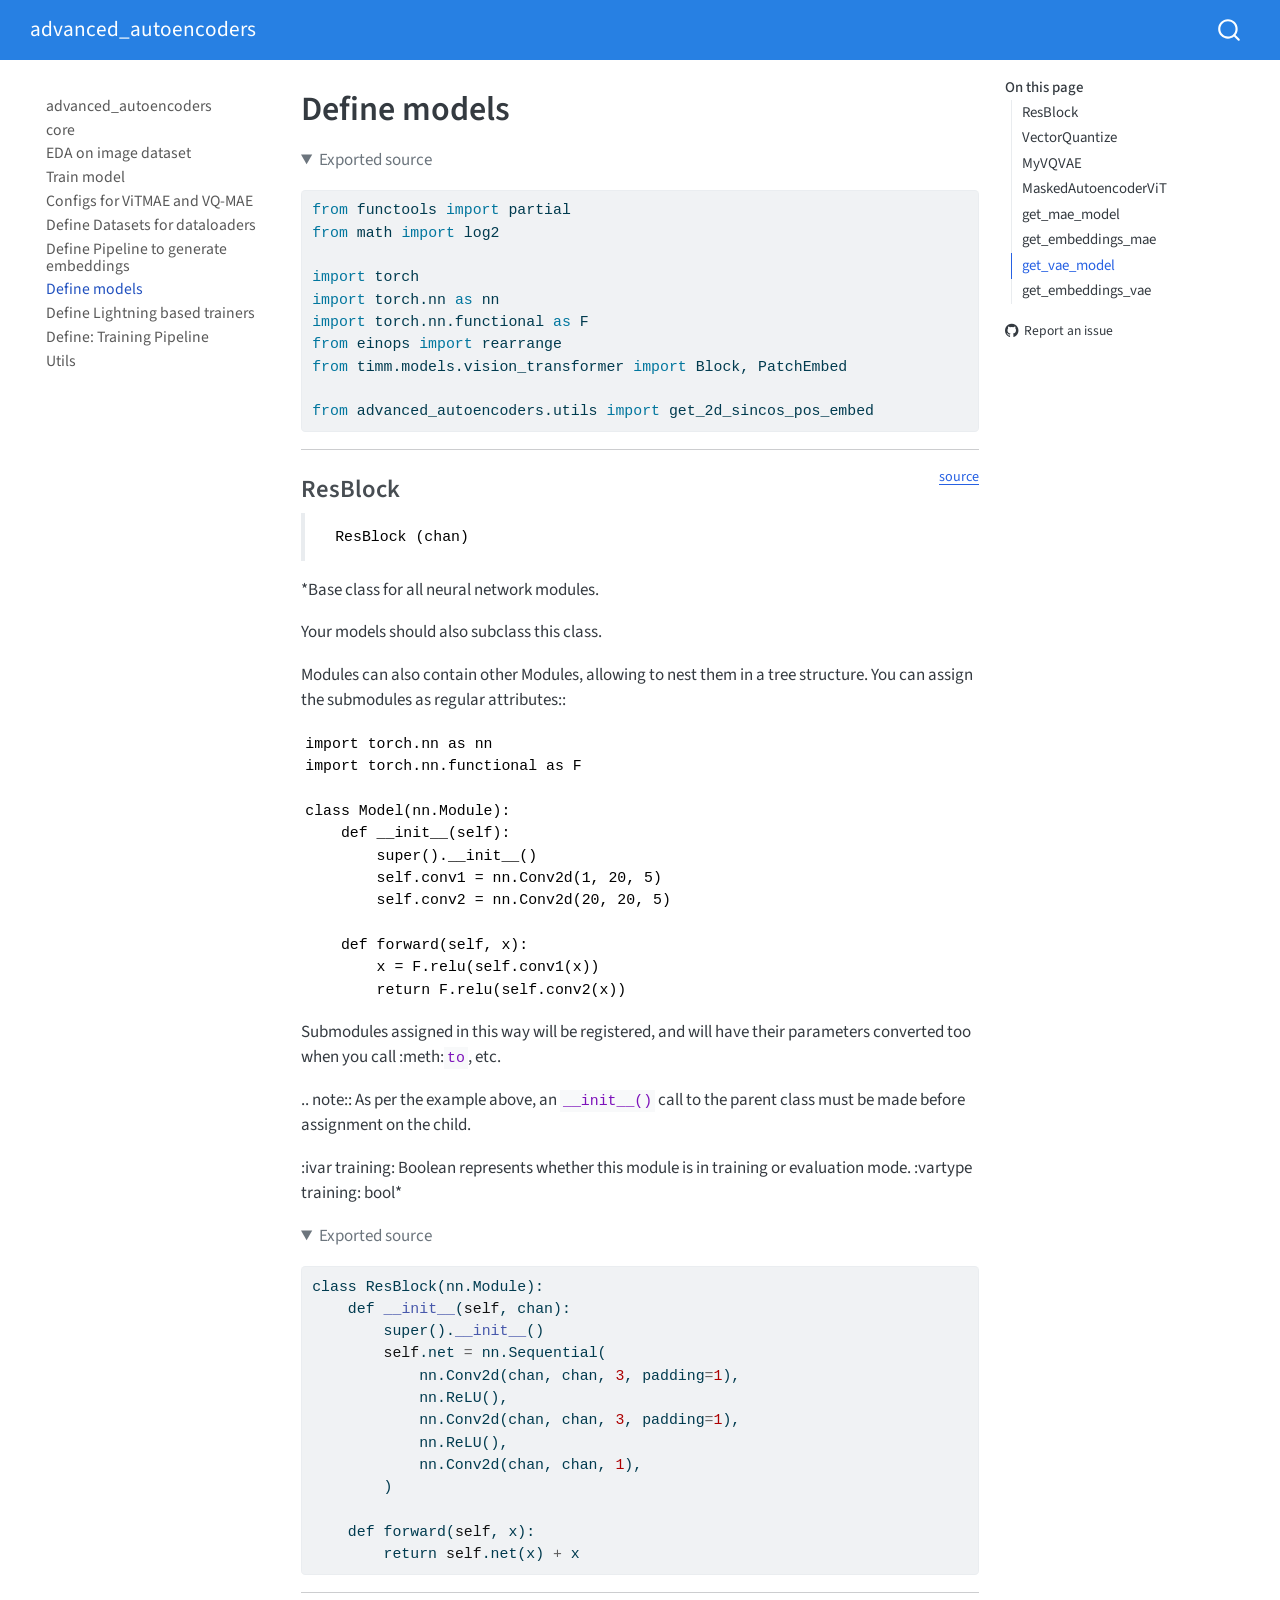
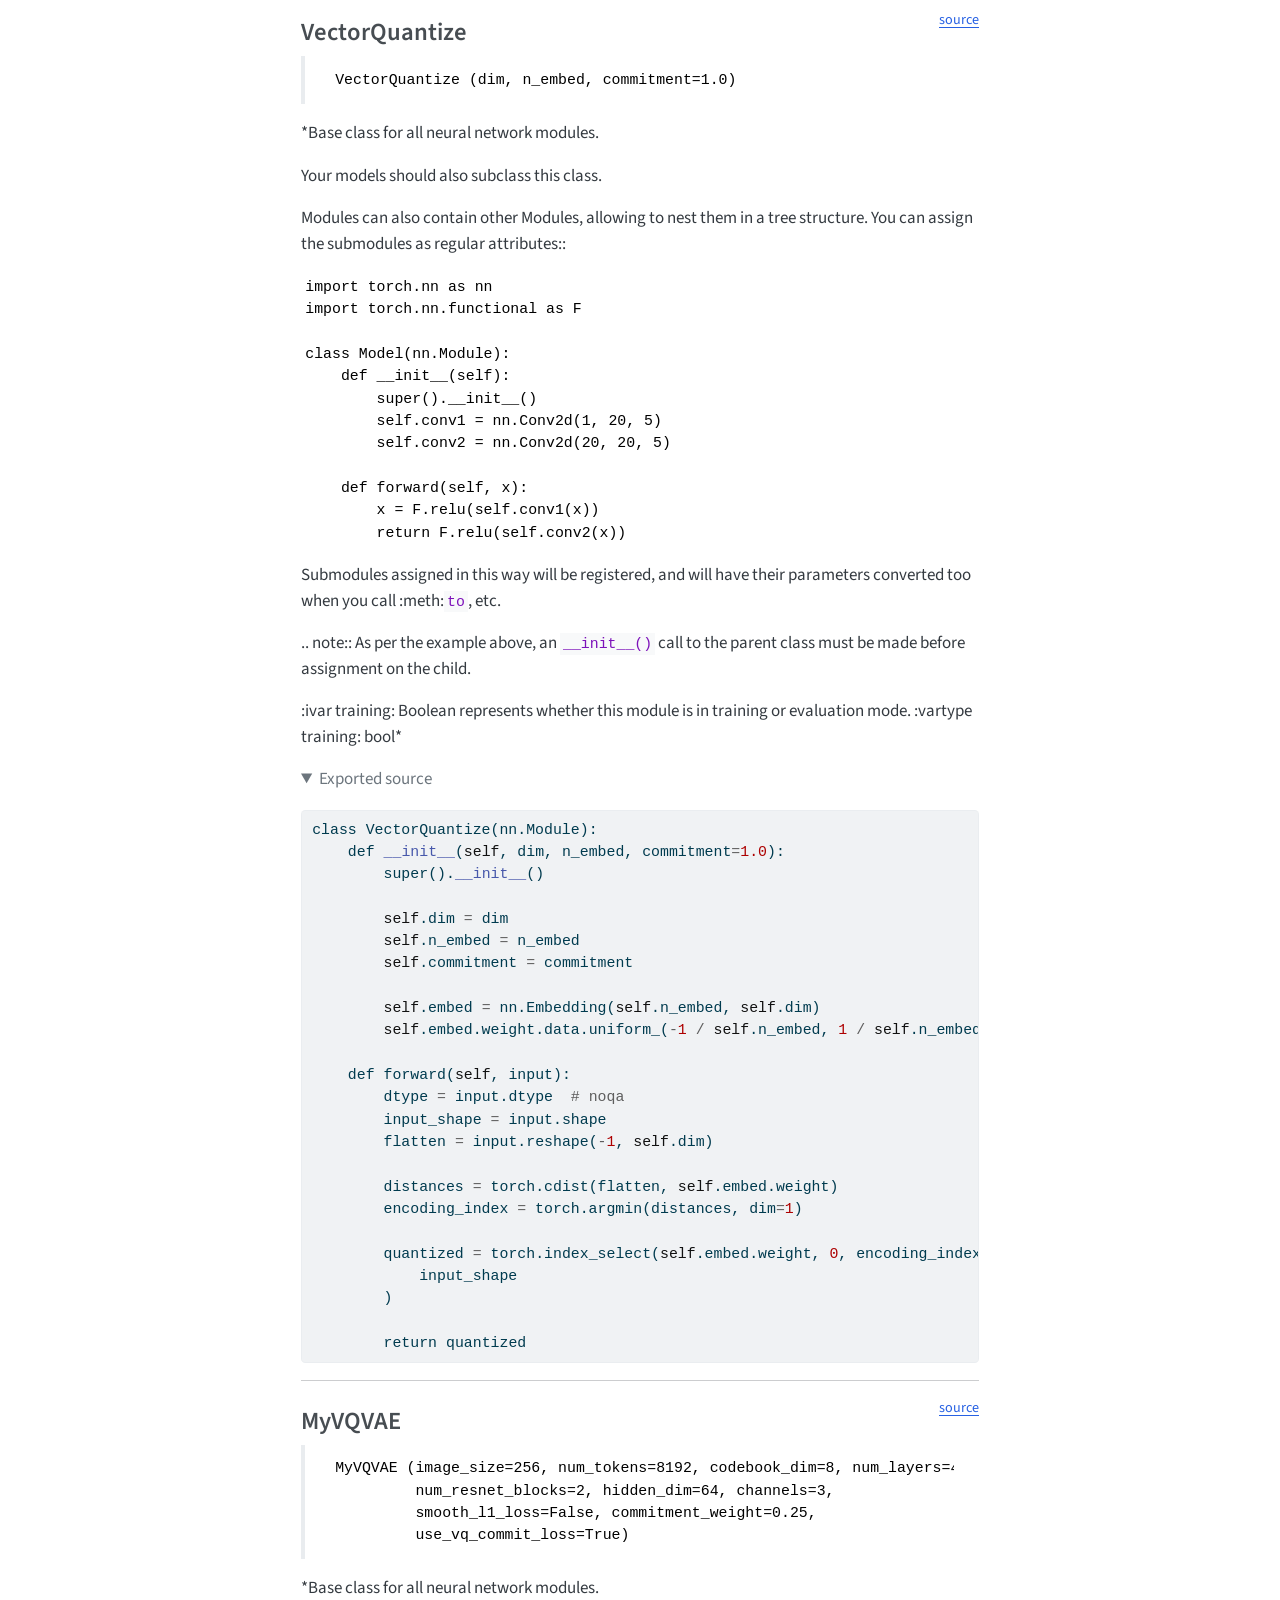
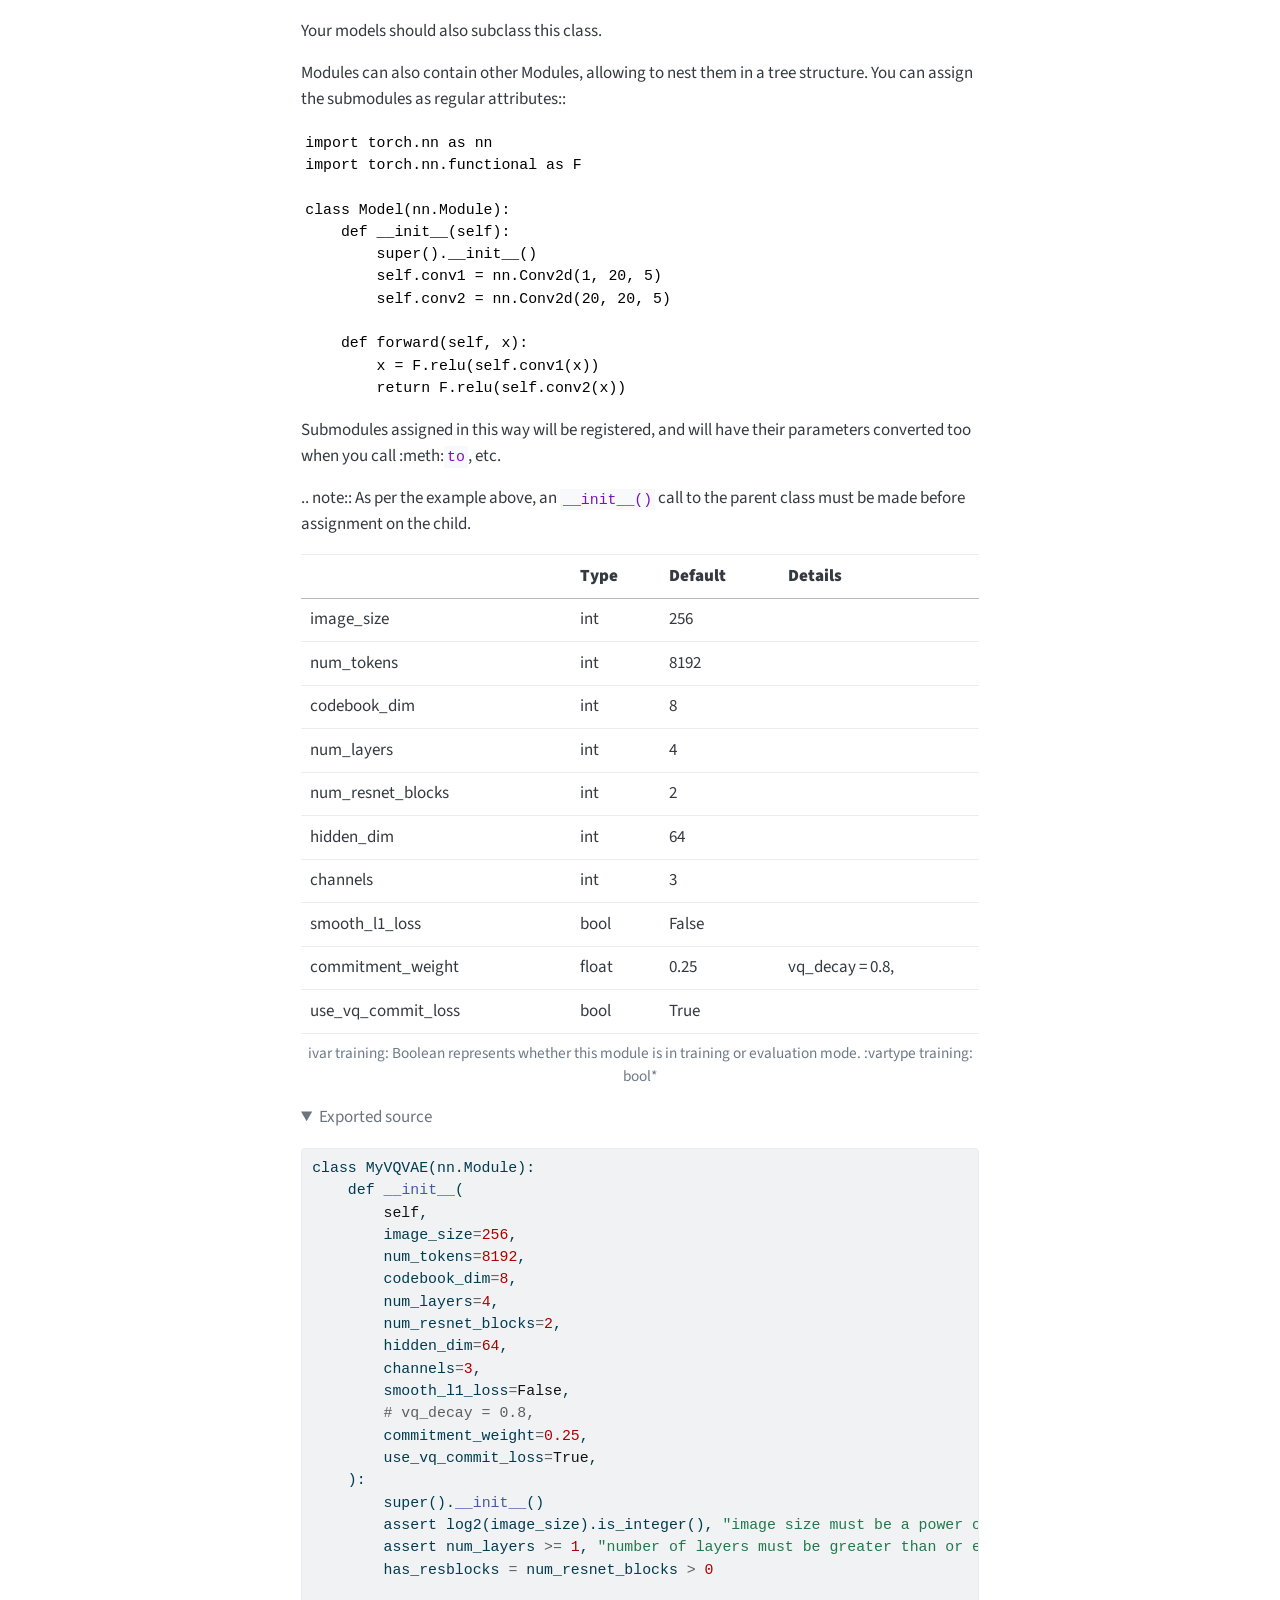
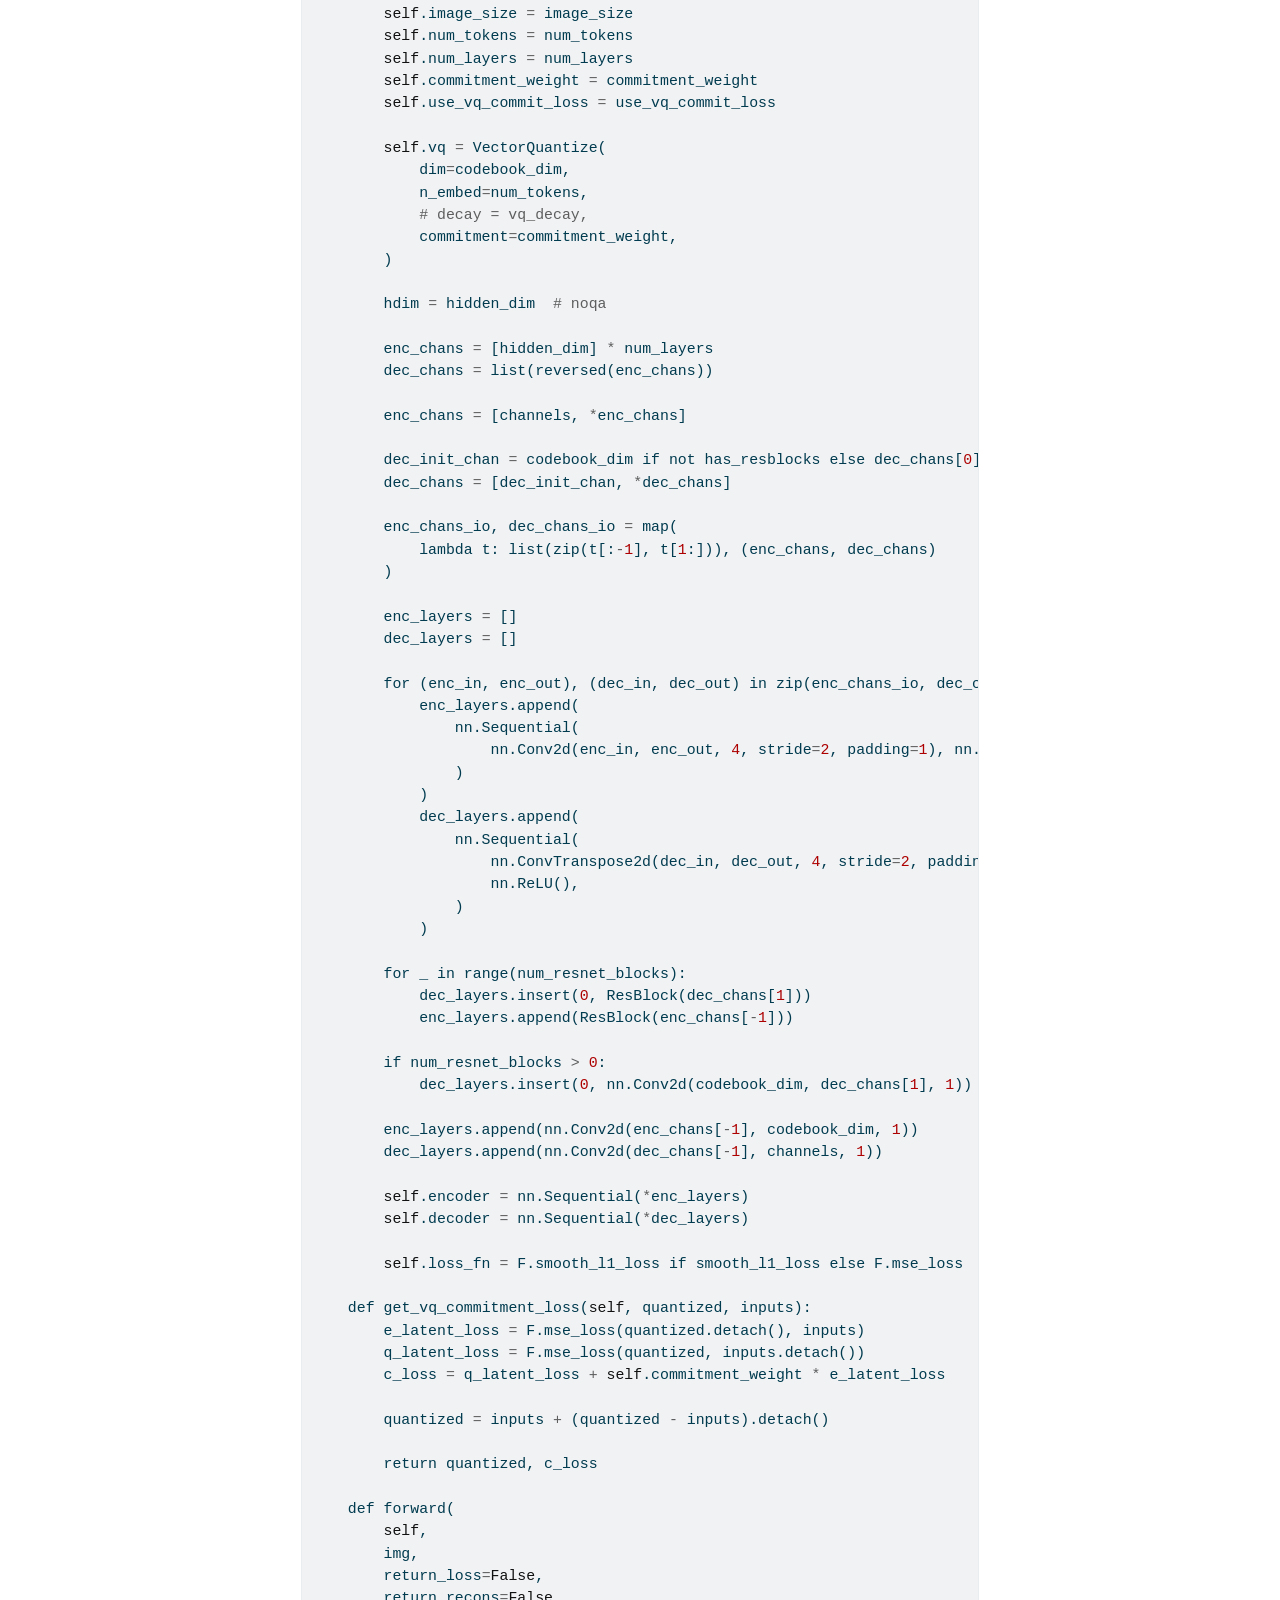
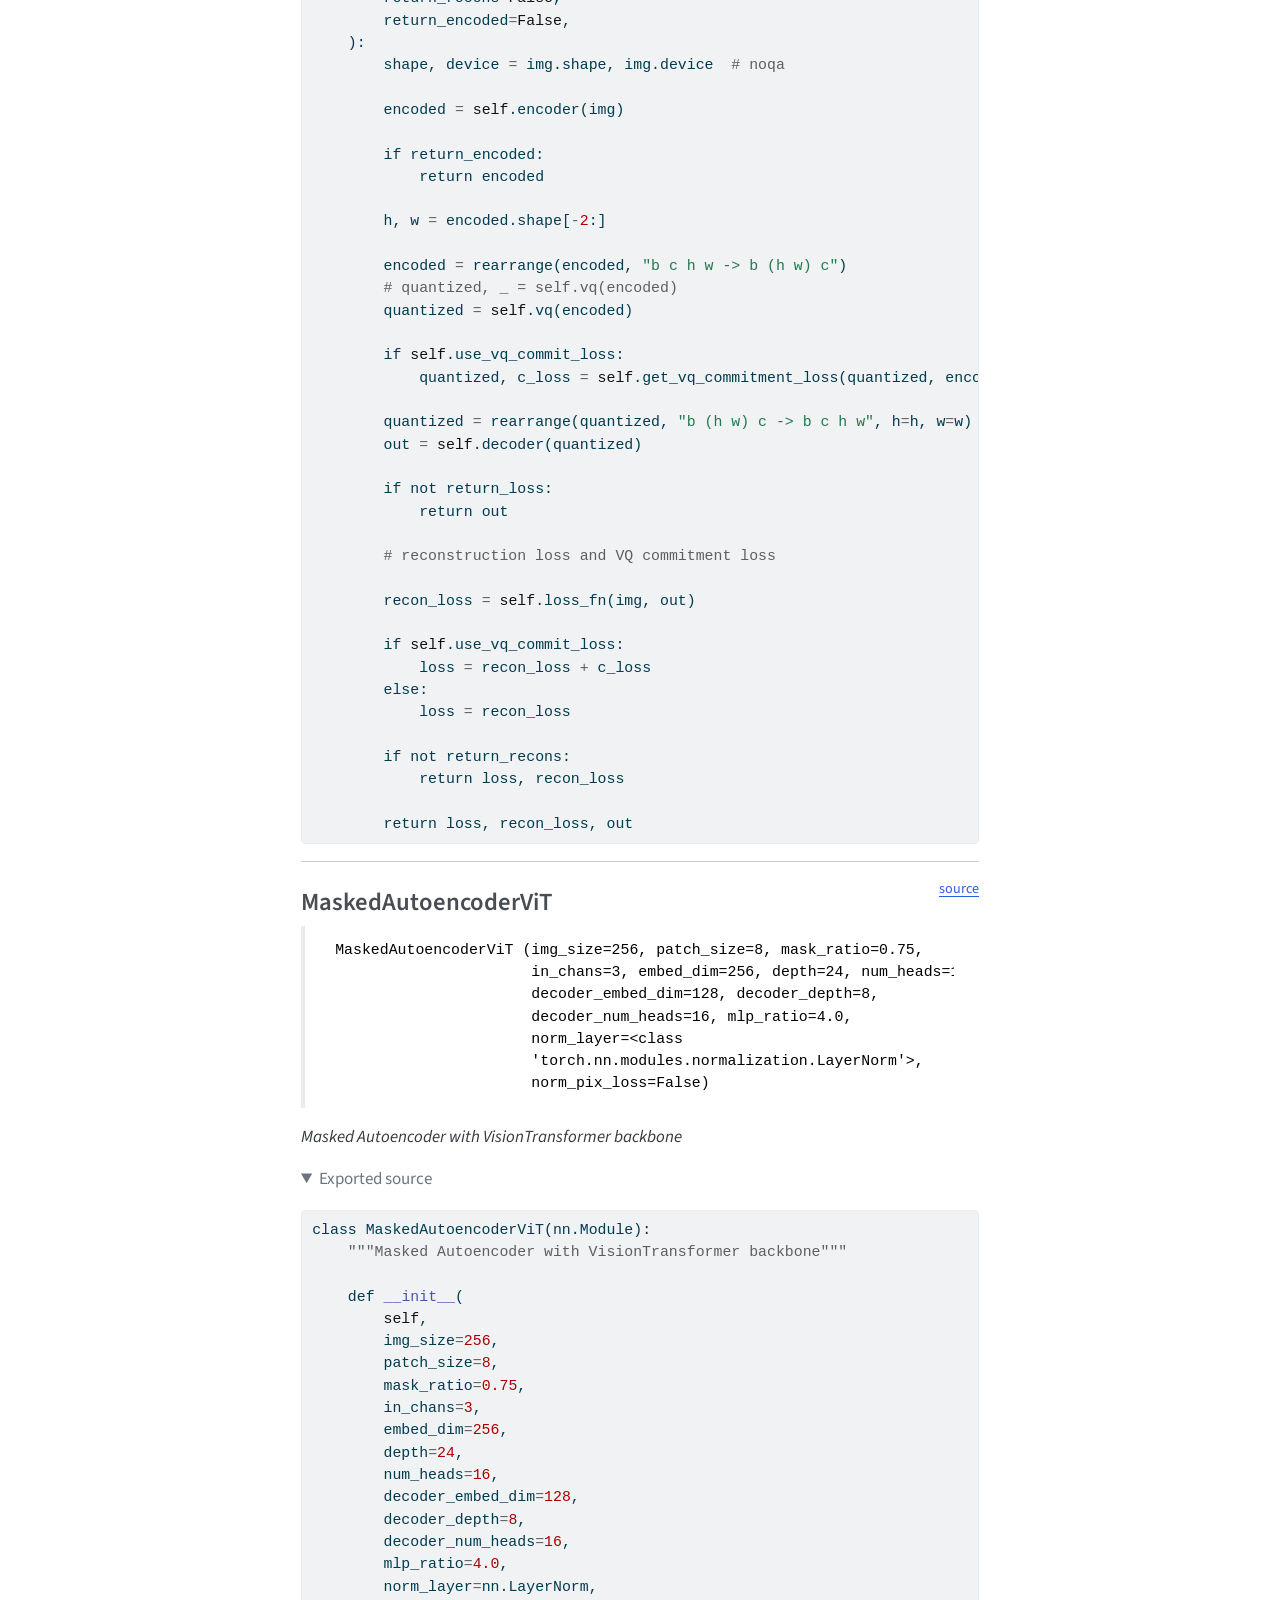
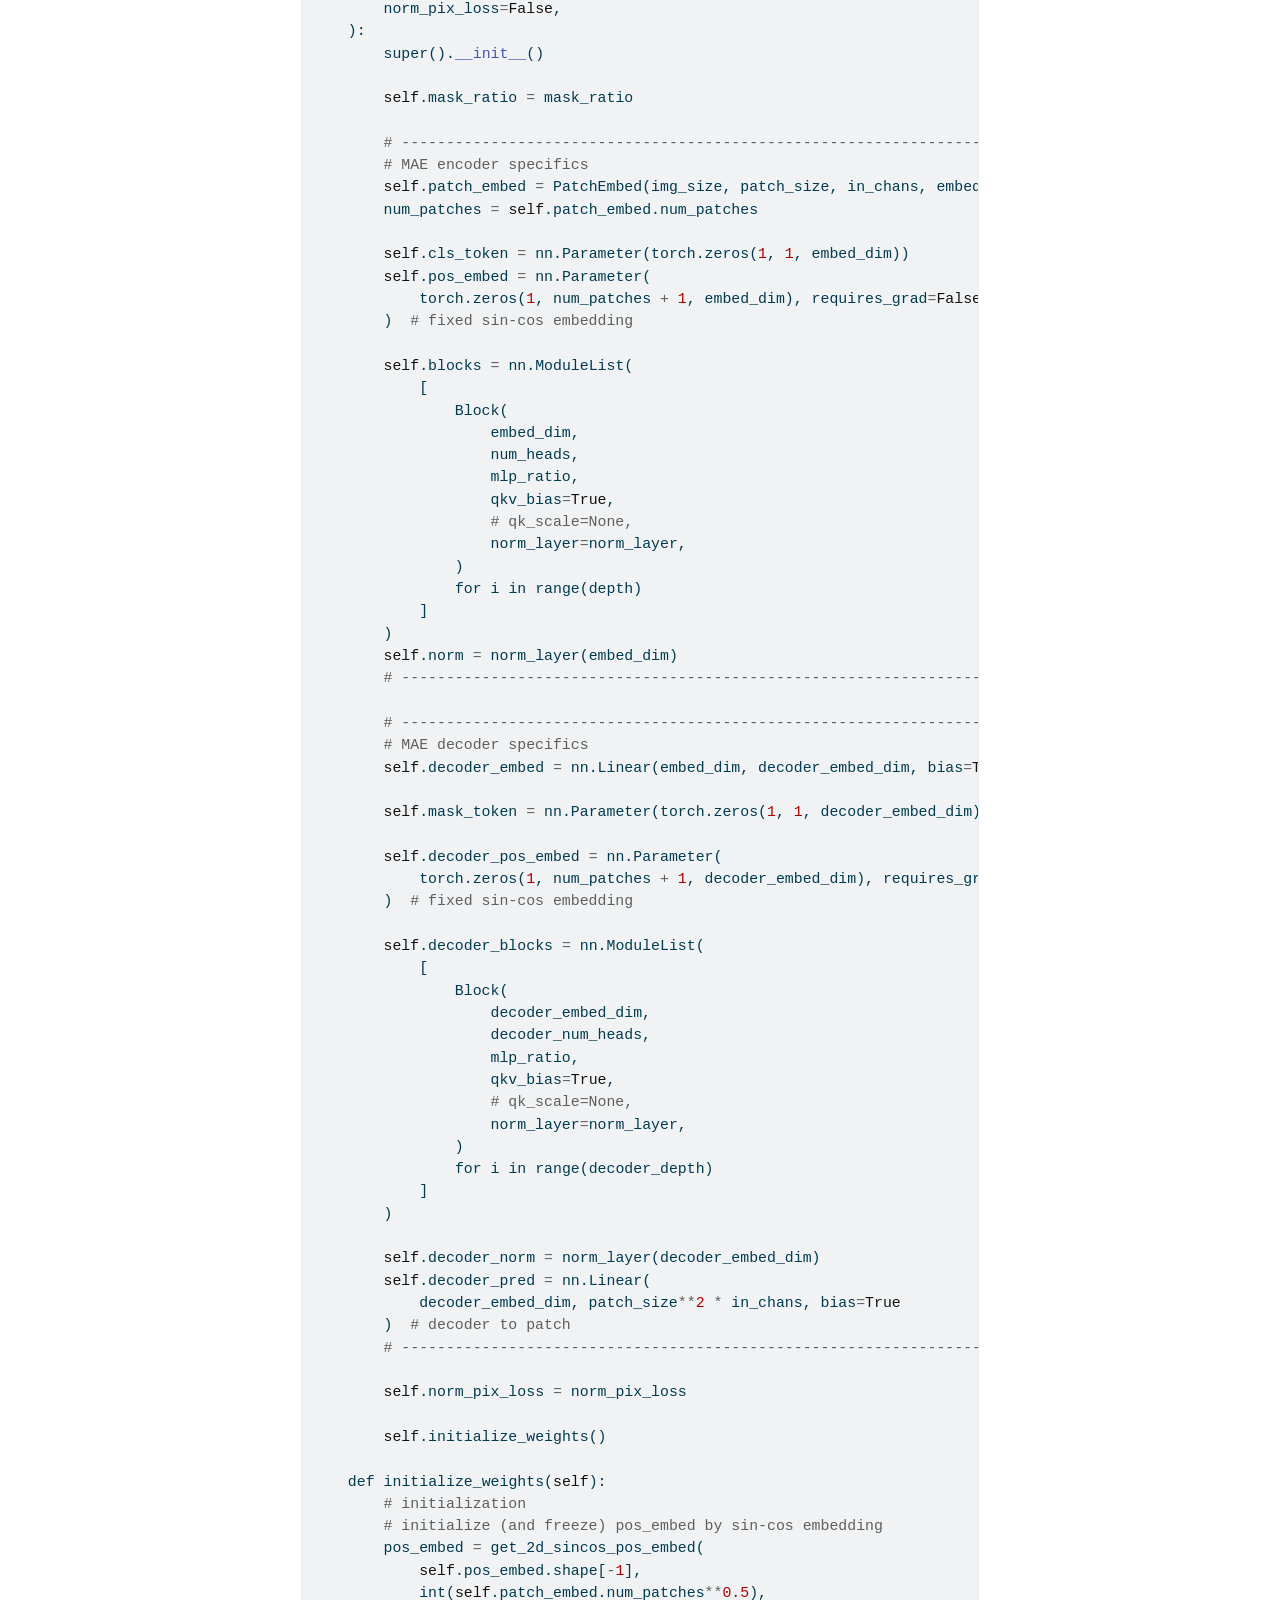
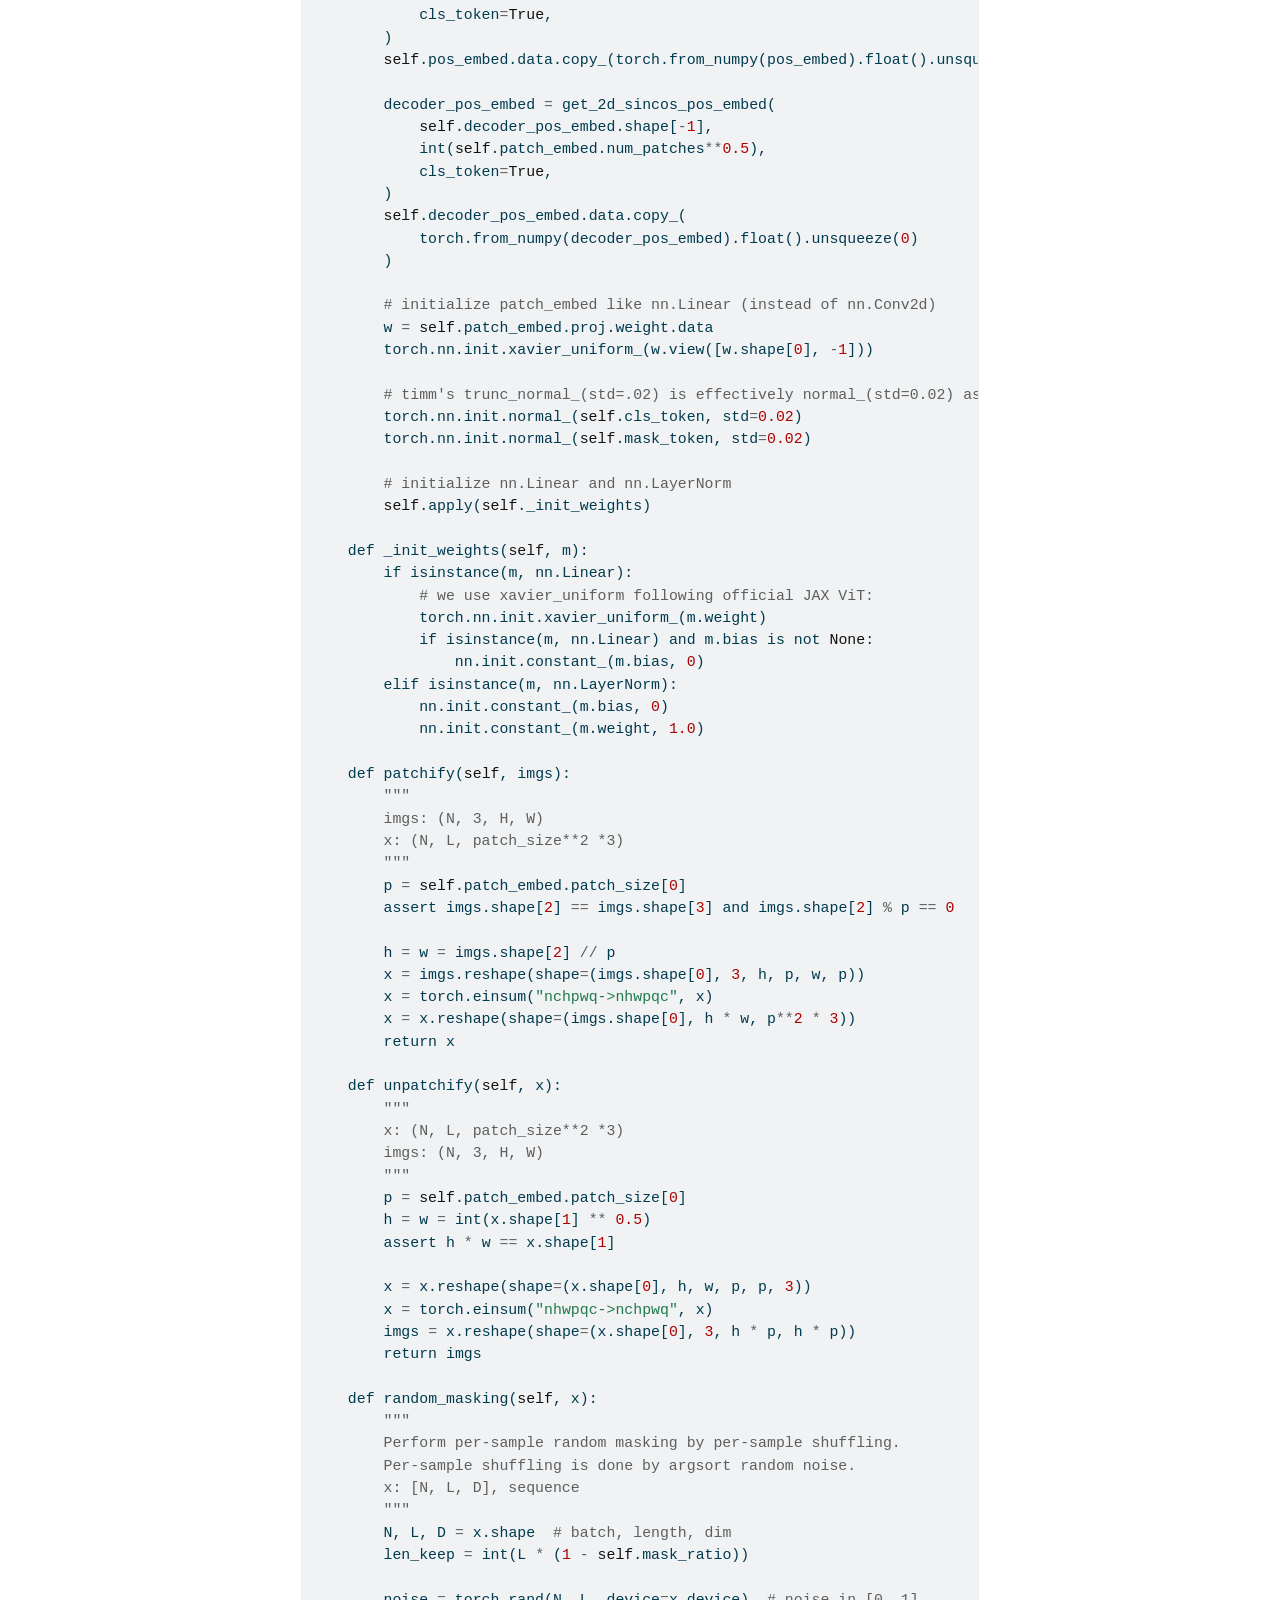
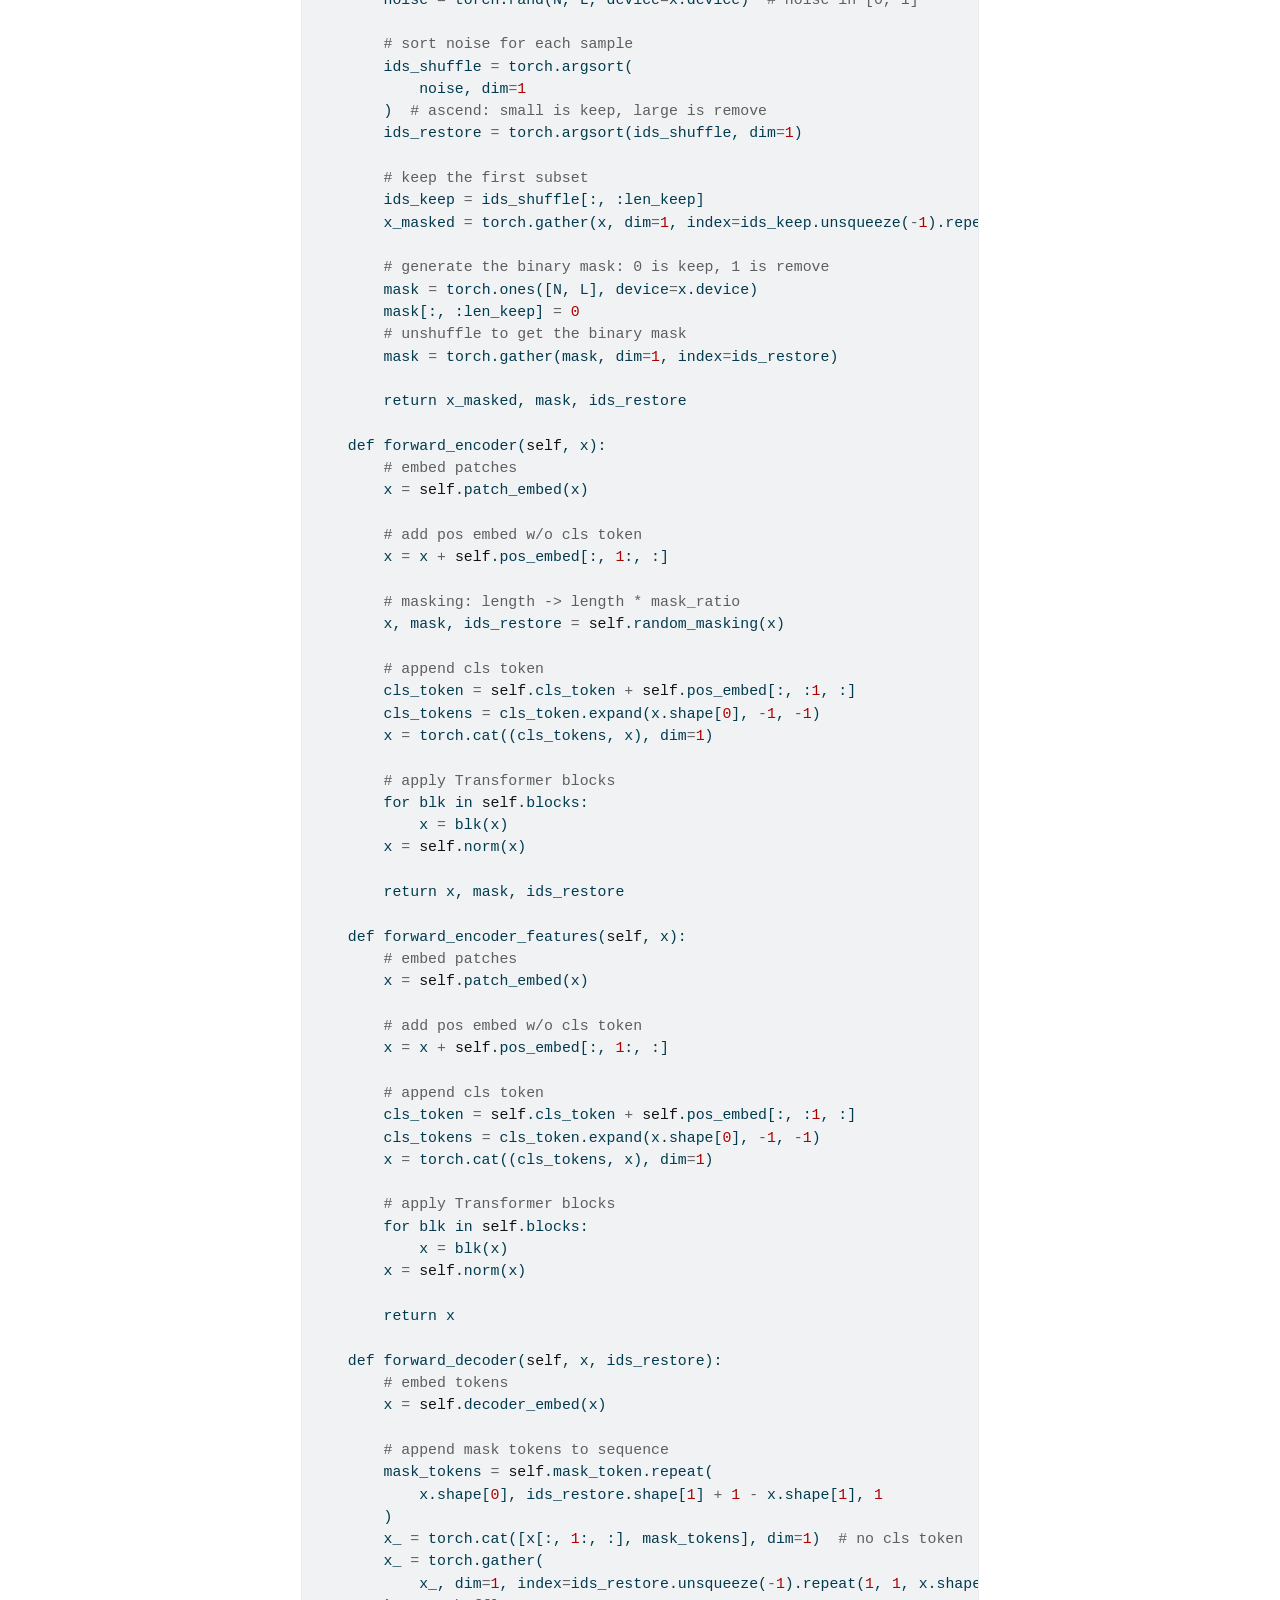
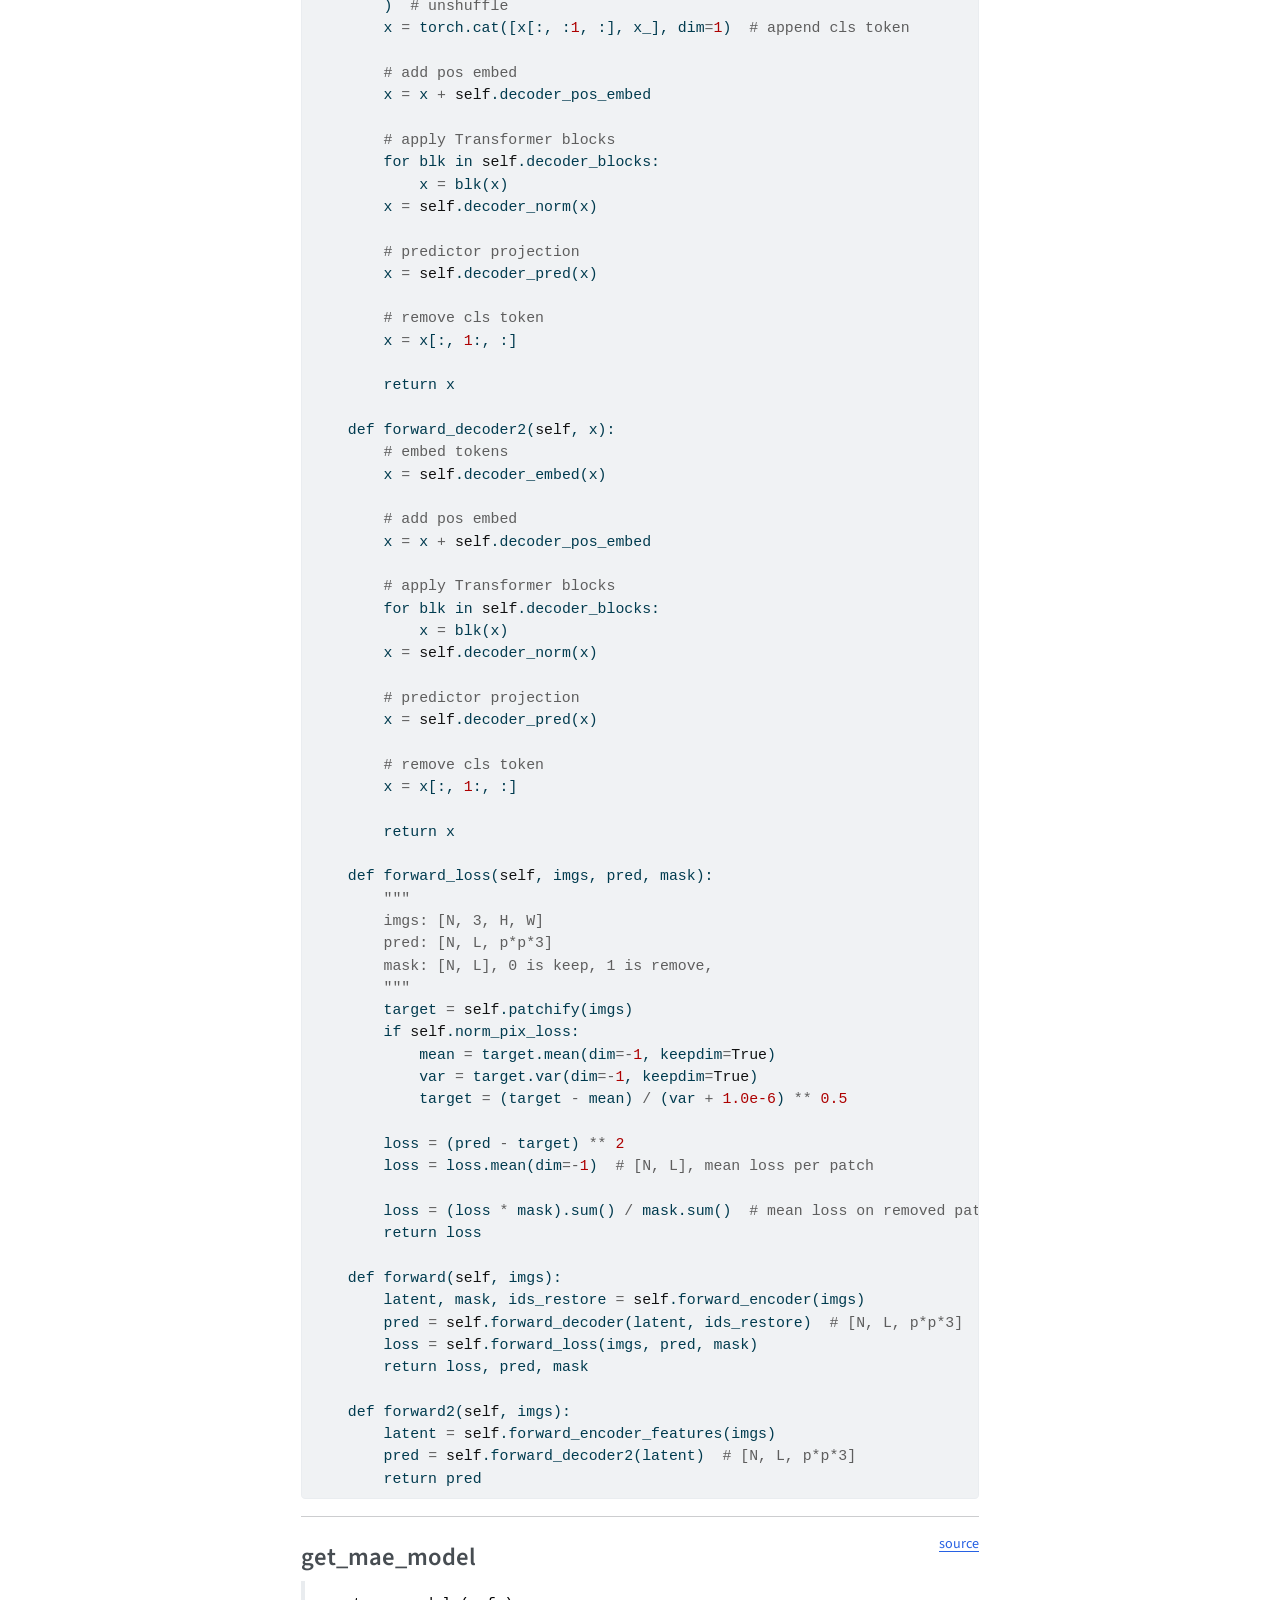
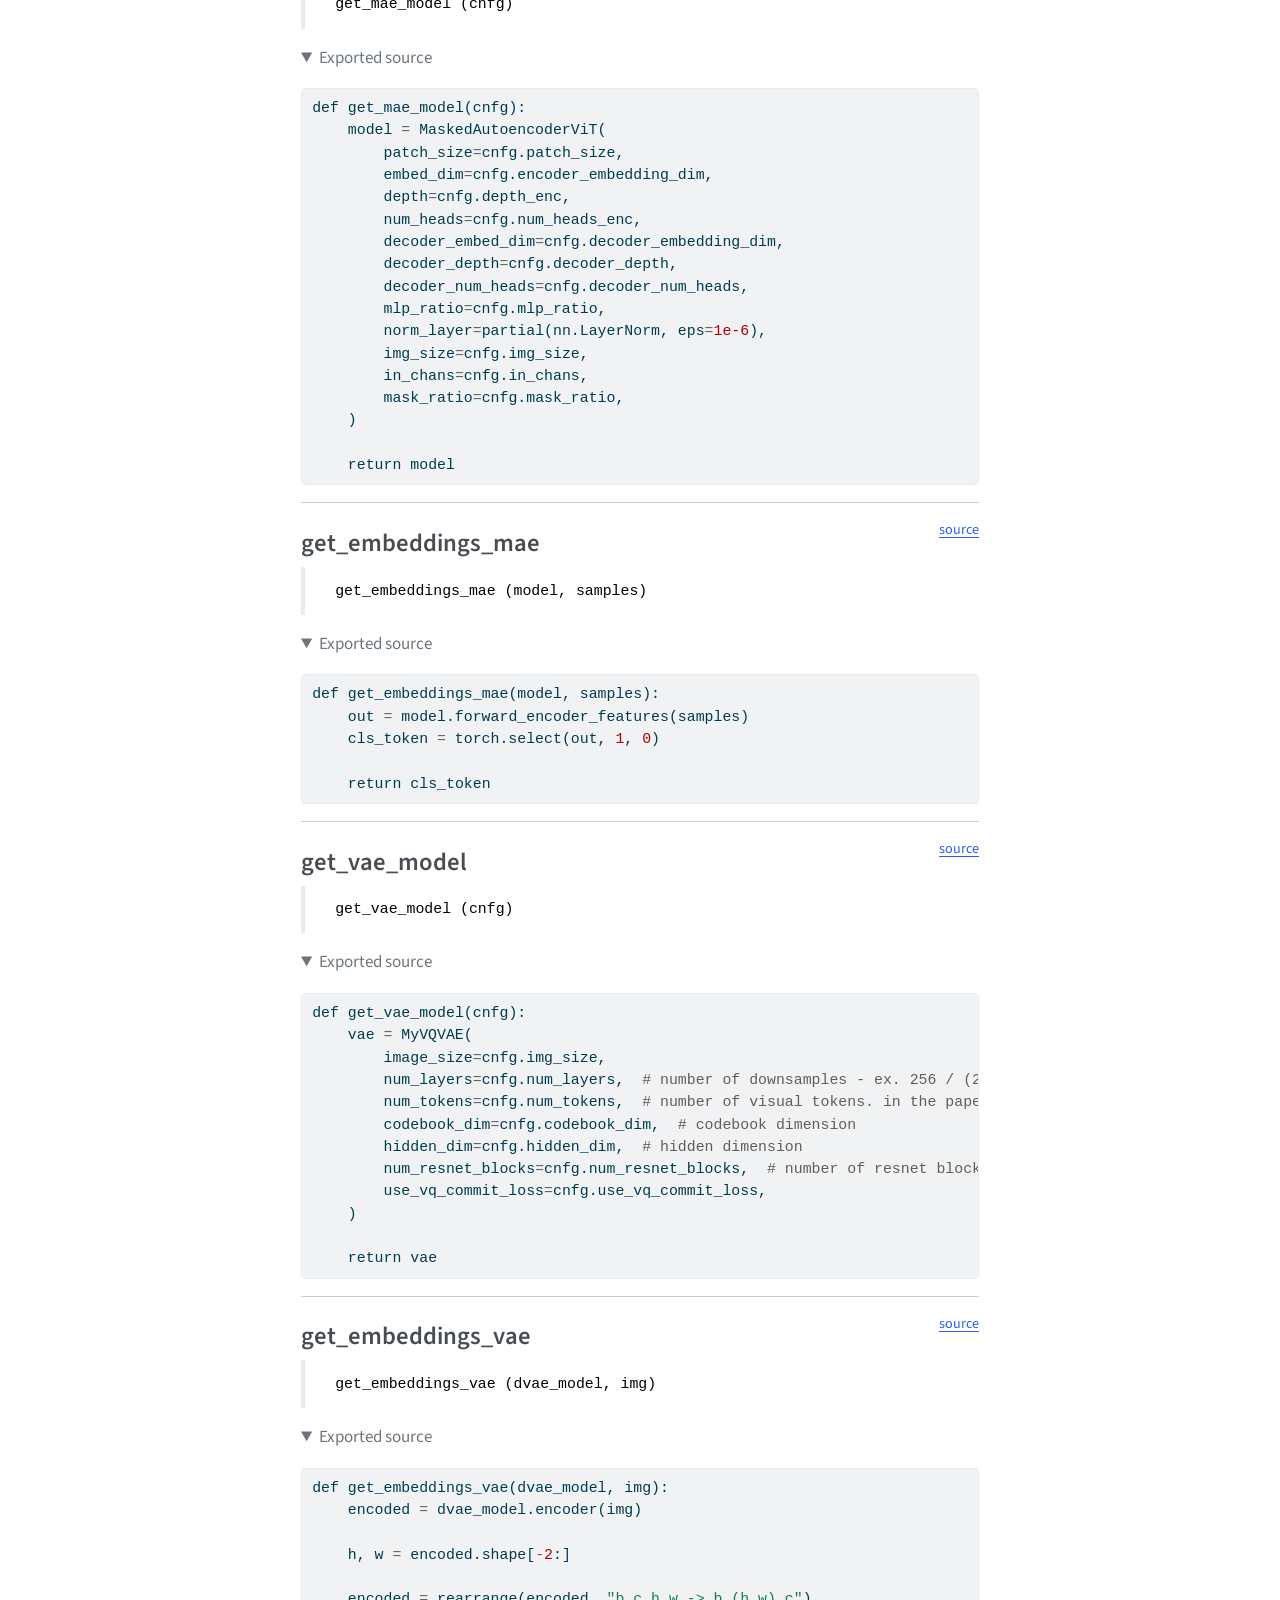
<file: models.html>
<!DOCTYPE html>
<html xmlns="http://www.w3.org/1999/xhtml" lang="en" xml:lang="en"><head>

<meta charset="utf-8">
<meta name="generator" content="quarto-1.4.554">

<meta name="viewport" content="width=device-width, initial-scale=1.0, user-scalable=yes">


<title>advanced_autoencoders - Define models</title>
<style>
code{white-space: pre-wrap;}
span.smallcaps{font-variant: small-caps;}
div.columns{display: flex; gap: min(4vw, 1.5em);}
div.column{flex: auto; overflow-x: auto;}
div.hanging-indent{margin-left: 1.5em; text-indent: -1.5em;}
ul.task-list{list-style: none;}
ul.task-list li input[type="checkbox"] {
  width: 0.8em;
  margin: 0 0.8em 0.2em -1em; /* quarto-specific, see https://github.com/quarto-dev/quarto-cli/issues/4556 */ 
  vertical-align: middle;
}
/* CSS for syntax highlighting */
pre > code.sourceCode { white-space: pre; position: relative; }
pre > code.sourceCode > span { line-height: 1.25; }
pre > code.sourceCode > span:empty { height: 1.2em; }
.sourceCode { overflow: visible; }
code.sourceCode > span { color: inherit; text-decoration: inherit; }
div.sourceCode { margin: 1em 0; }
pre.sourceCode { margin: 0; }
@media screen {
div.sourceCode { overflow: auto; }
}
@media print {
pre > code.sourceCode { white-space: pre-wrap; }
pre > code.sourceCode > span { text-indent: -5em; padding-left: 5em; }
}
pre.numberSource code
  { counter-reset: source-line 0; }
pre.numberSource code > span
  { position: relative; left: -4em; counter-increment: source-line; }
pre.numberSource code > span > a:first-child::before
  { content: counter(source-line);
    position: relative; left: -1em; text-align: right; vertical-align: baseline;
    border: none; display: inline-block;
    -webkit-touch-callout: none; -webkit-user-select: none;
    -khtml-user-select: none; -moz-user-select: none;
    -ms-user-select: none; user-select: none;
    padding: 0 4px; width: 4em;
  }
pre.numberSource { margin-left: 3em;  padding-left: 4px; }
div.sourceCode
  {   }
@media screen {
pre > code.sourceCode > span > a:first-child::before { text-decoration: underline; }
}
</style>


<script src="site_libs/quarto-nav/quarto-nav.js"></script>
<script src="site_libs/quarto-nav/headroom.min.js"></script>
<script src="site_libs/clipboard/clipboard.min.js"></script>
<script src="site_libs/quarto-search/autocomplete.umd.js"></script>
<script src="site_libs/quarto-search/fuse.min.js"></script>
<script src="site_libs/quarto-search/quarto-search.js"></script>
<meta name="quarto:offset" content="./">
<script src="site_libs/quarto-html/quarto.js"></script>
<script src="site_libs/quarto-html/popper.min.js"></script>
<script src="site_libs/quarto-html/tippy.umd.min.js"></script>
<script src="site_libs/quarto-html/anchor.min.js"></script>
<link href="site_libs/quarto-html/tippy.css" rel="stylesheet">
<link href="site_libs/quarto-html/quarto-syntax-highlighting.css" rel="stylesheet" id="quarto-text-highlighting-styles">
<script src="site_libs/bootstrap/bootstrap.min.js"></script>
<link href="site_libs/bootstrap/bootstrap-icons.css" rel="stylesheet">
<link href="site_libs/bootstrap/bootstrap.min.css" rel="stylesheet" id="quarto-bootstrap" data-mode="light">
<script id="quarto-search-options" type="application/json">{
  "location": "navbar",
  "copy-button": false,
  "collapse-after": 3,
  "panel-placement": "end",
  "type": "overlay",
  "limit": 50,
  "keyboard-shortcut": [
    "f",
    "/",
    "s"
  ],
  "show-item-context": false,
  "language": {
    "search-no-results-text": "No results",
    "search-matching-documents-text": "matching documents",
    "search-copy-link-title": "Copy link to search",
    "search-hide-matches-text": "Hide additional matches",
    "search-more-match-text": "more match in this document",
    "search-more-matches-text": "more matches in this document",
    "search-clear-button-title": "Clear",
    "search-text-placeholder": "",
    "search-detached-cancel-button-title": "Cancel",
    "search-submit-button-title": "Submit",
    "search-label": "Search"
  }
}</script>


<link rel="stylesheet" href="styles.css">
<meta property="og:title" content="advanced_autoencoders - Define models">
<meta property="og:description" content="Train VQ-VAE and ViTMAE for image embeddings">
<meta property="og:site_name" content="advanced_autoencoders">
<meta name="twitter:title" content="advanced_autoencoders - Define models">
<meta name="twitter:description" content="Train VQ-VAE and ViTMAE for image embeddings">
<meta name="twitter:card" content="summary">
</head>

<body class="nav-sidebar floating nav-fixed">

<div id="quarto-search-results"></div>
  <header id="quarto-header" class="headroom fixed-top">
    <nav class="navbar navbar-expand-lg " data-bs-theme="dark">
      <div class="navbar-container container-fluid">
      <div class="navbar-brand-container mx-auto">
    <a class="navbar-brand" href="./index.html">
    <span class="navbar-title">advanced_autoencoders</span>
    </a>
  </div>
        <div class="quarto-navbar-tools tools-end">
</div>
          <div id="quarto-search" class="" title="Search"></div>
      </div> <!-- /container-fluid -->
    </nav>
  <nav class="quarto-secondary-nav">
    <div class="container-fluid d-flex">
      <button type="button" class="quarto-btn-toggle btn" data-bs-toggle="collapse" data-bs-target=".quarto-sidebar-collapse-item" aria-controls="quarto-sidebar" aria-expanded="false" aria-label="Toggle sidebar navigation" onclick="if (window.quartoToggleHeadroom) { window.quartoToggleHeadroom(); }">
        <i class="bi bi-layout-text-sidebar-reverse"></i>
      </button>
        <nav class="quarto-page-breadcrumbs" aria-label="breadcrumb"><ol class="breadcrumb"><li class="breadcrumb-item"><a href="./models.html">Define models</a></li></ol></nav>
        <a class="flex-grow-1" role="button" data-bs-toggle="collapse" data-bs-target=".quarto-sidebar-collapse-item" aria-controls="quarto-sidebar" aria-expanded="false" aria-label="Toggle sidebar navigation" onclick="if (window.quartoToggleHeadroom) { window.quartoToggleHeadroom(); }">      
        </a>
    </div>
  </nav>
</header>
<!-- content -->
<div id="quarto-content" class="quarto-container page-columns page-rows-contents page-layout-article page-navbar">
<!-- sidebar -->
  <nav id="quarto-sidebar" class="sidebar collapse collapse-horizontal quarto-sidebar-collapse-item sidebar-navigation floating overflow-auto">
    <div class="sidebar-menu-container"> 
    <ul class="list-unstyled mt-1">
        <li class="sidebar-item">
  <div class="sidebar-item-container"> 
  <a href="./index.html" class="sidebar-item-text sidebar-link">
 <span class="menu-text">advanced_autoencoders</span></a>
  </div>
</li>
        <li class="sidebar-item">
  <div class="sidebar-item-container"> 
  <a href="./core.html" class="sidebar-item-text sidebar-link">
 <span class="menu-text">core</span></a>
  </div>
</li>
        <li class="sidebar-item">
  <div class="sidebar-item-container"> 
  <a href="./eda_data.html" class="sidebar-item-text sidebar-link">
 <span class="menu-text">EDA on image dataset</span></a>
  </div>
</li>
        <li class="sidebar-item">
  <div class="sidebar-item-container"> 
  <a href="./train.html" class="sidebar-item-text sidebar-link">
 <span class="menu-text">Train model</span></a>
  </div>
</li>
        <li class="sidebar-item">
  <div class="sidebar-item-container"> 
  <a href="./config.html" class="sidebar-item-text sidebar-link">
 <span class="menu-text">Configs for ViTMAE and VQ-MAE</span></a>
  </div>
</li>
        <li class="sidebar-item">
  <div class="sidebar-item-container"> 
  <a href="./dataset.html" class="sidebar-item-text sidebar-link">
 <span class="menu-text">Define Datasets for dataloaders</span></a>
  </div>
</li>
        <li class="sidebar-item">
  <div class="sidebar-item-container"> 
  <a href="./inference_pipeline.html" class="sidebar-item-text sidebar-link">
 <span class="menu-text">Define Pipeline to generate embeddings</span></a>
  </div>
</li>
        <li class="sidebar-item">
  <div class="sidebar-item-container"> 
  <a href="./models.html" class="sidebar-item-text sidebar-link active">
 <span class="menu-text">Define models</span></a>
  </div>
</li>
        <li class="sidebar-item">
  <div class="sidebar-item-container"> 
  <a href="./trainers.html" class="sidebar-item-text sidebar-link">
 <span class="menu-text">Define Lightning based trainers</span></a>
  </div>
</li>
        <li class="sidebar-item">
  <div class="sidebar-item-container"> 
  <a href="./training_pipeline.html" class="sidebar-item-text sidebar-link">
 <span class="menu-text">Define: Training Pipeline</span></a>
  </div>
</li>
        <li class="sidebar-item">
  <div class="sidebar-item-container"> 
  <a href="./utils.html" class="sidebar-item-text sidebar-link">
 <span class="menu-text">Utils</span></a>
  </div>
</li>
    </ul>
    </div>
</nav>
<div id="quarto-sidebar-glass" class="quarto-sidebar-collapse-item" data-bs-toggle="collapse" data-bs-target=".quarto-sidebar-collapse-item"></div>
<!-- margin-sidebar -->
    <div id="quarto-margin-sidebar" class="sidebar margin-sidebar">
        <nav id="TOC" role="doc-toc" class="toc-active">
    <h2 id="toc-title">On this page</h2>
   
  <ul>
  <li><a href="#resblock" id="toc-resblock" class="nav-link active" data-scroll-target="#resblock">ResBlock</a></li>
  <li><a href="#vectorquantize" id="toc-vectorquantize" class="nav-link" data-scroll-target="#vectorquantize">VectorQuantize</a></li>
  <li><a href="#myvqvae" id="toc-myvqvae" class="nav-link" data-scroll-target="#myvqvae">MyVQVAE</a></li>
  <li><a href="#maskedautoencodervit" id="toc-maskedautoencodervit" class="nav-link" data-scroll-target="#maskedautoencodervit">MaskedAutoencoderViT</a></li>
  <li><a href="#get_mae_model" id="toc-get_mae_model" class="nav-link" data-scroll-target="#get_mae_model">get_mae_model</a></li>
  <li><a href="#get_embeddings_mae" id="toc-get_embeddings_mae" class="nav-link" data-scroll-target="#get_embeddings_mae">get_embeddings_mae</a></li>
  <li><a href="#get_vae_model" id="toc-get_vae_model" class="nav-link" data-scroll-target="#get_vae_model">get_vae_model</a></li>
  <li><a href="#get_embeddings_vae" id="toc-get_embeddings_vae" class="nav-link" data-scroll-target="#get_embeddings_vae">get_embeddings_vae</a></li>
  </ul>
<div class="toc-actions"><ul><li><a href="https://github.com/rohitMalhotra07/advanced_autoencoders/issues/new" class="toc-action"><i class="bi bi-github"></i>Report an issue</a></li></ul></div></nav>
    </div>
<!-- main -->
<main class="content" id="quarto-document-content">

<header id="title-block-header" class="quarto-title-block default">
<div class="quarto-title">
<h1 class="title">Define models</h1>
</div>



<div class="quarto-title-meta">

    
  
    
  </div>
  


</header>


<!-- WARNING: THIS FILE WAS AUTOGENERATED! DO NOT EDIT! -->
<div id="25331930-5f36-4d9b-85ca-0481bb5c973f" class="cell">
<details open="" class="code-fold">
<summary>Exported source</summary>
<div class="sourceCode cell-code" id="cb1"><pre class="sourceCode python code-with-copy"><code class="sourceCode python"><span id="cb1-1"><a href="#cb1-1" aria-hidden="true" tabindex="-1"></a><span class="im">from</span> functools <span class="im">import</span> partial</span>
<span id="cb1-2"><a href="#cb1-2" aria-hidden="true" tabindex="-1"></a><span class="im">from</span> math <span class="im">import</span> log2</span>
<span id="cb1-3"><a href="#cb1-3" aria-hidden="true" tabindex="-1"></a></span>
<span id="cb1-4"><a href="#cb1-4" aria-hidden="true" tabindex="-1"></a><span class="im">import</span> torch</span>
<span id="cb1-5"><a href="#cb1-5" aria-hidden="true" tabindex="-1"></a><span class="im">import</span> torch.nn <span class="im">as</span> nn</span>
<span id="cb1-6"><a href="#cb1-6" aria-hidden="true" tabindex="-1"></a><span class="im">import</span> torch.nn.functional <span class="im">as</span> F</span>
<span id="cb1-7"><a href="#cb1-7" aria-hidden="true" tabindex="-1"></a><span class="im">from</span> einops <span class="im">import</span> rearrange</span>
<span id="cb1-8"><a href="#cb1-8" aria-hidden="true" tabindex="-1"></a><span class="im">from</span> timm.models.vision_transformer <span class="im">import</span> Block, PatchEmbed</span>
<span id="cb1-9"><a href="#cb1-9" aria-hidden="true" tabindex="-1"></a></span>
<span id="cb1-10"><a href="#cb1-10" aria-hidden="true" tabindex="-1"></a><span class="im">from</span> advanced_autoencoders.utils <span class="im">import</span> get_2d_sincos_pos_embed</span></code><button title="Copy to Clipboard" class="code-copy-button"><i class="bi"></i></button></pre></div>
</details>
</div>
<hr>
<p><a href="https://github.com/rohitMalhotra07/advanced_autoencoders/blob/main/advanced_autoencoders/models.py#L20" target="_blank" style="float:right; font-size:smaller">source</a></p>
<section id="resblock" class="level3">
<h3 class="anchored" data-anchor-id="resblock">ResBlock</h3>
<blockquote class="blockquote">
<pre><code> ResBlock (chan)</code></pre>
</blockquote>
<p>*Base class for all neural network modules.</p>
<p>Your models should also subclass this class.</p>
<p>Modules can also contain other Modules, allowing to nest them in a tree structure. You can assign the submodules as regular attributes::</p>
<pre><code>import torch.nn as nn
import torch.nn.functional as F

class Model(nn.Module):
    def __init__(self):
        super().__init__()
        self.conv1 = nn.Conv2d(1, 20, 5)
        self.conv2 = nn.Conv2d(20, 20, 5)

    def forward(self, x):
        x = F.relu(self.conv1(x))
        return F.relu(self.conv2(x))</code></pre>
<p>Submodules assigned in this way will be registered, and will have their parameters converted too when you call :meth:<code>to</code>, etc.</p>
<p>.. note:: As per the example above, an <code>__init__()</code> call to the parent class must be made before assignment on the child.</p>
<p>:ivar training: Boolean represents whether this module is in training or evaluation mode. :vartype training: bool*</p>
<div id="300361c3-4d29-48c9-8516-acd206df212b" class="cell">
<details open="" class="code-fold">
<summary>Exported source</summary>
<div class="sourceCode cell-code" id="cb4"><pre class="sourceCode python code-with-copy"><code class="sourceCode python"><span id="cb4-1"><a href="#cb4-1" aria-hidden="true" tabindex="-1"></a><span class="kw">class</span> ResBlock(nn.Module):</span>
<span id="cb4-2"><a href="#cb4-2" aria-hidden="true" tabindex="-1"></a>    <span class="kw">def</span> <span class="fu">__init__</span>(<span class="va">self</span>, chan):</span>
<span id="cb4-3"><a href="#cb4-3" aria-hidden="true" tabindex="-1"></a>        <span class="bu">super</span>().<span class="fu">__init__</span>()</span>
<span id="cb4-4"><a href="#cb4-4" aria-hidden="true" tabindex="-1"></a>        <span class="va">self</span>.net <span class="op">=</span> nn.Sequential(</span>
<span id="cb4-5"><a href="#cb4-5" aria-hidden="true" tabindex="-1"></a>            nn.Conv2d(chan, chan, <span class="dv">3</span>, padding<span class="op">=</span><span class="dv">1</span>),</span>
<span id="cb4-6"><a href="#cb4-6" aria-hidden="true" tabindex="-1"></a>            nn.ReLU(),</span>
<span id="cb4-7"><a href="#cb4-7" aria-hidden="true" tabindex="-1"></a>            nn.Conv2d(chan, chan, <span class="dv">3</span>, padding<span class="op">=</span><span class="dv">1</span>),</span>
<span id="cb4-8"><a href="#cb4-8" aria-hidden="true" tabindex="-1"></a>            nn.ReLU(),</span>
<span id="cb4-9"><a href="#cb4-9" aria-hidden="true" tabindex="-1"></a>            nn.Conv2d(chan, chan, <span class="dv">1</span>),</span>
<span id="cb4-10"><a href="#cb4-10" aria-hidden="true" tabindex="-1"></a>        )</span>
<span id="cb4-11"><a href="#cb4-11" aria-hidden="true" tabindex="-1"></a></span>
<span id="cb4-12"><a href="#cb4-12" aria-hidden="true" tabindex="-1"></a>    <span class="kw">def</span> forward(<span class="va">self</span>, x):</span>
<span id="cb4-13"><a href="#cb4-13" aria-hidden="true" tabindex="-1"></a>        <span class="cf">return</span> <span class="va">self</span>.net(x) <span class="op">+</span> x</span></code><button title="Copy to Clipboard" class="code-copy-button"><i class="bi"></i></button></pre></div>
</details>
</div>
<hr>
<p><a href="https://github.com/rohitMalhotra07/advanced_autoencoders/blob/main/advanced_autoencoders/models.py#L35" target="_blank" style="float:right; font-size:smaller">source</a></p>
</section>
<section id="vectorquantize" class="level3">
<h3 class="anchored" data-anchor-id="vectorquantize">VectorQuantize</h3>
<blockquote class="blockquote">
<pre><code> VectorQuantize (dim, n_embed, commitment=1.0)</code></pre>
</blockquote>
<p>*Base class for all neural network modules.</p>
<p>Your models should also subclass this class.</p>
<p>Modules can also contain other Modules, allowing to nest them in a tree structure. You can assign the submodules as regular attributes::</p>
<pre><code>import torch.nn as nn
import torch.nn.functional as F

class Model(nn.Module):
    def __init__(self):
        super().__init__()
        self.conv1 = nn.Conv2d(1, 20, 5)
        self.conv2 = nn.Conv2d(20, 20, 5)

    def forward(self, x):
        x = F.relu(self.conv1(x))
        return F.relu(self.conv2(x))</code></pre>
<p>Submodules assigned in this way will be registered, and will have their parameters converted too when you call :meth:<code>to</code>, etc.</p>
<p>.. note:: As per the example above, an <code>__init__()</code> call to the parent class must be made before assignment on the child.</p>
<p>:ivar training: Boolean represents whether this module is in training or evaluation mode. :vartype training: bool*</p>
<div id="ba5aeec7-0160-4f5b-8955-9fc1922d756c" class="cell">
<details open="" class="code-fold">
<summary>Exported source</summary>
<div class="sourceCode cell-code" id="cb7"><pre class="sourceCode python code-with-copy"><code class="sourceCode python"><span id="cb7-1"><a href="#cb7-1" aria-hidden="true" tabindex="-1"></a><span class="kw">class</span> VectorQuantize(nn.Module):</span>
<span id="cb7-2"><a href="#cb7-2" aria-hidden="true" tabindex="-1"></a>    <span class="kw">def</span> <span class="fu">__init__</span>(<span class="va">self</span>, dim, n_embed, commitment<span class="op">=</span><span class="fl">1.0</span>):</span>
<span id="cb7-3"><a href="#cb7-3" aria-hidden="true" tabindex="-1"></a>        <span class="bu">super</span>().<span class="fu">__init__</span>()</span>
<span id="cb7-4"><a href="#cb7-4" aria-hidden="true" tabindex="-1"></a></span>
<span id="cb7-5"><a href="#cb7-5" aria-hidden="true" tabindex="-1"></a>        <span class="va">self</span>.dim <span class="op">=</span> dim</span>
<span id="cb7-6"><a href="#cb7-6" aria-hidden="true" tabindex="-1"></a>        <span class="va">self</span>.n_embed <span class="op">=</span> n_embed</span>
<span id="cb7-7"><a href="#cb7-7" aria-hidden="true" tabindex="-1"></a>        <span class="va">self</span>.commitment <span class="op">=</span> commitment</span>
<span id="cb7-8"><a href="#cb7-8" aria-hidden="true" tabindex="-1"></a></span>
<span id="cb7-9"><a href="#cb7-9" aria-hidden="true" tabindex="-1"></a>        <span class="va">self</span>.embed <span class="op">=</span> nn.Embedding(<span class="va">self</span>.n_embed, <span class="va">self</span>.dim)</span>
<span id="cb7-10"><a href="#cb7-10" aria-hidden="true" tabindex="-1"></a>        <span class="va">self</span>.embed.weight.data.uniform_(<span class="op">-</span><span class="dv">1</span> <span class="op">/</span> <span class="va">self</span>.n_embed, <span class="dv">1</span> <span class="op">/</span> <span class="va">self</span>.n_embed)</span>
<span id="cb7-11"><a href="#cb7-11" aria-hidden="true" tabindex="-1"></a></span>
<span id="cb7-12"><a href="#cb7-12" aria-hidden="true" tabindex="-1"></a>    <span class="kw">def</span> forward(<span class="va">self</span>, <span class="bu">input</span>):</span>
<span id="cb7-13"><a href="#cb7-13" aria-hidden="true" tabindex="-1"></a>        dtype <span class="op">=</span> <span class="bu">input</span>.dtype  <span class="co"># noqa</span></span>
<span id="cb7-14"><a href="#cb7-14" aria-hidden="true" tabindex="-1"></a>        input_shape <span class="op">=</span> <span class="bu">input</span>.shape</span>
<span id="cb7-15"><a href="#cb7-15" aria-hidden="true" tabindex="-1"></a>        flatten <span class="op">=</span> <span class="bu">input</span>.reshape(<span class="op">-</span><span class="dv">1</span>, <span class="va">self</span>.dim)</span>
<span id="cb7-16"><a href="#cb7-16" aria-hidden="true" tabindex="-1"></a></span>
<span id="cb7-17"><a href="#cb7-17" aria-hidden="true" tabindex="-1"></a>        distances <span class="op">=</span> torch.cdist(flatten, <span class="va">self</span>.embed.weight)</span>
<span id="cb7-18"><a href="#cb7-18" aria-hidden="true" tabindex="-1"></a>        encoding_index <span class="op">=</span> torch.argmin(distances, dim<span class="op">=</span><span class="dv">1</span>)</span>
<span id="cb7-19"><a href="#cb7-19" aria-hidden="true" tabindex="-1"></a></span>
<span id="cb7-20"><a href="#cb7-20" aria-hidden="true" tabindex="-1"></a>        quantized <span class="op">=</span> torch.index_select(<span class="va">self</span>.embed.weight, <span class="dv">0</span>, encoding_index).view(</span>
<span id="cb7-21"><a href="#cb7-21" aria-hidden="true" tabindex="-1"></a>            input_shape</span>
<span id="cb7-22"><a href="#cb7-22" aria-hidden="true" tabindex="-1"></a>        )</span>
<span id="cb7-23"><a href="#cb7-23" aria-hidden="true" tabindex="-1"></a></span>
<span id="cb7-24"><a href="#cb7-24" aria-hidden="true" tabindex="-1"></a>        <span class="cf">return</span> quantized</span></code><button title="Copy to Clipboard" class="code-copy-button"><i class="bi"></i></button></pre></div>
</details>
</div>
<hr>
<p><a href="https://github.com/rohitMalhotra07/advanced_autoencoders/blob/main/advanced_autoencoders/models.py#L61" target="_blank" style="float:right; font-size:smaller">source</a></p>
</section>
<section id="myvqvae" class="level3">
<h3 class="anchored" data-anchor-id="myvqvae">MyVQVAE</h3>
<blockquote class="blockquote">
<pre><code> MyVQVAE (image_size=256, num_tokens=8192, codebook_dim=8, num_layers=4,
          num_resnet_blocks=2, hidden_dim=64, channels=3,
          smooth_l1_loss=False, commitment_weight=0.25,
          use_vq_commit_loss=True)</code></pre>
</blockquote>
<p>*Base class for all neural network modules.</p>
<p>Your models should also subclass this class.</p>
<p>Modules can also contain other Modules, allowing to nest them in a tree structure. You can assign the submodules as regular attributes::</p>
<pre><code>import torch.nn as nn
import torch.nn.functional as F

class Model(nn.Module):
    def __init__(self):
        super().__init__()
        self.conv1 = nn.Conv2d(1, 20, 5)
        self.conv2 = nn.Conv2d(20, 20, 5)

    def forward(self, x):
        x = F.relu(self.conv1(x))
        return F.relu(self.conv2(x))</code></pre>
<p>Submodules assigned in this way will be registered, and will have their parameters converted too when you call :meth:<code>to</code>, etc.</p>
<p>.. note:: As per the example above, an <code>__init__()</code> call to the parent class must be made before assignment on the child.</p>
<table class="table">
<caption>ivar training: Boolean represents whether this module is in training or evaluation mode. :vartype training: bool*</caption>
<thead>
<tr class="header">
<th></th>
<th><strong>Type</strong></th>
<th><strong>Default</strong></th>
<th><strong>Details</strong></th>
</tr>
</thead>
<tbody>
<tr class="odd">
<td>image_size</td>
<td>int</td>
<td>256</td>
<td></td>
</tr>
<tr class="even">
<td>num_tokens</td>
<td>int</td>
<td>8192</td>
<td></td>
</tr>
<tr class="odd">
<td>codebook_dim</td>
<td>int</td>
<td>8</td>
<td></td>
</tr>
<tr class="even">
<td>num_layers</td>
<td>int</td>
<td>4</td>
<td></td>
</tr>
<tr class="odd">
<td>num_resnet_blocks</td>
<td>int</td>
<td>2</td>
<td></td>
</tr>
<tr class="even">
<td>hidden_dim</td>
<td>int</td>
<td>64</td>
<td></td>
</tr>
<tr class="odd">
<td>channels</td>
<td>int</td>
<td>3</td>
<td></td>
</tr>
<tr class="even">
<td>smooth_l1_loss</td>
<td>bool</td>
<td>False</td>
<td></td>
</tr>
<tr class="odd">
<td>commitment_weight</td>
<td>float</td>
<td>0.25</td>
<td>vq_decay = 0.8,</td>
</tr>
<tr class="even">
<td>use_vq_commit_loss</td>
<td>bool</td>
<td>True</td>
<td></td>
</tr>
</tbody>
</table>
<div id="80d922e1-aa7d-43e3-8caa-276858f4b7ea" class="cell">
<details open="" class="code-fold">
<summary>Exported source</summary>
<div class="sourceCode cell-code" id="cb10"><pre class="sourceCode python code-with-copy"><code class="sourceCode python"><span id="cb10-1"><a href="#cb10-1" aria-hidden="true" tabindex="-1"></a><span class="kw">class</span> MyVQVAE(nn.Module):</span>
<span id="cb10-2"><a href="#cb10-2" aria-hidden="true" tabindex="-1"></a>    <span class="kw">def</span> <span class="fu">__init__</span>(</span>
<span id="cb10-3"><a href="#cb10-3" aria-hidden="true" tabindex="-1"></a>        <span class="va">self</span>,</span>
<span id="cb10-4"><a href="#cb10-4" aria-hidden="true" tabindex="-1"></a>        image_size<span class="op">=</span><span class="dv">256</span>,</span>
<span id="cb10-5"><a href="#cb10-5" aria-hidden="true" tabindex="-1"></a>        num_tokens<span class="op">=</span><span class="dv">8192</span>,</span>
<span id="cb10-6"><a href="#cb10-6" aria-hidden="true" tabindex="-1"></a>        codebook_dim<span class="op">=</span><span class="dv">8</span>,</span>
<span id="cb10-7"><a href="#cb10-7" aria-hidden="true" tabindex="-1"></a>        num_layers<span class="op">=</span><span class="dv">4</span>,</span>
<span id="cb10-8"><a href="#cb10-8" aria-hidden="true" tabindex="-1"></a>        num_resnet_blocks<span class="op">=</span><span class="dv">2</span>,</span>
<span id="cb10-9"><a href="#cb10-9" aria-hidden="true" tabindex="-1"></a>        hidden_dim<span class="op">=</span><span class="dv">64</span>,</span>
<span id="cb10-10"><a href="#cb10-10" aria-hidden="true" tabindex="-1"></a>        channels<span class="op">=</span><span class="dv">3</span>,</span>
<span id="cb10-11"><a href="#cb10-11" aria-hidden="true" tabindex="-1"></a>        smooth_l1_loss<span class="op">=</span><span class="va">False</span>,</span>
<span id="cb10-12"><a href="#cb10-12" aria-hidden="true" tabindex="-1"></a>        <span class="co"># vq_decay = 0.8,</span></span>
<span id="cb10-13"><a href="#cb10-13" aria-hidden="true" tabindex="-1"></a>        commitment_weight<span class="op">=</span><span class="fl">0.25</span>,</span>
<span id="cb10-14"><a href="#cb10-14" aria-hidden="true" tabindex="-1"></a>        use_vq_commit_loss<span class="op">=</span><span class="va">True</span>,</span>
<span id="cb10-15"><a href="#cb10-15" aria-hidden="true" tabindex="-1"></a>    ):</span>
<span id="cb10-16"><a href="#cb10-16" aria-hidden="true" tabindex="-1"></a>        <span class="bu">super</span>().<span class="fu">__init__</span>()</span>
<span id="cb10-17"><a href="#cb10-17" aria-hidden="true" tabindex="-1"></a>        <span class="cf">assert</span> log2(image_size).is_integer(), <span class="st">"image size must be a power of 2"</span></span>
<span id="cb10-18"><a href="#cb10-18" aria-hidden="true" tabindex="-1"></a>        <span class="cf">assert</span> num_layers <span class="op">&gt;=</span> <span class="dv">1</span>, <span class="st">"number of layers must be greater than or equal to 1"</span></span>
<span id="cb10-19"><a href="#cb10-19" aria-hidden="true" tabindex="-1"></a>        has_resblocks <span class="op">=</span> num_resnet_blocks <span class="op">&gt;</span> <span class="dv">0</span></span>
<span id="cb10-20"><a href="#cb10-20" aria-hidden="true" tabindex="-1"></a></span>
<span id="cb10-21"><a href="#cb10-21" aria-hidden="true" tabindex="-1"></a>        <span class="va">self</span>.image_size <span class="op">=</span> image_size</span>
<span id="cb10-22"><a href="#cb10-22" aria-hidden="true" tabindex="-1"></a>        <span class="va">self</span>.num_tokens <span class="op">=</span> num_tokens</span>
<span id="cb10-23"><a href="#cb10-23" aria-hidden="true" tabindex="-1"></a>        <span class="va">self</span>.num_layers <span class="op">=</span> num_layers</span>
<span id="cb10-24"><a href="#cb10-24" aria-hidden="true" tabindex="-1"></a>        <span class="va">self</span>.commitment_weight <span class="op">=</span> commitment_weight</span>
<span id="cb10-25"><a href="#cb10-25" aria-hidden="true" tabindex="-1"></a>        <span class="va">self</span>.use_vq_commit_loss <span class="op">=</span> use_vq_commit_loss</span>
<span id="cb10-26"><a href="#cb10-26" aria-hidden="true" tabindex="-1"></a></span>
<span id="cb10-27"><a href="#cb10-27" aria-hidden="true" tabindex="-1"></a>        <span class="va">self</span>.vq <span class="op">=</span> VectorQuantize(</span>
<span id="cb10-28"><a href="#cb10-28" aria-hidden="true" tabindex="-1"></a>            dim<span class="op">=</span>codebook_dim,</span>
<span id="cb10-29"><a href="#cb10-29" aria-hidden="true" tabindex="-1"></a>            n_embed<span class="op">=</span>num_tokens,</span>
<span id="cb10-30"><a href="#cb10-30" aria-hidden="true" tabindex="-1"></a>            <span class="co"># decay = vq_decay,</span></span>
<span id="cb10-31"><a href="#cb10-31" aria-hidden="true" tabindex="-1"></a>            commitment<span class="op">=</span>commitment_weight,</span>
<span id="cb10-32"><a href="#cb10-32" aria-hidden="true" tabindex="-1"></a>        )</span>
<span id="cb10-33"><a href="#cb10-33" aria-hidden="true" tabindex="-1"></a></span>
<span id="cb10-34"><a href="#cb10-34" aria-hidden="true" tabindex="-1"></a>        hdim <span class="op">=</span> hidden_dim  <span class="co"># noqa</span></span>
<span id="cb10-35"><a href="#cb10-35" aria-hidden="true" tabindex="-1"></a></span>
<span id="cb10-36"><a href="#cb10-36" aria-hidden="true" tabindex="-1"></a>        enc_chans <span class="op">=</span> [hidden_dim] <span class="op">*</span> num_layers</span>
<span id="cb10-37"><a href="#cb10-37" aria-hidden="true" tabindex="-1"></a>        dec_chans <span class="op">=</span> <span class="bu">list</span>(<span class="bu">reversed</span>(enc_chans))</span>
<span id="cb10-38"><a href="#cb10-38" aria-hidden="true" tabindex="-1"></a></span>
<span id="cb10-39"><a href="#cb10-39" aria-hidden="true" tabindex="-1"></a>        enc_chans <span class="op">=</span> [channels, <span class="op">*</span>enc_chans]</span>
<span id="cb10-40"><a href="#cb10-40" aria-hidden="true" tabindex="-1"></a></span>
<span id="cb10-41"><a href="#cb10-41" aria-hidden="true" tabindex="-1"></a>        dec_init_chan <span class="op">=</span> codebook_dim <span class="cf">if</span> <span class="kw">not</span> has_resblocks <span class="cf">else</span> dec_chans[<span class="dv">0</span>]</span>
<span id="cb10-42"><a href="#cb10-42" aria-hidden="true" tabindex="-1"></a>        dec_chans <span class="op">=</span> [dec_init_chan, <span class="op">*</span>dec_chans]</span>
<span id="cb10-43"><a href="#cb10-43" aria-hidden="true" tabindex="-1"></a></span>
<span id="cb10-44"><a href="#cb10-44" aria-hidden="true" tabindex="-1"></a>        enc_chans_io, dec_chans_io <span class="op">=</span> <span class="bu">map</span>(</span>
<span id="cb10-45"><a href="#cb10-45" aria-hidden="true" tabindex="-1"></a>            <span class="kw">lambda</span> t: <span class="bu">list</span>(<span class="bu">zip</span>(t[:<span class="op">-</span><span class="dv">1</span>], t[<span class="dv">1</span>:])), (enc_chans, dec_chans)</span>
<span id="cb10-46"><a href="#cb10-46" aria-hidden="true" tabindex="-1"></a>        )</span>
<span id="cb10-47"><a href="#cb10-47" aria-hidden="true" tabindex="-1"></a></span>
<span id="cb10-48"><a href="#cb10-48" aria-hidden="true" tabindex="-1"></a>        enc_layers <span class="op">=</span> []</span>
<span id="cb10-49"><a href="#cb10-49" aria-hidden="true" tabindex="-1"></a>        dec_layers <span class="op">=</span> []</span>
<span id="cb10-50"><a href="#cb10-50" aria-hidden="true" tabindex="-1"></a></span>
<span id="cb10-51"><a href="#cb10-51" aria-hidden="true" tabindex="-1"></a>        <span class="cf">for</span> (enc_in, enc_out), (dec_in, dec_out) <span class="kw">in</span> <span class="bu">zip</span>(enc_chans_io, dec_chans_io):</span>
<span id="cb10-52"><a href="#cb10-52" aria-hidden="true" tabindex="-1"></a>            enc_layers.append(</span>
<span id="cb10-53"><a href="#cb10-53" aria-hidden="true" tabindex="-1"></a>                nn.Sequential(</span>
<span id="cb10-54"><a href="#cb10-54" aria-hidden="true" tabindex="-1"></a>                    nn.Conv2d(enc_in, enc_out, <span class="dv">4</span>, stride<span class="op">=</span><span class="dv">2</span>, padding<span class="op">=</span><span class="dv">1</span>), nn.ReLU()</span>
<span id="cb10-55"><a href="#cb10-55" aria-hidden="true" tabindex="-1"></a>                )</span>
<span id="cb10-56"><a href="#cb10-56" aria-hidden="true" tabindex="-1"></a>            )</span>
<span id="cb10-57"><a href="#cb10-57" aria-hidden="true" tabindex="-1"></a>            dec_layers.append(</span>
<span id="cb10-58"><a href="#cb10-58" aria-hidden="true" tabindex="-1"></a>                nn.Sequential(</span>
<span id="cb10-59"><a href="#cb10-59" aria-hidden="true" tabindex="-1"></a>                    nn.ConvTranspose2d(dec_in, dec_out, <span class="dv">4</span>, stride<span class="op">=</span><span class="dv">2</span>, padding<span class="op">=</span><span class="dv">1</span>),</span>
<span id="cb10-60"><a href="#cb10-60" aria-hidden="true" tabindex="-1"></a>                    nn.ReLU(),</span>
<span id="cb10-61"><a href="#cb10-61" aria-hidden="true" tabindex="-1"></a>                )</span>
<span id="cb10-62"><a href="#cb10-62" aria-hidden="true" tabindex="-1"></a>            )</span>
<span id="cb10-63"><a href="#cb10-63" aria-hidden="true" tabindex="-1"></a></span>
<span id="cb10-64"><a href="#cb10-64" aria-hidden="true" tabindex="-1"></a>        <span class="cf">for</span> _ <span class="kw">in</span> <span class="bu">range</span>(num_resnet_blocks):</span>
<span id="cb10-65"><a href="#cb10-65" aria-hidden="true" tabindex="-1"></a>            dec_layers.insert(<span class="dv">0</span>, ResBlock(dec_chans[<span class="dv">1</span>]))</span>
<span id="cb10-66"><a href="#cb10-66" aria-hidden="true" tabindex="-1"></a>            enc_layers.append(ResBlock(enc_chans[<span class="op">-</span><span class="dv">1</span>]))</span>
<span id="cb10-67"><a href="#cb10-67" aria-hidden="true" tabindex="-1"></a></span>
<span id="cb10-68"><a href="#cb10-68" aria-hidden="true" tabindex="-1"></a>        <span class="cf">if</span> num_resnet_blocks <span class="op">&gt;</span> <span class="dv">0</span>:</span>
<span id="cb10-69"><a href="#cb10-69" aria-hidden="true" tabindex="-1"></a>            dec_layers.insert(<span class="dv">0</span>, nn.Conv2d(codebook_dim, dec_chans[<span class="dv">1</span>], <span class="dv">1</span>))</span>
<span id="cb10-70"><a href="#cb10-70" aria-hidden="true" tabindex="-1"></a></span>
<span id="cb10-71"><a href="#cb10-71" aria-hidden="true" tabindex="-1"></a>        enc_layers.append(nn.Conv2d(enc_chans[<span class="op">-</span><span class="dv">1</span>], codebook_dim, <span class="dv">1</span>))</span>
<span id="cb10-72"><a href="#cb10-72" aria-hidden="true" tabindex="-1"></a>        dec_layers.append(nn.Conv2d(dec_chans[<span class="op">-</span><span class="dv">1</span>], channels, <span class="dv">1</span>))</span>
<span id="cb10-73"><a href="#cb10-73" aria-hidden="true" tabindex="-1"></a></span>
<span id="cb10-74"><a href="#cb10-74" aria-hidden="true" tabindex="-1"></a>        <span class="va">self</span>.encoder <span class="op">=</span> nn.Sequential(<span class="op">*</span>enc_layers)</span>
<span id="cb10-75"><a href="#cb10-75" aria-hidden="true" tabindex="-1"></a>        <span class="va">self</span>.decoder <span class="op">=</span> nn.Sequential(<span class="op">*</span>dec_layers)</span>
<span id="cb10-76"><a href="#cb10-76" aria-hidden="true" tabindex="-1"></a></span>
<span id="cb10-77"><a href="#cb10-77" aria-hidden="true" tabindex="-1"></a>        <span class="va">self</span>.loss_fn <span class="op">=</span> F.smooth_l1_loss <span class="cf">if</span> smooth_l1_loss <span class="cf">else</span> F.mse_loss</span>
<span id="cb10-78"><a href="#cb10-78" aria-hidden="true" tabindex="-1"></a></span>
<span id="cb10-79"><a href="#cb10-79" aria-hidden="true" tabindex="-1"></a>    <span class="kw">def</span> get_vq_commitment_loss(<span class="va">self</span>, quantized, inputs):</span>
<span id="cb10-80"><a href="#cb10-80" aria-hidden="true" tabindex="-1"></a>        e_latent_loss <span class="op">=</span> F.mse_loss(quantized.detach(), inputs)</span>
<span id="cb10-81"><a href="#cb10-81" aria-hidden="true" tabindex="-1"></a>        q_latent_loss <span class="op">=</span> F.mse_loss(quantized, inputs.detach())</span>
<span id="cb10-82"><a href="#cb10-82" aria-hidden="true" tabindex="-1"></a>        c_loss <span class="op">=</span> q_latent_loss <span class="op">+</span> <span class="va">self</span>.commitment_weight <span class="op">*</span> e_latent_loss</span>
<span id="cb10-83"><a href="#cb10-83" aria-hidden="true" tabindex="-1"></a></span>
<span id="cb10-84"><a href="#cb10-84" aria-hidden="true" tabindex="-1"></a>        quantized <span class="op">=</span> inputs <span class="op">+</span> (quantized <span class="op">-</span> inputs).detach()</span>
<span id="cb10-85"><a href="#cb10-85" aria-hidden="true" tabindex="-1"></a></span>
<span id="cb10-86"><a href="#cb10-86" aria-hidden="true" tabindex="-1"></a>        <span class="cf">return</span> quantized, c_loss</span>
<span id="cb10-87"><a href="#cb10-87" aria-hidden="true" tabindex="-1"></a></span>
<span id="cb10-88"><a href="#cb10-88" aria-hidden="true" tabindex="-1"></a>    <span class="kw">def</span> forward(</span>
<span id="cb10-89"><a href="#cb10-89" aria-hidden="true" tabindex="-1"></a>        <span class="va">self</span>,</span>
<span id="cb10-90"><a href="#cb10-90" aria-hidden="true" tabindex="-1"></a>        img,</span>
<span id="cb10-91"><a href="#cb10-91" aria-hidden="true" tabindex="-1"></a>        return_loss<span class="op">=</span><span class="va">False</span>,</span>
<span id="cb10-92"><a href="#cb10-92" aria-hidden="true" tabindex="-1"></a>        return_recons<span class="op">=</span><span class="va">False</span>,</span>
<span id="cb10-93"><a href="#cb10-93" aria-hidden="true" tabindex="-1"></a>        return_encoded<span class="op">=</span><span class="va">False</span>,</span>
<span id="cb10-94"><a href="#cb10-94" aria-hidden="true" tabindex="-1"></a>    ):</span>
<span id="cb10-95"><a href="#cb10-95" aria-hidden="true" tabindex="-1"></a>        shape, device <span class="op">=</span> img.shape, img.device  <span class="co"># noqa</span></span>
<span id="cb10-96"><a href="#cb10-96" aria-hidden="true" tabindex="-1"></a></span>
<span id="cb10-97"><a href="#cb10-97" aria-hidden="true" tabindex="-1"></a>        encoded <span class="op">=</span> <span class="va">self</span>.encoder(img)</span>
<span id="cb10-98"><a href="#cb10-98" aria-hidden="true" tabindex="-1"></a></span>
<span id="cb10-99"><a href="#cb10-99" aria-hidden="true" tabindex="-1"></a>        <span class="cf">if</span> return_encoded:</span>
<span id="cb10-100"><a href="#cb10-100" aria-hidden="true" tabindex="-1"></a>            <span class="cf">return</span> encoded</span>
<span id="cb10-101"><a href="#cb10-101" aria-hidden="true" tabindex="-1"></a></span>
<span id="cb10-102"><a href="#cb10-102" aria-hidden="true" tabindex="-1"></a>        h, w <span class="op">=</span> encoded.shape[<span class="op">-</span><span class="dv">2</span>:]</span>
<span id="cb10-103"><a href="#cb10-103" aria-hidden="true" tabindex="-1"></a></span>
<span id="cb10-104"><a href="#cb10-104" aria-hidden="true" tabindex="-1"></a>        encoded <span class="op">=</span> rearrange(encoded, <span class="st">"b c h w -&gt; b (h w) c"</span>)</span>
<span id="cb10-105"><a href="#cb10-105" aria-hidden="true" tabindex="-1"></a>        <span class="co"># quantized, _ = self.vq(encoded)</span></span>
<span id="cb10-106"><a href="#cb10-106" aria-hidden="true" tabindex="-1"></a>        quantized <span class="op">=</span> <span class="va">self</span>.vq(encoded)</span>
<span id="cb10-107"><a href="#cb10-107" aria-hidden="true" tabindex="-1"></a></span>
<span id="cb10-108"><a href="#cb10-108" aria-hidden="true" tabindex="-1"></a>        <span class="cf">if</span> <span class="va">self</span>.use_vq_commit_loss:</span>
<span id="cb10-109"><a href="#cb10-109" aria-hidden="true" tabindex="-1"></a>            quantized, c_loss <span class="op">=</span> <span class="va">self</span>.get_vq_commitment_loss(quantized, encoded)</span>
<span id="cb10-110"><a href="#cb10-110" aria-hidden="true" tabindex="-1"></a></span>
<span id="cb10-111"><a href="#cb10-111" aria-hidden="true" tabindex="-1"></a>        quantized <span class="op">=</span> rearrange(quantized, <span class="st">"b (h w) c -&gt; b c h w"</span>, h<span class="op">=</span>h, w<span class="op">=</span>w)</span>
<span id="cb10-112"><a href="#cb10-112" aria-hidden="true" tabindex="-1"></a>        out <span class="op">=</span> <span class="va">self</span>.decoder(quantized)</span>
<span id="cb10-113"><a href="#cb10-113" aria-hidden="true" tabindex="-1"></a></span>
<span id="cb10-114"><a href="#cb10-114" aria-hidden="true" tabindex="-1"></a>        <span class="cf">if</span> <span class="kw">not</span> return_loss:</span>
<span id="cb10-115"><a href="#cb10-115" aria-hidden="true" tabindex="-1"></a>            <span class="cf">return</span> out</span>
<span id="cb10-116"><a href="#cb10-116" aria-hidden="true" tabindex="-1"></a></span>
<span id="cb10-117"><a href="#cb10-117" aria-hidden="true" tabindex="-1"></a>        <span class="co"># reconstruction loss and VQ commitment loss</span></span>
<span id="cb10-118"><a href="#cb10-118" aria-hidden="true" tabindex="-1"></a></span>
<span id="cb10-119"><a href="#cb10-119" aria-hidden="true" tabindex="-1"></a>        recon_loss <span class="op">=</span> <span class="va">self</span>.loss_fn(img, out)</span>
<span id="cb10-120"><a href="#cb10-120" aria-hidden="true" tabindex="-1"></a></span>
<span id="cb10-121"><a href="#cb10-121" aria-hidden="true" tabindex="-1"></a>        <span class="cf">if</span> <span class="va">self</span>.use_vq_commit_loss:</span>
<span id="cb10-122"><a href="#cb10-122" aria-hidden="true" tabindex="-1"></a>            loss <span class="op">=</span> recon_loss <span class="op">+</span> c_loss</span>
<span id="cb10-123"><a href="#cb10-123" aria-hidden="true" tabindex="-1"></a>        <span class="cf">else</span>:</span>
<span id="cb10-124"><a href="#cb10-124" aria-hidden="true" tabindex="-1"></a>            loss <span class="op">=</span> recon_loss</span>
<span id="cb10-125"><a href="#cb10-125" aria-hidden="true" tabindex="-1"></a></span>
<span id="cb10-126"><a href="#cb10-126" aria-hidden="true" tabindex="-1"></a>        <span class="cf">if</span> <span class="kw">not</span> return_recons:</span>
<span id="cb10-127"><a href="#cb10-127" aria-hidden="true" tabindex="-1"></a>            <span class="cf">return</span> loss, recon_loss</span>
<span id="cb10-128"><a href="#cb10-128" aria-hidden="true" tabindex="-1"></a></span>
<span id="cb10-129"><a href="#cb10-129" aria-hidden="true" tabindex="-1"></a>        <span class="cf">return</span> loss, recon_loss, out</span></code><button title="Copy to Clipboard" class="code-copy-button"><i class="bi"></i></button></pre></div>
</details>
</div>
<hr>
<p><a href="https://github.com/rohitMalhotra07/advanced_autoencoders/blob/main/advanced_autoencoders/models.py#L192" target="_blank" style="float:right; font-size:smaller">source</a></p>
</section>
<section id="maskedautoencodervit" class="level3">
<h3 class="anchored" data-anchor-id="maskedautoencodervit">MaskedAutoencoderViT</h3>
<blockquote class="blockquote">
<pre><code> MaskedAutoencoderViT (img_size=256, patch_size=8, mask_ratio=0.75,
                       in_chans=3, embed_dim=256, depth=24, num_heads=16,
                       decoder_embed_dim=128, decoder_depth=8,
                       decoder_num_heads=16, mlp_ratio=4.0,
                       norm_layer=&lt;class
                       'torch.nn.modules.normalization.LayerNorm'&gt;,
                       norm_pix_loss=False)</code></pre>
</blockquote>
<p><em>Masked Autoencoder with VisionTransformer backbone</em></p>
<div id="f24e6218-3905-45dc-971b-3108209f34ad" class="cell">
<details open="" class="code-fold">
<summary>Exported source</summary>
<div class="sourceCode cell-code" id="cb12"><pre class="sourceCode python code-with-copy"><code class="sourceCode python"><span id="cb12-1"><a href="#cb12-1" aria-hidden="true" tabindex="-1"></a><span class="kw">class</span> MaskedAutoencoderViT(nn.Module):</span>
<span id="cb12-2"><a href="#cb12-2" aria-hidden="true" tabindex="-1"></a>    <span class="co">"""Masked Autoencoder with VisionTransformer backbone"""</span></span>
<span id="cb12-3"><a href="#cb12-3" aria-hidden="true" tabindex="-1"></a></span>
<span id="cb12-4"><a href="#cb12-4" aria-hidden="true" tabindex="-1"></a>    <span class="kw">def</span> <span class="fu">__init__</span>(</span>
<span id="cb12-5"><a href="#cb12-5" aria-hidden="true" tabindex="-1"></a>        <span class="va">self</span>,</span>
<span id="cb12-6"><a href="#cb12-6" aria-hidden="true" tabindex="-1"></a>        img_size<span class="op">=</span><span class="dv">256</span>,</span>
<span id="cb12-7"><a href="#cb12-7" aria-hidden="true" tabindex="-1"></a>        patch_size<span class="op">=</span><span class="dv">8</span>,</span>
<span id="cb12-8"><a href="#cb12-8" aria-hidden="true" tabindex="-1"></a>        mask_ratio<span class="op">=</span><span class="fl">0.75</span>,</span>
<span id="cb12-9"><a href="#cb12-9" aria-hidden="true" tabindex="-1"></a>        in_chans<span class="op">=</span><span class="dv">3</span>,</span>
<span id="cb12-10"><a href="#cb12-10" aria-hidden="true" tabindex="-1"></a>        embed_dim<span class="op">=</span><span class="dv">256</span>,</span>
<span id="cb12-11"><a href="#cb12-11" aria-hidden="true" tabindex="-1"></a>        depth<span class="op">=</span><span class="dv">24</span>,</span>
<span id="cb12-12"><a href="#cb12-12" aria-hidden="true" tabindex="-1"></a>        num_heads<span class="op">=</span><span class="dv">16</span>,</span>
<span id="cb12-13"><a href="#cb12-13" aria-hidden="true" tabindex="-1"></a>        decoder_embed_dim<span class="op">=</span><span class="dv">128</span>,</span>
<span id="cb12-14"><a href="#cb12-14" aria-hidden="true" tabindex="-1"></a>        decoder_depth<span class="op">=</span><span class="dv">8</span>,</span>
<span id="cb12-15"><a href="#cb12-15" aria-hidden="true" tabindex="-1"></a>        decoder_num_heads<span class="op">=</span><span class="dv">16</span>,</span>
<span id="cb12-16"><a href="#cb12-16" aria-hidden="true" tabindex="-1"></a>        mlp_ratio<span class="op">=</span><span class="fl">4.0</span>,</span>
<span id="cb12-17"><a href="#cb12-17" aria-hidden="true" tabindex="-1"></a>        norm_layer<span class="op">=</span>nn.LayerNorm,</span>
<span id="cb12-18"><a href="#cb12-18" aria-hidden="true" tabindex="-1"></a>        norm_pix_loss<span class="op">=</span><span class="va">False</span>,</span>
<span id="cb12-19"><a href="#cb12-19" aria-hidden="true" tabindex="-1"></a>    ):</span>
<span id="cb12-20"><a href="#cb12-20" aria-hidden="true" tabindex="-1"></a>        <span class="bu">super</span>().<span class="fu">__init__</span>()</span>
<span id="cb12-21"><a href="#cb12-21" aria-hidden="true" tabindex="-1"></a></span>
<span id="cb12-22"><a href="#cb12-22" aria-hidden="true" tabindex="-1"></a>        <span class="va">self</span>.mask_ratio <span class="op">=</span> mask_ratio</span>
<span id="cb12-23"><a href="#cb12-23" aria-hidden="true" tabindex="-1"></a></span>
<span id="cb12-24"><a href="#cb12-24" aria-hidden="true" tabindex="-1"></a>        <span class="co"># --------------------------------------------------------------------------</span></span>
<span id="cb12-25"><a href="#cb12-25" aria-hidden="true" tabindex="-1"></a>        <span class="co"># MAE encoder specifics</span></span>
<span id="cb12-26"><a href="#cb12-26" aria-hidden="true" tabindex="-1"></a>        <span class="va">self</span>.patch_embed <span class="op">=</span> PatchEmbed(img_size, patch_size, in_chans, embed_dim)</span>
<span id="cb12-27"><a href="#cb12-27" aria-hidden="true" tabindex="-1"></a>        num_patches <span class="op">=</span> <span class="va">self</span>.patch_embed.num_patches</span>
<span id="cb12-28"><a href="#cb12-28" aria-hidden="true" tabindex="-1"></a></span>
<span id="cb12-29"><a href="#cb12-29" aria-hidden="true" tabindex="-1"></a>        <span class="va">self</span>.cls_token <span class="op">=</span> nn.Parameter(torch.zeros(<span class="dv">1</span>, <span class="dv">1</span>, embed_dim))</span>
<span id="cb12-30"><a href="#cb12-30" aria-hidden="true" tabindex="-1"></a>        <span class="va">self</span>.pos_embed <span class="op">=</span> nn.Parameter(</span>
<span id="cb12-31"><a href="#cb12-31" aria-hidden="true" tabindex="-1"></a>            torch.zeros(<span class="dv">1</span>, num_patches <span class="op">+</span> <span class="dv">1</span>, embed_dim), requires_grad<span class="op">=</span><span class="va">False</span></span>
<span id="cb12-32"><a href="#cb12-32" aria-hidden="true" tabindex="-1"></a>        )  <span class="co"># fixed sin-cos embedding</span></span>
<span id="cb12-33"><a href="#cb12-33" aria-hidden="true" tabindex="-1"></a></span>
<span id="cb12-34"><a href="#cb12-34" aria-hidden="true" tabindex="-1"></a>        <span class="va">self</span>.blocks <span class="op">=</span> nn.ModuleList(</span>
<span id="cb12-35"><a href="#cb12-35" aria-hidden="true" tabindex="-1"></a>            [</span>
<span id="cb12-36"><a href="#cb12-36" aria-hidden="true" tabindex="-1"></a>                Block(</span>
<span id="cb12-37"><a href="#cb12-37" aria-hidden="true" tabindex="-1"></a>                    embed_dim,</span>
<span id="cb12-38"><a href="#cb12-38" aria-hidden="true" tabindex="-1"></a>                    num_heads,</span>
<span id="cb12-39"><a href="#cb12-39" aria-hidden="true" tabindex="-1"></a>                    mlp_ratio,</span>
<span id="cb12-40"><a href="#cb12-40" aria-hidden="true" tabindex="-1"></a>                    qkv_bias<span class="op">=</span><span class="va">True</span>,</span>
<span id="cb12-41"><a href="#cb12-41" aria-hidden="true" tabindex="-1"></a>                    <span class="co"># qk_scale=None,</span></span>
<span id="cb12-42"><a href="#cb12-42" aria-hidden="true" tabindex="-1"></a>                    norm_layer<span class="op">=</span>norm_layer,</span>
<span id="cb12-43"><a href="#cb12-43" aria-hidden="true" tabindex="-1"></a>                )</span>
<span id="cb12-44"><a href="#cb12-44" aria-hidden="true" tabindex="-1"></a>                <span class="cf">for</span> i <span class="kw">in</span> <span class="bu">range</span>(depth)</span>
<span id="cb12-45"><a href="#cb12-45" aria-hidden="true" tabindex="-1"></a>            ]</span>
<span id="cb12-46"><a href="#cb12-46" aria-hidden="true" tabindex="-1"></a>        )</span>
<span id="cb12-47"><a href="#cb12-47" aria-hidden="true" tabindex="-1"></a>        <span class="va">self</span>.norm <span class="op">=</span> norm_layer(embed_dim)</span>
<span id="cb12-48"><a href="#cb12-48" aria-hidden="true" tabindex="-1"></a>        <span class="co"># --------------------------------------------------------------------------</span></span>
<span id="cb12-49"><a href="#cb12-49" aria-hidden="true" tabindex="-1"></a></span>
<span id="cb12-50"><a href="#cb12-50" aria-hidden="true" tabindex="-1"></a>        <span class="co"># --------------------------------------------------------------------------</span></span>
<span id="cb12-51"><a href="#cb12-51" aria-hidden="true" tabindex="-1"></a>        <span class="co"># MAE decoder specifics</span></span>
<span id="cb12-52"><a href="#cb12-52" aria-hidden="true" tabindex="-1"></a>        <span class="va">self</span>.decoder_embed <span class="op">=</span> nn.Linear(embed_dim, decoder_embed_dim, bias<span class="op">=</span><span class="va">True</span>)</span>
<span id="cb12-53"><a href="#cb12-53" aria-hidden="true" tabindex="-1"></a></span>
<span id="cb12-54"><a href="#cb12-54" aria-hidden="true" tabindex="-1"></a>        <span class="va">self</span>.mask_token <span class="op">=</span> nn.Parameter(torch.zeros(<span class="dv">1</span>, <span class="dv">1</span>, decoder_embed_dim))</span>
<span id="cb12-55"><a href="#cb12-55" aria-hidden="true" tabindex="-1"></a></span>
<span id="cb12-56"><a href="#cb12-56" aria-hidden="true" tabindex="-1"></a>        <span class="va">self</span>.decoder_pos_embed <span class="op">=</span> nn.Parameter(</span>
<span id="cb12-57"><a href="#cb12-57" aria-hidden="true" tabindex="-1"></a>            torch.zeros(<span class="dv">1</span>, num_patches <span class="op">+</span> <span class="dv">1</span>, decoder_embed_dim), requires_grad<span class="op">=</span><span class="va">False</span></span>
<span id="cb12-58"><a href="#cb12-58" aria-hidden="true" tabindex="-1"></a>        )  <span class="co"># fixed sin-cos embedding</span></span>
<span id="cb12-59"><a href="#cb12-59" aria-hidden="true" tabindex="-1"></a></span>
<span id="cb12-60"><a href="#cb12-60" aria-hidden="true" tabindex="-1"></a>        <span class="va">self</span>.decoder_blocks <span class="op">=</span> nn.ModuleList(</span>
<span id="cb12-61"><a href="#cb12-61" aria-hidden="true" tabindex="-1"></a>            [</span>
<span id="cb12-62"><a href="#cb12-62" aria-hidden="true" tabindex="-1"></a>                Block(</span>
<span id="cb12-63"><a href="#cb12-63" aria-hidden="true" tabindex="-1"></a>                    decoder_embed_dim,</span>
<span id="cb12-64"><a href="#cb12-64" aria-hidden="true" tabindex="-1"></a>                    decoder_num_heads,</span>
<span id="cb12-65"><a href="#cb12-65" aria-hidden="true" tabindex="-1"></a>                    mlp_ratio,</span>
<span id="cb12-66"><a href="#cb12-66" aria-hidden="true" tabindex="-1"></a>                    qkv_bias<span class="op">=</span><span class="va">True</span>,</span>
<span id="cb12-67"><a href="#cb12-67" aria-hidden="true" tabindex="-1"></a>                    <span class="co"># qk_scale=None,</span></span>
<span id="cb12-68"><a href="#cb12-68" aria-hidden="true" tabindex="-1"></a>                    norm_layer<span class="op">=</span>norm_layer,</span>
<span id="cb12-69"><a href="#cb12-69" aria-hidden="true" tabindex="-1"></a>                )</span>
<span id="cb12-70"><a href="#cb12-70" aria-hidden="true" tabindex="-1"></a>                <span class="cf">for</span> i <span class="kw">in</span> <span class="bu">range</span>(decoder_depth)</span>
<span id="cb12-71"><a href="#cb12-71" aria-hidden="true" tabindex="-1"></a>            ]</span>
<span id="cb12-72"><a href="#cb12-72" aria-hidden="true" tabindex="-1"></a>        )</span>
<span id="cb12-73"><a href="#cb12-73" aria-hidden="true" tabindex="-1"></a></span>
<span id="cb12-74"><a href="#cb12-74" aria-hidden="true" tabindex="-1"></a>        <span class="va">self</span>.decoder_norm <span class="op">=</span> norm_layer(decoder_embed_dim)</span>
<span id="cb12-75"><a href="#cb12-75" aria-hidden="true" tabindex="-1"></a>        <span class="va">self</span>.decoder_pred <span class="op">=</span> nn.Linear(</span>
<span id="cb12-76"><a href="#cb12-76" aria-hidden="true" tabindex="-1"></a>            decoder_embed_dim, patch_size<span class="op">**</span><span class="dv">2</span> <span class="op">*</span> in_chans, bias<span class="op">=</span><span class="va">True</span></span>
<span id="cb12-77"><a href="#cb12-77" aria-hidden="true" tabindex="-1"></a>        )  <span class="co"># decoder to patch</span></span>
<span id="cb12-78"><a href="#cb12-78" aria-hidden="true" tabindex="-1"></a>        <span class="co"># --------------------------------------------------------------------------</span></span>
<span id="cb12-79"><a href="#cb12-79" aria-hidden="true" tabindex="-1"></a></span>
<span id="cb12-80"><a href="#cb12-80" aria-hidden="true" tabindex="-1"></a>        <span class="va">self</span>.norm_pix_loss <span class="op">=</span> norm_pix_loss</span>
<span id="cb12-81"><a href="#cb12-81" aria-hidden="true" tabindex="-1"></a></span>
<span id="cb12-82"><a href="#cb12-82" aria-hidden="true" tabindex="-1"></a>        <span class="va">self</span>.initialize_weights()</span>
<span id="cb12-83"><a href="#cb12-83" aria-hidden="true" tabindex="-1"></a></span>
<span id="cb12-84"><a href="#cb12-84" aria-hidden="true" tabindex="-1"></a>    <span class="kw">def</span> initialize_weights(<span class="va">self</span>):</span>
<span id="cb12-85"><a href="#cb12-85" aria-hidden="true" tabindex="-1"></a>        <span class="co"># initialization</span></span>
<span id="cb12-86"><a href="#cb12-86" aria-hidden="true" tabindex="-1"></a>        <span class="co"># initialize (and freeze) pos_embed by sin-cos embedding</span></span>
<span id="cb12-87"><a href="#cb12-87" aria-hidden="true" tabindex="-1"></a>        pos_embed <span class="op">=</span> get_2d_sincos_pos_embed(</span>
<span id="cb12-88"><a href="#cb12-88" aria-hidden="true" tabindex="-1"></a>            <span class="va">self</span>.pos_embed.shape[<span class="op">-</span><span class="dv">1</span>],</span>
<span id="cb12-89"><a href="#cb12-89" aria-hidden="true" tabindex="-1"></a>            <span class="bu">int</span>(<span class="va">self</span>.patch_embed.num_patches<span class="op">**</span><span class="fl">0.5</span>),</span>
<span id="cb12-90"><a href="#cb12-90" aria-hidden="true" tabindex="-1"></a>            cls_token<span class="op">=</span><span class="va">True</span>,</span>
<span id="cb12-91"><a href="#cb12-91" aria-hidden="true" tabindex="-1"></a>        )</span>
<span id="cb12-92"><a href="#cb12-92" aria-hidden="true" tabindex="-1"></a>        <span class="va">self</span>.pos_embed.data.copy_(torch.from_numpy(pos_embed).<span class="bu">float</span>().unsqueeze(<span class="dv">0</span>))</span>
<span id="cb12-93"><a href="#cb12-93" aria-hidden="true" tabindex="-1"></a></span>
<span id="cb12-94"><a href="#cb12-94" aria-hidden="true" tabindex="-1"></a>        decoder_pos_embed <span class="op">=</span> get_2d_sincos_pos_embed(</span>
<span id="cb12-95"><a href="#cb12-95" aria-hidden="true" tabindex="-1"></a>            <span class="va">self</span>.decoder_pos_embed.shape[<span class="op">-</span><span class="dv">1</span>],</span>
<span id="cb12-96"><a href="#cb12-96" aria-hidden="true" tabindex="-1"></a>            <span class="bu">int</span>(<span class="va">self</span>.patch_embed.num_patches<span class="op">**</span><span class="fl">0.5</span>),</span>
<span id="cb12-97"><a href="#cb12-97" aria-hidden="true" tabindex="-1"></a>            cls_token<span class="op">=</span><span class="va">True</span>,</span>
<span id="cb12-98"><a href="#cb12-98" aria-hidden="true" tabindex="-1"></a>        )</span>
<span id="cb12-99"><a href="#cb12-99" aria-hidden="true" tabindex="-1"></a>        <span class="va">self</span>.decoder_pos_embed.data.copy_(</span>
<span id="cb12-100"><a href="#cb12-100" aria-hidden="true" tabindex="-1"></a>            torch.from_numpy(decoder_pos_embed).<span class="bu">float</span>().unsqueeze(<span class="dv">0</span>)</span>
<span id="cb12-101"><a href="#cb12-101" aria-hidden="true" tabindex="-1"></a>        )</span>
<span id="cb12-102"><a href="#cb12-102" aria-hidden="true" tabindex="-1"></a></span>
<span id="cb12-103"><a href="#cb12-103" aria-hidden="true" tabindex="-1"></a>        <span class="co"># initialize patch_embed like nn.Linear (instead of nn.Conv2d)</span></span>
<span id="cb12-104"><a href="#cb12-104" aria-hidden="true" tabindex="-1"></a>        w <span class="op">=</span> <span class="va">self</span>.patch_embed.proj.weight.data</span>
<span id="cb12-105"><a href="#cb12-105" aria-hidden="true" tabindex="-1"></a>        torch.nn.init.xavier_uniform_(w.view([w.shape[<span class="dv">0</span>], <span class="op">-</span><span class="dv">1</span>]))</span>
<span id="cb12-106"><a href="#cb12-106" aria-hidden="true" tabindex="-1"></a></span>
<span id="cb12-107"><a href="#cb12-107" aria-hidden="true" tabindex="-1"></a>        <span class="co"># timm's trunc_normal_(std=.02) is effectively normal_(std=0.02) as cutoff is too big (2.)</span></span>
<span id="cb12-108"><a href="#cb12-108" aria-hidden="true" tabindex="-1"></a>        torch.nn.init.normal_(<span class="va">self</span>.cls_token, std<span class="op">=</span><span class="fl">0.02</span>)</span>
<span id="cb12-109"><a href="#cb12-109" aria-hidden="true" tabindex="-1"></a>        torch.nn.init.normal_(<span class="va">self</span>.mask_token, std<span class="op">=</span><span class="fl">0.02</span>)</span>
<span id="cb12-110"><a href="#cb12-110" aria-hidden="true" tabindex="-1"></a></span>
<span id="cb12-111"><a href="#cb12-111" aria-hidden="true" tabindex="-1"></a>        <span class="co"># initialize nn.Linear and nn.LayerNorm</span></span>
<span id="cb12-112"><a href="#cb12-112" aria-hidden="true" tabindex="-1"></a>        <span class="va">self</span>.<span class="bu">apply</span>(<span class="va">self</span>._init_weights)</span>
<span id="cb12-113"><a href="#cb12-113" aria-hidden="true" tabindex="-1"></a></span>
<span id="cb12-114"><a href="#cb12-114" aria-hidden="true" tabindex="-1"></a>    <span class="kw">def</span> _init_weights(<span class="va">self</span>, m):</span>
<span id="cb12-115"><a href="#cb12-115" aria-hidden="true" tabindex="-1"></a>        <span class="cf">if</span> <span class="bu">isinstance</span>(m, nn.Linear):</span>
<span id="cb12-116"><a href="#cb12-116" aria-hidden="true" tabindex="-1"></a>            <span class="co"># we use xavier_uniform following official JAX ViT:</span></span>
<span id="cb12-117"><a href="#cb12-117" aria-hidden="true" tabindex="-1"></a>            torch.nn.init.xavier_uniform_(m.weight)</span>
<span id="cb12-118"><a href="#cb12-118" aria-hidden="true" tabindex="-1"></a>            <span class="cf">if</span> <span class="bu">isinstance</span>(m, nn.Linear) <span class="kw">and</span> m.bias <span class="kw">is</span> <span class="kw">not</span> <span class="va">None</span>:</span>
<span id="cb12-119"><a href="#cb12-119" aria-hidden="true" tabindex="-1"></a>                nn.init.constant_(m.bias, <span class="dv">0</span>)</span>
<span id="cb12-120"><a href="#cb12-120" aria-hidden="true" tabindex="-1"></a>        <span class="cf">elif</span> <span class="bu">isinstance</span>(m, nn.LayerNorm):</span>
<span id="cb12-121"><a href="#cb12-121" aria-hidden="true" tabindex="-1"></a>            nn.init.constant_(m.bias, <span class="dv">0</span>)</span>
<span id="cb12-122"><a href="#cb12-122" aria-hidden="true" tabindex="-1"></a>            nn.init.constant_(m.weight, <span class="fl">1.0</span>)</span>
<span id="cb12-123"><a href="#cb12-123" aria-hidden="true" tabindex="-1"></a></span>
<span id="cb12-124"><a href="#cb12-124" aria-hidden="true" tabindex="-1"></a>    <span class="kw">def</span> patchify(<span class="va">self</span>, imgs):</span>
<span id="cb12-125"><a href="#cb12-125" aria-hidden="true" tabindex="-1"></a>        <span class="co">"""</span></span>
<span id="cb12-126"><a href="#cb12-126" aria-hidden="true" tabindex="-1"></a><span class="co">        imgs: (N, 3, H, W)</span></span>
<span id="cb12-127"><a href="#cb12-127" aria-hidden="true" tabindex="-1"></a><span class="co">        x: (N, L, patch_size**2 *3)</span></span>
<span id="cb12-128"><a href="#cb12-128" aria-hidden="true" tabindex="-1"></a><span class="co">        """</span></span>
<span id="cb12-129"><a href="#cb12-129" aria-hidden="true" tabindex="-1"></a>        p <span class="op">=</span> <span class="va">self</span>.patch_embed.patch_size[<span class="dv">0</span>]</span>
<span id="cb12-130"><a href="#cb12-130" aria-hidden="true" tabindex="-1"></a>        <span class="cf">assert</span> imgs.shape[<span class="dv">2</span>] <span class="op">==</span> imgs.shape[<span class="dv">3</span>] <span class="kw">and</span> imgs.shape[<span class="dv">2</span>] <span class="op">%</span> p <span class="op">==</span> <span class="dv">0</span></span>
<span id="cb12-131"><a href="#cb12-131" aria-hidden="true" tabindex="-1"></a></span>
<span id="cb12-132"><a href="#cb12-132" aria-hidden="true" tabindex="-1"></a>        h <span class="op">=</span> w <span class="op">=</span> imgs.shape[<span class="dv">2</span>] <span class="op">//</span> p</span>
<span id="cb12-133"><a href="#cb12-133" aria-hidden="true" tabindex="-1"></a>        x <span class="op">=</span> imgs.reshape(shape<span class="op">=</span>(imgs.shape[<span class="dv">0</span>], <span class="dv">3</span>, h, p, w, p))</span>
<span id="cb12-134"><a href="#cb12-134" aria-hidden="true" tabindex="-1"></a>        x <span class="op">=</span> torch.einsum(<span class="st">"nchpwq-&gt;nhwpqc"</span>, x)</span>
<span id="cb12-135"><a href="#cb12-135" aria-hidden="true" tabindex="-1"></a>        x <span class="op">=</span> x.reshape(shape<span class="op">=</span>(imgs.shape[<span class="dv">0</span>], h <span class="op">*</span> w, p<span class="op">**</span><span class="dv">2</span> <span class="op">*</span> <span class="dv">3</span>))</span>
<span id="cb12-136"><a href="#cb12-136" aria-hidden="true" tabindex="-1"></a>        <span class="cf">return</span> x</span>
<span id="cb12-137"><a href="#cb12-137" aria-hidden="true" tabindex="-1"></a></span>
<span id="cb12-138"><a href="#cb12-138" aria-hidden="true" tabindex="-1"></a>    <span class="kw">def</span> unpatchify(<span class="va">self</span>, x):</span>
<span id="cb12-139"><a href="#cb12-139" aria-hidden="true" tabindex="-1"></a>        <span class="co">"""</span></span>
<span id="cb12-140"><a href="#cb12-140" aria-hidden="true" tabindex="-1"></a><span class="co">        x: (N, L, patch_size**2 *3)</span></span>
<span id="cb12-141"><a href="#cb12-141" aria-hidden="true" tabindex="-1"></a><span class="co">        imgs: (N, 3, H, W)</span></span>
<span id="cb12-142"><a href="#cb12-142" aria-hidden="true" tabindex="-1"></a><span class="co">        """</span></span>
<span id="cb12-143"><a href="#cb12-143" aria-hidden="true" tabindex="-1"></a>        p <span class="op">=</span> <span class="va">self</span>.patch_embed.patch_size[<span class="dv">0</span>]</span>
<span id="cb12-144"><a href="#cb12-144" aria-hidden="true" tabindex="-1"></a>        h <span class="op">=</span> w <span class="op">=</span> <span class="bu">int</span>(x.shape[<span class="dv">1</span>] <span class="op">**</span> <span class="fl">0.5</span>)</span>
<span id="cb12-145"><a href="#cb12-145" aria-hidden="true" tabindex="-1"></a>        <span class="cf">assert</span> h <span class="op">*</span> w <span class="op">==</span> x.shape[<span class="dv">1</span>]</span>
<span id="cb12-146"><a href="#cb12-146" aria-hidden="true" tabindex="-1"></a></span>
<span id="cb12-147"><a href="#cb12-147" aria-hidden="true" tabindex="-1"></a>        x <span class="op">=</span> x.reshape(shape<span class="op">=</span>(x.shape[<span class="dv">0</span>], h, w, p, p, <span class="dv">3</span>))</span>
<span id="cb12-148"><a href="#cb12-148" aria-hidden="true" tabindex="-1"></a>        x <span class="op">=</span> torch.einsum(<span class="st">"nhwpqc-&gt;nchpwq"</span>, x)</span>
<span id="cb12-149"><a href="#cb12-149" aria-hidden="true" tabindex="-1"></a>        imgs <span class="op">=</span> x.reshape(shape<span class="op">=</span>(x.shape[<span class="dv">0</span>], <span class="dv">3</span>, h <span class="op">*</span> p, h <span class="op">*</span> p))</span>
<span id="cb12-150"><a href="#cb12-150" aria-hidden="true" tabindex="-1"></a>        <span class="cf">return</span> imgs</span>
<span id="cb12-151"><a href="#cb12-151" aria-hidden="true" tabindex="-1"></a></span>
<span id="cb12-152"><a href="#cb12-152" aria-hidden="true" tabindex="-1"></a>    <span class="kw">def</span> random_masking(<span class="va">self</span>, x):</span>
<span id="cb12-153"><a href="#cb12-153" aria-hidden="true" tabindex="-1"></a>        <span class="co">"""</span></span>
<span id="cb12-154"><a href="#cb12-154" aria-hidden="true" tabindex="-1"></a><span class="co">        Perform per-sample random masking by per-sample shuffling.</span></span>
<span id="cb12-155"><a href="#cb12-155" aria-hidden="true" tabindex="-1"></a><span class="co">        Per-sample shuffling is done by argsort random noise.</span></span>
<span id="cb12-156"><a href="#cb12-156" aria-hidden="true" tabindex="-1"></a><span class="co">        x: [N, L, D], sequence</span></span>
<span id="cb12-157"><a href="#cb12-157" aria-hidden="true" tabindex="-1"></a><span class="co">        """</span></span>
<span id="cb12-158"><a href="#cb12-158" aria-hidden="true" tabindex="-1"></a>        N, L, D <span class="op">=</span> x.shape  <span class="co"># batch, length, dim</span></span>
<span id="cb12-159"><a href="#cb12-159" aria-hidden="true" tabindex="-1"></a>        len_keep <span class="op">=</span> <span class="bu">int</span>(L <span class="op">*</span> (<span class="dv">1</span> <span class="op">-</span> <span class="va">self</span>.mask_ratio))</span>
<span id="cb12-160"><a href="#cb12-160" aria-hidden="true" tabindex="-1"></a></span>
<span id="cb12-161"><a href="#cb12-161" aria-hidden="true" tabindex="-1"></a>        noise <span class="op">=</span> torch.rand(N, L, device<span class="op">=</span>x.device)  <span class="co"># noise in [0, 1]</span></span>
<span id="cb12-162"><a href="#cb12-162" aria-hidden="true" tabindex="-1"></a></span>
<span id="cb12-163"><a href="#cb12-163" aria-hidden="true" tabindex="-1"></a>        <span class="co"># sort noise for each sample</span></span>
<span id="cb12-164"><a href="#cb12-164" aria-hidden="true" tabindex="-1"></a>        ids_shuffle <span class="op">=</span> torch.argsort(</span>
<span id="cb12-165"><a href="#cb12-165" aria-hidden="true" tabindex="-1"></a>            noise, dim<span class="op">=</span><span class="dv">1</span></span>
<span id="cb12-166"><a href="#cb12-166" aria-hidden="true" tabindex="-1"></a>        )  <span class="co"># ascend: small is keep, large is remove</span></span>
<span id="cb12-167"><a href="#cb12-167" aria-hidden="true" tabindex="-1"></a>        ids_restore <span class="op">=</span> torch.argsort(ids_shuffle, dim<span class="op">=</span><span class="dv">1</span>)</span>
<span id="cb12-168"><a href="#cb12-168" aria-hidden="true" tabindex="-1"></a></span>
<span id="cb12-169"><a href="#cb12-169" aria-hidden="true" tabindex="-1"></a>        <span class="co"># keep the first subset</span></span>
<span id="cb12-170"><a href="#cb12-170" aria-hidden="true" tabindex="-1"></a>        ids_keep <span class="op">=</span> ids_shuffle[:, :len_keep]</span>
<span id="cb12-171"><a href="#cb12-171" aria-hidden="true" tabindex="-1"></a>        x_masked <span class="op">=</span> torch.gather(x, dim<span class="op">=</span><span class="dv">1</span>, index<span class="op">=</span>ids_keep.unsqueeze(<span class="op">-</span><span class="dv">1</span>).repeat(<span class="dv">1</span>, <span class="dv">1</span>, D))</span>
<span id="cb12-172"><a href="#cb12-172" aria-hidden="true" tabindex="-1"></a></span>
<span id="cb12-173"><a href="#cb12-173" aria-hidden="true" tabindex="-1"></a>        <span class="co"># generate the binary mask: 0 is keep, 1 is remove</span></span>
<span id="cb12-174"><a href="#cb12-174" aria-hidden="true" tabindex="-1"></a>        mask <span class="op">=</span> torch.ones([N, L], device<span class="op">=</span>x.device)</span>
<span id="cb12-175"><a href="#cb12-175" aria-hidden="true" tabindex="-1"></a>        mask[:, :len_keep] <span class="op">=</span> <span class="dv">0</span></span>
<span id="cb12-176"><a href="#cb12-176" aria-hidden="true" tabindex="-1"></a>        <span class="co"># unshuffle to get the binary mask</span></span>
<span id="cb12-177"><a href="#cb12-177" aria-hidden="true" tabindex="-1"></a>        mask <span class="op">=</span> torch.gather(mask, dim<span class="op">=</span><span class="dv">1</span>, index<span class="op">=</span>ids_restore)</span>
<span id="cb12-178"><a href="#cb12-178" aria-hidden="true" tabindex="-1"></a></span>
<span id="cb12-179"><a href="#cb12-179" aria-hidden="true" tabindex="-1"></a>        <span class="cf">return</span> x_masked, mask, ids_restore</span>
<span id="cb12-180"><a href="#cb12-180" aria-hidden="true" tabindex="-1"></a></span>
<span id="cb12-181"><a href="#cb12-181" aria-hidden="true" tabindex="-1"></a>    <span class="kw">def</span> forward_encoder(<span class="va">self</span>, x):</span>
<span id="cb12-182"><a href="#cb12-182" aria-hidden="true" tabindex="-1"></a>        <span class="co"># embed patches</span></span>
<span id="cb12-183"><a href="#cb12-183" aria-hidden="true" tabindex="-1"></a>        x <span class="op">=</span> <span class="va">self</span>.patch_embed(x)</span>
<span id="cb12-184"><a href="#cb12-184" aria-hidden="true" tabindex="-1"></a></span>
<span id="cb12-185"><a href="#cb12-185" aria-hidden="true" tabindex="-1"></a>        <span class="co"># add pos embed w/o cls token</span></span>
<span id="cb12-186"><a href="#cb12-186" aria-hidden="true" tabindex="-1"></a>        x <span class="op">=</span> x <span class="op">+</span> <span class="va">self</span>.pos_embed[:, <span class="dv">1</span>:, :]</span>
<span id="cb12-187"><a href="#cb12-187" aria-hidden="true" tabindex="-1"></a></span>
<span id="cb12-188"><a href="#cb12-188" aria-hidden="true" tabindex="-1"></a>        <span class="co"># masking: length -&gt; length * mask_ratio</span></span>
<span id="cb12-189"><a href="#cb12-189" aria-hidden="true" tabindex="-1"></a>        x, mask, ids_restore <span class="op">=</span> <span class="va">self</span>.random_masking(x)</span>
<span id="cb12-190"><a href="#cb12-190" aria-hidden="true" tabindex="-1"></a></span>
<span id="cb12-191"><a href="#cb12-191" aria-hidden="true" tabindex="-1"></a>        <span class="co"># append cls token</span></span>
<span id="cb12-192"><a href="#cb12-192" aria-hidden="true" tabindex="-1"></a>        cls_token <span class="op">=</span> <span class="va">self</span>.cls_token <span class="op">+</span> <span class="va">self</span>.pos_embed[:, :<span class="dv">1</span>, :]</span>
<span id="cb12-193"><a href="#cb12-193" aria-hidden="true" tabindex="-1"></a>        cls_tokens <span class="op">=</span> cls_token.expand(x.shape[<span class="dv">0</span>], <span class="op">-</span><span class="dv">1</span>, <span class="op">-</span><span class="dv">1</span>)</span>
<span id="cb12-194"><a href="#cb12-194" aria-hidden="true" tabindex="-1"></a>        x <span class="op">=</span> torch.cat((cls_tokens, x), dim<span class="op">=</span><span class="dv">1</span>)</span>
<span id="cb12-195"><a href="#cb12-195" aria-hidden="true" tabindex="-1"></a></span>
<span id="cb12-196"><a href="#cb12-196" aria-hidden="true" tabindex="-1"></a>        <span class="co"># apply Transformer blocks</span></span>
<span id="cb12-197"><a href="#cb12-197" aria-hidden="true" tabindex="-1"></a>        <span class="cf">for</span> blk <span class="kw">in</span> <span class="va">self</span>.blocks:</span>
<span id="cb12-198"><a href="#cb12-198" aria-hidden="true" tabindex="-1"></a>            x <span class="op">=</span> blk(x)</span>
<span id="cb12-199"><a href="#cb12-199" aria-hidden="true" tabindex="-1"></a>        x <span class="op">=</span> <span class="va">self</span>.norm(x)</span>
<span id="cb12-200"><a href="#cb12-200" aria-hidden="true" tabindex="-1"></a></span>
<span id="cb12-201"><a href="#cb12-201" aria-hidden="true" tabindex="-1"></a>        <span class="cf">return</span> x, mask, ids_restore</span>
<span id="cb12-202"><a href="#cb12-202" aria-hidden="true" tabindex="-1"></a></span>
<span id="cb12-203"><a href="#cb12-203" aria-hidden="true" tabindex="-1"></a>    <span class="kw">def</span> forward_encoder_features(<span class="va">self</span>, x):</span>
<span id="cb12-204"><a href="#cb12-204" aria-hidden="true" tabindex="-1"></a>        <span class="co"># embed patches</span></span>
<span id="cb12-205"><a href="#cb12-205" aria-hidden="true" tabindex="-1"></a>        x <span class="op">=</span> <span class="va">self</span>.patch_embed(x)</span>
<span id="cb12-206"><a href="#cb12-206" aria-hidden="true" tabindex="-1"></a></span>
<span id="cb12-207"><a href="#cb12-207" aria-hidden="true" tabindex="-1"></a>        <span class="co"># add pos embed w/o cls token</span></span>
<span id="cb12-208"><a href="#cb12-208" aria-hidden="true" tabindex="-1"></a>        x <span class="op">=</span> x <span class="op">+</span> <span class="va">self</span>.pos_embed[:, <span class="dv">1</span>:, :]</span>
<span id="cb12-209"><a href="#cb12-209" aria-hidden="true" tabindex="-1"></a></span>
<span id="cb12-210"><a href="#cb12-210" aria-hidden="true" tabindex="-1"></a>        <span class="co"># append cls token</span></span>
<span id="cb12-211"><a href="#cb12-211" aria-hidden="true" tabindex="-1"></a>        cls_token <span class="op">=</span> <span class="va">self</span>.cls_token <span class="op">+</span> <span class="va">self</span>.pos_embed[:, :<span class="dv">1</span>, :]</span>
<span id="cb12-212"><a href="#cb12-212" aria-hidden="true" tabindex="-1"></a>        cls_tokens <span class="op">=</span> cls_token.expand(x.shape[<span class="dv">0</span>], <span class="op">-</span><span class="dv">1</span>, <span class="op">-</span><span class="dv">1</span>)</span>
<span id="cb12-213"><a href="#cb12-213" aria-hidden="true" tabindex="-1"></a>        x <span class="op">=</span> torch.cat((cls_tokens, x), dim<span class="op">=</span><span class="dv">1</span>)</span>
<span id="cb12-214"><a href="#cb12-214" aria-hidden="true" tabindex="-1"></a></span>
<span id="cb12-215"><a href="#cb12-215" aria-hidden="true" tabindex="-1"></a>        <span class="co"># apply Transformer blocks</span></span>
<span id="cb12-216"><a href="#cb12-216" aria-hidden="true" tabindex="-1"></a>        <span class="cf">for</span> blk <span class="kw">in</span> <span class="va">self</span>.blocks:</span>
<span id="cb12-217"><a href="#cb12-217" aria-hidden="true" tabindex="-1"></a>            x <span class="op">=</span> blk(x)</span>
<span id="cb12-218"><a href="#cb12-218" aria-hidden="true" tabindex="-1"></a>        x <span class="op">=</span> <span class="va">self</span>.norm(x)</span>
<span id="cb12-219"><a href="#cb12-219" aria-hidden="true" tabindex="-1"></a></span>
<span id="cb12-220"><a href="#cb12-220" aria-hidden="true" tabindex="-1"></a>        <span class="cf">return</span> x</span>
<span id="cb12-221"><a href="#cb12-221" aria-hidden="true" tabindex="-1"></a></span>
<span id="cb12-222"><a href="#cb12-222" aria-hidden="true" tabindex="-1"></a>    <span class="kw">def</span> forward_decoder(<span class="va">self</span>, x, ids_restore):</span>
<span id="cb12-223"><a href="#cb12-223" aria-hidden="true" tabindex="-1"></a>        <span class="co"># embed tokens</span></span>
<span id="cb12-224"><a href="#cb12-224" aria-hidden="true" tabindex="-1"></a>        x <span class="op">=</span> <span class="va">self</span>.decoder_embed(x)</span>
<span id="cb12-225"><a href="#cb12-225" aria-hidden="true" tabindex="-1"></a></span>
<span id="cb12-226"><a href="#cb12-226" aria-hidden="true" tabindex="-1"></a>        <span class="co"># append mask tokens to sequence</span></span>
<span id="cb12-227"><a href="#cb12-227" aria-hidden="true" tabindex="-1"></a>        mask_tokens <span class="op">=</span> <span class="va">self</span>.mask_token.repeat(</span>
<span id="cb12-228"><a href="#cb12-228" aria-hidden="true" tabindex="-1"></a>            x.shape[<span class="dv">0</span>], ids_restore.shape[<span class="dv">1</span>] <span class="op">+</span> <span class="dv">1</span> <span class="op">-</span> x.shape[<span class="dv">1</span>], <span class="dv">1</span></span>
<span id="cb12-229"><a href="#cb12-229" aria-hidden="true" tabindex="-1"></a>        )</span>
<span id="cb12-230"><a href="#cb12-230" aria-hidden="true" tabindex="-1"></a>        x_ <span class="op">=</span> torch.cat([x[:, <span class="dv">1</span>:, :], mask_tokens], dim<span class="op">=</span><span class="dv">1</span>)  <span class="co"># no cls token</span></span>
<span id="cb12-231"><a href="#cb12-231" aria-hidden="true" tabindex="-1"></a>        x_ <span class="op">=</span> torch.gather(</span>
<span id="cb12-232"><a href="#cb12-232" aria-hidden="true" tabindex="-1"></a>            x_, dim<span class="op">=</span><span class="dv">1</span>, index<span class="op">=</span>ids_restore.unsqueeze(<span class="op">-</span><span class="dv">1</span>).repeat(<span class="dv">1</span>, <span class="dv">1</span>, x.shape[<span class="dv">2</span>])</span>
<span id="cb12-233"><a href="#cb12-233" aria-hidden="true" tabindex="-1"></a>        )  <span class="co"># unshuffle</span></span>
<span id="cb12-234"><a href="#cb12-234" aria-hidden="true" tabindex="-1"></a>        x <span class="op">=</span> torch.cat([x[:, :<span class="dv">1</span>, :], x_], dim<span class="op">=</span><span class="dv">1</span>)  <span class="co"># append cls token</span></span>
<span id="cb12-235"><a href="#cb12-235" aria-hidden="true" tabindex="-1"></a></span>
<span id="cb12-236"><a href="#cb12-236" aria-hidden="true" tabindex="-1"></a>        <span class="co"># add pos embed</span></span>
<span id="cb12-237"><a href="#cb12-237" aria-hidden="true" tabindex="-1"></a>        x <span class="op">=</span> x <span class="op">+</span> <span class="va">self</span>.decoder_pos_embed</span>
<span id="cb12-238"><a href="#cb12-238" aria-hidden="true" tabindex="-1"></a></span>
<span id="cb12-239"><a href="#cb12-239" aria-hidden="true" tabindex="-1"></a>        <span class="co"># apply Transformer blocks</span></span>
<span id="cb12-240"><a href="#cb12-240" aria-hidden="true" tabindex="-1"></a>        <span class="cf">for</span> blk <span class="kw">in</span> <span class="va">self</span>.decoder_blocks:</span>
<span id="cb12-241"><a href="#cb12-241" aria-hidden="true" tabindex="-1"></a>            x <span class="op">=</span> blk(x)</span>
<span id="cb12-242"><a href="#cb12-242" aria-hidden="true" tabindex="-1"></a>        x <span class="op">=</span> <span class="va">self</span>.decoder_norm(x)</span>
<span id="cb12-243"><a href="#cb12-243" aria-hidden="true" tabindex="-1"></a></span>
<span id="cb12-244"><a href="#cb12-244" aria-hidden="true" tabindex="-1"></a>        <span class="co"># predictor projection</span></span>
<span id="cb12-245"><a href="#cb12-245" aria-hidden="true" tabindex="-1"></a>        x <span class="op">=</span> <span class="va">self</span>.decoder_pred(x)</span>
<span id="cb12-246"><a href="#cb12-246" aria-hidden="true" tabindex="-1"></a></span>
<span id="cb12-247"><a href="#cb12-247" aria-hidden="true" tabindex="-1"></a>        <span class="co"># remove cls token</span></span>
<span id="cb12-248"><a href="#cb12-248" aria-hidden="true" tabindex="-1"></a>        x <span class="op">=</span> x[:, <span class="dv">1</span>:, :]</span>
<span id="cb12-249"><a href="#cb12-249" aria-hidden="true" tabindex="-1"></a></span>
<span id="cb12-250"><a href="#cb12-250" aria-hidden="true" tabindex="-1"></a>        <span class="cf">return</span> x</span>
<span id="cb12-251"><a href="#cb12-251" aria-hidden="true" tabindex="-1"></a></span>
<span id="cb12-252"><a href="#cb12-252" aria-hidden="true" tabindex="-1"></a>    <span class="kw">def</span> forward_decoder2(<span class="va">self</span>, x):</span>
<span id="cb12-253"><a href="#cb12-253" aria-hidden="true" tabindex="-1"></a>        <span class="co"># embed tokens</span></span>
<span id="cb12-254"><a href="#cb12-254" aria-hidden="true" tabindex="-1"></a>        x <span class="op">=</span> <span class="va">self</span>.decoder_embed(x)</span>
<span id="cb12-255"><a href="#cb12-255" aria-hidden="true" tabindex="-1"></a></span>
<span id="cb12-256"><a href="#cb12-256" aria-hidden="true" tabindex="-1"></a>        <span class="co"># add pos embed</span></span>
<span id="cb12-257"><a href="#cb12-257" aria-hidden="true" tabindex="-1"></a>        x <span class="op">=</span> x <span class="op">+</span> <span class="va">self</span>.decoder_pos_embed</span>
<span id="cb12-258"><a href="#cb12-258" aria-hidden="true" tabindex="-1"></a></span>
<span id="cb12-259"><a href="#cb12-259" aria-hidden="true" tabindex="-1"></a>        <span class="co"># apply Transformer blocks</span></span>
<span id="cb12-260"><a href="#cb12-260" aria-hidden="true" tabindex="-1"></a>        <span class="cf">for</span> blk <span class="kw">in</span> <span class="va">self</span>.decoder_blocks:</span>
<span id="cb12-261"><a href="#cb12-261" aria-hidden="true" tabindex="-1"></a>            x <span class="op">=</span> blk(x)</span>
<span id="cb12-262"><a href="#cb12-262" aria-hidden="true" tabindex="-1"></a>        x <span class="op">=</span> <span class="va">self</span>.decoder_norm(x)</span>
<span id="cb12-263"><a href="#cb12-263" aria-hidden="true" tabindex="-1"></a></span>
<span id="cb12-264"><a href="#cb12-264" aria-hidden="true" tabindex="-1"></a>        <span class="co"># predictor projection</span></span>
<span id="cb12-265"><a href="#cb12-265" aria-hidden="true" tabindex="-1"></a>        x <span class="op">=</span> <span class="va">self</span>.decoder_pred(x)</span>
<span id="cb12-266"><a href="#cb12-266" aria-hidden="true" tabindex="-1"></a></span>
<span id="cb12-267"><a href="#cb12-267" aria-hidden="true" tabindex="-1"></a>        <span class="co"># remove cls token</span></span>
<span id="cb12-268"><a href="#cb12-268" aria-hidden="true" tabindex="-1"></a>        x <span class="op">=</span> x[:, <span class="dv">1</span>:, :]</span>
<span id="cb12-269"><a href="#cb12-269" aria-hidden="true" tabindex="-1"></a></span>
<span id="cb12-270"><a href="#cb12-270" aria-hidden="true" tabindex="-1"></a>        <span class="cf">return</span> x</span>
<span id="cb12-271"><a href="#cb12-271" aria-hidden="true" tabindex="-1"></a></span>
<span id="cb12-272"><a href="#cb12-272" aria-hidden="true" tabindex="-1"></a>    <span class="kw">def</span> forward_loss(<span class="va">self</span>, imgs, pred, mask):</span>
<span id="cb12-273"><a href="#cb12-273" aria-hidden="true" tabindex="-1"></a>        <span class="co">"""</span></span>
<span id="cb12-274"><a href="#cb12-274" aria-hidden="true" tabindex="-1"></a><span class="co">        imgs: [N, 3, H, W]</span></span>
<span id="cb12-275"><a href="#cb12-275" aria-hidden="true" tabindex="-1"></a><span class="co">        pred: [N, L, p*p*3]</span></span>
<span id="cb12-276"><a href="#cb12-276" aria-hidden="true" tabindex="-1"></a><span class="co">        mask: [N, L], 0 is keep, 1 is remove,</span></span>
<span id="cb12-277"><a href="#cb12-277" aria-hidden="true" tabindex="-1"></a><span class="co">        """</span></span>
<span id="cb12-278"><a href="#cb12-278" aria-hidden="true" tabindex="-1"></a>        target <span class="op">=</span> <span class="va">self</span>.patchify(imgs)</span>
<span id="cb12-279"><a href="#cb12-279" aria-hidden="true" tabindex="-1"></a>        <span class="cf">if</span> <span class="va">self</span>.norm_pix_loss:</span>
<span id="cb12-280"><a href="#cb12-280" aria-hidden="true" tabindex="-1"></a>            mean <span class="op">=</span> target.mean(dim<span class="op">=-</span><span class="dv">1</span>, keepdim<span class="op">=</span><span class="va">True</span>)</span>
<span id="cb12-281"><a href="#cb12-281" aria-hidden="true" tabindex="-1"></a>            var <span class="op">=</span> target.var(dim<span class="op">=-</span><span class="dv">1</span>, keepdim<span class="op">=</span><span class="va">True</span>)</span>
<span id="cb12-282"><a href="#cb12-282" aria-hidden="true" tabindex="-1"></a>            target <span class="op">=</span> (target <span class="op">-</span> mean) <span class="op">/</span> (var <span class="op">+</span> <span class="fl">1.0e-6</span>) <span class="op">**</span> <span class="fl">0.5</span></span>
<span id="cb12-283"><a href="#cb12-283" aria-hidden="true" tabindex="-1"></a></span>
<span id="cb12-284"><a href="#cb12-284" aria-hidden="true" tabindex="-1"></a>        loss <span class="op">=</span> (pred <span class="op">-</span> target) <span class="op">**</span> <span class="dv">2</span></span>
<span id="cb12-285"><a href="#cb12-285" aria-hidden="true" tabindex="-1"></a>        loss <span class="op">=</span> loss.mean(dim<span class="op">=-</span><span class="dv">1</span>)  <span class="co"># [N, L], mean loss per patch</span></span>
<span id="cb12-286"><a href="#cb12-286" aria-hidden="true" tabindex="-1"></a></span>
<span id="cb12-287"><a href="#cb12-287" aria-hidden="true" tabindex="-1"></a>        loss <span class="op">=</span> (loss <span class="op">*</span> mask).<span class="bu">sum</span>() <span class="op">/</span> mask.<span class="bu">sum</span>()  <span class="co"># mean loss on removed patches</span></span>
<span id="cb12-288"><a href="#cb12-288" aria-hidden="true" tabindex="-1"></a>        <span class="cf">return</span> loss</span>
<span id="cb12-289"><a href="#cb12-289" aria-hidden="true" tabindex="-1"></a></span>
<span id="cb12-290"><a href="#cb12-290" aria-hidden="true" tabindex="-1"></a>    <span class="kw">def</span> forward(<span class="va">self</span>, imgs):</span>
<span id="cb12-291"><a href="#cb12-291" aria-hidden="true" tabindex="-1"></a>        latent, mask, ids_restore <span class="op">=</span> <span class="va">self</span>.forward_encoder(imgs)</span>
<span id="cb12-292"><a href="#cb12-292" aria-hidden="true" tabindex="-1"></a>        pred <span class="op">=</span> <span class="va">self</span>.forward_decoder(latent, ids_restore)  <span class="co"># [N, L, p*p*3]</span></span>
<span id="cb12-293"><a href="#cb12-293" aria-hidden="true" tabindex="-1"></a>        loss <span class="op">=</span> <span class="va">self</span>.forward_loss(imgs, pred, mask)</span>
<span id="cb12-294"><a href="#cb12-294" aria-hidden="true" tabindex="-1"></a>        <span class="cf">return</span> loss, pred, mask</span>
<span id="cb12-295"><a href="#cb12-295" aria-hidden="true" tabindex="-1"></a></span>
<span id="cb12-296"><a href="#cb12-296" aria-hidden="true" tabindex="-1"></a>    <span class="kw">def</span> forward2(<span class="va">self</span>, imgs):</span>
<span id="cb12-297"><a href="#cb12-297" aria-hidden="true" tabindex="-1"></a>        latent <span class="op">=</span> <span class="va">self</span>.forward_encoder_features(imgs)</span>
<span id="cb12-298"><a href="#cb12-298" aria-hidden="true" tabindex="-1"></a>        pred <span class="op">=</span> <span class="va">self</span>.forward_decoder2(latent)  <span class="co"># [N, L, p*p*3]</span></span>
<span id="cb12-299"><a href="#cb12-299" aria-hidden="true" tabindex="-1"></a>        <span class="cf">return</span> pred</span></code><button title="Copy to Clipboard" class="code-copy-button"><i class="bi"></i></button></pre></div>
</details>
</div>
<hr>
<p><a href="https://github.com/rohitMalhotra07/advanced_autoencoders/blob/main/advanced_autoencoders/models.py#L493" target="_blank" style="float:right; font-size:smaller">source</a></p>
</section>
<section id="get_mae_model" class="level3">
<h3 class="anchored" data-anchor-id="get_mae_model">get_mae_model</h3>
<blockquote class="blockquote">
<pre><code> get_mae_model (cnfg)</code></pre>
</blockquote>
<div id="f8842f3a-b326-4f45-951d-1d410adfee42" class="cell">
<details open="" class="code-fold">
<summary>Exported source</summary>
<div class="sourceCode cell-code" id="cb14"><pre class="sourceCode python code-with-copy"><code class="sourceCode python"><span id="cb14-1"><a href="#cb14-1" aria-hidden="true" tabindex="-1"></a><span class="kw">def</span> get_mae_model(cnfg):</span>
<span id="cb14-2"><a href="#cb14-2" aria-hidden="true" tabindex="-1"></a>    model <span class="op">=</span> MaskedAutoencoderViT(</span>
<span id="cb14-3"><a href="#cb14-3" aria-hidden="true" tabindex="-1"></a>        patch_size<span class="op">=</span>cnfg.patch_size,</span>
<span id="cb14-4"><a href="#cb14-4" aria-hidden="true" tabindex="-1"></a>        embed_dim<span class="op">=</span>cnfg.encoder_embedding_dim,</span>
<span id="cb14-5"><a href="#cb14-5" aria-hidden="true" tabindex="-1"></a>        depth<span class="op">=</span>cnfg.depth_enc,</span>
<span id="cb14-6"><a href="#cb14-6" aria-hidden="true" tabindex="-1"></a>        num_heads<span class="op">=</span>cnfg.num_heads_enc,</span>
<span id="cb14-7"><a href="#cb14-7" aria-hidden="true" tabindex="-1"></a>        decoder_embed_dim<span class="op">=</span>cnfg.decoder_embedding_dim,</span>
<span id="cb14-8"><a href="#cb14-8" aria-hidden="true" tabindex="-1"></a>        decoder_depth<span class="op">=</span>cnfg.decoder_depth,</span>
<span id="cb14-9"><a href="#cb14-9" aria-hidden="true" tabindex="-1"></a>        decoder_num_heads<span class="op">=</span>cnfg.decoder_num_heads,</span>
<span id="cb14-10"><a href="#cb14-10" aria-hidden="true" tabindex="-1"></a>        mlp_ratio<span class="op">=</span>cnfg.mlp_ratio,</span>
<span id="cb14-11"><a href="#cb14-11" aria-hidden="true" tabindex="-1"></a>        norm_layer<span class="op">=</span>partial(nn.LayerNorm, eps<span class="op">=</span><span class="fl">1e-6</span>),</span>
<span id="cb14-12"><a href="#cb14-12" aria-hidden="true" tabindex="-1"></a>        img_size<span class="op">=</span>cnfg.img_size,</span>
<span id="cb14-13"><a href="#cb14-13" aria-hidden="true" tabindex="-1"></a>        in_chans<span class="op">=</span>cnfg.in_chans,</span>
<span id="cb14-14"><a href="#cb14-14" aria-hidden="true" tabindex="-1"></a>        mask_ratio<span class="op">=</span>cnfg.mask_ratio,</span>
<span id="cb14-15"><a href="#cb14-15" aria-hidden="true" tabindex="-1"></a>    )</span>
<span id="cb14-16"><a href="#cb14-16" aria-hidden="true" tabindex="-1"></a></span>
<span id="cb14-17"><a href="#cb14-17" aria-hidden="true" tabindex="-1"></a>    <span class="cf">return</span> model</span></code><button title="Copy to Clipboard" class="code-copy-button"><i class="bi"></i></button></pre></div>
</details>
</div>
<hr>
<p><a href="https://github.com/rohitMalhotra07/advanced_autoencoders/blob/main/advanced_autoencoders/models.py#L512" target="_blank" style="float:right; font-size:smaller">source</a></p>
</section>
<section id="get_embeddings_mae" class="level3">
<h3 class="anchored" data-anchor-id="get_embeddings_mae">get_embeddings_mae</h3>
<blockquote class="blockquote">
<pre><code> get_embeddings_mae (model, samples)</code></pre>
</blockquote>
<div id="84bf7686-d6e9-4dd2-b213-85eca16d69bd" class="cell">
<details open="" class="code-fold">
<summary>Exported source</summary>
<div class="sourceCode cell-code" id="cb16"><pre class="sourceCode python code-with-copy"><code class="sourceCode python"><span id="cb16-1"><a href="#cb16-1" aria-hidden="true" tabindex="-1"></a><span class="kw">def</span> get_embeddings_mae(model, samples):</span>
<span id="cb16-2"><a href="#cb16-2" aria-hidden="true" tabindex="-1"></a>    out <span class="op">=</span> model.forward_encoder_features(samples)</span>
<span id="cb16-3"><a href="#cb16-3" aria-hidden="true" tabindex="-1"></a>    cls_token <span class="op">=</span> torch.select(out, <span class="dv">1</span>, <span class="dv">0</span>)</span>
<span id="cb16-4"><a href="#cb16-4" aria-hidden="true" tabindex="-1"></a></span>
<span id="cb16-5"><a href="#cb16-5" aria-hidden="true" tabindex="-1"></a>    <span class="cf">return</span> cls_token</span></code><button title="Copy to Clipboard" class="code-copy-button"><i class="bi"></i></button></pre></div>
</details>
</div>
<hr>
<p><a href="https://github.com/rohitMalhotra07/advanced_autoencoders/blob/main/advanced_autoencoders/models.py#L519" target="_blank" style="float:right; font-size:smaller">source</a></p>
</section>
<section id="get_vae_model" class="level3">
<h3 class="anchored" data-anchor-id="get_vae_model">get_vae_model</h3>
<blockquote class="blockquote">
<pre><code> get_vae_model (cnfg)</code></pre>
</blockquote>
<div id="f2648f2b-d419-46dd-a362-9ed4cdbd3925" class="cell">
<details open="" class="code-fold">
<summary>Exported source</summary>
<div class="sourceCode cell-code" id="cb18"><pre class="sourceCode python code-with-copy"><code class="sourceCode python"><span id="cb18-1"><a href="#cb18-1" aria-hidden="true" tabindex="-1"></a><span class="kw">def</span> get_vae_model(cnfg):</span>
<span id="cb18-2"><a href="#cb18-2" aria-hidden="true" tabindex="-1"></a>    vae <span class="op">=</span> MyVQVAE(</span>
<span id="cb18-3"><a href="#cb18-3" aria-hidden="true" tabindex="-1"></a>        image_size<span class="op">=</span>cnfg.img_size,</span>
<span id="cb18-4"><a href="#cb18-4" aria-hidden="true" tabindex="-1"></a>        num_layers<span class="op">=</span>cnfg.num_layers,  <span class="co"># number of downsamples - ex. 256 / (2 ** 3) = (32 x 32 feature map)</span></span>
<span id="cb18-5"><a href="#cb18-5" aria-hidden="true" tabindex="-1"></a>        num_tokens<span class="op">=</span>cnfg.num_tokens,  <span class="co"># number of visual tokens. in the paper, they used 8192, but could be smaller for downsized projects</span></span>
<span id="cb18-6"><a href="#cb18-6" aria-hidden="true" tabindex="-1"></a>        codebook_dim<span class="op">=</span>cnfg.codebook_dim,  <span class="co"># codebook dimension</span></span>
<span id="cb18-7"><a href="#cb18-7" aria-hidden="true" tabindex="-1"></a>        hidden_dim<span class="op">=</span>cnfg.hidden_dim,  <span class="co"># hidden dimension</span></span>
<span id="cb18-8"><a href="#cb18-8" aria-hidden="true" tabindex="-1"></a>        num_resnet_blocks<span class="op">=</span>cnfg.num_resnet_blocks,  <span class="co"># number of resnet blocks</span></span>
<span id="cb18-9"><a href="#cb18-9" aria-hidden="true" tabindex="-1"></a>        use_vq_commit_loss<span class="op">=</span>cnfg.use_vq_commit_loss,</span>
<span id="cb18-10"><a href="#cb18-10" aria-hidden="true" tabindex="-1"></a>    )</span>
<span id="cb18-11"><a href="#cb18-11" aria-hidden="true" tabindex="-1"></a></span>
<span id="cb18-12"><a href="#cb18-12" aria-hidden="true" tabindex="-1"></a>    <span class="cf">return</span> vae</span></code><button title="Copy to Clipboard" class="code-copy-button"><i class="bi"></i></button></pre></div>
</details>
</div>
<hr>
<p><a href="https://github.com/rohitMalhotra07/advanced_autoencoders/blob/main/advanced_autoencoders/models.py#L533" target="_blank" style="float:right; font-size:smaller">source</a></p>
</section>
<section id="get_embeddings_vae" class="level3">
<h3 class="anchored" data-anchor-id="get_embeddings_vae">get_embeddings_vae</h3>
<blockquote class="blockquote">
<pre><code> get_embeddings_vae (dvae_model, img)</code></pre>
</blockquote>
<div id="f791e6d2-df0d-4ac4-99c1-09b9aaacf229" class="cell">
<details open="" class="code-fold">
<summary>Exported source</summary>
<div class="sourceCode cell-code" id="cb20"><pre class="sourceCode python code-with-copy"><code class="sourceCode python"><span id="cb20-1"><a href="#cb20-1" aria-hidden="true" tabindex="-1"></a><span class="kw">def</span> get_embeddings_vae(dvae_model, img):</span>
<span id="cb20-2"><a href="#cb20-2" aria-hidden="true" tabindex="-1"></a>    encoded <span class="op">=</span> dvae_model.encoder(img)</span>
<span id="cb20-3"><a href="#cb20-3" aria-hidden="true" tabindex="-1"></a></span>
<span id="cb20-4"><a href="#cb20-4" aria-hidden="true" tabindex="-1"></a>    h, w <span class="op">=</span> encoded.shape[<span class="op">-</span><span class="dv">2</span>:]</span>
<span id="cb20-5"><a href="#cb20-5" aria-hidden="true" tabindex="-1"></a></span>
<span id="cb20-6"><a href="#cb20-6" aria-hidden="true" tabindex="-1"></a>    encoded <span class="op">=</span> rearrange(encoded, <span class="st">"b c h w -&gt; b (h w) c"</span>)</span>
<span id="cb20-7"><a href="#cb20-7" aria-hidden="true" tabindex="-1"></a></span>
<span id="cb20-8"><a href="#cb20-8" aria-hidden="true" tabindex="-1"></a>    quantized <span class="op">=</span> dvae_model.vq(encoded)</span>
<span id="cb20-9"><a href="#cb20-9" aria-hidden="true" tabindex="-1"></a></span>
<span id="cb20-10"><a href="#cb20-10" aria-hidden="true" tabindex="-1"></a>    <span class="cf">if</span> dvae_model.use_vq_commit_loss:</span>
<span id="cb20-11"><a href="#cb20-11" aria-hidden="true" tabindex="-1"></a>        quantized, c_loss <span class="op">=</span> dvae_model.get_vq_commitment_loss(quantized, encoded)</span>
<span id="cb20-12"><a href="#cb20-12" aria-hidden="true" tabindex="-1"></a></span>
<span id="cb20-13"><a href="#cb20-13" aria-hidden="true" tabindex="-1"></a>    quantized <span class="op">=</span> rearrange(quantized, <span class="st">"b (h w) c -&gt; b c h w"</span>, h<span class="op">=</span>h, w<span class="op">=</span>w)</span>
<span id="cb20-14"><a href="#cb20-14" aria-hidden="true" tabindex="-1"></a></span>
<span id="cb20-15"><a href="#cb20-15" aria-hidden="true" tabindex="-1"></a>    <span class="cf">return</span> quantized</span></code><button title="Copy to Clipboard" class="code-copy-button"><i class="bi"></i></button></pre></div>
</details>
</div>


</section>

</main> <!-- /main -->
<script id="quarto-html-after-body" type="application/javascript">
window.document.addEventListener("DOMContentLoaded", function (event) {
  const toggleBodyColorMode = (bsSheetEl) => {
    const mode = bsSheetEl.getAttribute("data-mode");
    const bodyEl = window.document.querySelector("body");
    if (mode === "dark") {
      bodyEl.classList.add("quarto-dark");
      bodyEl.classList.remove("quarto-light");
    } else {
      bodyEl.classList.add("quarto-light");
      bodyEl.classList.remove("quarto-dark");
    }
  }
  const toggleBodyColorPrimary = () => {
    const bsSheetEl = window.document.querySelector("link#quarto-bootstrap");
    if (bsSheetEl) {
      toggleBodyColorMode(bsSheetEl);
    }
  }
  toggleBodyColorPrimary();  
  const icon = "";
  const anchorJS = new window.AnchorJS();
  anchorJS.options = {
    placement: 'right',
    icon: icon
  };
  anchorJS.add('.anchored');
  const isCodeAnnotation = (el) => {
    for (const clz of el.classList) {
      if (clz.startsWith('code-annotation-')) {                     
        return true;
      }
    }
    return false;
  }
  const clipboard = new window.ClipboardJS('.code-copy-button', {
    text: function(trigger) {
      const codeEl = trigger.previousElementSibling.cloneNode(true);
      for (const childEl of codeEl.children) {
        if (isCodeAnnotation(childEl)) {
          childEl.remove();
        }
      }
      return codeEl.innerText;
    }
  });
  clipboard.on('success', function(e) {
    // button target
    const button = e.trigger;
    // don't keep focus
    button.blur();
    // flash "checked"
    button.classList.add('code-copy-button-checked');
    var currentTitle = button.getAttribute("title");
    button.setAttribute("title", "Copied!");
    let tooltip;
    if (window.bootstrap) {
      button.setAttribute("data-bs-toggle", "tooltip");
      button.setAttribute("data-bs-placement", "left");
      button.setAttribute("data-bs-title", "Copied!");
      tooltip = new bootstrap.Tooltip(button, 
        { trigger: "manual", 
          customClass: "code-copy-button-tooltip",
          offset: [0, -8]});
      tooltip.show();    
    }
    setTimeout(function() {
      if (tooltip) {
        tooltip.hide();
        button.removeAttribute("data-bs-title");
        button.removeAttribute("data-bs-toggle");
        button.removeAttribute("data-bs-placement");
      }
      button.setAttribute("title", currentTitle);
      button.classList.remove('code-copy-button-checked');
    }, 1000);
    // clear code selection
    e.clearSelection();
  });
    var localhostRegex = new RegExp(/^(?:http|https):\/\/localhost\:?[0-9]*\//);
    var mailtoRegex = new RegExp(/^mailto:/);
      var filterRegex = new RegExp("https:\/\/rohitMalhotra07\.github\.io\/advanced_autoencoders");
    var isInternal = (href) => {
        return filterRegex.test(href) || localhostRegex.test(href) || mailtoRegex.test(href);
    }
    // Inspect non-navigation links and adorn them if external
 	var links = window.document.querySelectorAll('a[href]:not(.nav-link):not(.navbar-brand):not(.toc-action):not(.sidebar-link):not(.sidebar-item-toggle):not(.pagination-link):not(.no-external):not([aria-hidden]):not(.dropdown-item):not(.quarto-navigation-tool)');
    for (var i=0; i<links.length; i++) {
      const link = links[i];
      if (!isInternal(link.href)) {
        // undo the damage that might have been done by quarto-nav.js in the case of
        // links that we want to consider external
        if (link.dataset.originalHref !== undefined) {
          link.href = link.dataset.originalHref;
        }
      }
    }
  function tippyHover(el, contentFn, onTriggerFn, onUntriggerFn) {
    const config = {
      allowHTML: true,
      maxWidth: 500,
      delay: 100,
      arrow: false,
      appendTo: function(el) {
          return el.parentElement;
      },
      interactive: true,
      interactiveBorder: 10,
      theme: 'quarto',
      placement: 'bottom-start',
    };
    if (contentFn) {
      config.content = contentFn;
    }
    if (onTriggerFn) {
      config.onTrigger = onTriggerFn;
    }
    if (onUntriggerFn) {
      config.onUntrigger = onUntriggerFn;
    }
    window.tippy(el, config); 
  }
  const noterefs = window.document.querySelectorAll('a[role="doc-noteref"]');
  for (var i=0; i<noterefs.length; i++) {
    const ref = noterefs[i];
    tippyHover(ref, function() {
      // use id or data attribute instead here
      let href = ref.getAttribute('data-footnote-href') || ref.getAttribute('href');
      try { href = new URL(href).hash; } catch {}
      const id = href.replace(/^#\/?/, "");
      const note = window.document.getElementById(id);
      if (note) {
        return note.innerHTML;
      } else {
        return "";
      }
    });
  }
  const xrefs = window.document.querySelectorAll('a.quarto-xref');
  const processXRef = (id, note) => {
    // Strip column container classes
    const stripColumnClz = (el) => {
      el.classList.remove("page-full", "page-columns");
      if (el.children) {
        for (const child of el.children) {
          stripColumnClz(child);
        }
      }
    }
    stripColumnClz(note)
    if (id === null || id.startsWith('sec-')) {
      // Special case sections, only their first couple elements
      const container = document.createElement("div");
      if (note.children && note.children.length > 2) {
        container.appendChild(note.children[0].cloneNode(true));
        for (let i = 1; i < note.children.length; i++) {
          const child = note.children[i];
          if (child.tagName === "P" && child.innerText === "") {
            continue;
          } else {
            container.appendChild(child.cloneNode(true));
            break;
          }
        }
        if (window.Quarto?.typesetMath) {
          window.Quarto.typesetMath(container);
        }
        return container.innerHTML
      } else {
        if (window.Quarto?.typesetMath) {
          window.Quarto.typesetMath(note);
        }
        return note.innerHTML;
      }
    } else {
      // Remove any anchor links if they are present
      const anchorLink = note.querySelector('a.anchorjs-link');
      if (anchorLink) {
        anchorLink.remove();
      }
      if (window.Quarto?.typesetMath) {
        window.Quarto.typesetMath(note);
      }
      // TODO in 1.5, we should make sure this works without a callout special case
      if (note.classList.contains("callout")) {
        return note.outerHTML;
      } else {
        return note.innerHTML;
      }
    }
  }
  for (var i=0; i<xrefs.length; i++) {
    const xref = xrefs[i];
    tippyHover(xref, undefined, function(instance) {
      instance.disable();
      let url = xref.getAttribute('href');
      let hash = undefined; 
      if (url.startsWith('#')) {
        hash = url;
      } else {
        try { hash = new URL(url).hash; } catch {}
      }
      if (hash) {
        const id = hash.replace(/^#\/?/, "");
        const note = window.document.getElementById(id);
        if (note !== null) {
          try {
            const html = processXRef(id, note.cloneNode(true));
            instance.setContent(html);
          } finally {
            instance.enable();
            instance.show();
          }
        } else {
          // See if we can fetch this
          fetch(url.split('#')[0])
          .then(res => res.text())
          .then(html => {
            const parser = new DOMParser();
            const htmlDoc = parser.parseFromString(html, "text/html");
            const note = htmlDoc.getElementById(id);
            if (note !== null) {
              const html = processXRef(id, note);
              instance.setContent(html);
            } 
          }).finally(() => {
            instance.enable();
            instance.show();
          });
        }
      } else {
        // See if we can fetch a full url (with no hash to target)
        // This is a special case and we should probably do some content thinning / targeting
        fetch(url)
        .then(res => res.text())
        .then(html => {
          const parser = new DOMParser();
          const htmlDoc = parser.parseFromString(html, "text/html");
          const note = htmlDoc.querySelector('main.content');
          if (note !== null) {
            // This should only happen for chapter cross references
            // (since there is no id in the URL)
            // remove the first header
            if (note.children.length > 0 && note.children[0].tagName === "HEADER") {
              note.children[0].remove();
            }
            const html = processXRef(null, note);
            instance.setContent(html);
          } 
        }).finally(() => {
          instance.enable();
          instance.show();
        });
      }
    }, function(instance) {
    });
  }
      let selectedAnnoteEl;
      const selectorForAnnotation = ( cell, annotation) => {
        let cellAttr = 'data-code-cell="' + cell + '"';
        let lineAttr = 'data-code-annotation="' +  annotation + '"';
        const selector = 'span[' + cellAttr + '][' + lineAttr + ']';
        return selector;
      }
      const selectCodeLines = (annoteEl) => {
        const doc = window.document;
        const targetCell = annoteEl.getAttribute("data-target-cell");
        const targetAnnotation = annoteEl.getAttribute("data-target-annotation");
        const annoteSpan = window.document.querySelector(selectorForAnnotation(targetCell, targetAnnotation));
        const lines = annoteSpan.getAttribute("data-code-lines").split(",");
        const lineIds = lines.map((line) => {
          return targetCell + "-" + line;
        })
        let top = null;
        let height = null;
        let parent = null;
        if (lineIds.length > 0) {
            //compute the position of the single el (top and bottom and make a div)
            const el = window.document.getElementById(lineIds[0]);
            top = el.offsetTop;
            height = el.offsetHeight;
            parent = el.parentElement.parentElement;
          if (lineIds.length > 1) {
            const lastEl = window.document.getElementById(lineIds[lineIds.length - 1]);
            const bottom = lastEl.offsetTop + lastEl.offsetHeight;
            height = bottom - top;
          }
          if (top !== null && height !== null && parent !== null) {
            // cook up a div (if necessary) and position it 
            let div = window.document.getElementById("code-annotation-line-highlight");
            if (div === null) {
              div = window.document.createElement("div");
              div.setAttribute("id", "code-annotation-line-highlight");
              div.style.position = 'absolute';
              parent.appendChild(div);
            }
            div.style.top = top - 2 + "px";
            div.style.height = height + 4 + "px";
            div.style.left = 0;
            let gutterDiv = window.document.getElementById("code-annotation-line-highlight-gutter");
            if (gutterDiv === null) {
              gutterDiv = window.document.createElement("div");
              gutterDiv.setAttribute("id", "code-annotation-line-highlight-gutter");
              gutterDiv.style.position = 'absolute';
              const codeCell = window.document.getElementById(targetCell);
              const gutter = codeCell.querySelector('.code-annotation-gutter');
              gutter.appendChild(gutterDiv);
            }
            gutterDiv.style.top = top - 2 + "px";
            gutterDiv.style.height = height + 4 + "px";
          }
          selectedAnnoteEl = annoteEl;
        }
      };
      const unselectCodeLines = () => {
        const elementsIds = ["code-annotation-line-highlight", "code-annotation-line-highlight-gutter"];
        elementsIds.forEach((elId) => {
          const div = window.document.getElementById(elId);
          if (div) {
            div.remove();
          }
        });
        selectedAnnoteEl = undefined;
      };
        // Handle positioning of the toggle
    window.addEventListener(
      "resize",
      throttle(() => {
        elRect = undefined;
        if (selectedAnnoteEl) {
          selectCodeLines(selectedAnnoteEl);
        }
      }, 10)
    );
    function throttle(fn, ms) {
    let throttle = false;
    let timer;
      return (...args) => {
        if(!throttle) { // first call gets through
            fn.apply(this, args);
            throttle = true;
        } else { // all the others get throttled
            if(timer) clearTimeout(timer); // cancel #2
            timer = setTimeout(() => {
              fn.apply(this, args);
              timer = throttle = false;
            }, ms);
        }
      };
    }
      // Attach click handler to the DT
      const annoteDls = window.document.querySelectorAll('dt[data-target-cell]');
      for (const annoteDlNode of annoteDls) {
        annoteDlNode.addEventListener('click', (event) => {
          const clickedEl = event.target;
          if (clickedEl !== selectedAnnoteEl) {
            unselectCodeLines();
            const activeEl = window.document.querySelector('dt[data-target-cell].code-annotation-active');
            if (activeEl) {
              activeEl.classList.remove('code-annotation-active');
            }
            selectCodeLines(clickedEl);
            clickedEl.classList.add('code-annotation-active');
          } else {
            // Unselect the line
            unselectCodeLines();
            clickedEl.classList.remove('code-annotation-active');
          }
        });
      }
  const findCites = (el) => {
    const parentEl = el.parentElement;
    if (parentEl) {
      const cites = parentEl.dataset.cites;
      if (cites) {
        return {
          el,
          cites: cites.split(' ')
        };
      } else {
        return findCites(el.parentElement)
      }
    } else {
      return undefined;
    }
  };
  var bibliorefs = window.document.querySelectorAll('a[role="doc-biblioref"]');
  for (var i=0; i<bibliorefs.length; i++) {
    const ref = bibliorefs[i];
    const citeInfo = findCites(ref);
    if (citeInfo) {
      tippyHover(citeInfo.el, function() {
        var popup = window.document.createElement('div');
        citeInfo.cites.forEach(function(cite) {
          var citeDiv = window.document.createElement('div');
          citeDiv.classList.add('hanging-indent');
          citeDiv.classList.add('csl-entry');
          var biblioDiv = window.document.getElementById('ref-' + cite);
          if (biblioDiv) {
            citeDiv.innerHTML = biblioDiv.innerHTML;
          }
          popup.appendChild(citeDiv);
        });
        return popup.innerHTML;
      });
    }
  }
});
</script>
</div> <!-- /content -->




<footer class="footer"><div class="nav-footer"><div class="nav-footer-center"><div class="toc-actions d-sm-block d-md-none"><ul><li><a href="https://github.com/rohitMalhotra07/advanced_autoencoders/issues/new" class="toc-action"><i class="bi bi-github"></i>Report an issue</a></li></ul></div></div></div></footer></body></html>
</file>
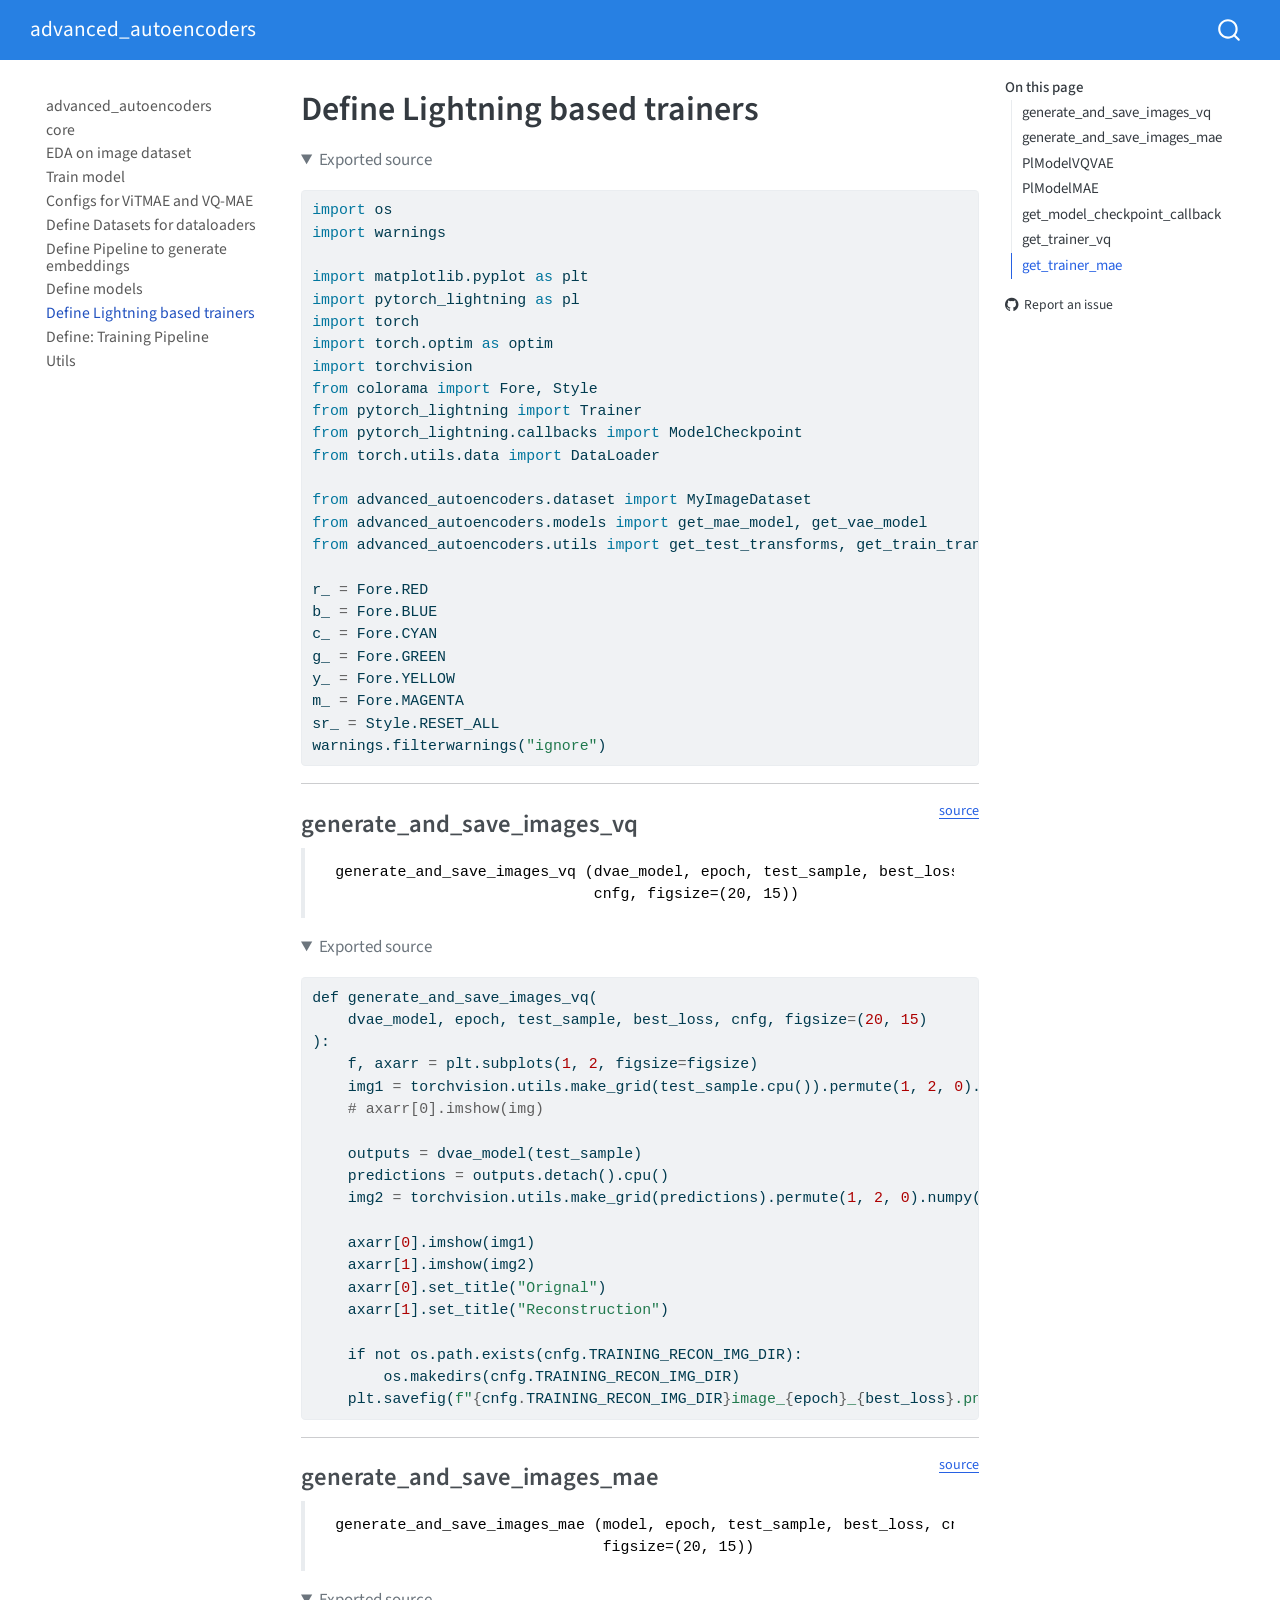
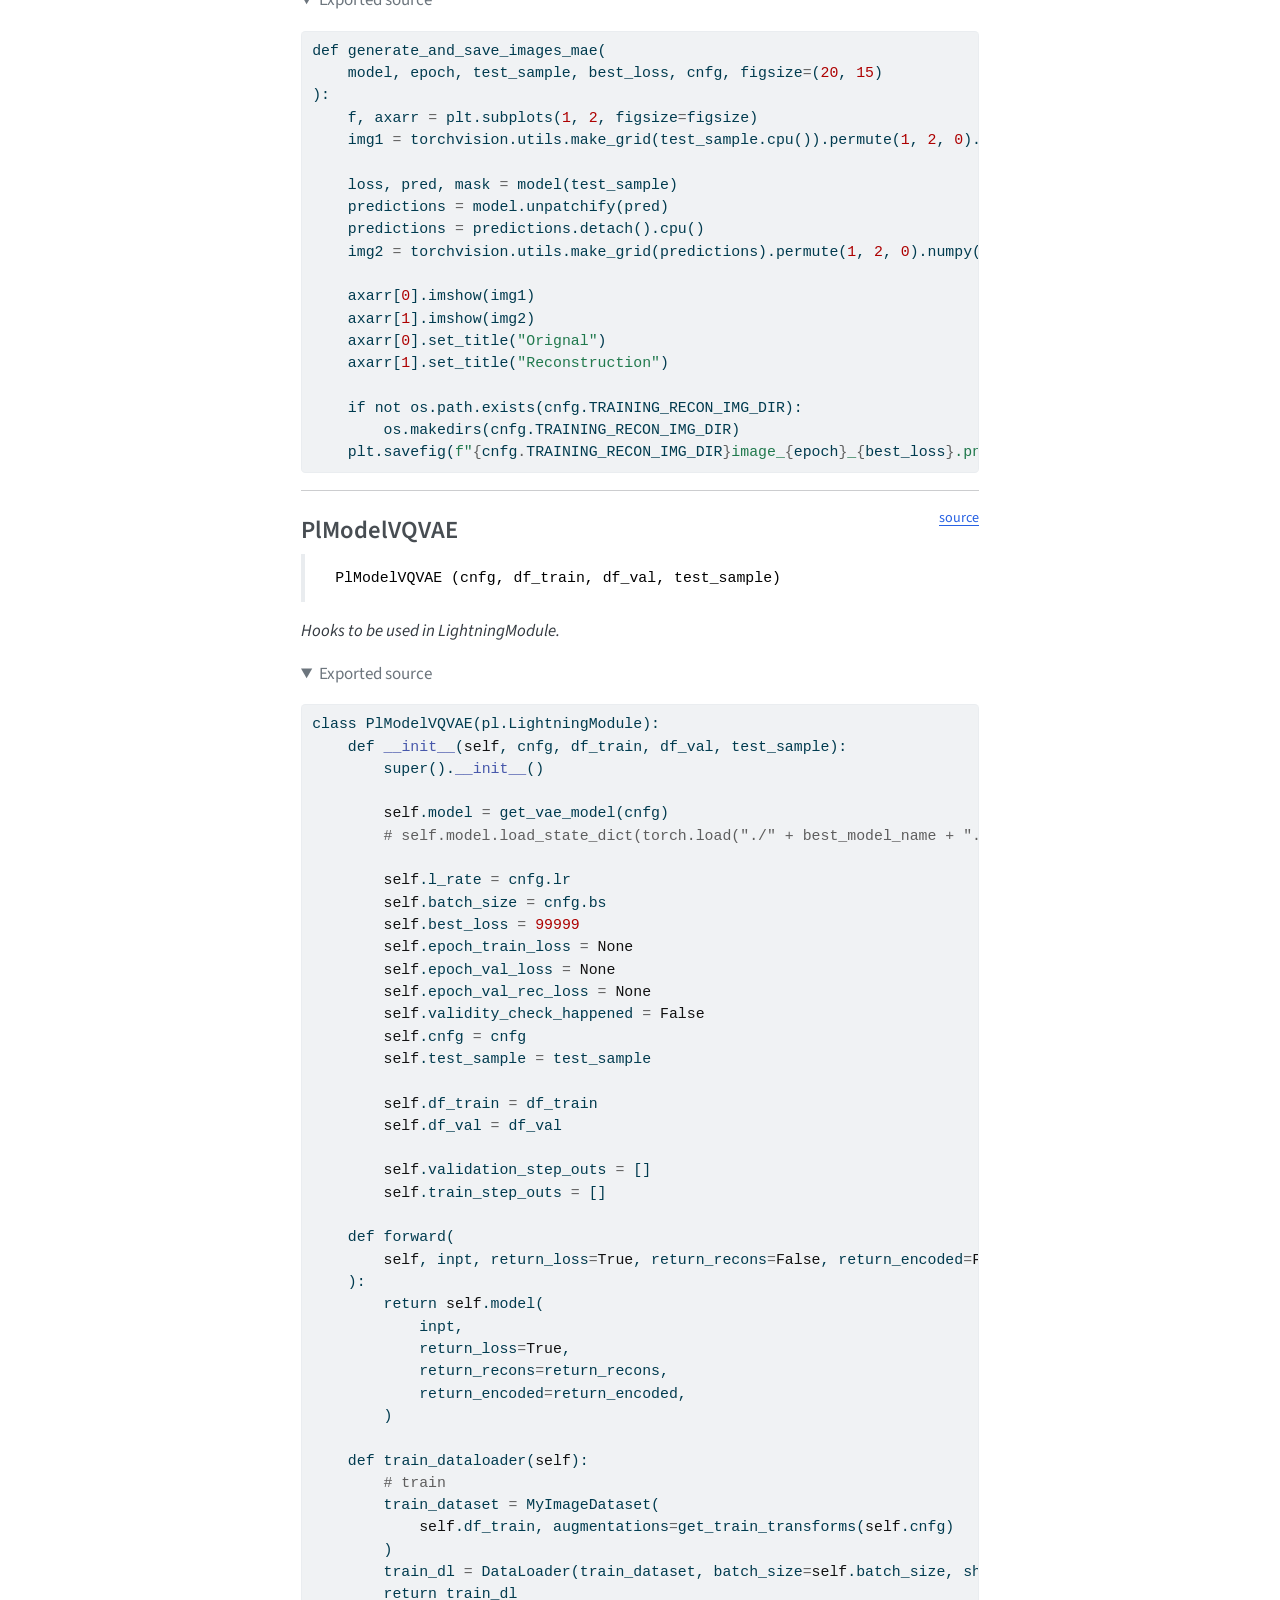
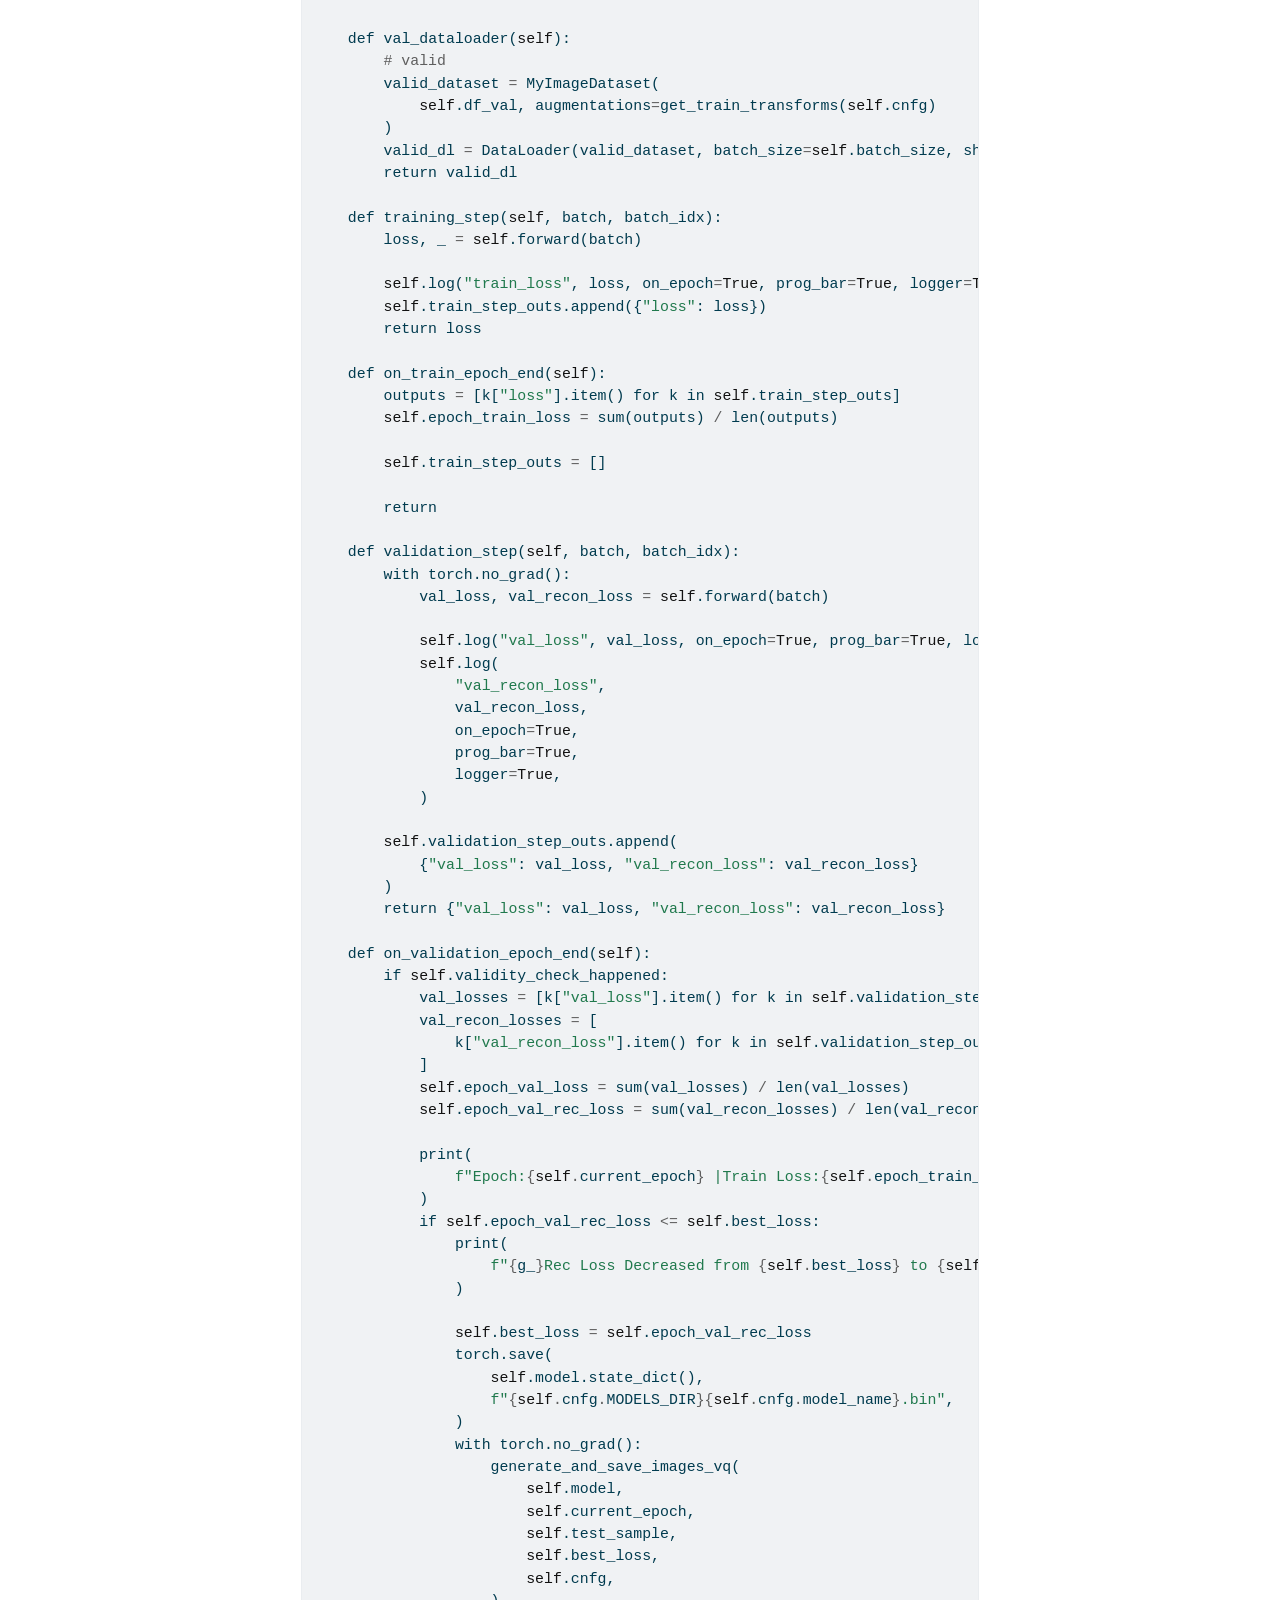
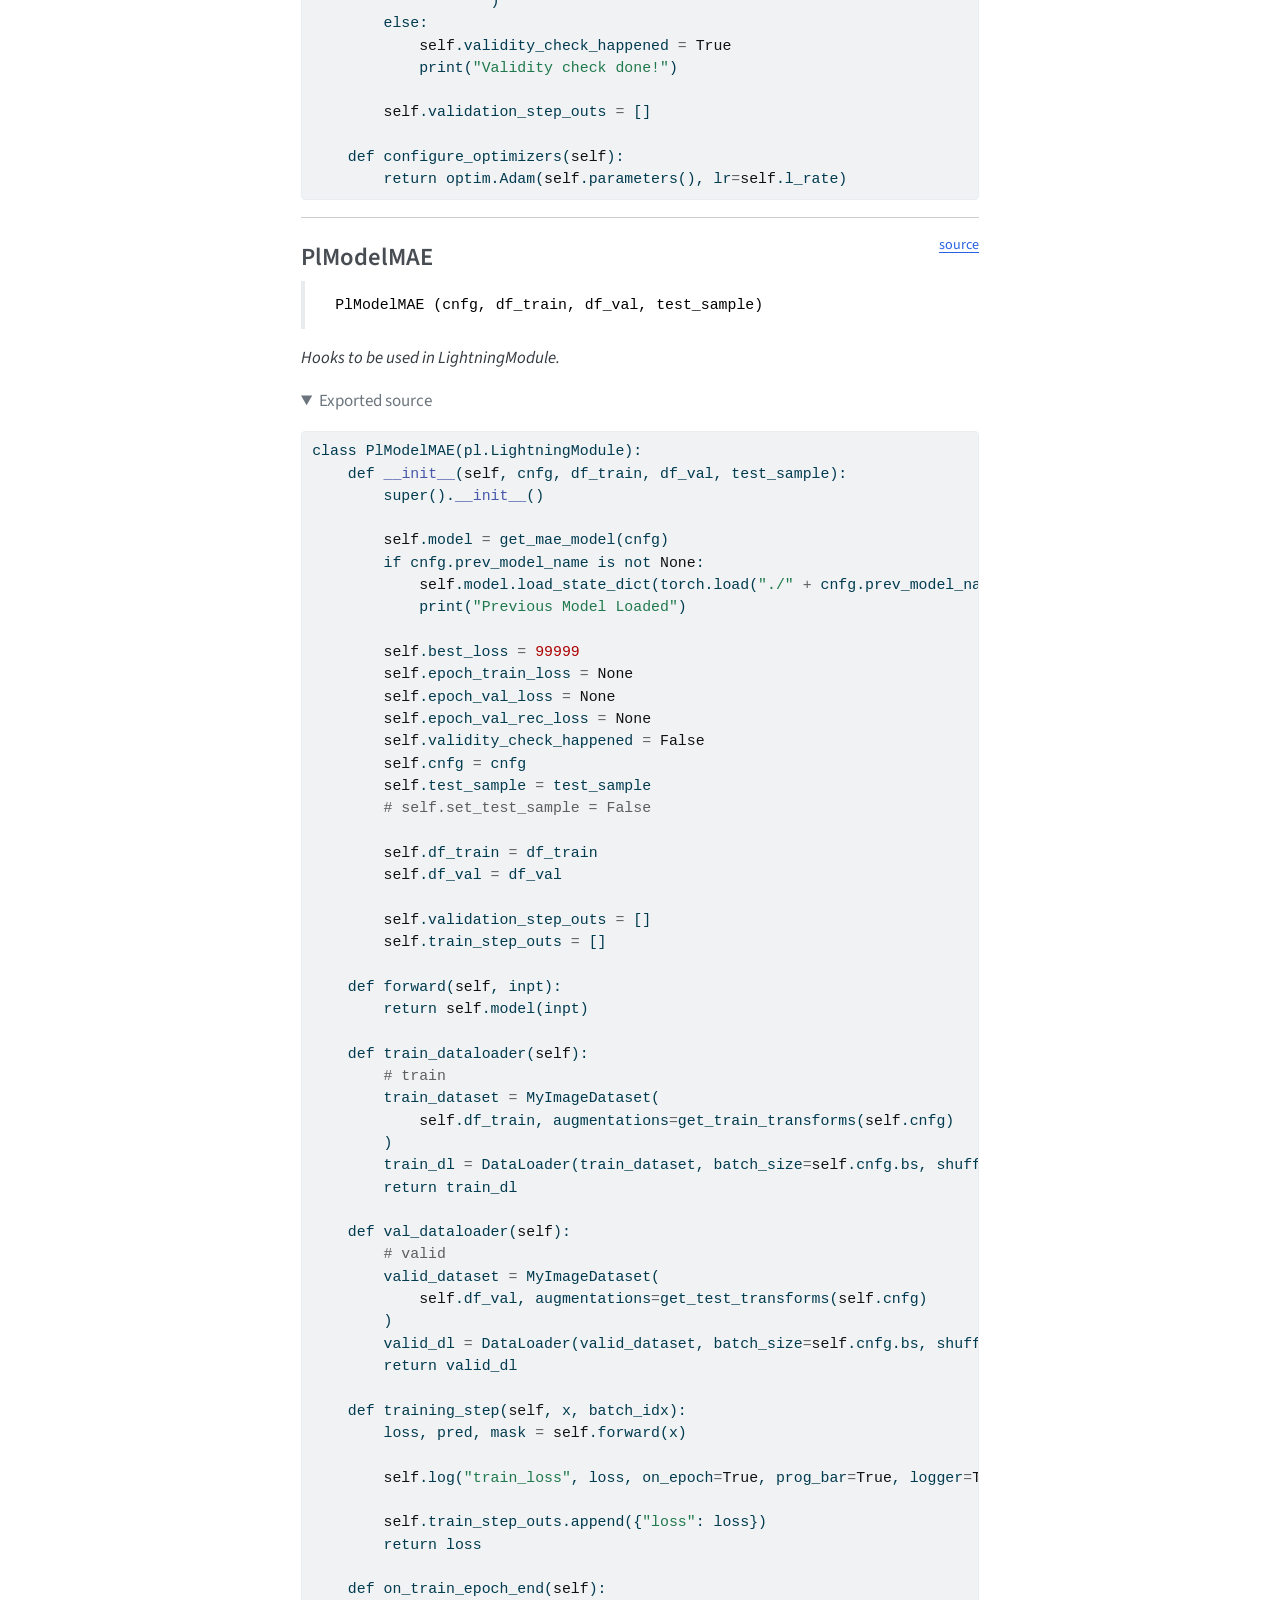
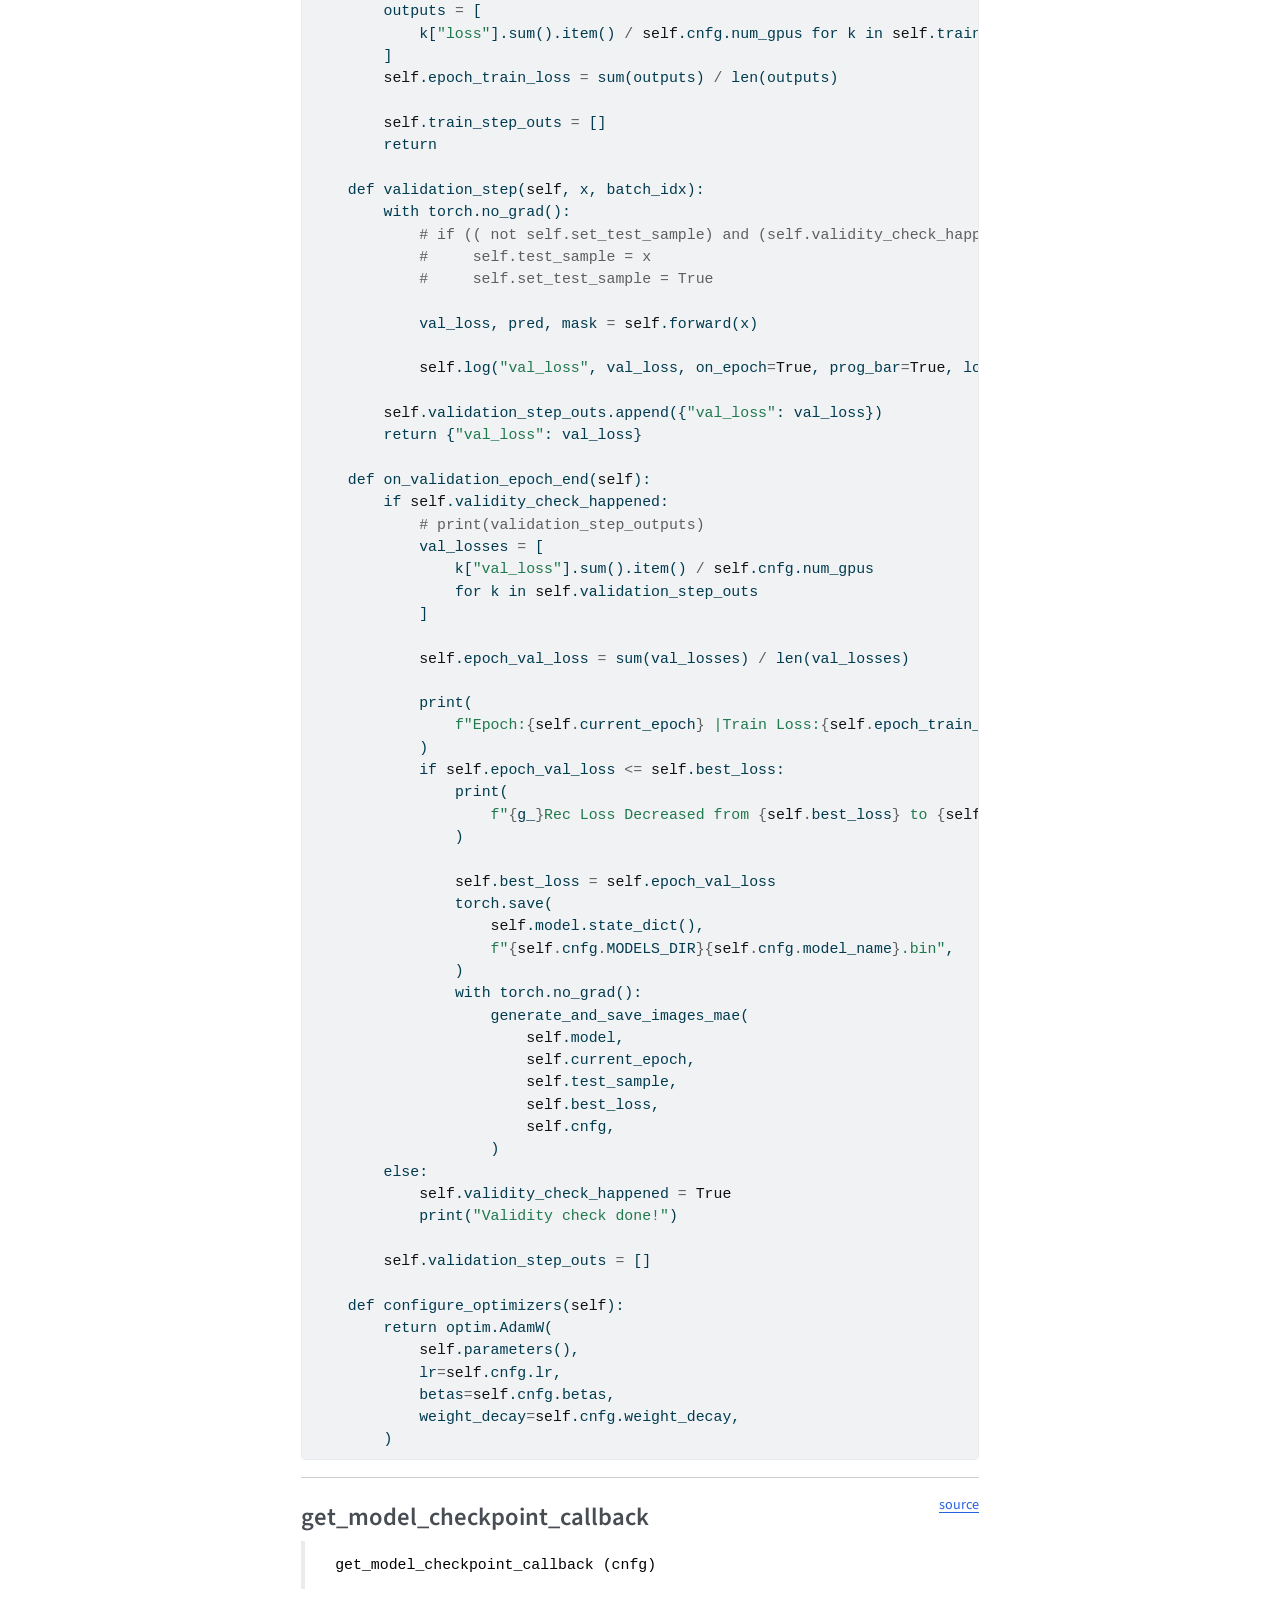
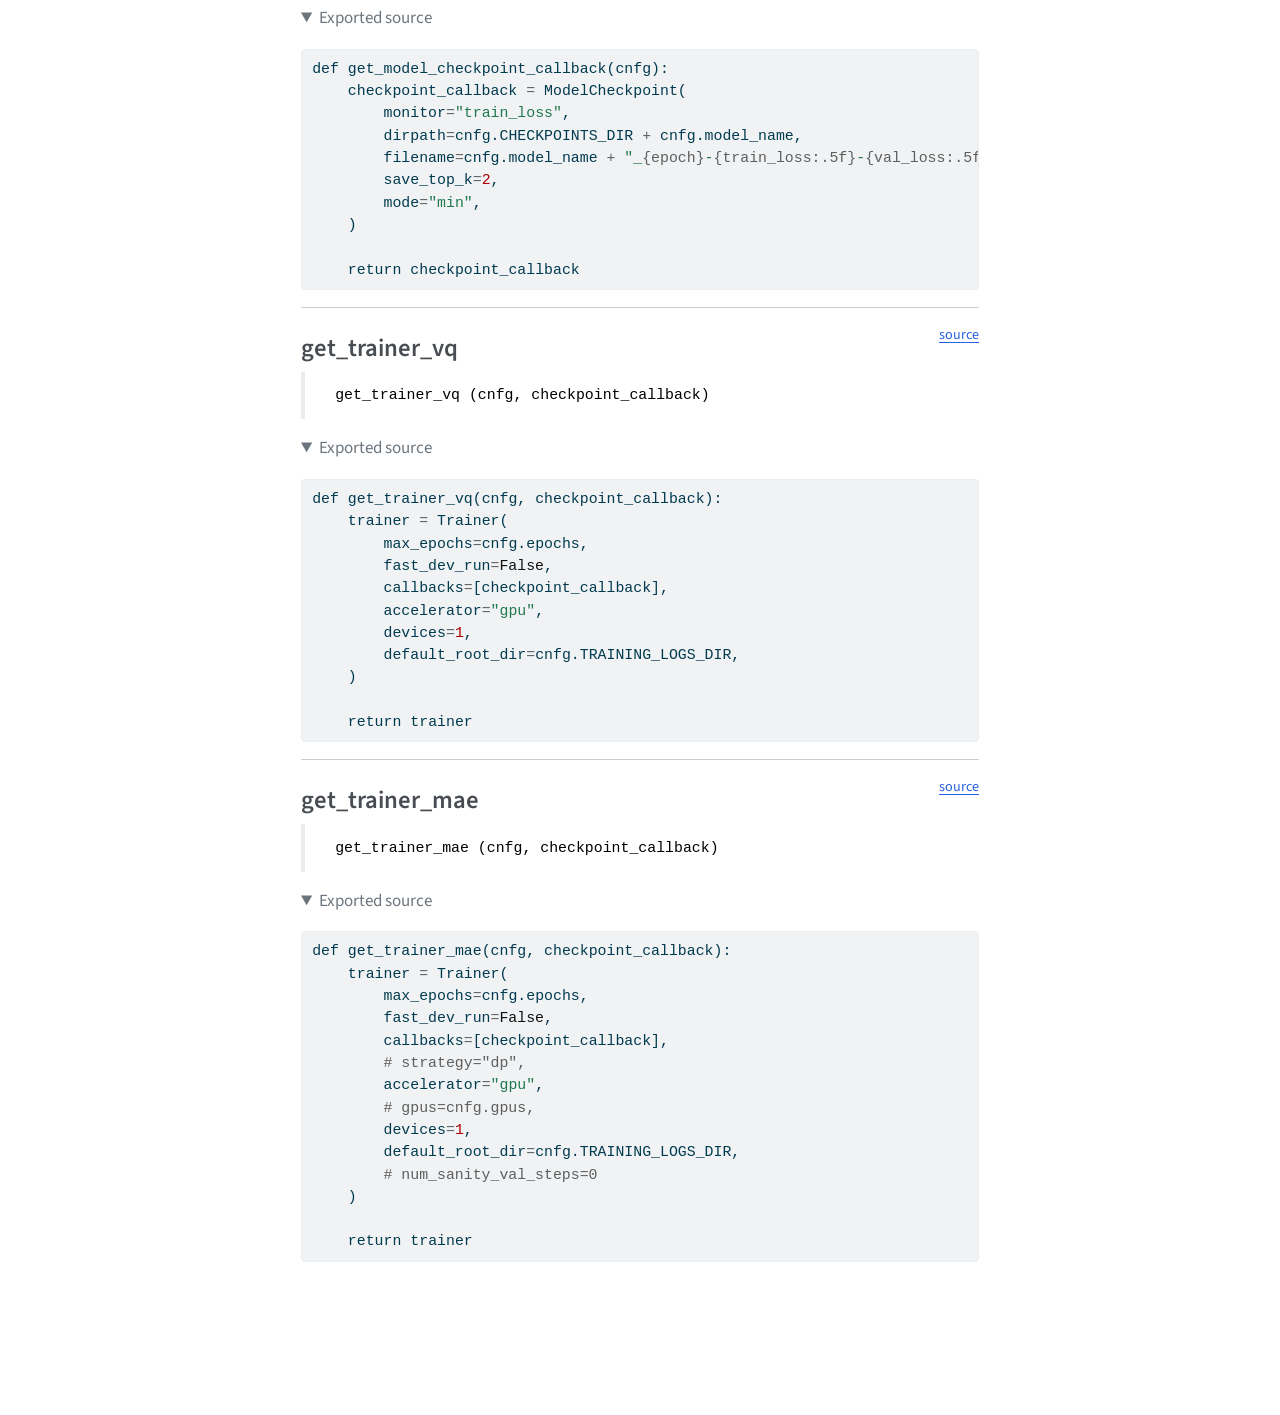
<file: trainers.html>
<!DOCTYPE html>
<html xmlns="http://www.w3.org/1999/xhtml" lang="en" xml:lang="en"><head>

<meta charset="utf-8">
<meta name="generator" content="quarto-1.4.554">

<meta name="viewport" content="width=device-width, initial-scale=1.0, user-scalable=yes">


<title>advanced_autoencoders - Define Lightning based trainers</title>
<style>
code{white-space: pre-wrap;}
span.smallcaps{font-variant: small-caps;}
div.columns{display: flex; gap: min(4vw, 1.5em);}
div.column{flex: auto; overflow-x: auto;}
div.hanging-indent{margin-left: 1.5em; text-indent: -1.5em;}
ul.task-list{list-style: none;}
ul.task-list li input[type="checkbox"] {
  width: 0.8em;
  margin: 0 0.8em 0.2em -1em; /* quarto-specific, see https://github.com/quarto-dev/quarto-cli/issues/4556 */ 
  vertical-align: middle;
}
/* CSS for syntax highlighting */
pre > code.sourceCode { white-space: pre; position: relative; }
pre > code.sourceCode > span { line-height: 1.25; }
pre > code.sourceCode > span:empty { height: 1.2em; }
.sourceCode { overflow: visible; }
code.sourceCode > span { color: inherit; text-decoration: inherit; }
div.sourceCode { margin: 1em 0; }
pre.sourceCode { margin: 0; }
@media screen {
div.sourceCode { overflow: auto; }
}
@media print {
pre > code.sourceCode { white-space: pre-wrap; }
pre > code.sourceCode > span { text-indent: -5em; padding-left: 5em; }
}
pre.numberSource code
  { counter-reset: source-line 0; }
pre.numberSource code > span
  { position: relative; left: -4em; counter-increment: source-line; }
pre.numberSource code > span > a:first-child::before
  { content: counter(source-line);
    position: relative; left: -1em; text-align: right; vertical-align: baseline;
    border: none; display: inline-block;
    -webkit-touch-callout: none; -webkit-user-select: none;
    -khtml-user-select: none; -moz-user-select: none;
    -ms-user-select: none; user-select: none;
    padding: 0 4px; width: 4em;
  }
pre.numberSource { margin-left: 3em;  padding-left: 4px; }
div.sourceCode
  {   }
@media screen {
pre > code.sourceCode > span > a:first-child::before { text-decoration: underline; }
}
</style>


<script src="site_libs/quarto-nav/quarto-nav.js"></script>
<script src="site_libs/quarto-nav/headroom.min.js"></script>
<script src="site_libs/clipboard/clipboard.min.js"></script>
<script src="site_libs/quarto-search/autocomplete.umd.js"></script>
<script src="site_libs/quarto-search/fuse.min.js"></script>
<script src="site_libs/quarto-search/quarto-search.js"></script>
<meta name="quarto:offset" content="./">
<script src="site_libs/quarto-html/quarto.js"></script>
<script src="site_libs/quarto-html/popper.min.js"></script>
<script src="site_libs/quarto-html/tippy.umd.min.js"></script>
<script src="site_libs/quarto-html/anchor.min.js"></script>
<link href="site_libs/quarto-html/tippy.css" rel="stylesheet">
<link href="site_libs/quarto-html/quarto-syntax-highlighting.css" rel="stylesheet" id="quarto-text-highlighting-styles">
<script src="site_libs/bootstrap/bootstrap.min.js"></script>
<link href="site_libs/bootstrap/bootstrap-icons.css" rel="stylesheet">
<link href="site_libs/bootstrap/bootstrap.min.css" rel="stylesheet" id="quarto-bootstrap" data-mode="light">
<script id="quarto-search-options" type="application/json">{
  "location": "navbar",
  "copy-button": false,
  "collapse-after": 3,
  "panel-placement": "end",
  "type": "overlay",
  "limit": 50,
  "keyboard-shortcut": [
    "f",
    "/",
    "s"
  ],
  "show-item-context": false,
  "language": {
    "search-no-results-text": "No results",
    "search-matching-documents-text": "matching documents",
    "search-copy-link-title": "Copy link to search",
    "search-hide-matches-text": "Hide additional matches",
    "search-more-match-text": "more match in this document",
    "search-more-matches-text": "more matches in this document",
    "search-clear-button-title": "Clear",
    "search-text-placeholder": "",
    "search-detached-cancel-button-title": "Cancel",
    "search-submit-button-title": "Submit",
    "search-label": "Search"
  }
}</script>


<link rel="stylesheet" href="styles.css">
<meta property="og:title" content="advanced_autoencoders - Define Lightning based trainers">
<meta property="og:description" content="Train VQ-VAE and ViTMAE for image embeddings">
<meta property="og:site_name" content="advanced_autoencoders">
<meta name="twitter:title" content="advanced_autoencoders - Define Lightning based trainers">
<meta name="twitter:description" content="Train VQ-VAE and ViTMAE for image embeddings">
<meta name="twitter:card" content="summary">
</head>

<body class="nav-sidebar floating nav-fixed">

<div id="quarto-search-results"></div>
  <header id="quarto-header" class="headroom fixed-top">
    <nav class="navbar navbar-expand-lg " data-bs-theme="dark">
      <div class="navbar-container container-fluid">
      <div class="navbar-brand-container mx-auto">
    <a class="navbar-brand" href="./index.html">
    <span class="navbar-title">advanced_autoencoders</span>
    </a>
  </div>
        <div class="quarto-navbar-tools tools-end">
</div>
          <div id="quarto-search" class="" title="Search"></div>
      </div> <!-- /container-fluid -->
    </nav>
  <nav class="quarto-secondary-nav">
    <div class="container-fluid d-flex">
      <button type="button" class="quarto-btn-toggle btn" data-bs-toggle="collapse" data-bs-target=".quarto-sidebar-collapse-item" aria-controls="quarto-sidebar" aria-expanded="false" aria-label="Toggle sidebar navigation" onclick="if (window.quartoToggleHeadroom) { window.quartoToggleHeadroom(); }">
        <i class="bi bi-layout-text-sidebar-reverse"></i>
      </button>
        <nav class="quarto-page-breadcrumbs" aria-label="breadcrumb"><ol class="breadcrumb"><li class="breadcrumb-item"><a href="./trainers.html">Define Lightning based trainers</a></li></ol></nav>
        <a class="flex-grow-1" role="button" data-bs-toggle="collapse" data-bs-target=".quarto-sidebar-collapse-item" aria-controls="quarto-sidebar" aria-expanded="false" aria-label="Toggle sidebar navigation" onclick="if (window.quartoToggleHeadroom) { window.quartoToggleHeadroom(); }">      
        </a>
    </div>
  </nav>
</header>
<!-- content -->
<div id="quarto-content" class="quarto-container page-columns page-rows-contents page-layout-article page-navbar">
<!-- sidebar -->
  <nav id="quarto-sidebar" class="sidebar collapse collapse-horizontal quarto-sidebar-collapse-item sidebar-navigation floating overflow-auto">
    <div class="sidebar-menu-container"> 
    <ul class="list-unstyled mt-1">
        <li class="sidebar-item">
  <div class="sidebar-item-container"> 
  <a href="./index.html" class="sidebar-item-text sidebar-link">
 <span class="menu-text">advanced_autoencoders</span></a>
  </div>
</li>
        <li class="sidebar-item">
  <div class="sidebar-item-container"> 
  <a href="./core.html" class="sidebar-item-text sidebar-link">
 <span class="menu-text">core</span></a>
  </div>
</li>
        <li class="sidebar-item">
  <div class="sidebar-item-container"> 
  <a href="./eda_data.html" class="sidebar-item-text sidebar-link">
 <span class="menu-text">EDA on image dataset</span></a>
  </div>
</li>
        <li class="sidebar-item">
  <div class="sidebar-item-container"> 
  <a href="./train.html" class="sidebar-item-text sidebar-link">
 <span class="menu-text">Train model</span></a>
  </div>
</li>
        <li class="sidebar-item">
  <div class="sidebar-item-container"> 
  <a href="./config.html" class="sidebar-item-text sidebar-link">
 <span class="menu-text">Configs for ViTMAE and VQ-MAE</span></a>
  </div>
</li>
        <li class="sidebar-item">
  <div class="sidebar-item-container"> 
  <a href="./dataset.html" class="sidebar-item-text sidebar-link">
 <span class="menu-text">Define Datasets for dataloaders</span></a>
  </div>
</li>
        <li class="sidebar-item">
  <div class="sidebar-item-container"> 
  <a href="./inference_pipeline.html" class="sidebar-item-text sidebar-link">
 <span class="menu-text">Define Pipeline to generate embeddings</span></a>
  </div>
</li>
        <li class="sidebar-item">
  <div class="sidebar-item-container"> 
  <a href="./models.html" class="sidebar-item-text sidebar-link">
 <span class="menu-text">Define models</span></a>
  </div>
</li>
        <li class="sidebar-item">
  <div class="sidebar-item-container"> 
  <a href="./trainers.html" class="sidebar-item-text sidebar-link active">
 <span class="menu-text">Define Lightning based trainers</span></a>
  </div>
</li>
        <li class="sidebar-item">
  <div class="sidebar-item-container"> 
  <a href="./training_pipeline.html" class="sidebar-item-text sidebar-link">
 <span class="menu-text">Define: Training Pipeline</span></a>
  </div>
</li>
        <li class="sidebar-item">
  <div class="sidebar-item-container"> 
  <a href="./utils.html" class="sidebar-item-text sidebar-link">
 <span class="menu-text">Utils</span></a>
  </div>
</li>
    </ul>
    </div>
</nav>
<div id="quarto-sidebar-glass" class="quarto-sidebar-collapse-item" data-bs-toggle="collapse" data-bs-target=".quarto-sidebar-collapse-item"></div>
<!-- margin-sidebar -->
    <div id="quarto-margin-sidebar" class="sidebar margin-sidebar">
        <nav id="TOC" role="doc-toc" class="toc-active">
    <h2 id="toc-title">On this page</h2>
   
  <ul>
  <li><a href="#generate_and_save_images_vq" id="toc-generate_and_save_images_vq" class="nav-link active" data-scroll-target="#generate_and_save_images_vq">generate_and_save_images_vq</a></li>
  <li><a href="#generate_and_save_images_mae" id="toc-generate_and_save_images_mae" class="nav-link" data-scroll-target="#generate_and_save_images_mae">generate_and_save_images_mae</a></li>
  <li><a href="#plmodelvqvae" id="toc-plmodelvqvae" class="nav-link" data-scroll-target="#plmodelvqvae">PlModelVQVAE</a></li>
  <li><a href="#plmodelmae" id="toc-plmodelmae" class="nav-link" data-scroll-target="#plmodelmae">PlModelMAE</a></li>
  <li><a href="#get_model_checkpoint_callback" id="toc-get_model_checkpoint_callback" class="nav-link" data-scroll-target="#get_model_checkpoint_callback">get_model_checkpoint_callback</a></li>
  <li><a href="#get_trainer_vq" id="toc-get_trainer_vq" class="nav-link" data-scroll-target="#get_trainer_vq">get_trainer_vq</a></li>
  <li><a href="#get_trainer_mae" id="toc-get_trainer_mae" class="nav-link" data-scroll-target="#get_trainer_mae">get_trainer_mae</a></li>
  </ul>
<div class="toc-actions"><ul><li><a href="https://github.com/rohitMalhotra07/advanced_autoencoders/issues/new" class="toc-action"><i class="bi bi-github"></i>Report an issue</a></li></ul></div></nav>
    </div>
<!-- main -->
<main class="content" id="quarto-document-content">

<header id="title-block-header" class="quarto-title-block default">
<div class="quarto-title">
<h1 class="title">Define Lightning based trainers</h1>
</div>



<div class="quarto-title-meta">

    
  
    
  </div>
  


</header>


<!-- WARNING: THIS FILE WAS AUTOGENERATED! DO NOT EDIT! -->
<div id="60f138d0-ada7-49d8-b527-14cdbdd3e9c0" class="cell">
<details open="" class="code-fold">
<summary>Exported source</summary>
<div class="sourceCode cell-code" id="cb1"><pre class="sourceCode python code-with-copy"><code class="sourceCode python"><span id="cb1-1"><a href="#cb1-1" aria-hidden="true" tabindex="-1"></a><span class="im">import</span> os</span>
<span id="cb1-2"><a href="#cb1-2" aria-hidden="true" tabindex="-1"></a><span class="im">import</span> warnings</span>
<span id="cb1-3"><a href="#cb1-3" aria-hidden="true" tabindex="-1"></a></span>
<span id="cb1-4"><a href="#cb1-4" aria-hidden="true" tabindex="-1"></a><span class="im">import</span> matplotlib.pyplot <span class="im">as</span> plt</span>
<span id="cb1-5"><a href="#cb1-5" aria-hidden="true" tabindex="-1"></a><span class="im">import</span> pytorch_lightning <span class="im">as</span> pl</span>
<span id="cb1-6"><a href="#cb1-6" aria-hidden="true" tabindex="-1"></a><span class="im">import</span> torch</span>
<span id="cb1-7"><a href="#cb1-7" aria-hidden="true" tabindex="-1"></a><span class="im">import</span> torch.optim <span class="im">as</span> optim</span>
<span id="cb1-8"><a href="#cb1-8" aria-hidden="true" tabindex="-1"></a><span class="im">import</span> torchvision</span>
<span id="cb1-9"><a href="#cb1-9" aria-hidden="true" tabindex="-1"></a><span class="im">from</span> colorama <span class="im">import</span> Fore, Style</span>
<span id="cb1-10"><a href="#cb1-10" aria-hidden="true" tabindex="-1"></a><span class="im">from</span> pytorch_lightning <span class="im">import</span> Trainer</span>
<span id="cb1-11"><a href="#cb1-11" aria-hidden="true" tabindex="-1"></a><span class="im">from</span> pytorch_lightning.callbacks <span class="im">import</span> ModelCheckpoint</span>
<span id="cb1-12"><a href="#cb1-12" aria-hidden="true" tabindex="-1"></a><span class="im">from</span> torch.utils.data <span class="im">import</span> DataLoader</span>
<span id="cb1-13"><a href="#cb1-13" aria-hidden="true" tabindex="-1"></a></span>
<span id="cb1-14"><a href="#cb1-14" aria-hidden="true" tabindex="-1"></a><span class="im">from</span> advanced_autoencoders.dataset <span class="im">import</span> MyImageDataset</span>
<span id="cb1-15"><a href="#cb1-15" aria-hidden="true" tabindex="-1"></a><span class="im">from</span> advanced_autoencoders.models <span class="im">import</span> get_mae_model, get_vae_model</span>
<span id="cb1-16"><a href="#cb1-16" aria-hidden="true" tabindex="-1"></a><span class="im">from</span> advanced_autoencoders.utils <span class="im">import</span> get_test_transforms, get_train_transforms</span>
<span id="cb1-17"><a href="#cb1-17" aria-hidden="true" tabindex="-1"></a></span>
<span id="cb1-18"><a href="#cb1-18" aria-hidden="true" tabindex="-1"></a>r_ <span class="op">=</span> Fore.RED</span>
<span id="cb1-19"><a href="#cb1-19" aria-hidden="true" tabindex="-1"></a>b_ <span class="op">=</span> Fore.BLUE</span>
<span id="cb1-20"><a href="#cb1-20" aria-hidden="true" tabindex="-1"></a>c_ <span class="op">=</span> Fore.CYAN</span>
<span id="cb1-21"><a href="#cb1-21" aria-hidden="true" tabindex="-1"></a>g_ <span class="op">=</span> Fore.GREEN</span>
<span id="cb1-22"><a href="#cb1-22" aria-hidden="true" tabindex="-1"></a>y_ <span class="op">=</span> Fore.YELLOW</span>
<span id="cb1-23"><a href="#cb1-23" aria-hidden="true" tabindex="-1"></a>m_ <span class="op">=</span> Fore.MAGENTA</span>
<span id="cb1-24"><a href="#cb1-24" aria-hidden="true" tabindex="-1"></a>sr_ <span class="op">=</span> Style.RESET_ALL</span>
<span id="cb1-25"><a href="#cb1-25" aria-hidden="true" tabindex="-1"></a>warnings.filterwarnings(<span class="st">"ignore"</span>)</span></code><button title="Copy to Clipboard" class="code-copy-button"><i class="bi"></i></button></pre></div>
</details>
</div>
<hr>
<p><a href="https://github.com/rohitMalhotra07/advanced_autoencoders/blob/main/advanced_autoencoders/trainers.py#L35" target="_blank" style="float:right; font-size:smaller">source</a></p>
<section id="generate_and_save_images_vq" class="level3">
<h3 class="anchored" data-anchor-id="generate_and_save_images_vq">generate_and_save_images_vq</h3>
<blockquote class="blockquote">
<pre><code> generate_and_save_images_vq (dvae_model, epoch, test_sample, best_loss,
                              cnfg, figsize=(20, 15))</code></pre>
</blockquote>
<div id="0349569c-89d7-4438-9aeb-443f4a64f756" class="cell">
<details open="" class="code-fold">
<summary>Exported source</summary>
<div class="sourceCode cell-code" id="cb3"><pre class="sourceCode python code-with-copy"><code class="sourceCode python"><span id="cb3-1"><a href="#cb3-1" aria-hidden="true" tabindex="-1"></a><span class="kw">def</span> generate_and_save_images_vq(</span>
<span id="cb3-2"><a href="#cb3-2" aria-hidden="true" tabindex="-1"></a>    dvae_model, epoch, test_sample, best_loss, cnfg, figsize<span class="op">=</span>(<span class="dv">20</span>, <span class="dv">15</span>)</span>
<span id="cb3-3"><a href="#cb3-3" aria-hidden="true" tabindex="-1"></a>):</span>
<span id="cb3-4"><a href="#cb3-4" aria-hidden="true" tabindex="-1"></a>    f, axarr <span class="op">=</span> plt.subplots(<span class="dv">1</span>, <span class="dv">2</span>, figsize<span class="op">=</span>figsize)</span>
<span id="cb3-5"><a href="#cb3-5" aria-hidden="true" tabindex="-1"></a>    img1 <span class="op">=</span> torchvision.utils.make_grid(test_sample.cpu()).permute(<span class="dv">1</span>, <span class="dv">2</span>, <span class="dv">0</span>).numpy()</span>
<span id="cb3-6"><a href="#cb3-6" aria-hidden="true" tabindex="-1"></a>    <span class="co"># axarr[0].imshow(img)</span></span>
<span id="cb3-7"><a href="#cb3-7" aria-hidden="true" tabindex="-1"></a></span>
<span id="cb3-8"><a href="#cb3-8" aria-hidden="true" tabindex="-1"></a>    outputs <span class="op">=</span> dvae_model(test_sample)</span>
<span id="cb3-9"><a href="#cb3-9" aria-hidden="true" tabindex="-1"></a>    predictions <span class="op">=</span> outputs.detach().cpu()</span>
<span id="cb3-10"><a href="#cb3-10" aria-hidden="true" tabindex="-1"></a>    img2 <span class="op">=</span> torchvision.utils.make_grid(predictions).permute(<span class="dv">1</span>, <span class="dv">2</span>, <span class="dv">0</span>).numpy()</span>
<span id="cb3-11"><a href="#cb3-11" aria-hidden="true" tabindex="-1"></a></span>
<span id="cb3-12"><a href="#cb3-12" aria-hidden="true" tabindex="-1"></a>    axarr[<span class="dv">0</span>].imshow(img1)</span>
<span id="cb3-13"><a href="#cb3-13" aria-hidden="true" tabindex="-1"></a>    axarr[<span class="dv">1</span>].imshow(img2)</span>
<span id="cb3-14"><a href="#cb3-14" aria-hidden="true" tabindex="-1"></a>    axarr[<span class="dv">0</span>].set_title(<span class="st">"Orignal"</span>)</span>
<span id="cb3-15"><a href="#cb3-15" aria-hidden="true" tabindex="-1"></a>    axarr[<span class="dv">1</span>].set_title(<span class="st">"Reconstruction"</span>)</span>
<span id="cb3-16"><a href="#cb3-16" aria-hidden="true" tabindex="-1"></a></span>
<span id="cb3-17"><a href="#cb3-17" aria-hidden="true" tabindex="-1"></a>    <span class="cf">if</span> <span class="kw">not</span> os.path.exists(cnfg.TRAINING_RECON_IMG_DIR):</span>
<span id="cb3-18"><a href="#cb3-18" aria-hidden="true" tabindex="-1"></a>        os.makedirs(cnfg.TRAINING_RECON_IMG_DIR)</span>
<span id="cb3-19"><a href="#cb3-19" aria-hidden="true" tabindex="-1"></a>    plt.savefig(<span class="ss">f"</span><span class="sc">{</span>cnfg<span class="sc">.</span>TRAINING_RECON_IMG_DIR<span class="sc">}</span><span class="ss">image_</span><span class="sc">{</span>epoch<span class="sc">}</span><span class="ss">_</span><span class="sc">{</span>best_loss<span class="sc">}</span><span class="ss">.png"</span>)</span></code><button title="Copy to Clipboard" class="code-copy-button"><i class="bi"></i></button></pre></div>
</details>
</div>
<hr>
<p><a href="https://github.com/rohitMalhotra07/advanced_autoencoders/blob/main/advanced_autoencoders/trainers.py#L56" target="_blank" style="float:right; font-size:smaller">source</a></p>
</section>
<section id="generate_and_save_images_mae" class="level3">
<h3 class="anchored" data-anchor-id="generate_and_save_images_mae">generate_and_save_images_mae</h3>
<blockquote class="blockquote">
<pre><code> generate_and_save_images_mae (model, epoch, test_sample, best_loss, cnfg,
                               figsize=(20, 15))</code></pre>
</blockquote>
<div id="043e897b-0472-481a-a0cb-06915aa8d95f" class="cell">
<details open="" class="code-fold">
<summary>Exported source</summary>
<div class="sourceCode cell-code" id="cb5"><pre class="sourceCode python code-with-copy"><code class="sourceCode python"><span id="cb5-1"><a href="#cb5-1" aria-hidden="true" tabindex="-1"></a><span class="kw">def</span> generate_and_save_images_mae(</span>
<span id="cb5-2"><a href="#cb5-2" aria-hidden="true" tabindex="-1"></a>    model, epoch, test_sample, best_loss, cnfg, figsize<span class="op">=</span>(<span class="dv">20</span>, <span class="dv">15</span>)</span>
<span id="cb5-3"><a href="#cb5-3" aria-hidden="true" tabindex="-1"></a>):</span>
<span id="cb5-4"><a href="#cb5-4" aria-hidden="true" tabindex="-1"></a>    f, axarr <span class="op">=</span> plt.subplots(<span class="dv">1</span>, <span class="dv">2</span>, figsize<span class="op">=</span>figsize)</span>
<span id="cb5-5"><a href="#cb5-5" aria-hidden="true" tabindex="-1"></a>    img1 <span class="op">=</span> torchvision.utils.make_grid(test_sample.cpu()).permute(<span class="dv">1</span>, <span class="dv">2</span>, <span class="dv">0</span>).numpy()</span>
<span id="cb5-6"><a href="#cb5-6" aria-hidden="true" tabindex="-1"></a></span>
<span id="cb5-7"><a href="#cb5-7" aria-hidden="true" tabindex="-1"></a>    loss, pred, mask <span class="op">=</span> model(test_sample)</span>
<span id="cb5-8"><a href="#cb5-8" aria-hidden="true" tabindex="-1"></a>    predictions <span class="op">=</span> model.unpatchify(pred)</span>
<span id="cb5-9"><a href="#cb5-9" aria-hidden="true" tabindex="-1"></a>    predictions <span class="op">=</span> predictions.detach().cpu()</span>
<span id="cb5-10"><a href="#cb5-10" aria-hidden="true" tabindex="-1"></a>    img2 <span class="op">=</span> torchvision.utils.make_grid(predictions).permute(<span class="dv">1</span>, <span class="dv">2</span>, <span class="dv">0</span>).numpy()</span>
<span id="cb5-11"><a href="#cb5-11" aria-hidden="true" tabindex="-1"></a></span>
<span id="cb5-12"><a href="#cb5-12" aria-hidden="true" tabindex="-1"></a>    axarr[<span class="dv">0</span>].imshow(img1)</span>
<span id="cb5-13"><a href="#cb5-13" aria-hidden="true" tabindex="-1"></a>    axarr[<span class="dv">1</span>].imshow(img2)</span>
<span id="cb5-14"><a href="#cb5-14" aria-hidden="true" tabindex="-1"></a>    axarr[<span class="dv">0</span>].set_title(<span class="st">"Orignal"</span>)</span>
<span id="cb5-15"><a href="#cb5-15" aria-hidden="true" tabindex="-1"></a>    axarr[<span class="dv">1</span>].set_title(<span class="st">"Reconstruction"</span>)</span>
<span id="cb5-16"><a href="#cb5-16" aria-hidden="true" tabindex="-1"></a></span>
<span id="cb5-17"><a href="#cb5-17" aria-hidden="true" tabindex="-1"></a>    <span class="cf">if</span> <span class="kw">not</span> os.path.exists(cnfg.TRAINING_RECON_IMG_DIR):</span>
<span id="cb5-18"><a href="#cb5-18" aria-hidden="true" tabindex="-1"></a>        os.makedirs(cnfg.TRAINING_RECON_IMG_DIR)</span>
<span id="cb5-19"><a href="#cb5-19" aria-hidden="true" tabindex="-1"></a>    plt.savefig(<span class="ss">f"</span><span class="sc">{</span>cnfg<span class="sc">.</span>TRAINING_RECON_IMG_DIR<span class="sc">}</span><span class="ss">image_</span><span class="sc">{</span>epoch<span class="sc">}</span><span class="ss">_</span><span class="sc">{</span>best_loss<span class="sc">}</span><span class="ss">.png"</span>)</span></code><button title="Copy to Clipboard" class="code-copy-button"><i class="bi"></i></button></pre></div>
</details>
</div>
<hr>
<p><a href="https://github.com/rohitMalhotra07/advanced_autoencoders/blob/main/advanced_autoencoders/trainers.py#L77" target="_blank" style="float:right; font-size:smaller">source</a></p>
</section>
<section id="plmodelvqvae" class="level3">
<h3 class="anchored" data-anchor-id="plmodelvqvae">PlModelVQVAE</h3>
<blockquote class="blockquote">
<pre><code> PlModelVQVAE (cnfg, df_train, df_val, test_sample)</code></pre>
</blockquote>
<p><em>Hooks to be used in LightningModule.</em></p>
<div id="1695049d-16b5-48c7-8db6-f504c17ac08b" class="cell">
<details open="" class="code-fold">
<summary>Exported source</summary>
<div class="sourceCode cell-code" id="cb7"><pre class="sourceCode python code-with-copy"><code class="sourceCode python"><span id="cb7-1"><a href="#cb7-1" aria-hidden="true" tabindex="-1"></a><span class="kw">class</span> PlModelVQVAE(pl.LightningModule):</span>
<span id="cb7-2"><a href="#cb7-2" aria-hidden="true" tabindex="-1"></a>    <span class="kw">def</span> <span class="fu">__init__</span>(<span class="va">self</span>, cnfg, df_train, df_val, test_sample):</span>
<span id="cb7-3"><a href="#cb7-3" aria-hidden="true" tabindex="-1"></a>        <span class="bu">super</span>().<span class="fu">__init__</span>()</span>
<span id="cb7-4"><a href="#cb7-4" aria-hidden="true" tabindex="-1"></a></span>
<span id="cb7-5"><a href="#cb7-5" aria-hidden="true" tabindex="-1"></a>        <span class="va">self</span>.model <span class="op">=</span> get_vae_model(cnfg)</span>
<span id="cb7-6"><a href="#cb7-6" aria-hidden="true" tabindex="-1"></a>        <span class="co"># self.model.load_state_dict(torch.load("./" + best_model_name + ".bin"))</span></span>
<span id="cb7-7"><a href="#cb7-7" aria-hidden="true" tabindex="-1"></a></span>
<span id="cb7-8"><a href="#cb7-8" aria-hidden="true" tabindex="-1"></a>        <span class="va">self</span>.l_rate <span class="op">=</span> cnfg.lr</span>
<span id="cb7-9"><a href="#cb7-9" aria-hidden="true" tabindex="-1"></a>        <span class="va">self</span>.batch_size <span class="op">=</span> cnfg.bs</span>
<span id="cb7-10"><a href="#cb7-10" aria-hidden="true" tabindex="-1"></a>        <span class="va">self</span>.best_loss <span class="op">=</span> <span class="dv">99999</span></span>
<span id="cb7-11"><a href="#cb7-11" aria-hidden="true" tabindex="-1"></a>        <span class="va">self</span>.epoch_train_loss <span class="op">=</span> <span class="va">None</span></span>
<span id="cb7-12"><a href="#cb7-12" aria-hidden="true" tabindex="-1"></a>        <span class="va">self</span>.epoch_val_loss <span class="op">=</span> <span class="va">None</span></span>
<span id="cb7-13"><a href="#cb7-13" aria-hidden="true" tabindex="-1"></a>        <span class="va">self</span>.epoch_val_rec_loss <span class="op">=</span> <span class="va">None</span></span>
<span id="cb7-14"><a href="#cb7-14" aria-hidden="true" tabindex="-1"></a>        <span class="va">self</span>.validity_check_happened <span class="op">=</span> <span class="va">False</span></span>
<span id="cb7-15"><a href="#cb7-15" aria-hidden="true" tabindex="-1"></a>        <span class="va">self</span>.cnfg <span class="op">=</span> cnfg</span>
<span id="cb7-16"><a href="#cb7-16" aria-hidden="true" tabindex="-1"></a>        <span class="va">self</span>.test_sample <span class="op">=</span> test_sample</span>
<span id="cb7-17"><a href="#cb7-17" aria-hidden="true" tabindex="-1"></a></span>
<span id="cb7-18"><a href="#cb7-18" aria-hidden="true" tabindex="-1"></a>        <span class="va">self</span>.df_train <span class="op">=</span> df_train</span>
<span id="cb7-19"><a href="#cb7-19" aria-hidden="true" tabindex="-1"></a>        <span class="va">self</span>.df_val <span class="op">=</span> df_val</span>
<span id="cb7-20"><a href="#cb7-20" aria-hidden="true" tabindex="-1"></a></span>
<span id="cb7-21"><a href="#cb7-21" aria-hidden="true" tabindex="-1"></a>        <span class="va">self</span>.validation_step_outs <span class="op">=</span> []</span>
<span id="cb7-22"><a href="#cb7-22" aria-hidden="true" tabindex="-1"></a>        <span class="va">self</span>.train_step_outs <span class="op">=</span> []</span>
<span id="cb7-23"><a href="#cb7-23" aria-hidden="true" tabindex="-1"></a></span>
<span id="cb7-24"><a href="#cb7-24" aria-hidden="true" tabindex="-1"></a>    <span class="kw">def</span> forward(</span>
<span id="cb7-25"><a href="#cb7-25" aria-hidden="true" tabindex="-1"></a>        <span class="va">self</span>, inpt, return_loss<span class="op">=</span><span class="va">True</span>, return_recons<span class="op">=</span><span class="va">False</span>, return_encoded<span class="op">=</span><span class="va">False</span></span>
<span id="cb7-26"><a href="#cb7-26" aria-hidden="true" tabindex="-1"></a>    ):</span>
<span id="cb7-27"><a href="#cb7-27" aria-hidden="true" tabindex="-1"></a>        <span class="cf">return</span> <span class="va">self</span>.model(</span>
<span id="cb7-28"><a href="#cb7-28" aria-hidden="true" tabindex="-1"></a>            inpt,</span>
<span id="cb7-29"><a href="#cb7-29" aria-hidden="true" tabindex="-1"></a>            return_loss<span class="op">=</span><span class="va">True</span>,</span>
<span id="cb7-30"><a href="#cb7-30" aria-hidden="true" tabindex="-1"></a>            return_recons<span class="op">=</span>return_recons,</span>
<span id="cb7-31"><a href="#cb7-31" aria-hidden="true" tabindex="-1"></a>            return_encoded<span class="op">=</span>return_encoded,</span>
<span id="cb7-32"><a href="#cb7-32" aria-hidden="true" tabindex="-1"></a>        )</span>
<span id="cb7-33"><a href="#cb7-33" aria-hidden="true" tabindex="-1"></a></span>
<span id="cb7-34"><a href="#cb7-34" aria-hidden="true" tabindex="-1"></a>    <span class="kw">def</span> train_dataloader(<span class="va">self</span>):</span>
<span id="cb7-35"><a href="#cb7-35" aria-hidden="true" tabindex="-1"></a>        <span class="co"># train</span></span>
<span id="cb7-36"><a href="#cb7-36" aria-hidden="true" tabindex="-1"></a>        train_dataset <span class="op">=</span> MyImageDataset(</span>
<span id="cb7-37"><a href="#cb7-37" aria-hidden="true" tabindex="-1"></a>            <span class="va">self</span>.df_train, augmentations<span class="op">=</span>get_train_transforms(<span class="va">self</span>.cnfg)</span>
<span id="cb7-38"><a href="#cb7-38" aria-hidden="true" tabindex="-1"></a>        )</span>
<span id="cb7-39"><a href="#cb7-39" aria-hidden="true" tabindex="-1"></a>        train_dl <span class="op">=</span> DataLoader(train_dataset, batch_size<span class="op">=</span><span class="va">self</span>.batch_size, shuffle<span class="op">=</span><span class="va">True</span>)</span>
<span id="cb7-40"><a href="#cb7-40" aria-hidden="true" tabindex="-1"></a>        <span class="cf">return</span> train_dl</span>
<span id="cb7-41"><a href="#cb7-41" aria-hidden="true" tabindex="-1"></a></span>
<span id="cb7-42"><a href="#cb7-42" aria-hidden="true" tabindex="-1"></a>    <span class="kw">def</span> val_dataloader(<span class="va">self</span>):</span>
<span id="cb7-43"><a href="#cb7-43" aria-hidden="true" tabindex="-1"></a>        <span class="co"># valid</span></span>
<span id="cb7-44"><a href="#cb7-44" aria-hidden="true" tabindex="-1"></a>        valid_dataset <span class="op">=</span> MyImageDataset(</span>
<span id="cb7-45"><a href="#cb7-45" aria-hidden="true" tabindex="-1"></a>            <span class="va">self</span>.df_val, augmentations<span class="op">=</span>get_train_transforms(<span class="va">self</span>.cnfg)</span>
<span id="cb7-46"><a href="#cb7-46" aria-hidden="true" tabindex="-1"></a>        )</span>
<span id="cb7-47"><a href="#cb7-47" aria-hidden="true" tabindex="-1"></a>        valid_dl <span class="op">=</span> DataLoader(valid_dataset, batch_size<span class="op">=</span><span class="va">self</span>.batch_size, shuffle<span class="op">=</span><span class="va">False</span>)</span>
<span id="cb7-48"><a href="#cb7-48" aria-hidden="true" tabindex="-1"></a>        <span class="cf">return</span> valid_dl</span>
<span id="cb7-49"><a href="#cb7-49" aria-hidden="true" tabindex="-1"></a></span>
<span id="cb7-50"><a href="#cb7-50" aria-hidden="true" tabindex="-1"></a>    <span class="kw">def</span> training_step(<span class="va">self</span>, batch, batch_idx):</span>
<span id="cb7-51"><a href="#cb7-51" aria-hidden="true" tabindex="-1"></a>        loss, _ <span class="op">=</span> <span class="va">self</span>.forward(batch)</span>
<span id="cb7-52"><a href="#cb7-52" aria-hidden="true" tabindex="-1"></a></span>
<span id="cb7-53"><a href="#cb7-53" aria-hidden="true" tabindex="-1"></a>        <span class="va">self</span>.log(<span class="st">"train_loss"</span>, loss, on_epoch<span class="op">=</span><span class="va">True</span>, prog_bar<span class="op">=</span><span class="va">True</span>, logger<span class="op">=</span><span class="va">True</span>)</span>
<span id="cb7-54"><a href="#cb7-54" aria-hidden="true" tabindex="-1"></a>        <span class="va">self</span>.train_step_outs.append({<span class="st">"loss"</span>: loss})</span>
<span id="cb7-55"><a href="#cb7-55" aria-hidden="true" tabindex="-1"></a>        <span class="cf">return</span> loss</span>
<span id="cb7-56"><a href="#cb7-56" aria-hidden="true" tabindex="-1"></a></span>
<span id="cb7-57"><a href="#cb7-57" aria-hidden="true" tabindex="-1"></a>    <span class="kw">def</span> on_train_epoch_end(<span class="va">self</span>):</span>
<span id="cb7-58"><a href="#cb7-58" aria-hidden="true" tabindex="-1"></a>        outputs <span class="op">=</span> [k[<span class="st">"loss"</span>].item() <span class="cf">for</span> k <span class="kw">in</span> <span class="va">self</span>.train_step_outs]</span>
<span id="cb7-59"><a href="#cb7-59" aria-hidden="true" tabindex="-1"></a>        <span class="va">self</span>.epoch_train_loss <span class="op">=</span> <span class="bu">sum</span>(outputs) <span class="op">/</span> <span class="bu">len</span>(outputs)</span>
<span id="cb7-60"><a href="#cb7-60" aria-hidden="true" tabindex="-1"></a></span>
<span id="cb7-61"><a href="#cb7-61" aria-hidden="true" tabindex="-1"></a>        <span class="va">self</span>.train_step_outs <span class="op">=</span> []</span>
<span id="cb7-62"><a href="#cb7-62" aria-hidden="true" tabindex="-1"></a></span>
<span id="cb7-63"><a href="#cb7-63" aria-hidden="true" tabindex="-1"></a>        <span class="cf">return</span></span>
<span id="cb7-64"><a href="#cb7-64" aria-hidden="true" tabindex="-1"></a></span>
<span id="cb7-65"><a href="#cb7-65" aria-hidden="true" tabindex="-1"></a>    <span class="kw">def</span> validation_step(<span class="va">self</span>, batch, batch_idx):</span>
<span id="cb7-66"><a href="#cb7-66" aria-hidden="true" tabindex="-1"></a>        <span class="cf">with</span> torch.no_grad():</span>
<span id="cb7-67"><a href="#cb7-67" aria-hidden="true" tabindex="-1"></a>            val_loss, val_recon_loss <span class="op">=</span> <span class="va">self</span>.forward(batch)</span>
<span id="cb7-68"><a href="#cb7-68" aria-hidden="true" tabindex="-1"></a></span>
<span id="cb7-69"><a href="#cb7-69" aria-hidden="true" tabindex="-1"></a>            <span class="va">self</span>.log(<span class="st">"val_loss"</span>, val_loss, on_epoch<span class="op">=</span><span class="va">True</span>, prog_bar<span class="op">=</span><span class="va">True</span>, logger<span class="op">=</span><span class="va">True</span>)</span>
<span id="cb7-70"><a href="#cb7-70" aria-hidden="true" tabindex="-1"></a>            <span class="va">self</span>.log(</span>
<span id="cb7-71"><a href="#cb7-71" aria-hidden="true" tabindex="-1"></a>                <span class="st">"val_recon_loss"</span>,</span>
<span id="cb7-72"><a href="#cb7-72" aria-hidden="true" tabindex="-1"></a>                val_recon_loss,</span>
<span id="cb7-73"><a href="#cb7-73" aria-hidden="true" tabindex="-1"></a>                on_epoch<span class="op">=</span><span class="va">True</span>,</span>
<span id="cb7-74"><a href="#cb7-74" aria-hidden="true" tabindex="-1"></a>                prog_bar<span class="op">=</span><span class="va">True</span>,</span>
<span id="cb7-75"><a href="#cb7-75" aria-hidden="true" tabindex="-1"></a>                logger<span class="op">=</span><span class="va">True</span>,</span>
<span id="cb7-76"><a href="#cb7-76" aria-hidden="true" tabindex="-1"></a>            )</span>
<span id="cb7-77"><a href="#cb7-77" aria-hidden="true" tabindex="-1"></a></span>
<span id="cb7-78"><a href="#cb7-78" aria-hidden="true" tabindex="-1"></a>        <span class="va">self</span>.validation_step_outs.append(</span>
<span id="cb7-79"><a href="#cb7-79" aria-hidden="true" tabindex="-1"></a>            {<span class="st">"val_loss"</span>: val_loss, <span class="st">"val_recon_loss"</span>: val_recon_loss}</span>
<span id="cb7-80"><a href="#cb7-80" aria-hidden="true" tabindex="-1"></a>        )</span>
<span id="cb7-81"><a href="#cb7-81" aria-hidden="true" tabindex="-1"></a>        <span class="cf">return</span> {<span class="st">"val_loss"</span>: val_loss, <span class="st">"val_recon_loss"</span>: val_recon_loss}</span>
<span id="cb7-82"><a href="#cb7-82" aria-hidden="true" tabindex="-1"></a></span>
<span id="cb7-83"><a href="#cb7-83" aria-hidden="true" tabindex="-1"></a>    <span class="kw">def</span> on_validation_epoch_end(<span class="va">self</span>):</span>
<span id="cb7-84"><a href="#cb7-84" aria-hidden="true" tabindex="-1"></a>        <span class="cf">if</span> <span class="va">self</span>.validity_check_happened:</span>
<span id="cb7-85"><a href="#cb7-85" aria-hidden="true" tabindex="-1"></a>            val_losses <span class="op">=</span> [k[<span class="st">"val_loss"</span>].item() <span class="cf">for</span> k <span class="kw">in</span> <span class="va">self</span>.validation_step_outs]</span>
<span id="cb7-86"><a href="#cb7-86" aria-hidden="true" tabindex="-1"></a>            val_recon_losses <span class="op">=</span> [</span>
<span id="cb7-87"><a href="#cb7-87" aria-hidden="true" tabindex="-1"></a>                k[<span class="st">"val_recon_loss"</span>].item() <span class="cf">for</span> k <span class="kw">in</span> <span class="va">self</span>.validation_step_outs</span>
<span id="cb7-88"><a href="#cb7-88" aria-hidden="true" tabindex="-1"></a>            ]</span>
<span id="cb7-89"><a href="#cb7-89" aria-hidden="true" tabindex="-1"></a>            <span class="va">self</span>.epoch_val_loss <span class="op">=</span> <span class="bu">sum</span>(val_losses) <span class="op">/</span> <span class="bu">len</span>(val_losses)</span>
<span id="cb7-90"><a href="#cb7-90" aria-hidden="true" tabindex="-1"></a>            <span class="va">self</span>.epoch_val_rec_loss <span class="op">=</span> <span class="bu">sum</span>(val_recon_losses) <span class="op">/</span> <span class="bu">len</span>(val_recon_losses)</span>
<span id="cb7-91"><a href="#cb7-91" aria-hidden="true" tabindex="-1"></a></span>
<span id="cb7-92"><a href="#cb7-92" aria-hidden="true" tabindex="-1"></a>            <span class="bu">print</span>(</span>
<span id="cb7-93"><a href="#cb7-93" aria-hidden="true" tabindex="-1"></a>                <span class="ss">f"Epoch:</span><span class="sc">{</span><span class="va">self</span><span class="sc">.</span>current_epoch<span class="sc">}</span><span class="ss"> |Train Loss:</span><span class="sc">{</span><span class="va">self</span><span class="sc">.</span>epoch_train_loss<span class="sc">}</span><span class="ss">|Valid Loss:</span><span class="sc">{</span><span class="va">self</span><span class="sc">.</span>epoch_val_loss<span class="sc">}</span><span class="ss">|Rec Loss:</span><span class="sc">{</span><span class="va">self</span><span class="sc">.</span>epoch_val_rec_loss<span class="sc">}</span><span class="ss">"</span></span>
<span id="cb7-94"><a href="#cb7-94" aria-hidden="true" tabindex="-1"></a>            )</span>
<span id="cb7-95"><a href="#cb7-95" aria-hidden="true" tabindex="-1"></a>            <span class="cf">if</span> <span class="va">self</span>.epoch_val_rec_loss <span class="op">&lt;=</span> <span class="va">self</span>.best_loss:</span>
<span id="cb7-96"><a href="#cb7-96" aria-hidden="true" tabindex="-1"></a>                <span class="bu">print</span>(</span>
<span id="cb7-97"><a href="#cb7-97" aria-hidden="true" tabindex="-1"></a>                    <span class="ss">f"</span><span class="sc">{</span>g_<span class="sc">}</span><span class="ss">Rec Loss Decreased from </span><span class="sc">{</span><span class="va">self</span><span class="sc">.</span>best_loss<span class="sc">}</span><span class="ss"> to </span><span class="sc">{</span><span class="va">self</span><span class="sc">.</span>epoch_val_rec_loss<span class="sc">}{</span>sr_<span class="sc">}</span><span class="ss">"</span></span>
<span id="cb7-98"><a href="#cb7-98" aria-hidden="true" tabindex="-1"></a>                )</span>
<span id="cb7-99"><a href="#cb7-99" aria-hidden="true" tabindex="-1"></a></span>
<span id="cb7-100"><a href="#cb7-100" aria-hidden="true" tabindex="-1"></a>                <span class="va">self</span>.best_loss <span class="op">=</span> <span class="va">self</span>.epoch_val_rec_loss</span>
<span id="cb7-101"><a href="#cb7-101" aria-hidden="true" tabindex="-1"></a>                torch.save(</span>
<span id="cb7-102"><a href="#cb7-102" aria-hidden="true" tabindex="-1"></a>                    <span class="va">self</span>.model.state_dict(),</span>
<span id="cb7-103"><a href="#cb7-103" aria-hidden="true" tabindex="-1"></a>                    <span class="ss">f"</span><span class="sc">{</span><span class="va">self</span><span class="sc">.</span>cnfg<span class="sc">.</span>MODELS_DIR<span class="sc">}{</span><span class="va">self</span><span class="sc">.</span>cnfg<span class="sc">.</span>model_name<span class="sc">}</span><span class="ss">.bin"</span>,</span>
<span id="cb7-104"><a href="#cb7-104" aria-hidden="true" tabindex="-1"></a>                )</span>
<span id="cb7-105"><a href="#cb7-105" aria-hidden="true" tabindex="-1"></a>                <span class="cf">with</span> torch.no_grad():</span>
<span id="cb7-106"><a href="#cb7-106" aria-hidden="true" tabindex="-1"></a>                    generate_and_save_images_vq(</span>
<span id="cb7-107"><a href="#cb7-107" aria-hidden="true" tabindex="-1"></a>                        <span class="va">self</span>.model,</span>
<span id="cb7-108"><a href="#cb7-108" aria-hidden="true" tabindex="-1"></a>                        <span class="va">self</span>.current_epoch,</span>
<span id="cb7-109"><a href="#cb7-109" aria-hidden="true" tabindex="-1"></a>                        <span class="va">self</span>.test_sample,</span>
<span id="cb7-110"><a href="#cb7-110" aria-hidden="true" tabindex="-1"></a>                        <span class="va">self</span>.best_loss,</span>
<span id="cb7-111"><a href="#cb7-111" aria-hidden="true" tabindex="-1"></a>                        <span class="va">self</span>.cnfg,</span>
<span id="cb7-112"><a href="#cb7-112" aria-hidden="true" tabindex="-1"></a>                    )</span>
<span id="cb7-113"><a href="#cb7-113" aria-hidden="true" tabindex="-1"></a>        <span class="cf">else</span>:</span>
<span id="cb7-114"><a href="#cb7-114" aria-hidden="true" tabindex="-1"></a>            <span class="va">self</span>.validity_check_happened <span class="op">=</span> <span class="va">True</span></span>
<span id="cb7-115"><a href="#cb7-115" aria-hidden="true" tabindex="-1"></a>            <span class="bu">print</span>(<span class="st">"Validity check done!"</span>)</span>
<span id="cb7-116"><a href="#cb7-116" aria-hidden="true" tabindex="-1"></a></span>
<span id="cb7-117"><a href="#cb7-117" aria-hidden="true" tabindex="-1"></a>        <span class="va">self</span>.validation_step_outs <span class="op">=</span> []</span>
<span id="cb7-118"><a href="#cb7-118" aria-hidden="true" tabindex="-1"></a></span>
<span id="cb7-119"><a href="#cb7-119" aria-hidden="true" tabindex="-1"></a>    <span class="kw">def</span> configure_optimizers(<span class="va">self</span>):</span>
<span id="cb7-120"><a href="#cb7-120" aria-hidden="true" tabindex="-1"></a>        <span class="cf">return</span> optim.Adam(<span class="va">self</span>.parameters(), lr<span class="op">=</span><span class="va">self</span>.l_rate)</span></code><button title="Copy to Clipboard" class="code-copy-button"><i class="bi"></i></button></pre></div>
</details>
</div>
<hr>
<p><a href="https://github.com/rohitMalhotra07/advanced_autoencoders/blob/main/advanced_autoencoders/trainers.py#L199" target="_blank" style="float:right; font-size:smaller">source</a></p>
</section>
<section id="plmodelmae" class="level3">
<h3 class="anchored" data-anchor-id="plmodelmae">PlModelMAE</h3>
<blockquote class="blockquote">
<pre><code> PlModelMAE (cnfg, df_train, df_val, test_sample)</code></pre>
</blockquote>
<p><em>Hooks to be used in LightningModule.</em></p>
<div id="6ec581b9-1c2a-4e69-9306-28941bcb4eef" class="cell">
<details open="" class="code-fold">
<summary>Exported source</summary>
<div class="sourceCode cell-code" id="cb9"><pre class="sourceCode python code-with-copy"><code class="sourceCode python"><span id="cb9-1"><a href="#cb9-1" aria-hidden="true" tabindex="-1"></a><span class="kw">class</span> PlModelMAE(pl.LightningModule):</span>
<span id="cb9-2"><a href="#cb9-2" aria-hidden="true" tabindex="-1"></a>    <span class="kw">def</span> <span class="fu">__init__</span>(<span class="va">self</span>, cnfg, df_train, df_val, test_sample):</span>
<span id="cb9-3"><a href="#cb9-3" aria-hidden="true" tabindex="-1"></a>        <span class="bu">super</span>().<span class="fu">__init__</span>()</span>
<span id="cb9-4"><a href="#cb9-4" aria-hidden="true" tabindex="-1"></a></span>
<span id="cb9-5"><a href="#cb9-5" aria-hidden="true" tabindex="-1"></a>        <span class="va">self</span>.model <span class="op">=</span> get_mae_model(cnfg)</span>
<span id="cb9-6"><a href="#cb9-6" aria-hidden="true" tabindex="-1"></a>        <span class="cf">if</span> cnfg.prev_model_name <span class="kw">is</span> <span class="kw">not</span> <span class="va">None</span>:</span>
<span id="cb9-7"><a href="#cb9-7" aria-hidden="true" tabindex="-1"></a>            <span class="va">self</span>.model.load_state_dict(torch.load(<span class="st">"./"</span> <span class="op">+</span> cnfg.prev_model_name <span class="op">+</span> <span class="st">".bin"</span>))</span>
<span id="cb9-8"><a href="#cb9-8" aria-hidden="true" tabindex="-1"></a>            <span class="bu">print</span>(<span class="st">"Previous Model Loaded"</span>)</span>
<span id="cb9-9"><a href="#cb9-9" aria-hidden="true" tabindex="-1"></a></span>
<span id="cb9-10"><a href="#cb9-10" aria-hidden="true" tabindex="-1"></a>        <span class="va">self</span>.best_loss <span class="op">=</span> <span class="dv">99999</span></span>
<span id="cb9-11"><a href="#cb9-11" aria-hidden="true" tabindex="-1"></a>        <span class="va">self</span>.epoch_train_loss <span class="op">=</span> <span class="va">None</span></span>
<span id="cb9-12"><a href="#cb9-12" aria-hidden="true" tabindex="-1"></a>        <span class="va">self</span>.epoch_val_loss <span class="op">=</span> <span class="va">None</span></span>
<span id="cb9-13"><a href="#cb9-13" aria-hidden="true" tabindex="-1"></a>        <span class="va">self</span>.epoch_val_rec_loss <span class="op">=</span> <span class="va">None</span></span>
<span id="cb9-14"><a href="#cb9-14" aria-hidden="true" tabindex="-1"></a>        <span class="va">self</span>.validity_check_happened <span class="op">=</span> <span class="va">False</span></span>
<span id="cb9-15"><a href="#cb9-15" aria-hidden="true" tabindex="-1"></a>        <span class="va">self</span>.cnfg <span class="op">=</span> cnfg</span>
<span id="cb9-16"><a href="#cb9-16" aria-hidden="true" tabindex="-1"></a>        <span class="va">self</span>.test_sample <span class="op">=</span> test_sample</span>
<span id="cb9-17"><a href="#cb9-17" aria-hidden="true" tabindex="-1"></a>        <span class="co"># self.set_test_sample = False</span></span>
<span id="cb9-18"><a href="#cb9-18" aria-hidden="true" tabindex="-1"></a></span>
<span id="cb9-19"><a href="#cb9-19" aria-hidden="true" tabindex="-1"></a>        <span class="va">self</span>.df_train <span class="op">=</span> df_train</span>
<span id="cb9-20"><a href="#cb9-20" aria-hidden="true" tabindex="-1"></a>        <span class="va">self</span>.df_val <span class="op">=</span> df_val</span>
<span id="cb9-21"><a href="#cb9-21" aria-hidden="true" tabindex="-1"></a></span>
<span id="cb9-22"><a href="#cb9-22" aria-hidden="true" tabindex="-1"></a>        <span class="va">self</span>.validation_step_outs <span class="op">=</span> []</span>
<span id="cb9-23"><a href="#cb9-23" aria-hidden="true" tabindex="-1"></a>        <span class="va">self</span>.train_step_outs <span class="op">=</span> []</span>
<span id="cb9-24"><a href="#cb9-24" aria-hidden="true" tabindex="-1"></a></span>
<span id="cb9-25"><a href="#cb9-25" aria-hidden="true" tabindex="-1"></a>    <span class="kw">def</span> forward(<span class="va">self</span>, inpt):</span>
<span id="cb9-26"><a href="#cb9-26" aria-hidden="true" tabindex="-1"></a>        <span class="cf">return</span> <span class="va">self</span>.model(inpt)</span>
<span id="cb9-27"><a href="#cb9-27" aria-hidden="true" tabindex="-1"></a></span>
<span id="cb9-28"><a href="#cb9-28" aria-hidden="true" tabindex="-1"></a>    <span class="kw">def</span> train_dataloader(<span class="va">self</span>):</span>
<span id="cb9-29"><a href="#cb9-29" aria-hidden="true" tabindex="-1"></a>        <span class="co"># train</span></span>
<span id="cb9-30"><a href="#cb9-30" aria-hidden="true" tabindex="-1"></a>        train_dataset <span class="op">=</span> MyImageDataset(</span>
<span id="cb9-31"><a href="#cb9-31" aria-hidden="true" tabindex="-1"></a>            <span class="va">self</span>.df_train, augmentations<span class="op">=</span>get_train_transforms(<span class="va">self</span>.cnfg)</span>
<span id="cb9-32"><a href="#cb9-32" aria-hidden="true" tabindex="-1"></a>        )</span>
<span id="cb9-33"><a href="#cb9-33" aria-hidden="true" tabindex="-1"></a>        train_dl <span class="op">=</span> DataLoader(train_dataset, batch_size<span class="op">=</span><span class="va">self</span>.cnfg.bs, shuffle<span class="op">=</span><span class="va">True</span>)</span>
<span id="cb9-34"><a href="#cb9-34" aria-hidden="true" tabindex="-1"></a>        <span class="cf">return</span> train_dl</span>
<span id="cb9-35"><a href="#cb9-35" aria-hidden="true" tabindex="-1"></a></span>
<span id="cb9-36"><a href="#cb9-36" aria-hidden="true" tabindex="-1"></a>    <span class="kw">def</span> val_dataloader(<span class="va">self</span>):</span>
<span id="cb9-37"><a href="#cb9-37" aria-hidden="true" tabindex="-1"></a>        <span class="co"># valid</span></span>
<span id="cb9-38"><a href="#cb9-38" aria-hidden="true" tabindex="-1"></a>        valid_dataset <span class="op">=</span> MyImageDataset(</span>
<span id="cb9-39"><a href="#cb9-39" aria-hidden="true" tabindex="-1"></a>            <span class="va">self</span>.df_val, augmentations<span class="op">=</span>get_test_transforms(<span class="va">self</span>.cnfg)</span>
<span id="cb9-40"><a href="#cb9-40" aria-hidden="true" tabindex="-1"></a>        )</span>
<span id="cb9-41"><a href="#cb9-41" aria-hidden="true" tabindex="-1"></a>        valid_dl <span class="op">=</span> DataLoader(valid_dataset, batch_size<span class="op">=</span><span class="va">self</span>.cnfg.bs, shuffle<span class="op">=</span><span class="va">False</span>)</span>
<span id="cb9-42"><a href="#cb9-42" aria-hidden="true" tabindex="-1"></a>        <span class="cf">return</span> valid_dl</span>
<span id="cb9-43"><a href="#cb9-43" aria-hidden="true" tabindex="-1"></a></span>
<span id="cb9-44"><a href="#cb9-44" aria-hidden="true" tabindex="-1"></a>    <span class="kw">def</span> training_step(<span class="va">self</span>, x, batch_idx):</span>
<span id="cb9-45"><a href="#cb9-45" aria-hidden="true" tabindex="-1"></a>        loss, pred, mask <span class="op">=</span> <span class="va">self</span>.forward(x)</span>
<span id="cb9-46"><a href="#cb9-46" aria-hidden="true" tabindex="-1"></a></span>
<span id="cb9-47"><a href="#cb9-47" aria-hidden="true" tabindex="-1"></a>        <span class="va">self</span>.log(<span class="st">"train_loss"</span>, loss, on_epoch<span class="op">=</span><span class="va">True</span>, prog_bar<span class="op">=</span><span class="va">True</span>, logger<span class="op">=</span><span class="va">True</span>)</span>
<span id="cb9-48"><a href="#cb9-48" aria-hidden="true" tabindex="-1"></a></span>
<span id="cb9-49"><a href="#cb9-49" aria-hidden="true" tabindex="-1"></a>        <span class="va">self</span>.train_step_outs.append({<span class="st">"loss"</span>: loss})</span>
<span id="cb9-50"><a href="#cb9-50" aria-hidden="true" tabindex="-1"></a>        <span class="cf">return</span> loss</span>
<span id="cb9-51"><a href="#cb9-51" aria-hidden="true" tabindex="-1"></a></span>
<span id="cb9-52"><a href="#cb9-52" aria-hidden="true" tabindex="-1"></a>    <span class="kw">def</span> on_train_epoch_end(<span class="va">self</span>):</span>
<span id="cb9-53"><a href="#cb9-53" aria-hidden="true" tabindex="-1"></a>        outputs <span class="op">=</span> [</span>
<span id="cb9-54"><a href="#cb9-54" aria-hidden="true" tabindex="-1"></a>            k[<span class="st">"loss"</span>].<span class="bu">sum</span>().item() <span class="op">/</span> <span class="va">self</span>.cnfg.num_gpus <span class="cf">for</span> k <span class="kw">in</span> <span class="va">self</span>.train_step_outs</span>
<span id="cb9-55"><a href="#cb9-55" aria-hidden="true" tabindex="-1"></a>        ]</span>
<span id="cb9-56"><a href="#cb9-56" aria-hidden="true" tabindex="-1"></a>        <span class="va">self</span>.epoch_train_loss <span class="op">=</span> <span class="bu">sum</span>(outputs) <span class="op">/</span> <span class="bu">len</span>(outputs)</span>
<span id="cb9-57"><a href="#cb9-57" aria-hidden="true" tabindex="-1"></a></span>
<span id="cb9-58"><a href="#cb9-58" aria-hidden="true" tabindex="-1"></a>        <span class="va">self</span>.train_step_outs <span class="op">=</span> []</span>
<span id="cb9-59"><a href="#cb9-59" aria-hidden="true" tabindex="-1"></a>        <span class="cf">return</span></span>
<span id="cb9-60"><a href="#cb9-60" aria-hidden="true" tabindex="-1"></a></span>
<span id="cb9-61"><a href="#cb9-61" aria-hidden="true" tabindex="-1"></a>    <span class="kw">def</span> validation_step(<span class="va">self</span>, x, batch_idx):</span>
<span id="cb9-62"><a href="#cb9-62" aria-hidden="true" tabindex="-1"></a>        <span class="cf">with</span> torch.no_grad():</span>
<span id="cb9-63"><a href="#cb9-63" aria-hidden="true" tabindex="-1"></a>            <span class="co"># if (( not self.set_test_sample) and (self.validity_check_happened)):</span></span>
<span id="cb9-64"><a href="#cb9-64" aria-hidden="true" tabindex="-1"></a>            <span class="co">#     self.test_sample = x</span></span>
<span id="cb9-65"><a href="#cb9-65" aria-hidden="true" tabindex="-1"></a>            <span class="co">#     self.set_test_sample = True</span></span>
<span id="cb9-66"><a href="#cb9-66" aria-hidden="true" tabindex="-1"></a></span>
<span id="cb9-67"><a href="#cb9-67" aria-hidden="true" tabindex="-1"></a>            val_loss, pred, mask <span class="op">=</span> <span class="va">self</span>.forward(x)</span>
<span id="cb9-68"><a href="#cb9-68" aria-hidden="true" tabindex="-1"></a></span>
<span id="cb9-69"><a href="#cb9-69" aria-hidden="true" tabindex="-1"></a>            <span class="va">self</span>.log(<span class="st">"val_loss"</span>, val_loss, on_epoch<span class="op">=</span><span class="va">True</span>, prog_bar<span class="op">=</span><span class="va">True</span>, logger<span class="op">=</span><span class="va">True</span>)</span>
<span id="cb9-70"><a href="#cb9-70" aria-hidden="true" tabindex="-1"></a></span>
<span id="cb9-71"><a href="#cb9-71" aria-hidden="true" tabindex="-1"></a>        <span class="va">self</span>.validation_step_outs.append({<span class="st">"val_loss"</span>: val_loss})</span>
<span id="cb9-72"><a href="#cb9-72" aria-hidden="true" tabindex="-1"></a>        <span class="cf">return</span> {<span class="st">"val_loss"</span>: val_loss}</span>
<span id="cb9-73"><a href="#cb9-73" aria-hidden="true" tabindex="-1"></a></span>
<span id="cb9-74"><a href="#cb9-74" aria-hidden="true" tabindex="-1"></a>    <span class="kw">def</span> on_validation_epoch_end(<span class="va">self</span>):</span>
<span id="cb9-75"><a href="#cb9-75" aria-hidden="true" tabindex="-1"></a>        <span class="cf">if</span> <span class="va">self</span>.validity_check_happened:</span>
<span id="cb9-76"><a href="#cb9-76" aria-hidden="true" tabindex="-1"></a>            <span class="co"># print(validation_step_outputs)</span></span>
<span id="cb9-77"><a href="#cb9-77" aria-hidden="true" tabindex="-1"></a>            val_losses <span class="op">=</span> [</span>
<span id="cb9-78"><a href="#cb9-78" aria-hidden="true" tabindex="-1"></a>                k[<span class="st">"val_loss"</span>].<span class="bu">sum</span>().item() <span class="op">/</span> <span class="va">self</span>.cnfg.num_gpus</span>
<span id="cb9-79"><a href="#cb9-79" aria-hidden="true" tabindex="-1"></a>                <span class="cf">for</span> k <span class="kw">in</span> <span class="va">self</span>.validation_step_outs</span>
<span id="cb9-80"><a href="#cb9-80" aria-hidden="true" tabindex="-1"></a>            ]</span>
<span id="cb9-81"><a href="#cb9-81" aria-hidden="true" tabindex="-1"></a></span>
<span id="cb9-82"><a href="#cb9-82" aria-hidden="true" tabindex="-1"></a>            <span class="va">self</span>.epoch_val_loss <span class="op">=</span> <span class="bu">sum</span>(val_losses) <span class="op">/</span> <span class="bu">len</span>(val_losses)</span>
<span id="cb9-83"><a href="#cb9-83" aria-hidden="true" tabindex="-1"></a></span>
<span id="cb9-84"><a href="#cb9-84" aria-hidden="true" tabindex="-1"></a>            <span class="bu">print</span>(</span>
<span id="cb9-85"><a href="#cb9-85" aria-hidden="true" tabindex="-1"></a>                <span class="ss">f"Epoch:</span><span class="sc">{</span><span class="va">self</span><span class="sc">.</span>current_epoch<span class="sc">}</span><span class="ss"> |Train Loss:</span><span class="sc">{</span><span class="va">self</span><span class="sc">.</span>epoch_train_loss<span class="sc">}</span><span class="ss">|Valid Loss:</span><span class="sc">{</span><span class="va">self</span><span class="sc">.</span>epoch_val_loss<span class="sc">}</span><span class="ss">"</span></span>
<span id="cb9-86"><a href="#cb9-86" aria-hidden="true" tabindex="-1"></a>            )</span>
<span id="cb9-87"><a href="#cb9-87" aria-hidden="true" tabindex="-1"></a>            <span class="cf">if</span> <span class="va">self</span>.epoch_val_loss <span class="op">&lt;=</span> <span class="va">self</span>.best_loss:</span>
<span id="cb9-88"><a href="#cb9-88" aria-hidden="true" tabindex="-1"></a>                <span class="bu">print</span>(</span>
<span id="cb9-89"><a href="#cb9-89" aria-hidden="true" tabindex="-1"></a>                    <span class="ss">f"</span><span class="sc">{</span>g_<span class="sc">}</span><span class="ss">Rec Loss Decreased from </span><span class="sc">{</span><span class="va">self</span><span class="sc">.</span>best_loss<span class="sc">}</span><span class="ss"> to </span><span class="sc">{</span><span class="va">self</span><span class="sc">.</span>epoch_val_loss<span class="sc">}{</span>sr_<span class="sc">}</span><span class="ss">"</span></span>
<span id="cb9-90"><a href="#cb9-90" aria-hidden="true" tabindex="-1"></a>                )</span>
<span id="cb9-91"><a href="#cb9-91" aria-hidden="true" tabindex="-1"></a></span>
<span id="cb9-92"><a href="#cb9-92" aria-hidden="true" tabindex="-1"></a>                <span class="va">self</span>.best_loss <span class="op">=</span> <span class="va">self</span>.epoch_val_loss</span>
<span id="cb9-93"><a href="#cb9-93" aria-hidden="true" tabindex="-1"></a>                torch.save(</span>
<span id="cb9-94"><a href="#cb9-94" aria-hidden="true" tabindex="-1"></a>                    <span class="va">self</span>.model.state_dict(),</span>
<span id="cb9-95"><a href="#cb9-95" aria-hidden="true" tabindex="-1"></a>                    <span class="ss">f"</span><span class="sc">{</span><span class="va">self</span><span class="sc">.</span>cnfg<span class="sc">.</span>MODELS_DIR<span class="sc">}{</span><span class="va">self</span><span class="sc">.</span>cnfg<span class="sc">.</span>model_name<span class="sc">}</span><span class="ss">.bin"</span>,</span>
<span id="cb9-96"><a href="#cb9-96" aria-hidden="true" tabindex="-1"></a>                )</span>
<span id="cb9-97"><a href="#cb9-97" aria-hidden="true" tabindex="-1"></a>                <span class="cf">with</span> torch.no_grad():</span>
<span id="cb9-98"><a href="#cb9-98" aria-hidden="true" tabindex="-1"></a>                    generate_and_save_images_mae(</span>
<span id="cb9-99"><a href="#cb9-99" aria-hidden="true" tabindex="-1"></a>                        <span class="va">self</span>.model,</span>
<span id="cb9-100"><a href="#cb9-100" aria-hidden="true" tabindex="-1"></a>                        <span class="va">self</span>.current_epoch,</span>
<span id="cb9-101"><a href="#cb9-101" aria-hidden="true" tabindex="-1"></a>                        <span class="va">self</span>.test_sample,</span>
<span id="cb9-102"><a href="#cb9-102" aria-hidden="true" tabindex="-1"></a>                        <span class="va">self</span>.best_loss,</span>
<span id="cb9-103"><a href="#cb9-103" aria-hidden="true" tabindex="-1"></a>                        <span class="va">self</span>.cnfg,</span>
<span id="cb9-104"><a href="#cb9-104" aria-hidden="true" tabindex="-1"></a>                    )</span>
<span id="cb9-105"><a href="#cb9-105" aria-hidden="true" tabindex="-1"></a>        <span class="cf">else</span>:</span>
<span id="cb9-106"><a href="#cb9-106" aria-hidden="true" tabindex="-1"></a>            <span class="va">self</span>.validity_check_happened <span class="op">=</span> <span class="va">True</span></span>
<span id="cb9-107"><a href="#cb9-107" aria-hidden="true" tabindex="-1"></a>            <span class="bu">print</span>(<span class="st">"Validity check done!"</span>)</span>
<span id="cb9-108"><a href="#cb9-108" aria-hidden="true" tabindex="-1"></a></span>
<span id="cb9-109"><a href="#cb9-109" aria-hidden="true" tabindex="-1"></a>        <span class="va">self</span>.validation_step_outs <span class="op">=</span> []</span>
<span id="cb9-110"><a href="#cb9-110" aria-hidden="true" tabindex="-1"></a></span>
<span id="cb9-111"><a href="#cb9-111" aria-hidden="true" tabindex="-1"></a>    <span class="kw">def</span> configure_optimizers(<span class="va">self</span>):</span>
<span id="cb9-112"><a href="#cb9-112" aria-hidden="true" tabindex="-1"></a>        <span class="cf">return</span> optim.AdamW(</span>
<span id="cb9-113"><a href="#cb9-113" aria-hidden="true" tabindex="-1"></a>            <span class="va">self</span>.parameters(),</span>
<span id="cb9-114"><a href="#cb9-114" aria-hidden="true" tabindex="-1"></a>            lr<span class="op">=</span><span class="va">self</span>.cnfg.lr,</span>
<span id="cb9-115"><a href="#cb9-115" aria-hidden="true" tabindex="-1"></a>            betas<span class="op">=</span><span class="va">self</span>.cnfg.betas,</span>
<span id="cb9-116"><a href="#cb9-116" aria-hidden="true" tabindex="-1"></a>            weight_decay<span class="op">=</span><span class="va">self</span>.cnfg.weight_decay,</span>
<span id="cb9-117"><a href="#cb9-117" aria-hidden="true" tabindex="-1"></a>        )</span></code><button title="Copy to Clipboard" class="code-copy-button"><i class="bi"></i></button></pre></div>
</details>
</div>
<hr>
<p><a href="https://github.com/rohitMalhotra07/advanced_autoencoders/blob/main/advanced_autoencoders/trainers.py#L318" target="_blank" style="float:right; font-size:smaller">source</a></p>
</section>
<section id="get_model_checkpoint_callback" class="level3">
<h3 class="anchored" data-anchor-id="get_model_checkpoint_callback">get_model_checkpoint_callback</h3>
<blockquote class="blockquote">
<pre><code> get_model_checkpoint_callback (cnfg)</code></pre>
</blockquote>
<div id="6fbb8907-8b41-4c37-b5d4-0ff0dbaf8292" class="cell">
<details open="" class="code-fold">
<summary>Exported source</summary>
<div class="sourceCode cell-code" id="cb11"><pre class="sourceCode python code-with-copy"><code class="sourceCode python"><span id="cb11-1"><a href="#cb11-1" aria-hidden="true" tabindex="-1"></a><span class="kw">def</span> get_model_checkpoint_callback(cnfg):</span>
<span id="cb11-2"><a href="#cb11-2" aria-hidden="true" tabindex="-1"></a>    checkpoint_callback <span class="op">=</span> ModelCheckpoint(</span>
<span id="cb11-3"><a href="#cb11-3" aria-hidden="true" tabindex="-1"></a>        monitor<span class="op">=</span><span class="st">"train_loss"</span>,</span>
<span id="cb11-4"><a href="#cb11-4" aria-hidden="true" tabindex="-1"></a>        dirpath<span class="op">=</span>cnfg.CHECKPOINTS_DIR <span class="op">+</span> cnfg.model_name,</span>
<span id="cb11-5"><a href="#cb11-5" aria-hidden="true" tabindex="-1"></a>        filename<span class="op">=</span>cnfg.model_name <span class="op">+</span> <span class="st">"_</span><span class="sc">{epoch}</span><span class="st">-</span><span class="sc">{train_loss:.5f}</span><span class="st">-</span><span class="sc">{val_loss:.5f}</span><span class="st">"</span>,</span>
<span id="cb11-6"><a href="#cb11-6" aria-hidden="true" tabindex="-1"></a>        save_top_k<span class="op">=</span><span class="dv">2</span>,</span>
<span id="cb11-7"><a href="#cb11-7" aria-hidden="true" tabindex="-1"></a>        mode<span class="op">=</span><span class="st">"min"</span>,</span>
<span id="cb11-8"><a href="#cb11-8" aria-hidden="true" tabindex="-1"></a>    )</span>
<span id="cb11-9"><a href="#cb11-9" aria-hidden="true" tabindex="-1"></a></span>
<span id="cb11-10"><a href="#cb11-10" aria-hidden="true" tabindex="-1"></a>    <span class="cf">return</span> checkpoint_callback</span></code><button title="Copy to Clipboard" class="code-copy-button"><i class="bi"></i></button></pre></div>
</details>
</div>
<hr>
<p><a href="https://github.com/rohitMalhotra07/advanced_autoencoders/blob/main/advanced_autoencoders/trainers.py#L330" target="_blank" style="float:right; font-size:smaller">source</a></p>
</section>
<section id="get_trainer_vq" class="level3">
<h3 class="anchored" data-anchor-id="get_trainer_vq">get_trainer_vq</h3>
<blockquote class="blockquote">
<pre><code> get_trainer_vq (cnfg, checkpoint_callback)</code></pre>
</blockquote>
<div id="16f9f106-fbba-4559-8d3b-b6d54e8fec4f" class="cell">
<details open="" class="code-fold">
<summary>Exported source</summary>
<div class="sourceCode cell-code" id="cb13"><pre class="sourceCode python code-with-copy"><code class="sourceCode python"><span id="cb13-1"><a href="#cb13-1" aria-hidden="true" tabindex="-1"></a><span class="kw">def</span> get_trainer_vq(cnfg, checkpoint_callback):</span>
<span id="cb13-2"><a href="#cb13-2" aria-hidden="true" tabindex="-1"></a>    trainer <span class="op">=</span> Trainer(</span>
<span id="cb13-3"><a href="#cb13-3" aria-hidden="true" tabindex="-1"></a>        max_epochs<span class="op">=</span>cnfg.epochs,</span>
<span id="cb13-4"><a href="#cb13-4" aria-hidden="true" tabindex="-1"></a>        fast_dev_run<span class="op">=</span><span class="va">False</span>,</span>
<span id="cb13-5"><a href="#cb13-5" aria-hidden="true" tabindex="-1"></a>        callbacks<span class="op">=</span>[checkpoint_callback],</span>
<span id="cb13-6"><a href="#cb13-6" aria-hidden="true" tabindex="-1"></a>        accelerator<span class="op">=</span><span class="st">"gpu"</span>,</span>
<span id="cb13-7"><a href="#cb13-7" aria-hidden="true" tabindex="-1"></a>        devices<span class="op">=</span><span class="dv">1</span>,</span>
<span id="cb13-8"><a href="#cb13-8" aria-hidden="true" tabindex="-1"></a>        default_root_dir<span class="op">=</span>cnfg.TRAINING_LOGS_DIR,</span>
<span id="cb13-9"><a href="#cb13-9" aria-hidden="true" tabindex="-1"></a>    )</span>
<span id="cb13-10"><a href="#cb13-10" aria-hidden="true" tabindex="-1"></a></span>
<span id="cb13-11"><a href="#cb13-11" aria-hidden="true" tabindex="-1"></a>    <span class="cf">return</span> trainer</span></code><button title="Copy to Clipboard" class="code-copy-button"><i class="bi"></i></button></pre></div>
</details>
</div>
<hr>
<p><a href="https://github.com/rohitMalhotra07/advanced_autoencoders/blob/main/advanced_autoencoders/trainers.py#L343" target="_blank" style="float:right; font-size:smaller">source</a></p>
</section>
<section id="get_trainer_mae" class="level3">
<h3 class="anchored" data-anchor-id="get_trainer_mae">get_trainer_mae</h3>
<blockquote class="blockquote">
<pre><code> get_trainer_mae (cnfg, checkpoint_callback)</code></pre>
</blockquote>
<div id="5866b557-7d51-4ffd-bd6f-6b37ea1e8590" class="cell">
<details open="" class="code-fold">
<summary>Exported source</summary>
<div class="sourceCode cell-code" id="cb15"><pre class="sourceCode python code-with-copy"><code class="sourceCode python"><span id="cb15-1"><a href="#cb15-1" aria-hidden="true" tabindex="-1"></a><span class="kw">def</span> get_trainer_mae(cnfg, checkpoint_callback):</span>
<span id="cb15-2"><a href="#cb15-2" aria-hidden="true" tabindex="-1"></a>    trainer <span class="op">=</span> Trainer(</span>
<span id="cb15-3"><a href="#cb15-3" aria-hidden="true" tabindex="-1"></a>        max_epochs<span class="op">=</span>cnfg.epochs,</span>
<span id="cb15-4"><a href="#cb15-4" aria-hidden="true" tabindex="-1"></a>        fast_dev_run<span class="op">=</span><span class="va">False</span>,</span>
<span id="cb15-5"><a href="#cb15-5" aria-hidden="true" tabindex="-1"></a>        callbacks<span class="op">=</span>[checkpoint_callback],</span>
<span id="cb15-6"><a href="#cb15-6" aria-hidden="true" tabindex="-1"></a>        <span class="co"># strategy="dp",</span></span>
<span id="cb15-7"><a href="#cb15-7" aria-hidden="true" tabindex="-1"></a>        accelerator<span class="op">=</span><span class="st">"gpu"</span>,</span>
<span id="cb15-8"><a href="#cb15-8" aria-hidden="true" tabindex="-1"></a>        <span class="co"># gpus=cnfg.gpus,</span></span>
<span id="cb15-9"><a href="#cb15-9" aria-hidden="true" tabindex="-1"></a>        devices<span class="op">=</span><span class="dv">1</span>,</span>
<span id="cb15-10"><a href="#cb15-10" aria-hidden="true" tabindex="-1"></a>        default_root_dir<span class="op">=</span>cnfg.TRAINING_LOGS_DIR,</span>
<span id="cb15-11"><a href="#cb15-11" aria-hidden="true" tabindex="-1"></a>        <span class="co"># num_sanity_val_steps=0</span></span>
<span id="cb15-12"><a href="#cb15-12" aria-hidden="true" tabindex="-1"></a>    )</span>
<span id="cb15-13"><a href="#cb15-13" aria-hidden="true" tabindex="-1"></a></span>
<span id="cb15-14"><a href="#cb15-14" aria-hidden="true" tabindex="-1"></a>    <span class="cf">return</span> trainer</span></code><button title="Copy to Clipboard" class="code-copy-button"><i class="bi"></i></button></pre></div>
</details>
</div>


</section>

</main> <!-- /main -->
<script id="quarto-html-after-body" type="application/javascript">
window.document.addEventListener("DOMContentLoaded", function (event) {
  const toggleBodyColorMode = (bsSheetEl) => {
    const mode = bsSheetEl.getAttribute("data-mode");
    const bodyEl = window.document.querySelector("body");
    if (mode === "dark") {
      bodyEl.classList.add("quarto-dark");
      bodyEl.classList.remove("quarto-light");
    } else {
      bodyEl.classList.add("quarto-light");
      bodyEl.classList.remove("quarto-dark");
    }
  }
  const toggleBodyColorPrimary = () => {
    const bsSheetEl = window.document.querySelector("link#quarto-bootstrap");
    if (bsSheetEl) {
      toggleBodyColorMode(bsSheetEl);
    }
  }
  toggleBodyColorPrimary();  
  const icon = "";
  const anchorJS = new window.AnchorJS();
  anchorJS.options = {
    placement: 'right',
    icon: icon
  };
  anchorJS.add('.anchored');
  const isCodeAnnotation = (el) => {
    for (const clz of el.classList) {
      if (clz.startsWith('code-annotation-')) {                     
        return true;
      }
    }
    return false;
  }
  const clipboard = new window.ClipboardJS('.code-copy-button', {
    text: function(trigger) {
      const codeEl = trigger.previousElementSibling.cloneNode(true);
      for (const childEl of codeEl.children) {
        if (isCodeAnnotation(childEl)) {
          childEl.remove();
        }
      }
      return codeEl.innerText;
    }
  });
  clipboard.on('success', function(e) {
    // button target
    const button = e.trigger;
    // don't keep focus
    button.blur();
    // flash "checked"
    button.classList.add('code-copy-button-checked');
    var currentTitle = button.getAttribute("title");
    button.setAttribute("title", "Copied!");
    let tooltip;
    if (window.bootstrap) {
      button.setAttribute("data-bs-toggle", "tooltip");
      button.setAttribute("data-bs-placement", "left");
      button.setAttribute("data-bs-title", "Copied!");
      tooltip = new bootstrap.Tooltip(button, 
        { trigger: "manual", 
          customClass: "code-copy-button-tooltip",
          offset: [0, -8]});
      tooltip.show();    
    }
    setTimeout(function() {
      if (tooltip) {
        tooltip.hide();
        button.removeAttribute("data-bs-title");
        button.removeAttribute("data-bs-toggle");
        button.removeAttribute("data-bs-placement");
      }
      button.setAttribute("title", currentTitle);
      button.classList.remove('code-copy-button-checked');
    }, 1000);
    // clear code selection
    e.clearSelection();
  });
    var localhostRegex = new RegExp(/^(?:http|https):\/\/localhost\:?[0-9]*\//);
    var mailtoRegex = new RegExp(/^mailto:/);
      var filterRegex = new RegExp("https:\/\/rohitMalhotra07\.github\.io\/advanced_autoencoders");
    var isInternal = (href) => {
        return filterRegex.test(href) || localhostRegex.test(href) || mailtoRegex.test(href);
    }
    // Inspect non-navigation links and adorn them if external
 	var links = window.document.querySelectorAll('a[href]:not(.nav-link):not(.navbar-brand):not(.toc-action):not(.sidebar-link):not(.sidebar-item-toggle):not(.pagination-link):not(.no-external):not([aria-hidden]):not(.dropdown-item):not(.quarto-navigation-tool)');
    for (var i=0; i<links.length; i++) {
      const link = links[i];
      if (!isInternal(link.href)) {
        // undo the damage that might have been done by quarto-nav.js in the case of
        // links that we want to consider external
        if (link.dataset.originalHref !== undefined) {
          link.href = link.dataset.originalHref;
        }
      }
    }
  function tippyHover(el, contentFn, onTriggerFn, onUntriggerFn) {
    const config = {
      allowHTML: true,
      maxWidth: 500,
      delay: 100,
      arrow: false,
      appendTo: function(el) {
          return el.parentElement;
      },
      interactive: true,
      interactiveBorder: 10,
      theme: 'quarto',
      placement: 'bottom-start',
    };
    if (contentFn) {
      config.content = contentFn;
    }
    if (onTriggerFn) {
      config.onTrigger = onTriggerFn;
    }
    if (onUntriggerFn) {
      config.onUntrigger = onUntriggerFn;
    }
    window.tippy(el, config); 
  }
  const noterefs = window.document.querySelectorAll('a[role="doc-noteref"]');
  for (var i=0; i<noterefs.length; i++) {
    const ref = noterefs[i];
    tippyHover(ref, function() {
      // use id or data attribute instead here
      let href = ref.getAttribute('data-footnote-href') || ref.getAttribute('href');
      try { href = new URL(href).hash; } catch {}
      const id = href.replace(/^#\/?/, "");
      const note = window.document.getElementById(id);
      if (note) {
        return note.innerHTML;
      } else {
        return "";
      }
    });
  }
  const xrefs = window.document.querySelectorAll('a.quarto-xref');
  const processXRef = (id, note) => {
    // Strip column container classes
    const stripColumnClz = (el) => {
      el.classList.remove("page-full", "page-columns");
      if (el.children) {
        for (const child of el.children) {
          stripColumnClz(child);
        }
      }
    }
    stripColumnClz(note)
    if (id === null || id.startsWith('sec-')) {
      // Special case sections, only their first couple elements
      const container = document.createElement("div");
      if (note.children && note.children.length > 2) {
        container.appendChild(note.children[0].cloneNode(true));
        for (let i = 1; i < note.children.length; i++) {
          const child = note.children[i];
          if (child.tagName === "P" && child.innerText === "") {
            continue;
          } else {
            container.appendChild(child.cloneNode(true));
            break;
          }
        }
        if (window.Quarto?.typesetMath) {
          window.Quarto.typesetMath(container);
        }
        return container.innerHTML
      } else {
        if (window.Quarto?.typesetMath) {
          window.Quarto.typesetMath(note);
        }
        return note.innerHTML;
      }
    } else {
      // Remove any anchor links if they are present
      const anchorLink = note.querySelector('a.anchorjs-link');
      if (anchorLink) {
        anchorLink.remove();
      }
      if (window.Quarto?.typesetMath) {
        window.Quarto.typesetMath(note);
      }
      // TODO in 1.5, we should make sure this works without a callout special case
      if (note.classList.contains("callout")) {
        return note.outerHTML;
      } else {
        return note.innerHTML;
      }
    }
  }
  for (var i=0; i<xrefs.length; i++) {
    const xref = xrefs[i];
    tippyHover(xref, undefined, function(instance) {
      instance.disable();
      let url = xref.getAttribute('href');
      let hash = undefined; 
      if (url.startsWith('#')) {
        hash = url;
      } else {
        try { hash = new URL(url).hash; } catch {}
      }
      if (hash) {
        const id = hash.replace(/^#\/?/, "");
        const note = window.document.getElementById(id);
        if (note !== null) {
          try {
            const html = processXRef(id, note.cloneNode(true));
            instance.setContent(html);
          } finally {
            instance.enable();
            instance.show();
          }
        } else {
          // See if we can fetch this
          fetch(url.split('#')[0])
          .then(res => res.text())
          .then(html => {
            const parser = new DOMParser();
            const htmlDoc = parser.parseFromString(html, "text/html");
            const note = htmlDoc.getElementById(id);
            if (note !== null) {
              const html = processXRef(id, note);
              instance.setContent(html);
            } 
          }).finally(() => {
            instance.enable();
            instance.show();
          });
        }
      } else {
        // See if we can fetch a full url (with no hash to target)
        // This is a special case and we should probably do some content thinning / targeting
        fetch(url)
        .then(res => res.text())
        .then(html => {
          const parser = new DOMParser();
          const htmlDoc = parser.parseFromString(html, "text/html");
          const note = htmlDoc.querySelector('main.content');
          if (note !== null) {
            // This should only happen for chapter cross references
            // (since there is no id in the URL)
            // remove the first header
            if (note.children.length > 0 && note.children[0].tagName === "HEADER") {
              note.children[0].remove();
            }
            const html = processXRef(null, note);
            instance.setContent(html);
          } 
        }).finally(() => {
          instance.enable();
          instance.show();
        });
      }
    }, function(instance) {
    });
  }
      let selectedAnnoteEl;
      const selectorForAnnotation = ( cell, annotation) => {
        let cellAttr = 'data-code-cell="' + cell + '"';
        let lineAttr = 'data-code-annotation="' +  annotation + '"';
        const selector = 'span[' + cellAttr + '][' + lineAttr + ']';
        return selector;
      }
      const selectCodeLines = (annoteEl) => {
        const doc = window.document;
        const targetCell = annoteEl.getAttribute("data-target-cell");
        const targetAnnotation = annoteEl.getAttribute("data-target-annotation");
        const annoteSpan = window.document.querySelector(selectorForAnnotation(targetCell, targetAnnotation));
        const lines = annoteSpan.getAttribute("data-code-lines").split(",");
        const lineIds = lines.map((line) => {
          return targetCell + "-" + line;
        })
        let top = null;
        let height = null;
        let parent = null;
        if (lineIds.length > 0) {
            //compute the position of the single el (top and bottom and make a div)
            const el = window.document.getElementById(lineIds[0]);
            top = el.offsetTop;
            height = el.offsetHeight;
            parent = el.parentElement.parentElement;
          if (lineIds.length > 1) {
            const lastEl = window.document.getElementById(lineIds[lineIds.length - 1]);
            const bottom = lastEl.offsetTop + lastEl.offsetHeight;
            height = bottom - top;
          }
          if (top !== null && height !== null && parent !== null) {
            // cook up a div (if necessary) and position it 
            let div = window.document.getElementById("code-annotation-line-highlight");
            if (div === null) {
              div = window.document.createElement("div");
              div.setAttribute("id", "code-annotation-line-highlight");
              div.style.position = 'absolute';
              parent.appendChild(div);
            }
            div.style.top = top - 2 + "px";
            div.style.height = height + 4 + "px";
            div.style.left = 0;
            let gutterDiv = window.document.getElementById("code-annotation-line-highlight-gutter");
            if (gutterDiv === null) {
              gutterDiv = window.document.createElement("div");
              gutterDiv.setAttribute("id", "code-annotation-line-highlight-gutter");
              gutterDiv.style.position = 'absolute';
              const codeCell = window.document.getElementById(targetCell);
              const gutter = codeCell.querySelector('.code-annotation-gutter');
              gutter.appendChild(gutterDiv);
            }
            gutterDiv.style.top = top - 2 + "px";
            gutterDiv.style.height = height + 4 + "px";
          }
          selectedAnnoteEl = annoteEl;
        }
      };
      const unselectCodeLines = () => {
        const elementsIds = ["code-annotation-line-highlight", "code-annotation-line-highlight-gutter"];
        elementsIds.forEach((elId) => {
          const div = window.document.getElementById(elId);
          if (div) {
            div.remove();
          }
        });
        selectedAnnoteEl = undefined;
      };
        // Handle positioning of the toggle
    window.addEventListener(
      "resize",
      throttle(() => {
        elRect = undefined;
        if (selectedAnnoteEl) {
          selectCodeLines(selectedAnnoteEl);
        }
      }, 10)
    );
    function throttle(fn, ms) {
    let throttle = false;
    let timer;
      return (...args) => {
        if(!throttle) { // first call gets through
            fn.apply(this, args);
            throttle = true;
        } else { // all the others get throttled
            if(timer) clearTimeout(timer); // cancel #2
            timer = setTimeout(() => {
              fn.apply(this, args);
              timer = throttle = false;
            }, ms);
        }
      };
    }
      // Attach click handler to the DT
      const annoteDls = window.document.querySelectorAll('dt[data-target-cell]');
      for (const annoteDlNode of annoteDls) {
        annoteDlNode.addEventListener('click', (event) => {
          const clickedEl = event.target;
          if (clickedEl !== selectedAnnoteEl) {
            unselectCodeLines();
            const activeEl = window.document.querySelector('dt[data-target-cell].code-annotation-active');
            if (activeEl) {
              activeEl.classList.remove('code-annotation-active');
            }
            selectCodeLines(clickedEl);
            clickedEl.classList.add('code-annotation-active');
          } else {
            // Unselect the line
            unselectCodeLines();
            clickedEl.classList.remove('code-annotation-active');
          }
        });
      }
  const findCites = (el) => {
    const parentEl = el.parentElement;
    if (parentEl) {
      const cites = parentEl.dataset.cites;
      if (cites) {
        return {
          el,
          cites: cites.split(' ')
        };
      } else {
        return findCites(el.parentElement)
      }
    } else {
      return undefined;
    }
  };
  var bibliorefs = window.document.querySelectorAll('a[role="doc-biblioref"]');
  for (var i=0; i<bibliorefs.length; i++) {
    const ref = bibliorefs[i];
    const citeInfo = findCites(ref);
    if (citeInfo) {
      tippyHover(citeInfo.el, function() {
        var popup = window.document.createElement('div');
        citeInfo.cites.forEach(function(cite) {
          var citeDiv = window.document.createElement('div');
          citeDiv.classList.add('hanging-indent');
          citeDiv.classList.add('csl-entry');
          var biblioDiv = window.document.getElementById('ref-' + cite);
          if (biblioDiv) {
            citeDiv.innerHTML = biblioDiv.innerHTML;
          }
          popup.appendChild(citeDiv);
        });
        return popup.innerHTML;
      });
    }
  }
});
</script>
</div> <!-- /content -->




<footer class="footer"><div class="nav-footer"><div class="nav-footer-center"><div class="toc-actions d-sm-block d-md-none"><ul><li><a href="https://github.com/rohitMalhotra07/advanced_autoencoders/issues/new" class="toc-action"><i class="bi bi-github"></i>Report an issue</a></li></ul></div></div></div></footer></body></html>
</file>
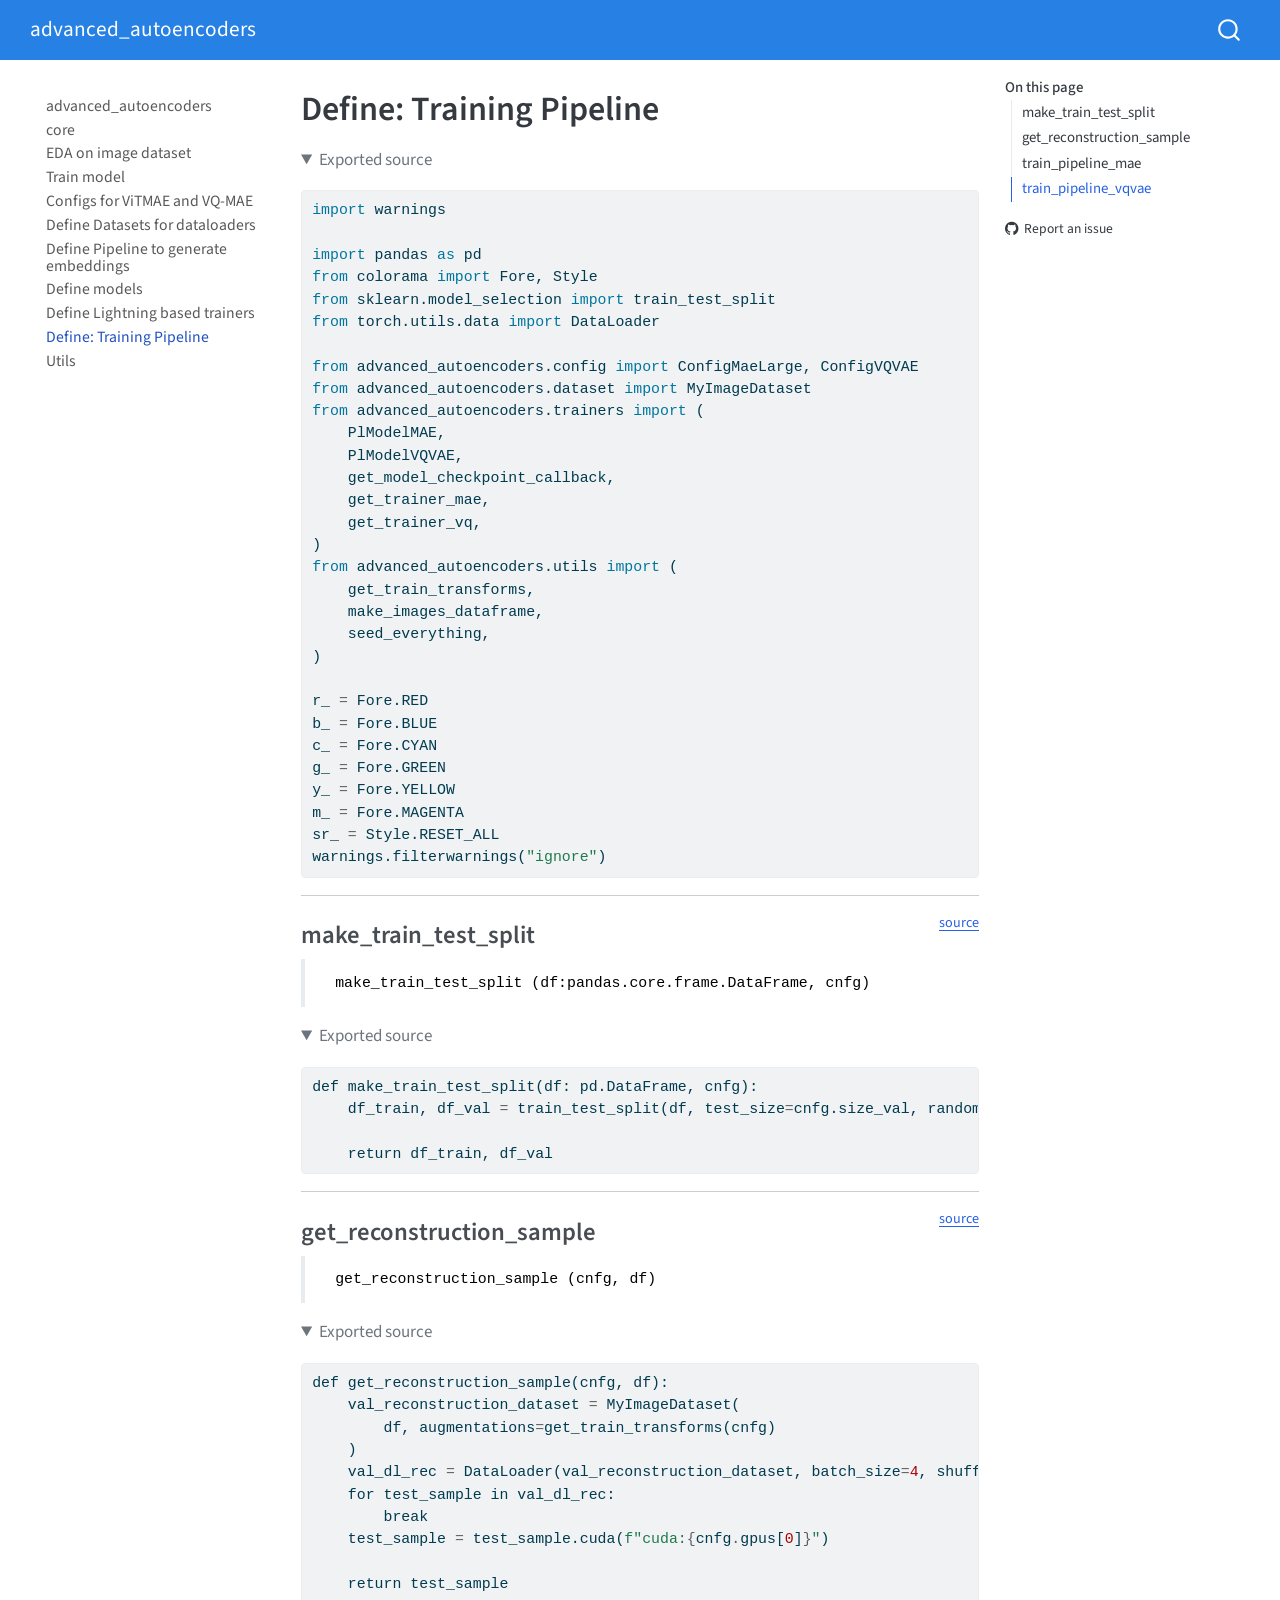
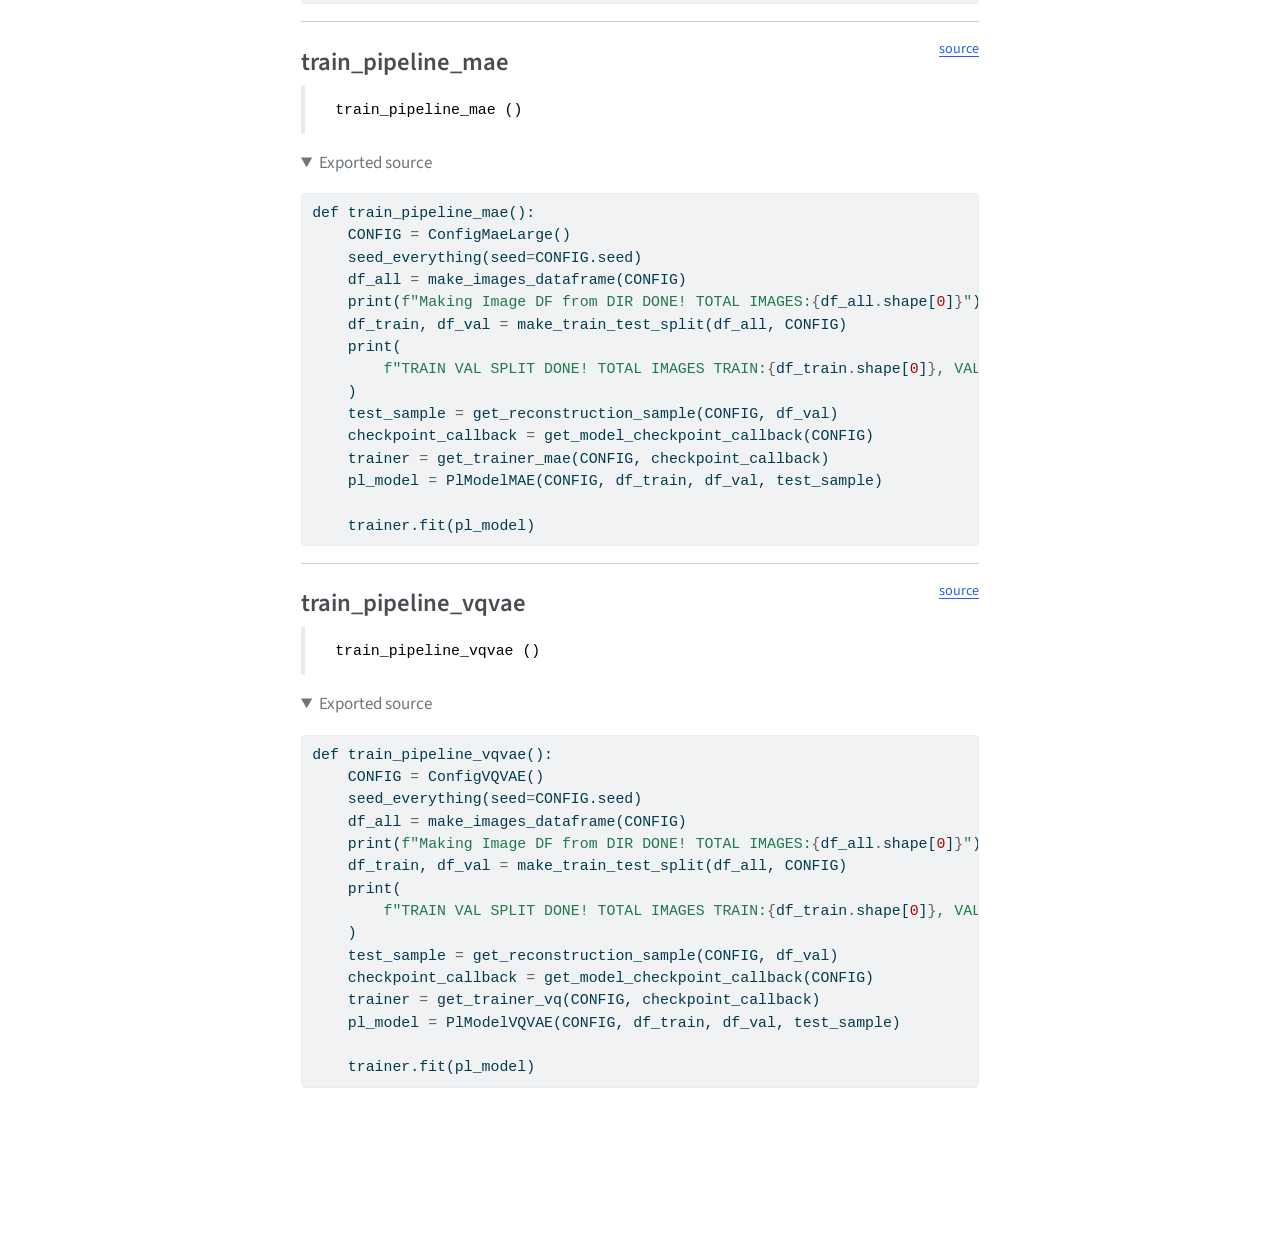
<file: training_pipeline.html>
<!DOCTYPE html>
<html xmlns="http://www.w3.org/1999/xhtml" lang="en" xml:lang="en"><head>

<meta charset="utf-8">
<meta name="generator" content="quarto-1.4.554">

<meta name="viewport" content="width=device-width, initial-scale=1.0, user-scalable=yes">


<title>advanced_autoencoders - Define: Training Pipeline</title>
<style>
code{white-space: pre-wrap;}
span.smallcaps{font-variant: small-caps;}
div.columns{display: flex; gap: min(4vw, 1.5em);}
div.column{flex: auto; overflow-x: auto;}
div.hanging-indent{margin-left: 1.5em; text-indent: -1.5em;}
ul.task-list{list-style: none;}
ul.task-list li input[type="checkbox"] {
  width: 0.8em;
  margin: 0 0.8em 0.2em -1em; /* quarto-specific, see https://github.com/quarto-dev/quarto-cli/issues/4556 */ 
  vertical-align: middle;
}
/* CSS for syntax highlighting */
pre > code.sourceCode { white-space: pre; position: relative; }
pre > code.sourceCode > span { line-height: 1.25; }
pre > code.sourceCode > span:empty { height: 1.2em; }
.sourceCode { overflow: visible; }
code.sourceCode > span { color: inherit; text-decoration: inherit; }
div.sourceCode { margin: 1em 0; }
pre.sourceCode { margin: 0; }
@media screen {
div.sourceCode { overflow: auto; }
}
@media print {
pre > code.sourceCode { white-space: pre-wrap; }
pre > code.sourceCode > span { text-indent: -5em; padding-left: 5em; }
}
pre.numberSource code
  { counter-reset: source-line 0; }
pre.numberSource code > span
  { position: relative; left: -4em; counter-increment: source-line; }
pre.numberSource code > span > a:first-child::before
  { content: counter(source-line);
    position: relative; left: -1em; text-align: right; vertical-align: baseline;
    border: none; display: inline-block;
    -webkit-touch-callout: none; -webkit-user-select: none;
    -khtml-user-select: none; -moz-user-select: none;
    -ms-user-select: none; user-select: none;
    padding: 0 4px; width: 4em;
  }
pre.numberSource { margin-left: 3em;  padding-left: 4px; }
div.sourceCode
  {   }
@media screen {
pre > code.sourceCode > span > a:first-child::before { text-decoration: underline; }
}
</style>


<script src="site_libs/quarto-nav/quarto-nav.js"></script>
<script src="site_libs/quarto-nav/headroom.min.js"></script>
<script src="site_libs/clipboard/clipboard.min.js"></script>
<script src="site_libs/quarto-search/autocomplete.umd.js"></script>
<script src="site_libs/quarto-search/fuse.min.js"></script>
<script src="site_libs/quarto-search/quarto-search.js"></script>
<meta name="quarto:offset" content="./">
<script src="site_libs/quarto-html/quarto.js"></script>
<script src="site_libs/quarto-html/popper.min.js"></script>
<script src="site_libs/quarto-html/tippy.umd.min.js"></script>
<script src="site_libs/quarto-html/anchor.min.js"></script>
<link href="site_libs/quarto-html/tippy.css" rel="stylesheet">
<link href="site_libs/quarto-html/quarto-syntax-highlighting.css" rel="stylesheet" id="quarto-text-highlighting-styles">
<script src="site_libs/bootstrap/bootstrap.min.js"></script>
<link href="site_libs/bootstrap/bootstrap-icons.css" rel="stylesheet">
<link href="site_libs/bootstrap/bootstrap.min.css" rel="stylesheet" id="quarto-bootstrap" data-mode="light">
<script id="quarto-search-options" type="application/json">{
  "location": "navbar",
  "copy-button": false,
  "collapse-after": 3,
  "panel-placement": "end",
  "type": "overlay",
  "limit": 50,
  "keyboard-shortcut": [
    "f",
    "/",
    "s"
  ],
  "show-item-context": false,
  "language": {
    "search-no-results-text": "No results",
    "search-matching-documents-text": "matching documents",
    "search-copy-link-title": "Copy link to search",
    "search-hide-matches-text": "Hide additional matches",
    "search-more-match-text": "more match in this document",
    "search-more-matches-text": "more matches in this document",
    "search-clear-button-title": "Clear",
    "search-text-placeholder": "",
    "search-detached-cancel-button-title": "Cancel",
    "search-submit-button-title": "Submit",
    "search-label": "Search"
  }
}</script>


<link rel="stylesheet" href="styles.css">
<meta property="og:title" content="advanced_autoencoders - Define: Training Pipeline">
<meta property="og:description" content="Train VQ-VAE and ViTMAE for image embeddings">
<meta property="og:site_name" content="advanced_autoencoders">
<meta name="twitter:title" content="advanced_autoencoders - Define: Training Pipeline">
<meta name="twitter:description" content="Train VQ-VAE and ViTMAE for image embeddings">
<meta name="twitter:card" content="summary">
</head>

<body class="nav-sidebar floating nav-fixed">

<div id="quarto-search-results"></div>
  <header id="quarto-header" class="headroom fixed-top">
    <nav class="navbar navbar-expand-lg " data-bs-theme="dark">
      <div class="navbar-container container-fluid">
      <div class="navbar-brand-container mx-auto">
    <a class="navbar-brand" href="./index.html">
    <span class="navbar-title">advanced_autoencoders</span>
    </a>
  </div>
        <div class="quarto-navbar-tools tools-end">
</div>
          <div id="quarto-search" class="" title="Search"></div>
      </div> <!-- /container-fluid -->
    </nav>
  <nav class="quarto-secondary-nav">
    <div class="container-fluid d-flex">
      <button type="button" class="quarto-btn-toggle btn" data-bs-toggle="collapse" data-bs-target=".quarto-sidebar-collapse-item" aria-controls="quarto-sidebar" aria-expanded="false" aria-label="Toggle sidebar navigation" onclick="if (window.quartoToggleHeadroom) { window.quartoToggleHeadroom(); }">
        <i class="bi bi-layout-text-sidebar-reverse"></i>
      </button>
        <nav class="quarto-page-breadcrumbs" aria-label="breadcrumb"><ol class="breadcrumb"><li class="breadcrumb-item"><a href="./training_pipeline.html">Define: Training Pipeline</a></li></ol></nav>
        <a class="flex-grow-1" role="button" data-bs-toggle="collapse" data-bs-target=".quarto-sidebar-collapse-item" aria-controls="quarto-sidebar" aria-expanded="false" aria-label="Toggle sidebar navigation" onclick="if (window.quartoToggleHeadroom) { window.quartoToggleHeadroom(); }">      
        </a>
    </div>
  </nav>
</header>
<!-- content -->
<div id="quarto-content" class="quarto-container page-columns page-rows-contents page-layout-article page-navbar">
<!-- sidebar -->
  <nav id="quarto-sidebar" class="sidebar collapse collapse-horizontal quarto-sidebar-collapse-item sidebar-navigation floating overflow-auto">
    <div class="sidebar-menu-container"> 
    <ul class="list-unstyled mt-1">
        <li class="sidebar-item">
  <div class="sidebar-item-container"> 
  <a href="./index.html" class="sidebar-item-text sidebar-link">
 <span class="menu-text">advanced_autoencoders</span></a>
  </div>
</li>
        <li class="sidebar-item">
  <div class="sidebar-item-container"> 
  <a href="./core.html" class="sidebar-item-text sidebar-link">
 <span class="menu-text">core</span></a>
  </div>
</li>
        <li class="sidebar-item">
  <div class="sidebar-item-container"> 
  <a href="./eda_data.html" class="sidebar-item-text sidebar-link">
 <span class="menu-text">EDA on image dataset</span></a>
  </div>
</li>
        <li class="sidebar-item">
  <div class="sidebar-item-container"> 
  <a href="./train.html" class="sidebar-item-text sidebar-link">
 <span class="menu-text">Train model</span></a>
  </div>
</li>
        <li class="sidebar-item">
  <div class="sidebar-item-container"> 
  <a href="./config.html" class="sidebar-item-text sidebar-link">
 <span class="menu-text">Configs for ViTMAE and VQ-MAE</span></a>
  </div>
</li>
        <li class="sidebar-item">
  <div class="sidebar-item-container"> 
  <a href="./dataset.html" class="sidebar-item-text sidebar-link">
 <span class="menu-text">Define Datasets for dataloaders</span></a>
  </div>
</li>
        <li class="sidebar-item">
  <div class="sidebar-item-container"> 
  <a href="./inference_pipeline.html" class="sidebar-item-text sidebar-link">
 <span class="menu-text">Define Pipeline to generate embeddings</span></a>
  </div>
</li>
        <li class="sidebar-item">
  <div class="sidebar-item-container"> 
  <a href="./models.html" class="sidebar-item-text sidebar-link">
 <span class="menu-text">Define models</span></a>
  </div>
</li>
        <li class="sidebar-item">
  <div class="sidebar-item-container"> 
  <a href="./trainers.html" class="sidebar-item-text sidebar-link">
 <span class="menu-text">Define Lightning based trainers</span></a>
  </div>
</li>
        <li class="sidebar-item">
  <div class="sidebar-item-container"> 
  <a href="./training_pipeline.html" class="sidebar-item-text sidebar-link active">
 <span class="menu-text">Define: Training Pipeline</span></a>
  </div>
</li>
        <li class="sidebar-item">
  <div class="sidebar-item-container"> 
  <a href="./utils.html" class="sidebar-item-text sidebar-link">
 <span class="menu-text">Utils</span></a>
  </div>
</li>
    </ul>
    </div>
</nav>
<div id="quarto-sidebar-glass" class="quarto-sidebar-collapse-item" data-bs-toggle="collapse" data-bs-target=".quarto-sidebar-collapse-item"></div>
<!-- margin-sidebar -->
    <div id="quarto-margin-sidebar" class="sidebar margin-sidebar">
        <nav id="TOC" role="doc-toc" class="toc-active">
    <h2 id="toc-title">On this page</h2>
   
  <ul>
  <li><a href="#make_train_test_split" id="toc-make_train_test_split" class="nav-link active" data-scroll-target="#make_train_test_split">make_train_test_split</a></li>
  <li><a href="#get_reconstruction_sample" id="toc-get_reconstruction_sample" class="nav-link" data-scroll-target="#get_reconstruction_sample">get_reconstruction_sample</a></li>
  <li><a href="#train_pipeline_mae" id="toc-train_pipeline_mae" class="nav-link" data-scroll-target="#train_pipeline_mae">train_pipeline_mae</a></li>
  <li><a href="#train_pipeline_vqvae" id="toc-train_pipeline_vqvae" class="nav-link" data-scroll-target="#train_pipeline_vqvae">train_pipeline_vqvae</a></li>
  </ul>
<div class="toc-actions"><ul><li><a href="https://github.com/rohitMalhotra07/advanced_autoencoders/issues/new" class="toc-action"><i class="bi bi-github"></i>Report an issue</a></li></ul></div></nav>
    </div>
<!-- main -->
<main class="content" id="quarto-document-content">

<header id="title-block-header" class="quarto-title-block default">
<div class="quarto-title">
<h1 class="title">Define: Training Pipeline</h1>
</div>



<div class="quarto-title-meta">

    
  
    
  </div>
  


</header>


<!-- WARNING: THIS FILE WAS AUTOGENERATED! DO NOT EDIT! -->
<div id="011e6365-a5e7-41fd-9a9d-4c836a7a71d6" class="cell">
<details open="" class="code-fold">
<summary>Exported source</summary>
<div class="sourceCode cell-code" id="cb1"><pre class="sourceCode python code-with-copy"><code class="sourceCode python"><span id="cb1-1"><a href="#cb1-1" aria-hidden="true" tabindex="-1"></a><span class="im">import</span> warnings</span>
<span id="cb1-2"><a href="#cb1-2" aria-hidden="true" tabindex="-1"></a></span>
<span id="cb1-3"><a href="#cb1-3" aria-hidden="true" tabindex="-1"></a><span class="im">import</span> pandas <span class="im">as</span> pd</span>
<span id="cb1-4"><a href="#cb1-4" aria-hidden="true" tabindex="-1"></a><span class="im">from</span> colorama <span class="im">import</span> Fore, Style</span>
<span id="cb1-5"><a href="#cb1-5" aria-hidden="true" tabindex="-1"></a><span class="im">from</span> sklearn.model_selection <span class="im">import</span> train_test_split</span>
<span id="cb1-6"><a href="#cb1-6" aria-hidden="true" tabindex="-1"></a><span class="im">from</span> torch.utils.data <span class="im">import</span> DataLoader</span>
<span id="cb1-7"><a href="#cb1-7" aria-hidden="true" tabindex="-1"></a></span>
<span id="cb1-8"><a href="#cb1-8" aria-hidden="true" tabindex="-1"></a><span class="im">from</span> advanced_autoencoders.config <span class="im">import</span> ConfigMaeLarge, ConfigVQVAE</span>
<span id="cb1-9"><a href="#cb1-9" aria-hidden="true" tabindex="-1"></a><span class="im">from</span> advanced_autoencoders.dataset <span class="im">import</span> MyImageDataset</span>
<span id="cb1-10"><a href="#cb1-10" aria-hidden="true" tabindex="-1"></a><span class="im">from</span> advanced_autoencoders.trainers <span class="im">import</span> (</span>
<span id="cb1-11"><a href="#cb1-11" aria-hidden="true" tabindex="-1"></a>    PlModelMAE,</span>
<span id="cb1-12"><a href="#cb1-12" aria-hidden="true" tabindex="-1"></a>    PlModelVQVAE,</span>
<span id="cb1-13"><a href="#cb1-13" aria-hidden="true" tabindex="-1"></a>    get_model_checkpoint_callback,</span>
<span id="cb1-14"><a href="#cb1-14" aria-hidden="true" tabindex="-1"></a>    get_trainer_mae,</span>
<span id="cb1-15"><a href="#cb1-15" aria-hidden="true" tabindex="-1"></a>    get_trainer_vq,</span>
<span id="cb1-16"><a href="#cb1-16" aria-hidden="true" tabindex="-1"></a>)</span>
<span id="cb1-17"><a href="#cb1-17" aria-hidden="true" tabindex="-1"></a><span class="im">from</span> advanced_autoencoders.utils <span class="im">import</span> (</span>
<span id="cb1-18"><a href="#cb1-18" aria-hidden="true" tabindex="-1"></a>    get_train_transforms,</span>
<span id="cb1-19"><a href="#cb1-19" aria-hidden="true" tabindex="-1"></a>    make_images_dataframe,</span>
<span id="cb1-20"><a href="#cb1-20" aria-hidden="true" tabindex="-1"></a>    seed_everything,</span>
<span id="cb1-21"><a href="#cb1-21" aria-hidden="true" tabindex="-1"></a>)</span>
<span id="cb1-22"><a href="#cb1-22" aria-hidden="true" tabindex="-1"></a></span>
<span id="cb1-23"><a href="#cb1-23" aria-hidden="true" tabindex="-1"></a>r_ <span class="op">=</span> Fore.RED</span>
<span id="cb1-24"><a href="#cb1-24" aria-hidden="true" tabindex="-1"></a>b_ <span class="op">=</span> Fore.BLUE</span>
<span id="cb1-25"><a href="#cb1-25" aria-hidden="true" tabindex="-1"></a>c_ <span class="op">=</span> Fore.CYAN</span>
<span id="cb1-26"><a href="#cb1-26" aria-hidden="true" tabindex="-1"></a>g_ <span class="op">=</span> Fore.GREEN</span>
<span id="cb1-27"><a href="#cb1-27" aria-hidden="true" tabindex="-1"></a>y_ <span class="op">=</span> Fore.YELLOW</span>
<span id="cb1-28"><a href="#cb1-28" aria-hidden="true" tabindex="-1"></a>m_ <span class="op">=</span> Fore.MAGENTA</span>
<span id="cb1-29"><a href="#cb1-29" aria-hidden="true" tabindex="-1"></a>sr_ <span class="op">=</span> Style.RESET_ALL</span>
<span id="cb1-30"><a href="#cb1-30" aria-hidden="true" tabindex="-1"></a>warnings.filterwarnings(<span class="st">"ignore"</span>)</span></code><button title="Copy to Clipboard" class="code-copy-button"><i class="bi"></i></button></pre></div>
</details>
</div>
<hr>
<p><a href="https://github.com/rohitMalhotra07/advanced_autoencoders/blob/main/advanced_autoencoders/training_pipelines.py#L40" target="_blank" style="float:right; font-size:smaller">source</a></p>
<section id="make_train_test_split" class="level3">
<h3 class="anchored" data-anchor-id="make_train_test_split">make_train_test_split</h3>
<blockquote class="blockquote">
<pre><code> make_train_test_split (df:pandas.core.frame.DataFrame, cnfg)</code></pre>
</blockquote>
<div id="2705ad39-2fa4-4d19-b16f-694fc89450a7" class="cell">
<details open="" class="code-fold">
<summary>Exported source</summary>
<div class="sourceCode cell-code" id="cb3"><pre class="sourceCode python code-with-copy"><code class="sourceCode python"><span id="cb3-1"><a href="#cb3-1" aria-hidden="true" tabindex="-1"></a><span class="kw">def</span> make_train_test_split(df: pd.DataFrame, cnfg):</span>
<span id="cb3-2"><a href="#cb3-2" aria-hidden="true" tabindex="-1"></a>    df_train, df_val <span class="op">=</span> train_test_split(df, test_size<span class="op">=</span>cnfg.size_val, random_state<span class="op">=</span><span class="dv">42</span>)</span>
<span id="cb3-3"><a href="#cb3-3" aria-hidden="true" tabindex="-1"></a></span>
<span id="cb3-4"><a href="#cb3-4" aria-hidden="true" tabindex="-1"></a>    <span class="cf">return</span> df_train, df_val</span></code><button title="Copy to Clipboard" class="code-copy-button"><i class="bi"></i></button></pre></div>
</details>
</div>
<hr>
<p><a href="https://github.com/rohitMalhotra07/advanced_autoencoders/blob/main/advanced_autoencoders/training_pipelines.py#L46" target="_blank" style="float:right; font-size:smaller">source</a></p>
</section>
<section id="get_reconstruction_sample" class="level3">
<h3 class="anchored" data-anchor-id="get_reconstruction_sample">get_reconstruction_sample</h3>
<blockquote class="blockquote">
<pre><code> get_reconstruction_sample (cnfg, df)</code></pre>
</blockquote>
<div id="6ef0cc2f-f12e-44d8-af40-c69a7ef21ce2" class="cell">
<details open="" class="code-fold">
<summary>Exported source</summary>
<div class="sourceCode cell-code" id="cb5"><pre class="sourceCode python code-with-copy"><code class="sourceCode python"><span id="cb5-1"><a href="#cb5-1" aria-hidden="true" tabindex="-1"></a><span class="kw">def</span> get_reconstruction_sample(cnfg, df):</span>
<span id="cb5-2"><a href="#cb5-2" aria-hidden="true" tabindex="-1"></a>    val_reconstruction_dataset <span class="op">=</span> MyImageDataset(</span>
<span id="cb5-3"><a href="#cb5-3" aria-hidden="true" tabindex="-1"></a>        df, augmentations<span class="op">=</span>get_train_transforms(cnfg)</span>
<span id="cb5-4"><a href="#cb5-4" aria-hidden="true" tabindex="-1"></a>    )</span>
<span id="cb5-5"><a href="#cb5-5" aria-hidden="true" tabindex="-1"></a>    val_dl_rec <span class="op">=</span> DataLoader(val_reconstruction_dataset, batch_size<span class="op">=</span><span class="dv">4</span>, shuffle<span class="op">=</span><span class="va">False</span>)</span>
<span id="cb5-6"><a href="#cb5-6" aria-hidden="true" tabindex="-1"></a>    <span class="cf">for</span> test_sample <span class="kw">in</span> val_dl_rec:</span>
<span id="cb5-7"><a href="#cb5-7" aria-hidden="true" tabindex="-1"></a>        <span class="cf">break</span></span>
<span id="cb5-8"><a href="#cb5-8" aria-hidden="true" tabindex="-1"></a>    test_sample <span class="op">=</span> test_sample.cuda(<span class="ss">f"cuda:</span><span class="sc">{</span>cnfg<span class="sc">.</span>gpus[<span class="dv">0</span>]<span class="sc">}</span><span class="ss">"</span>)</span>
<span id="cb5-9"><a href="#cb5-9" aria-hidden="true" tabindex="-1"></a></span>
<span id="cb5-10"><a href="#cb5-10" aria-hidden="true" tabindex="-1"></a>    <span class="cf">return</span> test_sample</span></code><button title="Copy to Clipboard" class="code-copy-button"><i class="bi"></i></button></pre></div>
</details>
</div>
<hr>
<p><a href="https://github.com/rohitMalhotra07/advanced_autoencoders/blob/main/advanced_autoencoders/training_pipelines.py#L58" target="_blank" style="float:right; font-size:smaller">source</a></p>
</section>
<section id="train_pipeline_mae" class="level3">
<h3 class="anchored" data-anchor-id="train_pipeline_mae">train_pipeline_mae</h3>
<blockquote class="blockquote">
<pre><code> train_pipeline_mae ()</code></pre>
</blockquote>
<div id="0be5d7fa-0afc-4e01-83df-0d542cca4425" class="cell">
<details open="" class="code-fold">
<summary>Exported source</summary>
<div class="sourceCode cell-code" id="cb7"><pre class="sourceCode python code-with-copy"><code class="sourceCode python"><span id="cb7-1"><a href="#cb7-1" aria-hidden="true" tabindex="-1"></a><span class="kw">def</span> train_pipeline_mae():</span>
<span id="cb7-2"><a href="#cb7-2" aria-hidden="true" tabindex="-1"></a>    CONFIG <span class="op">=</span> ConfigMaeLarge()</span>
<span id="cb7-3"><a href="#cb7-3" aria-hidden="true" tabindex="-1"></a>    seed_everything(seed<span class="op">=</span>CONFIG.seed)</span>
<span id="cb7-4"><a href="#cb7-4" aria-hidden="true" tabindex="-1"></a>    df_all <span class="op">=</span> make_images_dataframe(CONFIG)</span>
<span id="cb7-5"><a href="#cb7-5" aria-hidden="true" tabindex="-1"></a>    <span class="bu">print</span>(<span class="ss">f"Making Image DF from DIR DONE! TOTAL IMAGES:</span><span class="sc">{</span>df_all<span class="sc">.</span>shape[<span class="dv">0</span>]<span class="sc">}</span><span class="ss">"</span>)</span>
<span id="cb7-6"><a href="#cb7-6" aria-hidden="true" tabindex="-1"></a>    df_train, df_val <span class="op">=</span> make_train_test_split(df_all, CONFIG)</span>
<span id="cb7-7"><a href="#cb7-7" aria-hidden="true" tabindex="-1"></a>    <span class="bu">print</span>(</span>
<span id="cb7-8"><a href="#cb7-8" aria-hidden="true" tabindex="-1"></a>        <span class="ss">f"TRAIN VAL SPLIT DONE! TOTAL IMAGES TRAIN:</span><span class="sc">{</span>df_train<span class="sc">.</span>shape[<span class="dv">0</span>]<span class="sc">}</span><span class="ss">, VAL:</span><span class="sc">{</span>df_val<span class="sc">.</span>shape[<span class="dv">0</span>]<span class="sc">}</span><span class="ss">"</span></span>
<span id="cb7-9"><a href="#cb7-9" aria-hidden="true" tabindex="-1"></a>    )</span>
<span id="cb7-10"><a href="#cb7-10" aria-hidden="true" tabindex="-1"></a>    test_sample <span class="op">=</span> get_reconstruction_sample(CONFIG, df_val)</span>
<span id="cb7-11"><a href="#cb7-11" aria-hidden="true" tabindex="-1"></a>    checkpoint_callback <span class="op">=</span> get_model_checkpoint_callback(CONFIG)</span>
<span id="cb7-12"><a href="#cb7-12" aria-hidden="true" tabindex="-1"></a>    trainer <span class="op">=</span> get_trainer_mae(CONFIG, checkpoint_callback)</span>
<span id="cb7-13"><a href="#cb7-13" aria-hidden="true" tabindex="-1"></a>    pl_model <span class="op">=</span> PlModelMAE(CONFIG, df_train, df_val, test_sample)</span>
<span id="cb7-14"><a href="#cb7-14" aria-hidden="true" tabindex="-1"></a></span>
<span id="cb7-15"><a href="#cb7-15" aria-hidden="true" tabindex="-1"></a>    trainer.fit(pl_model)</span></code><button title="Copy to Clipboard" class="code-copy-button"><i class="bi"></i></button></pre></div>
</details>
</div>
<hr>
<p><a href="https://github.com/rohitMalhotra07/advanced_autoencoders/blob/main/advanced_autoencoders/training_pipelines.py#L75" target="_blank" style="float:right; font-size:smaller">source</a></p>
</section>
<section id="train_pipeline_vqvae" class="level3">
<h3 class="anchored" data-anchor-id="train_pipeline_vqvae">train_pipeline_vqvae</h3>
<blockquote class="blockquote">
<pre><code> train_pipeline_vqvae ()</code></pre>
</blockquote>
<div id="ae312377-a55a-433e-a65a-89de38bbacc1" class="cell">
<details open="" class="code-fold">
<summary>Exported source</summary>
<div class="sourceCode cell-code" id="cb9"><pre class="sourceCode python code-with-copy"><code class="sourceCode python"><span id="cb9-1"><a href="#cb9-1" aria-hidden="true" tabindex="-1"></a><span class="kw">def</span> train_pipeline_vqvae():</span>
<span id="cb9-2"><a href="#cb9-2" aria-hidden="true" tabindex="-1"></a>    CONFIG <span class="op">=</span> ConfigVQVAE()</span>
<span id="cb9-3"><a href="#cb9-3" aria-hidden="true" tabindex="-1"></a>    seed_everything(seed<span class="op">=</span>CONFIG.seed)</span>
<span id="cb9-4"><a href="#cb9-4" aria-hidden="true" tabindex="-1"></a>    df_all <span class="op">=</span> make_images_dataframe(CONFIG)</span>
<span id="cb9-5"><a href="#cb9-5" aria-hidden="true" tabindex="-1"></a>    <span class="bu">print</span>(<span class="ss">f"Making Image DF from DIR DONE! TOTAL IMAGES:</span><span class="sc">{</span>df_all<span class="sc">.</span>shape[<span class="dv">0</span>]<span class="sc">}</span><span class="ss">"</span>)</span>
<span id="cb9-6"><a href="#cb9-6" aria-hidden="true" tabindex="-1"></a>    df_train, df_val <span class="op">=</span> make_train_test_split(df_all, CONFIG)</span>
<span id="cb9-7"><a href="#cb9-7" aria-hidden="true" tabindex="-1"></a>    <span class="bu">print</span>(</span>
<span id="cb9-8"><a href="#cb9-8" aria-hidden="true" tabindex="-1"></a>        <span class="ss">f"TRAIN VAL SPLIT DONE! TOTAL IMAGES TRAIN:</span><span class="sc">{</span>df_train<span class="sc">.</span>shape[<span class="dv">0</span>]<span class="sc">}</span><span class="ss">, VAL:</span><span class="sc">{</span>df_val<span class="sc">.</span>shape[<span class="dv">0</span>]<span class="sc">}</span><span class="ss">"</span></span>
<span id="cb9-9"><a href="#cb9-9" aria-hidden="true" tabindex="-1"></a>    )</span>
<span id="cb9-10"><a href="#cb9-10" aria-hidden="true" tabindex="-1"></a>    test_sample <span class="op">=</span> get_reconstruction_sample(CONFIG, df_val)</span>
<span id="cb9-11"><a href="#cb9-11" aria-hidden="true" tabindex="-1"></a>    checkpoint_callback <span class="op">=</span> get_model_checkpoint_callback(CONFIG)</span>
<span id="cb9-12"><a href="#cb9-12" aria-hidden="true" tabindex="-1"></a>    trainer <span class="op">=</span> get_trainer_vq(CONFIG, checkpoint_callback)</span>
<span id="cb9-13"><a href="#cb9-13" aria-hidden="true" tabindex="-1"></a>    pl_model <span class="op">=</span> PlModelVQVAE(CONFIG, df_train, df_val, test_sample)</span>
<span id="cb9-14"><a href="#cb9-14" aria-hidden="true" tabindex="-1"></a></span>
<span id="cb9-15"><a href="#cb9-15" aria-hidden="true" tabindex="-1"></a>    trainer.fit(pl_model)</span></code><button title="Copy to Clipboard" class="code-copy-button"><i class="bi"></i></button></pre></div>
</details>
</div>


</section>

</main> <!-- /main -->
<script id="quarto-html-after-body" type="application/javascript">
window.document.addEventListener("DOMContentLoaded", function (event) {
  const toggleBodyColorMode = (bsSheetEl) => {
    const mode = bsSheetEl.getAttribute("data-mode");
    const bodyEl = window.document.querySelector("body");
    if (mode === "dark") {
      bodyEl.classList.add("quarto-dark");
      bodyEl.classList.remove("quarto-light");
    } else {
      bodyEl.classList.add("quarto-light");
      bodyEl.classList.remove("quarto-dark");
    }
  }
  const toggleBodyColorPrimary = () => {
    const bsSheetEl = window.document.querySelector("link#quarto-bootstrap");
    if (bsSheetEl) {
      toggleBodyColorMode(bsSheetEl);
    }
  }
  toggleBodyColorPrimary();  
  const icon = "";
  const anchorJS = new window.AnchorJS();
  anchorJS.options = {
    placement: 'right',
    icon: icon
  };
  anchorJS.add('.anchored');
  const isCodeAnnotation = (el) => {
    for (const clz of el.classList) {
      if (clz.startsWith('code-annotation-')) {                     
        return true;
      }
    }
    return false;
  }
  const clipboard = new window.ClipboardJS('.code-copy-button', {
    text: function(trigger) {
      const codeEl = trigger.previousElementSibling.cloneNode(true);
      for (const childEl of codeEl.children) {
        if (isCodeAnnotation(childEl)) {
          childEl.remove();
        }
      }
      return codeEl.innerText;
    }
  });
  clipboard.on('success', function(e) {
    // button target
    const button = e.trigger;
    // don't keep focus
    button.blur();
    // flash "checked"
    button.classList.add('code-copy-button-checked');
    var currentTitle = button.getAttribute("title");
    button.setAttribute("title", "Copied!");
    let tooltip;
    if (window.bootstrap) {
      button.setAttribute("data-bs-toggle", "tooltip");
      button.setAttribute("data-bs-placement", "left");
      button.setAttribute("data-bs-title", "Copied!");
      tooltip = new bootstrap.Tooltip(button, 
        { trigger: "manual", 
          customClass: "code-copy-button-tooltip",
          offset: [0, -8]});
      tooltip.show();    
    }
    setTimeout(function() {
      if (tooltip) {
        tooltip.hide();
        button.removeAttribute("data-bs-title");
        button.removeAttribute("data-bs-toggle");
        button.removeAttribute("data-bs-placement");
      }
      button.setAttribute("title", currentTitle);
      button.classList.remove('code-copy-button-checked');
    }, 1000);
    // clear code selection
    e.clearSelection();
  });
    var localhostRegex = new RegExp(/^(?:http|https):\/\/localhost\:?[0-9]*\//);
    var mailtoRegex = new RegExp(/^mailto:/);
      var filterRegex = new RegExp("https:\/\/rohitMalhotra07\.github\.io\/advanced_autoencoders");
    var isInternal = (href) => {
        return filterRegex.test(href) || localhostRegex.test(href) || mailtoRegex.test(href);
    }
    // Inspect non-navigation links and adorn them if external
 	var links = window.document.querySelectorAll('a[href]:not(.nav-link):not(.navbar-brand):not(.toc-action):not(.sidebar-link):not(.sidebar-item-toggle):not(.pagination-link):not(.no-external):not([aria-hidden]):not(.dropdown-item):not(.quarto-navigation-tool)');
    for (var i=0; i<links.length; i++) {
      const link = links[i];
      if (!isInternal(link.href)) {
        // undo the damage that might have been done by quarto-nav.js in the case of
        // links that we want to consider external
        if (link.dataset.originalHref !== undefined) {
          link.href = link.dataset.originalHref;
        }
      }
    }
  function tippyHover(el, contentFn, onTriggerFn, onUntriggerFn) {
    const config = {
      allowHTML: true,
      maxWidth: 500,
      delay: 100,
      arrow: false,
      appendTo: function(el) {
          return el.parentElement;
      },
      interactive: true,
      interactiveBorder: 10,
      theme: 'quarto',
      placement: 'bottom-start',
    };
    if (contentFn) {
      config.content = contentFn;
    }
    if (onTriggerFn) {
      config.onTrigger = onTriggerFn;
    }
    if (onUntriggerFn) {
      config.onUntrigger = onUntriggerFn;
    }
    window.tippy(el, config); 
  }
  const noterefs = window.document.querySelectorAll('a[role="doc-noteref"]');
  for (var i=0; i<noterefs.length; i++) {
    const ref = noterefs[i];
    tippyHover(ref, function() {
      // use id or data attribute instead here
      let href = ref.getAttribute('data-footnote-href') || ref.getAttribute('href');
      try { href = new URL(href).hash; } catch {}
      const id = href.replace(/^#\/?/, "");
      const note = window.document.getElementById(id);
      if (note) {
        return note.innerHTML;
      } else {
        return "";
      }
    });
  }
  const xrefs = window.document.querySelectorAll('a.quarto-xref');
  const processXRef = (id, note) => {
    // Strip column container classes
    const stripColumnClz = (el) => {
      el.classList.remove("page-full", "page-columns");
      if (el.children) {
        for (const child of el.children) {
          stripColumnClz(child);
        }
      }
    }
    stripColumnClz(note)
    if (id === null || id.startsWith('sec-')) {
      // Special case sections, only their first couple elements
      const container = document.createElement("div");
      if (note.children && note.children.length > 2) {
        container.appendChild(note.children[0].cloneNode(true));
        for (let i = 1; i < note.children.length; i++) {
          const child = note.children[i];
          if (child.tagName === "P" && child.innerText === "") {
            continue;
          } else {
            container.appendChild(child.cloneNode(true));
            break;
          }
        }
        if (window.Quarto?.typesetMath) {
          window.Quarto.typesetMath(container);
        }
        return container.innerHTML
      } else {
        if (window.Quarto?.typesetMath) {
          window.Quarto.typesetMath(note);
        }
        return note.innerHTML;
      }
    } else {
      // Remove any anchor links if they are present
      const anchorLink = note.querySelector('a.anchorjs-link');
      if (anchorLink) {
        anchorLink.remove();
      }
      if (window.Quarto?.typesetMath) {
        window.Quarto.typesetMath(note);
      }
      // TODO in 1.5, we should make sure this works without a callout special case
      if (note.classList.contains("callout")) {
        return note.outerHTML;
      } else {
        return note.innerHTML;
      }
    }
  }
  for (var i=0; i<xrefs.length; i++) {
    const xref = xrefs[i];
    tippyHover(xref, undefined, function(instance) {
      instance.disable();
      let url = xref.getAttribute('href');
      let hash = undefined; 
      if (url.startsWith('#')) {
        hash = url;
      } else {
        try { hash = new URL(url).hash; } catch {}
      }
      if (hash) {
        const id = hash.replace(/^#\/?/, "");
        const note = window.document.getElementById(id);
        if (note !== null) {
          try {
            const html = processXRef(id, note.cloneNode(true));
            instance.setContent(html);
          } finally {
            instance.enable();
            instance.show();
          }
        } else {
          // See if we can fetch this
          fetch(url.split('#')[0])
          .then(res => res.text())
          .then(html => {
            const parser = new DOMParser();
            const htmlDoc = parser.parseFromString(html, "text/html");
            const note = htmlDoc.getElementById(id);
            if (note !== null) {
              const html = processXRef(id, note);
              instance.setContent(html);
            } 
          }).finally(() => {
            instance.enable();
            instance.show();
          });
        }
      } else {
        // See if we can fetch a full url (with no hash to target)
        // This is a special case and we should probably do some content thinning / targeting
        fetch(url)
        .then(res => res.text())
        .then(html => {
          const parser = new DOMParser();
          const htmlDoc = parser.parseFromString(html, "text/html");
          const note = htmlDoc.querySelector('main.content');
          if (note !== null) {
            // This should only happen for chapter cross references
            // (since there is no id in the URL)
            // remove the first header
            if (note.children.length > 0 && note.children[0].tagName === "HEADER") {
              note.children[0].remove();
            }
            const html = processXRef(null, note);
            instance.setContent(html);
          } 
        }).finally(() => {
          instance.enable();
          instance.show();
        });
      }
    }, function(instance) {
    });
  }
      let selectedAnnoteEl;
      const selectorForAnnotation = ( cell, annotation) => {
        let cellAttr = 'data-code-cell="' + cell + '"';
        let lineAttr = 'data-code-annotation="' +  annotation + '"';
        const selector = 'span[' + cellAttr + '][' + lineAttr + ']';
        return selector;
      }
      const selectCodeLines = (annoteEl) => {
        const doc = window.document;
        const targetCell = annoteEl.getAttribute("data-target-cell");
        const targetAnnotation = annoteEl.getAttribute("data-target-annotation");
        const annoteSpan = window.document.querySelector(selectorForAnnotation(targetCell, targetAnnotation));
        const lines = annoteSpan.getAttribute("data-code-lines").split(",");
        const lineIds = lines.map((line) => {
          return targetCell + "-" + line;
        })
        let top = null;
        let height = null;
        let parent = null;
        if (lineIds.length > 0) {
            //compute the position of the single el (top and bottom and make a div)
            const el = window.document.getElementById(lineIds[0]);
            top = el.offsetTop;
            height = el.offsetHeight;
            parent = el.parentElement.parentElement;
          if (lineIds.length > 1) {
            const lastEl = window.document.getElementById(lineIds[lineIds.length - 1]);
            const bottom = lastEl.offsetTop + lastEl.offsetHeight;
            height = bottom - top;
          }
          if (top !== null && height !== null && parent !== null) {
            // cook up a div (if necessary) and position it 
            let div = window.document.getElementById("code-annotation-line-highlight");
            if (div === null) {
              div = window.document.createElement("div");
              div.setAttribute("id", "code-annotation-line-highlight");
              div.style.position = 'absolute';
              parent.appendChild(div);
            }
            div.style.top = top - 2 + "px";
            div.style.height = height + 4 + "px";
            div.style.left = 0;
            let gutterDiv = window.document.getElementById("code-annotation-line-highlight-gutter");
            if (gutterDiv === null) {
              gutterDiv = window.document.createElement("div");
              gutterDiv.setAttribute("id", "code-annotation-line-highlight-gutter");
              gutterDiv.style.position = 'absolute';
              const codeCell = window.document.getElementById(targetCell);
              const gutter = codeCell.querySelector('.code-annotation-gutter');
              gutter.appendChild(gutterDiv);
            }
            gutterDiv.style.top = top - 2 + "px";
            gutterDiv.style.height = height + 4 + "px";
          }
          selectedAnnoteEl = annoteEl;
        }
      };
      const unselectCodeLines = () => {
        const elementsIds = ["code-annotation-line-highlight", "code-annotation-line-highlight-gutter"];
        elementsIds.forEach((elId) => {
          const div = window.document.getElementById(elId);
          if (div) {
            div.remove();
          }
        });
        selectedAnnoteEl = undefined;
      };
        // Handle positioning of the toggle
    window.addEventListener(
      "resize",
      throttle(() => {
        elRect = undefined;
        if (selectedAnnoteEl) {
          selectCodeLines(selectedAnnoteEl);
        }
      }, 10)
    );
    function throttle(fn, ms) {
    let throttle = false;
    let timer;
      return (...args) => {
        if(!throttle) { // first call gets through
            fn.apply(this, args);
            throttle = true;
        } else { // all the others get throttled
            if(timer) clearTimeout(timer); // cancel #2
            timer = setTimeout(() => {
              fn.apply(this, args);
              timer = throttle = false;
            }, ms);
        }
      };
    }
      // Attach click handler to the DT
      const annoteDls = window.document.querySelectorAll('dt[data-target-cell]');
      for (const annoteDlNode of annoteDls) {
        annoteDlNode.addEventListener('click', (event) => {
          const clickedEl = event.target;
          if (clickedEl !== selectedAnnoteEl) {
            unselectCodeLines();
            const activeEl = window.document.querySelector('dt[data-target-cell].code-annotation-active');
            if (activeEl) {
              activeEl.classList.remove('code-annotation-active');
            }
            selectCodeLines(clickedEl);
            clickedEl.classList.add('code-annotation-active');
          } else {
            // Unselect the line
            unselectCodeLines();
            clickedEl.classList.remove('code-annotation-active');
          }
        });
      }
  const findCites = (el) => {
    const parentEl = el.parentElement;
    if (parentEl) {
      const cites = parentEl.dataset.cites;
      if (cites) {
        return {
          el,
          cites: cites.split(' ')
        };
      } else {
        return findCites(el.parentElement)
      }
    } else {
      return undefined;
    }
  };
  var bibliorefs = window.document.querySelectorAll('a[role="doc-biblioref"]');
  for (var i=0; i<bibliorefs.length; i++) {
    const ref = bibliorefs[i];
    const citeInfo = findCites(ref);
    if (citeInfo) {
      tippyHover(citeInfo.el, function() {
        var popup = window.document.createElement('div');
        citeInfo.cites.forEach(function(cite) {
          var citeDiv = window.document.createElement('div');
          citeDiv.classList.add('hanging-indent');
          citeDiv.classList.add('csl-entry');
          var biblioDiv = window.document.getElementById('ref-' + cite);
          if (biblioDiv) {
            citeDiv.innerHTML = biblioDiv.innerHTML;
          }
          popup.appendChild(citeDiv);
        });
        return popup.innerHTML;
      });
    }
  }
});
</script>
</div> <!-- /content -->




<footer class="footer"><div class="nav-footer"><div class="nav-footer-center"><div class="toc-actions d-sm-block d-md-none"><ul><li><a href="https://github.com/rohitMalhotra07/advanced_autoencoders/issues/new" class="toc-action"><i class="bi bi-github"></i>Report an issue</a></li></ul></div></div></div></footer></body></html>
</file>
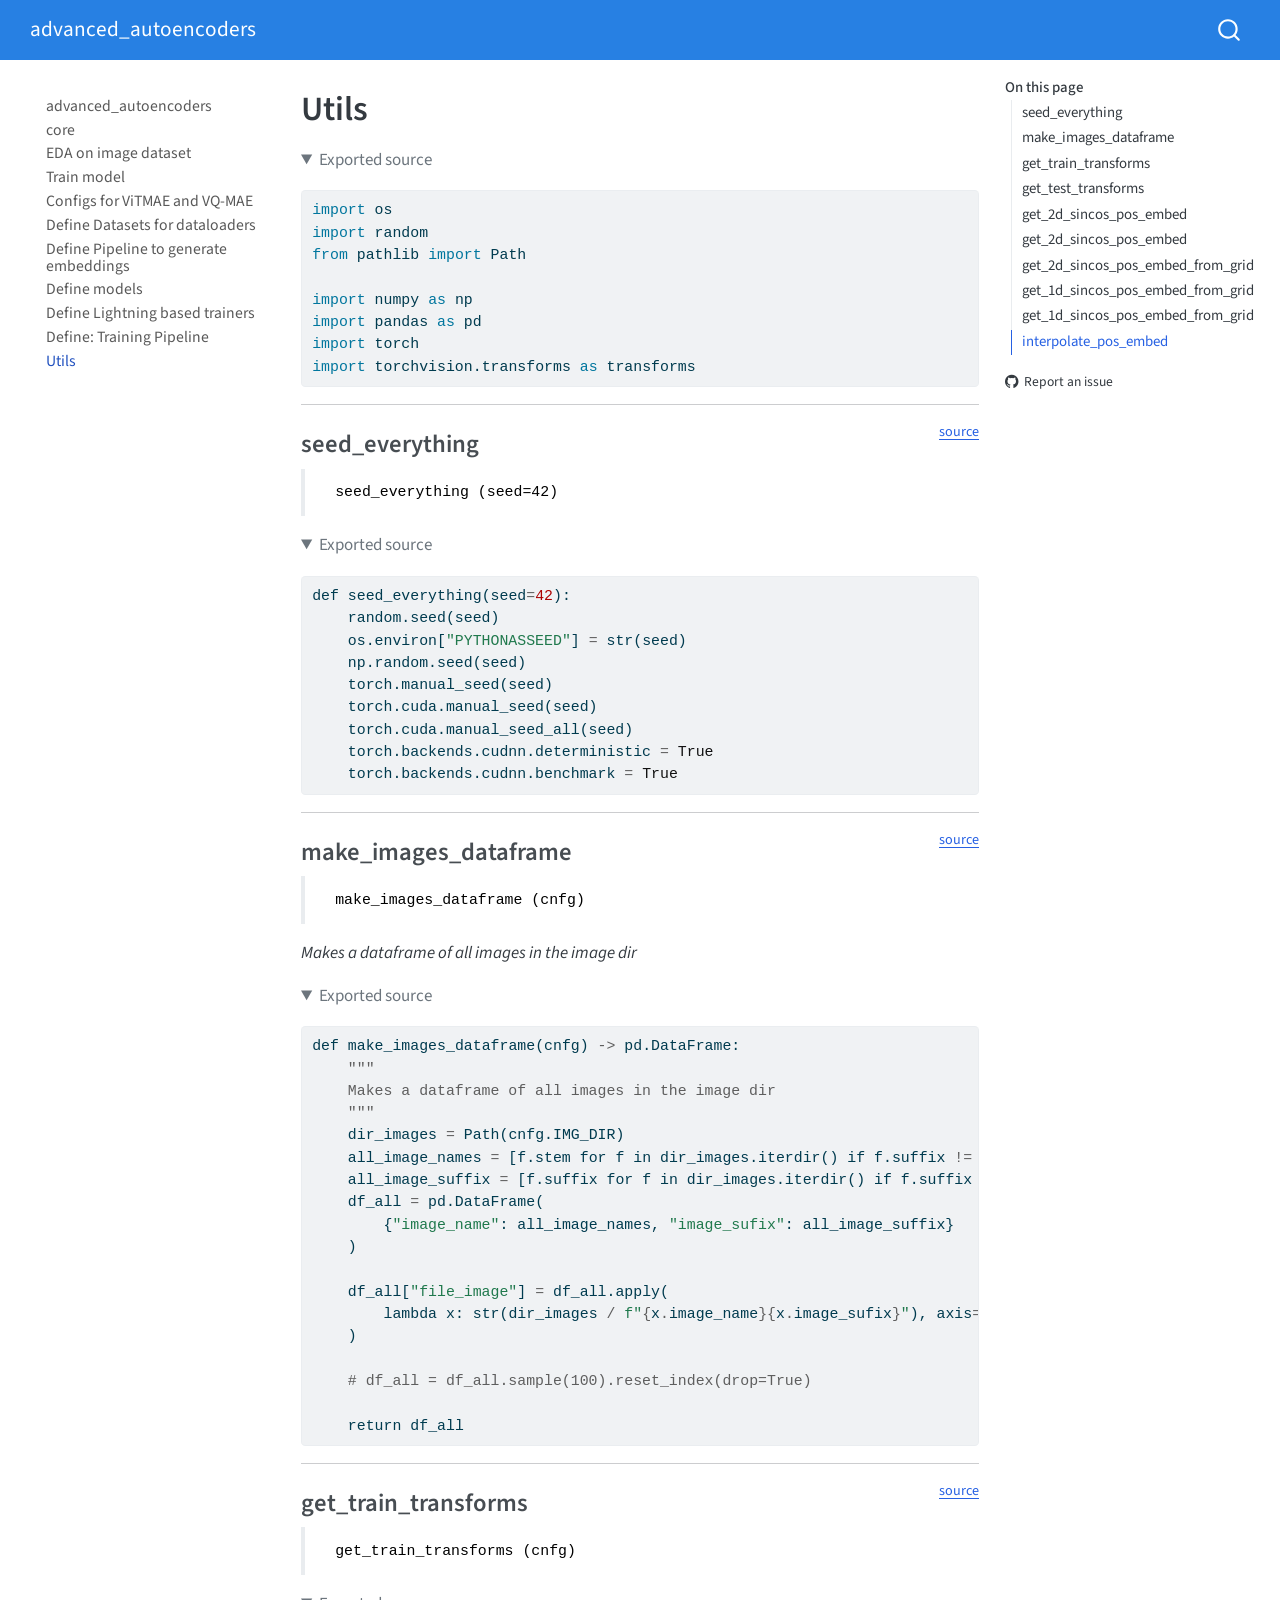
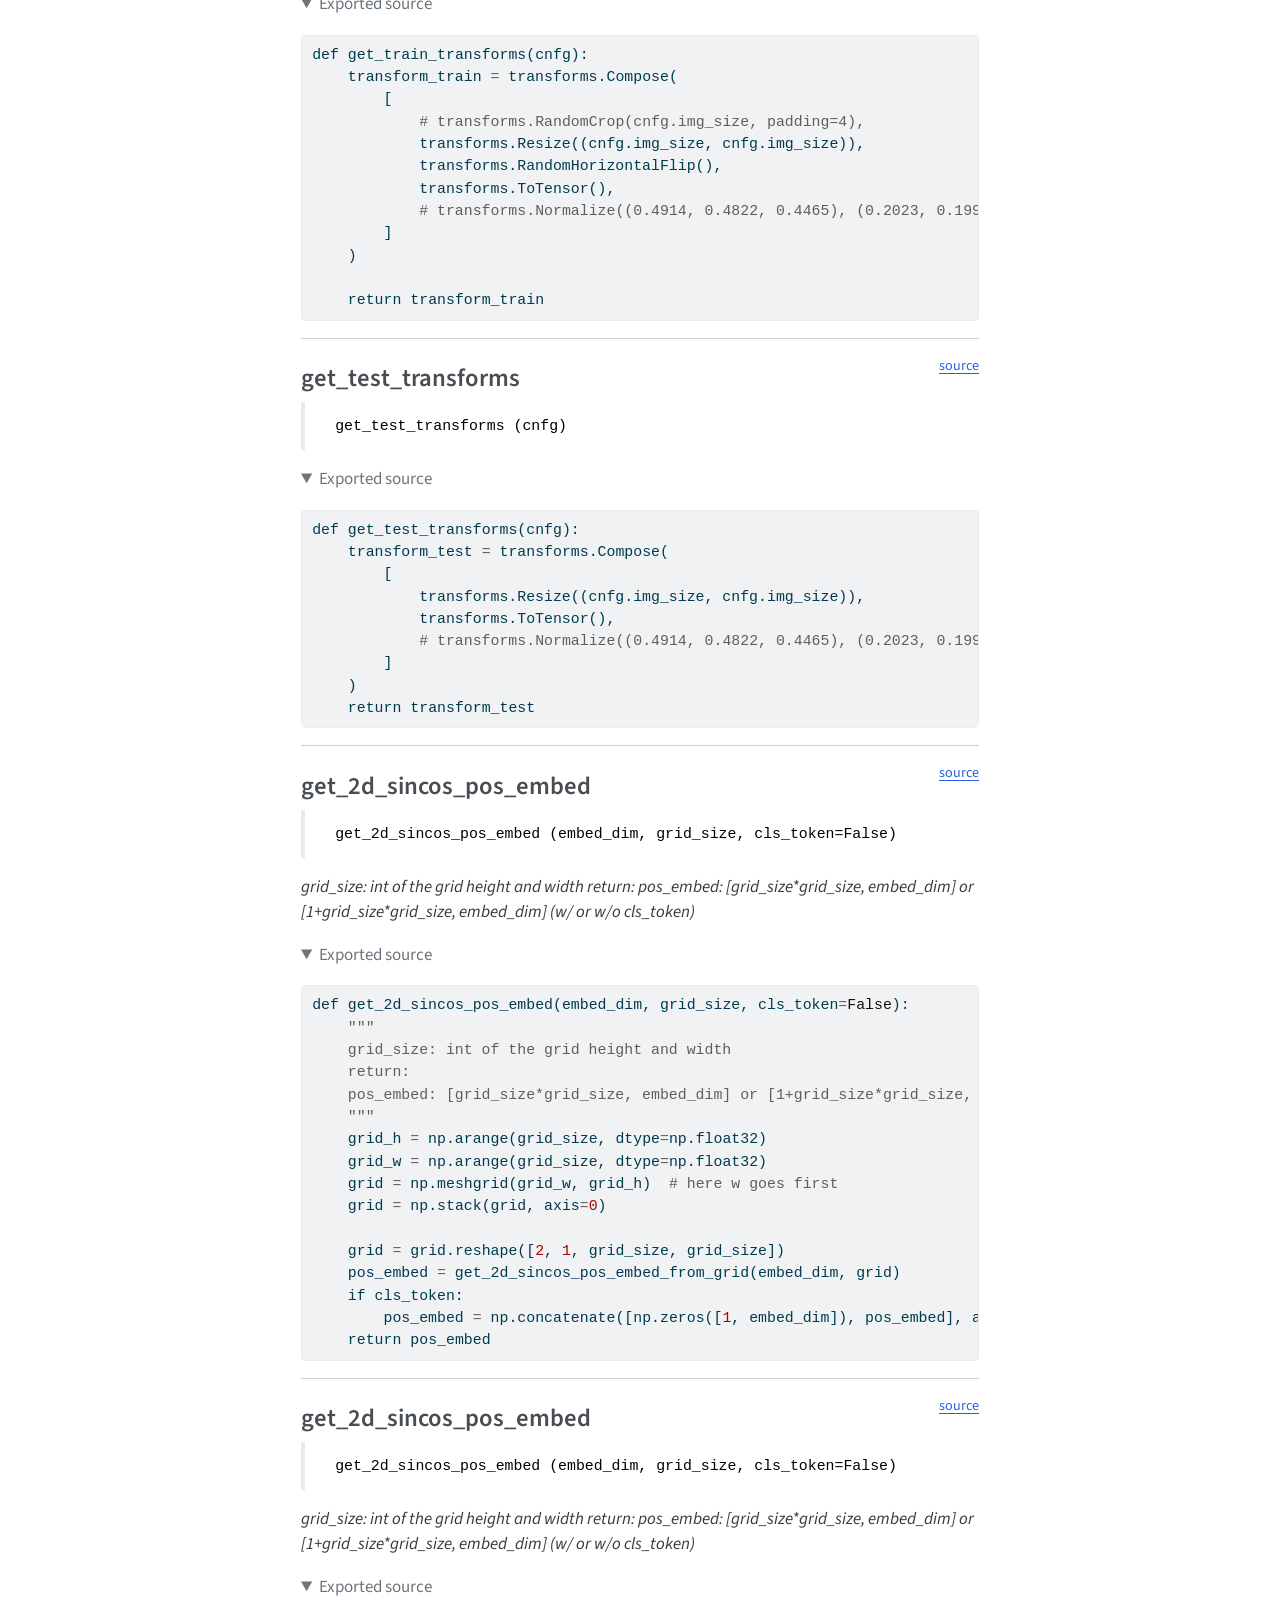
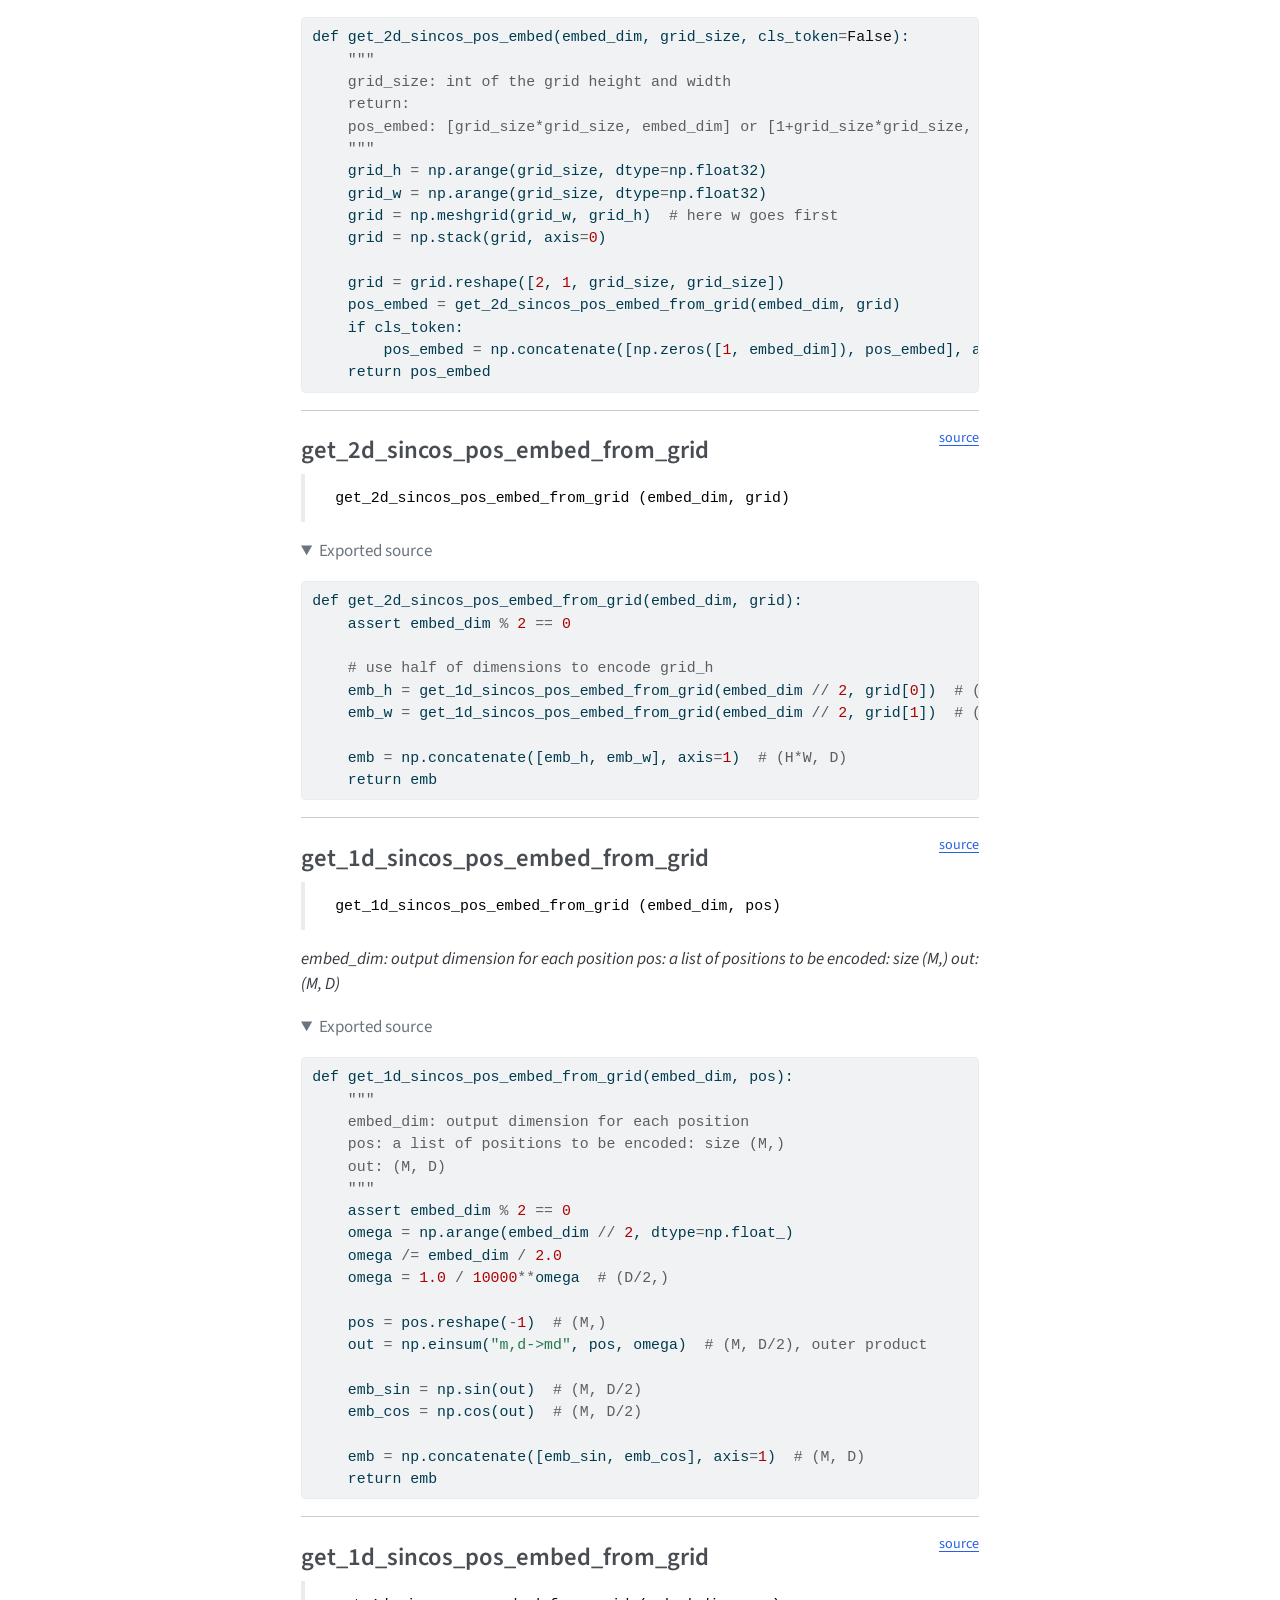
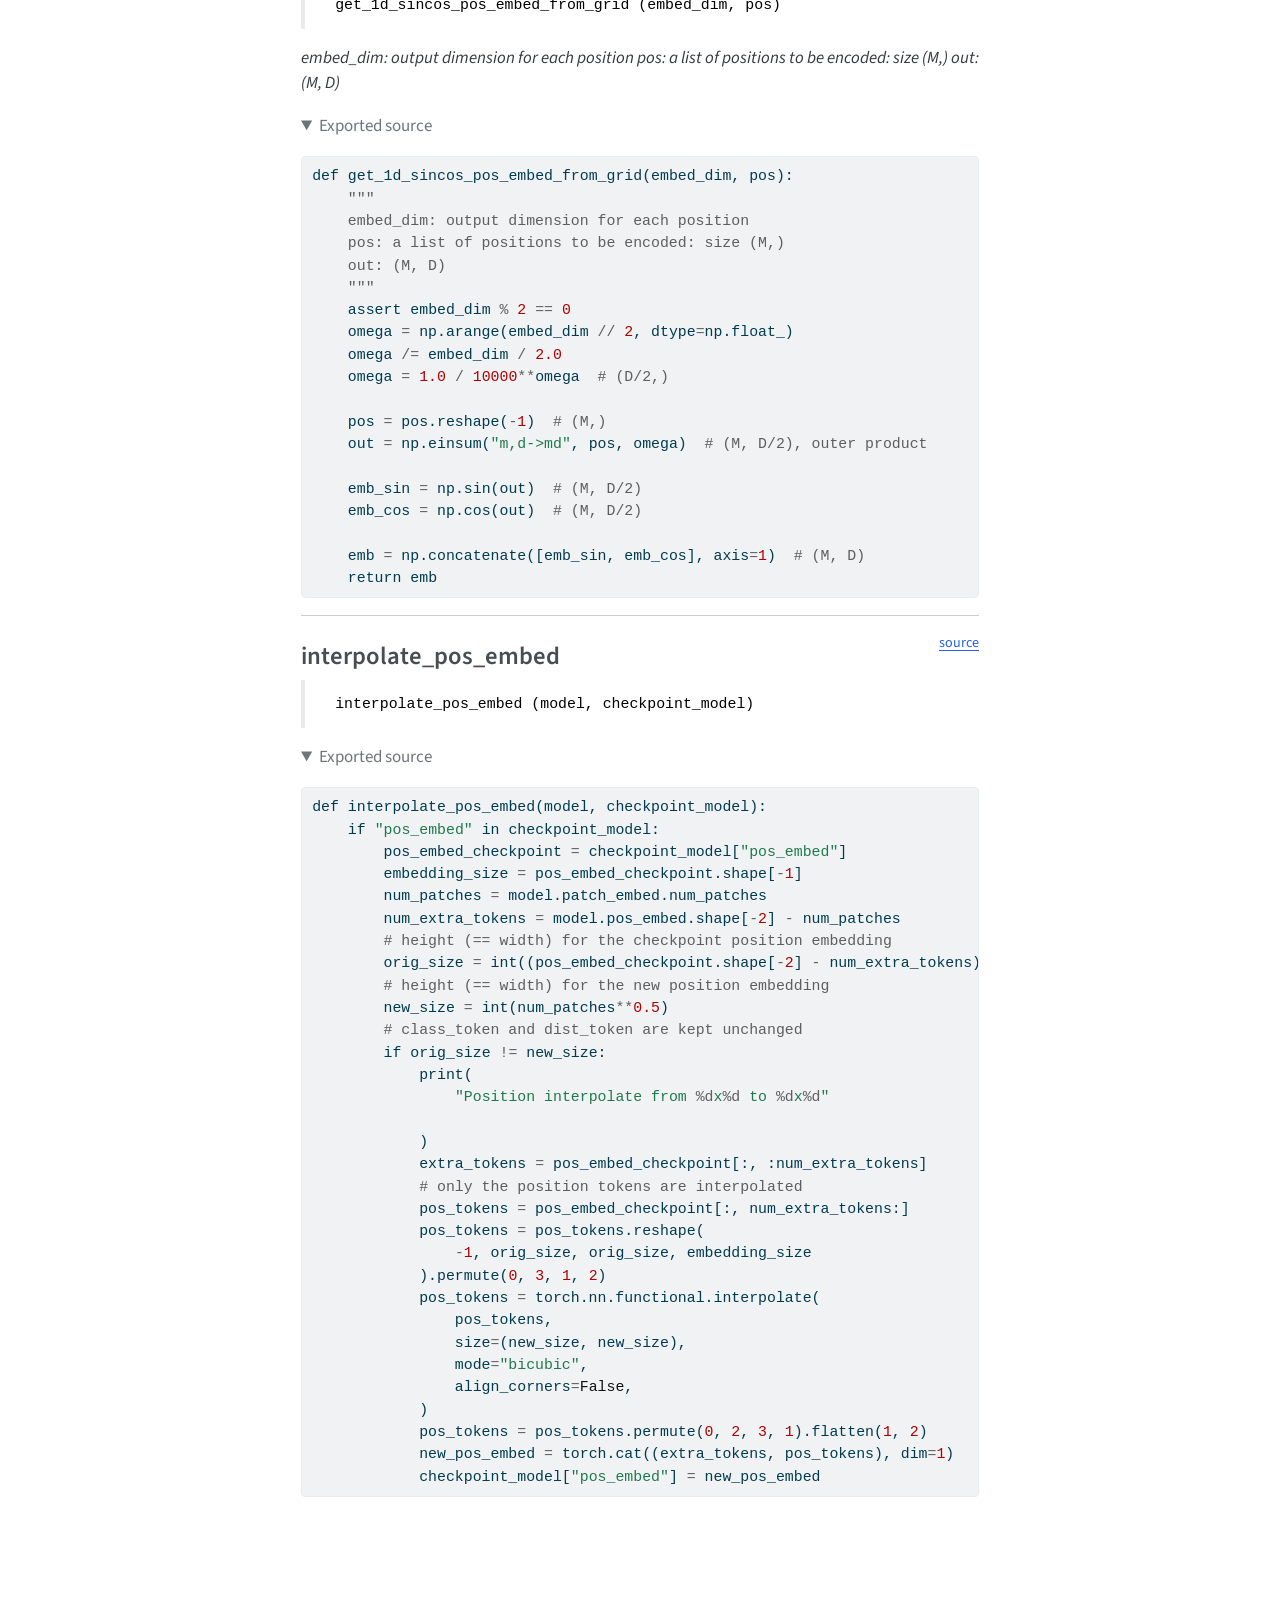
<file: utils.html>
<!DOCTYPE html>
<html xmlns="http://www.w3.org/1999/xhtml" lang="en" xml:lang="en"><head>

<meta charset="utf-8">
<meta name="generator" content="quarto-1.4.554">

<meta name="viewport" content="width=device-width, initial-scale=1.0, user-scalable=yes">


<title>advanced_autoencoders - Utils</title>
<style>
code{white-space: pre-wrap;}
span.smallcaps{font-variant: small-caps;}
div.columns{display: flex; gap: min(4vw, 1.5em);}
div.column{flex: auto; overflow-x: auto;}
div.hanging-indent{margin-left: 1.5em; text-indent: -1.5em;}
ul.task-list{list-style: none;}
ul.task-list li input[type="checkbox"] {
  width: 0.8em;
  margin: 0 0.8em 0.2em -1em; /* quarto-specific, see https://github.com/quarto-dev/quarto-cli/issues/4556 */ 
  vertical-align: middle;
}
/* CSS for syntax highlighting */
pre > code.sourceCode { white-space: pre; position: relative; }
pre > code.sourceCode > span { line-height: 1.25; }
pre > code.sourceCode > span:empty { height: 1.2em; }
.sourceCode { overflow: visible; }
code.sourceCode > span { color: inherit; text-decoration: inherit; }
div.sourceCode { margin: 1em 0; }
pre.sourceCode { margin: 0; }
@media screen {
div.sourceCode { overflow: auto; }
}
@media print {
pre > code.sourceCode { white-space: pre-wrap; }
pre > code.sourceCode > span { text-indent: -5em; padding-left: 5em; }
}
pre.numberSource code
  { counter-reset: source-line 0; }
pre.numberSource code > span
  { position: relative; left: -4em; counter-increment: source-line; }
pre.numberSource code > span > a:first-child::before
  { content: counter(source-line);
    position: relative; left: -1em; text-align: right; vertical-align: baseline;
    border: none; display: inline-block;
    -webkit-touch-callout: none; -webkit-user-select: none;
    -khtml-user-select: none; -moz-user-select: none;
    -ms-user-select: none; user-select: none;
    padding: 0 4px; width: 4em;
  }
pre.numberSource { margin-left: 3em;  padding-left: 4px; }
div.sourceCode
  {   }
@media screen {
pre > code.sourceCode > span > a:first-child::before { text-decoration: underline; }
}
</style>


<script src="site_libs/quarto-nav/quarto-nav.js"></script>
<script src="site_libs/quarto-nav/headroom.min.js"></script>
<script src="site_libs/clipboard/clipboard.min.js"></script>
<script src="site_libs/quarto-search/autocomplete.umd.js"></script>
<script src="site_libs/quarto-search/fuse.min.js"></script>
<script src="site_libs/quarto-search/quarto-search.js"></script>
<meta name="quarto:offset" content="./">
<script src="site_libs/quarto-html/quarto.js"></script>
<script src="site_libs/quarto-html/popper.min.js"></script>
<script src="site_libs/quarto-html/tippy.umd.min.js"></script>
<script src="site_libs/quarto-html/anchor.min.js"></script>
<link href="site_libs/quarto-html/tippy.css" rel="stylesheet">
<link href="site_libs/quarto-html/quarto-syntax-highlighting.css" rel="stylesheet" id="quarto-text-highlighting-styles">
<script src="site_libs/bootstrap/bootstrap.min.js"></script>
<link href="site_libs/bootstrap/bootstrap-icons.css" rel="stylesheet">
<link href="site_libs/bootstrap/bootstrap.min.css" rel="stylesheet" id="quarto-bootstrap" data-mode="light">
<script id="quarto-search-options" type="application/json">{
  "location": "navbar",
  "copy-button": false,
  "collapse-after": 3,
  "panel-placement": "end",
  "type": "overlay",
  "limit": 50,
  "keyboard-shortcut": [
    "f",
    "/",
    "s"
  ],
  "show-item-context": false,
  "language": {
    "search-no-results-text": "No results",
    "search-matching-documents-text": "matching documents",
    "search-copy-link-title": "Copy link to search",
    "search-hide-matches-text": "Hide additional matches",
    "search-more-match-text": "more match in this document",
    "search-more-matches-text": "more matches in this document",
    "search-clear-button-title": "Clear",
    "search-text-placeholder": "",
    "search-detached-cancel-button-title": "Cancel",
    "search-submit-button-title": "Submit",
    "search-label": "Search"
  }
}</script>


<link rel="stylesheet" href="styles.css">
<meta property="og:title" content="advanced_autoencoders - Utils">
<meta property="og:description" content="Train VQ-VAE and ViTMAE for image embeddings">
<meta property="og:site_name" content="advanced_autoencoders">
<meta name="twitter:title" content="advanced_autoencoders - Utils">
<meta name="twitter:description" content="Train VQ-VAE and ViTMAE for image embeddings">
<meta name="twitter:card" content="summary">
</head>

<body class="nav-sidebar floating nav-fixed">

<div id="quarto-search-results"></div>
  <header id="quarto-header" class="headroom fixed-top">
    <nav class="navbar navbar-expand-lg " data-bs-theme="dark">
      <div class="navbar-container container-fluid">
      <div class="navbar-brand-container mx-auto">
    <a class="navbar-brand" href="./index.html">
    <span class="navbar-title">advanced_autoencoders</span>
    </a>
  </div>
        <div class="quarto-navbar-tools tools-end">
</div>
          <div id="quarto-search" class="" title="Search"></div>
      </div> <!-- /container-fluid -->
    </nav>
  <nav class="quarto-secondary-nav">
    <div class="container-fluid d-flex">
      <button type="button" class="quarto-btn-toggle btn" data-bs-toggle="collapse" data-bs-target=".quarto-sidebar-collapse-item" aria-controls="quarto-sidebar" aria-expanded="false" aria-label="Toggle sidebar navigation" onclick="if (window.quartoToggleHeadroom) { window.quartoToggleHeadroom(); }">
        <i class="bi bi-layout-text-sidebar-reverse"></i>
      </button>
        <nav class="quarto-page-breadcrumbs" aria-label="breadcrumb"><ol class="breadcrumb"><li class="breadcrumb-item"><a href="./utils.html">Utils</a></li></ol></nav>
        <a class="flex-grow-1" role="button" data-bs-toggle="collapse" data-bs-target=".quarto-sidebar-collapse-item" aria-controls="quarto-sidebar" aria-expanded="false" aria-label="Toggle sidebar navigation" onclick="if (window.quartoToggleHeadroom) { window.quartoToggleHeadroom(); }">      
        </a>
    </div>
  </nav>
</header>
<!-- content -->
<div id="quarto-content" class="quarto-container page-columns page-rows-contents page-layout-article page-navbar">
<!-- sidebar -->
  <nav id="quarto-sidebar" class="sidebar collapse collapse-horizontal quarto-sidebar-collapse-item sidebar-navigation floating overflow-auto">
    <div class="sidebar-menu-container"> 
    <ul class="list-unstyled mt-1">
        <li class="sidebar-item">
  <div class="sidebar-item-container"> 
  <a href="./index.html" class="sidebar-item-text sidebar-link">
 <span class="menu-text">advanced_autoencoders</span></a>
  </div>
</li>
        <li class="sidebar-item">
  <div class="sidebar-item-container"> 
  <a href="./core.html" class="sidebar-item-text sidebar-link">
 <span class="menu-text">core</span></a>
  </div>
</li>
        <li class="sidebar-item">
  <div class="sidebar-item-container"> 
  <a href="./eda_data.html" class="sidebar-item-text sidebar-link">
 <span class="menu-text">EDA on image dataset</span></a>
  </div>
</li>
        <li class="sidebar-item">
  <div class="sidebar-item-container"> 
  <a href="./train.html" class="sidebar-item-text sidebar-link">
 <span class="menu-text">Train model</span></a>
  </div>
</li>
        <li class="sidebar-item">
  <div class="sidebar-item-container"> 
  <a href="./config.html" class="sidebar-item-text sidebar-link">
 <span class="menu-text">Configs for ViTMAE and VQ-MAE</span></a>
  </div>
</li>
        <li class="sidebar-item">
  <div class="sidebar-item-container"> 
  <a href="./dataset.html" class="sidebar-item-text sidebar-link">
 <span class="menu-text">Define Datasets for dataloaders</span></a>
  </div>
</li>
        <li class="sidebar-item">
  <div class="sidebar-item-container"> 
  <a href="./inference_pipeline.html" class="sidebar-item-text sidebar-link">
 <span class="menu-text">Define Pipeline to generate embeddings</span></a>
  </div>
</li>
        <li class="sidebar-item">
  <div class="sidebar-item-container"> 
  <a href="./models.html" class="sidebar-item-text sidebar-link">
 <span class="menu-text">Define models</span></a>
  </div>
</li>
        <li class="sidebar-item">
  <div class="sidebar-item-container"> 
  <a href="./trainers.html" class="sidebar-item-text sidebar-link">
 <span class="menu-text">Define Lightning based trainers</span></a>
  </div>
</li>
        <li class="sidebar-item">
  <div class="sidebar-item-container"> 
  <a href="./training_pipeline.html" class="sidebar-item-text sidebar-link">
 <span class="menu-text">Define: Training Pipeline</span></a>
  </div>
</li>
        <li class="sidebar-item">
  <div class="sidebar-item-container"> 
  <a href="./utils.html" class="sidebar-item-text sidebar-link active">
 <span class="menu-text">Utils</span></a>
  </div>
</li>
    </ul>
    </div>
</nav>
<div id="quarto-sidebar-glass" class="quarto-sidebar-collapse-item" data-bs-toggle="collapse" data-bs-target=".quarto-sidebar-collapse-item"></div>
<!-- margin-sidebar -->
    <div id="quarto-margin-sidebar" class="sidebar margin-sidebar">
        <nav id="TOC" role="doc-toc" class="toc-active">
    <h2 id="toc-title">On this page</h2>
   
  <ul>
  <li><a href="#seed_everything" id="toc-seed_everything" class="nav-link active" data-scroll-target="#seed_everything">seed_everything</a></li>
  <li><a href="#make_images_dataframe" id="toc-make_images_dataframe" class="nav-link" data-scroll-target="#make_images_dataframe">make_images_dataframe</a></li>
  <li><a href="#get_train_transforms" id="toc-get_train_transforms" class="nav-link" data-scroll-target="#get_train_transforms">get_train_transforms</a></li>
  <li><a href="#get_test_transforms" id="toc-get_test_transforms" class="nav-link" data-scroll-target="#get_test_transforms">get_test_transforms</a></li>
  <li><a href="#get_2d_sincos_pos_embed" id="toc-get_2d_sincos_pos_embed" class="nav-link" data-scroll-target="#get_2d_sincos_pos_embed">get_2d_sincos_pos_embed</a></li>
  <li><a href="#get_2d_sincos_pos_embed-1" id="toc-get_2d_sincos_pos_embed-1" class="nav-link" data-scroll-target="#get_2d_sincos_pos_embed-1">get_2d_sincos_pos_embed</a></li>
  <li><a href="#get_2d_sincos_pos_embed_from_grid" id="toc-get_2d_sincos_pos_embed_from_grid" class="nav-link" data-scroll-target="#get_2d_sincos_pos_embed_from_grid">get_2d_sincos_pos_embed_from_grid</a></li>
  <li><a href="#get_1d_sincos_pos_embed_from_grid" id="toc-get_1d_sincos_pos_embed_from_grid" class="nav-link" data-scroll-target="#get_1d_sincos_pos_embed_from_grid">get_1d_sincos_pos_embed_from_grid</a></li>
  <li><a href="#get_1d_sincos_pos_embed_from_grid-1" id="toc-get_1d_sincos_pos_embed_from_grid-1" class="nav-link" data-scroll-target="#get_1d_sincos_pos_embed_from_grid-1">get_1d_sincos_pos_embed_from_grid</a></li>
  <li><a href="#interpolate_pos_embed" id="toc-interpolate_pos_embed" class="nav-link" data-scroll-target="#interpolate_pos_embed">interpolate_pos_embed</a></li>
  </ul>
<div class="toc-actions"><ul><li><a href="https://github.com/rohitMalhotra07/advanced_autoencoders/issues/new" class="toc-action"><i class="bi bi-github"></i>Report an issue</a></li></ul></div></nav>
    </div>
<!-- main -->
<main class="content" id="quarto-document-content">

<header id="title-block-header" class="quarto-title-block default">
<div class="quarto-title">
<h1 class="title">Utils</h1>
</div>



<div class="quarto-title-meta">

    
  
    
  </div>
  


</header>


<!-- WARNING: THIS FILE WAS AUTOGENERATED! DO NOT EDIT! -->
<div id="d8507ac9-3844-417e-b369-238ddd248d68" class="cell">
<details open="" class="code-fold">
<summary>Exported source</summary>
<div class="sourceCode cell-code" id="cb1"><pre class="sourceCode python code-with-copy"><code class="sourceCode python"><span id="cb1-1"><a href="#cb1-1" aria-hidden="true" tabindex="-1"></a><span class="im">import</span> os</span>
<span id="cb1-2"><a href="#cb1-2" aria-hidden="true" tabindex="-1"></a><span class="im">import</span> random</span>
<span id="cb1-3"><a href="#cb1-3" aria-hidden="true" tabindex="-1"></a><span class="im">from</span> pathlib <span class="im">import</span> Path</span>
<span id="cb1-4"><a href="#cb1-4" aria-hidden="true" tabindex="-1"></a></span>
<span id="cb1-5"><a href="#cb1-5" aria-hidden="true" tabindex="-1"></a><span class="im">import</span> numpy <span class="im">as</span> np</span>
<span id="cb1-6"><a href="#cb1-6" aria-hidden="true" tabindex="-1"></a><span class="im">import</span> pandas <span class="im">as</span> pd</span>
<span id="cb1-7"><a href="#cb1-7" aria-hidden="true" tabindex="-1"></a><span class="im">import</span> torch</span>
<span id="cb1-8"><a href="#cb1-8" aria-hidden="true" tabindex="-1"></a><span class="im">import</span> torchvision.transforms <span class="im">as</span> transforms</span></code><button title="Copy to Clipboard" class="code-copy-button"><i class="bi"></i></button></pre></div>
</details>
</div>
<hr>
<p><a href="https://github.com/rohitMalhotra07/advanced_autoencoders/blob/main/advanced_autoencoders/utils.py#L18" target="_blank" style="float:right; font-size:smaller">source</a></p>
<section id="seed_everything" class="level3">
<h3 class="anchored" data-anchor-id="seed_everything">seed_everything</h3>
<blockquote class="blockquote">
<pre><code> seed_everything (seed=42)</code></pre>
</blockquote>
<div id="b6866f91-6c18-4311-b77a-067a7be85763" class="cell">
<details open="" class="code-fold">
<summary>Exported source</summary>
<div class="sourceCode cell-code" id="cb3"><pre class="sourceCode python code-with-copy"><code class="sourceCode python"><span id="cb3-1"><a href="#cb3-1" aria-hidden="true" tabindex="-1"></a><span class="kw">def</span> seed_everything(seed<span class="op">=</span><span class="dv">42</span>):</span>
<span id="cb3-2"><a href="#cb3-2" aria-hidden="true" tabindex="-1"></a>    random.seed(seed)</span>
<span id="cb3-3"><a href="#cb3-3" aria-hidden="true" tabindex="-1"></a>    os.environ[<span class="st">"PYTHONASSEED"</span>] <span class="op">=</span> <span class="bu">str</span>(seed)</span>
<span id="cb3-4"><a href="#cb3-4" aria-hidden="true" tabindex="-1"></a>    np.random.seed(seed)</span>
<span id="cb3-5"><a href="#cb3-5" aria-hidden="true" tabindex="-1"></a>    torch.manual_seed(seed)</span>
<span id="cb3-6"><a href="#cb3-6" aria-hidden="true" tabindex="-1"></a>    torch.cuda.manual_seed(seed)</span>
<span id="cb3-7"><a href="#cb3-7" aria-hidden="true" tabindex="-1"></a>    torch.cuda.manual_seed_all(seed)</span>
<span id="cb3-8"><a href="#cb3-8" aria-hidden="true" tabindex="-1"></a>    torch.backends.cudnn.deterministic <span class="op">=</span> <span class="va">True</span></span>
<span id="cb3-9"><a href="#cb3-9" aria-hidden="true" tabindex="-1"></a>    torch.backends.cudnn.benchmark <span class="op">=</span> <span class="va">True</span></span></code><button title="Copy to Clipboard" class="code-copy-button"><i class="bi"></i></button></pre></div>
</details>
</div>
<hr>
<p><a href="https://github.com/rohitMalhotra07/advanced_autoencoders/blob/main/advanced_autoencoders/utils.py#L29" target="_blank" style="float:right; font-size:smaller">source</a></p>
</section>
<section id="make_images_dataframe" class="level3">
<h3 class="anchored" data-anchor-id="make_images_dataframe">make_images_dataframe</h3>
<blockquote class="blockquote">
<pre><code> make_images_dataframe (cnfg)</code></pre>
</blockquote>
<p><em>Makes a dataframe of all images in the image dir</em></p>
<div id="ac850a94-6dcf-4d0a-b58e-e608a12e1edd" class="cell">
<details open="" class="code-fold">
<summary>Exported source</summary>
<div class="sourceCode cell-code" id="cb5"><pre class="sourceCode python code-with-copy"><code class="sourceCode python"><span id="cb5-1"><a href="#cb5-1" aria-hidden="true" tabindex="-1"></a><span class="kw">def</span> make_images_dataframe(cnfg) <span class="op">-&gt;</span> pd.DataFrame:</span>
<span id="cb5-2"><a href="#cb5-2" aria-hidden="true" tabindex="-1"></a>    <span class="co">"""</span></span>
<span id="cb5-3"><a href="#cb5-3" aria-hidden="true" tabindex="-1"></a><span class="co">    Makes a dataframe of all images in the image dir</span></span>
<span id="cb5-4"><a href="#cb5-4" aria-hidden="true" tabindex="-1"></a><span class="co">    """</span></span>
<span id="cb5-5"><a href="#cb5-5" aria-hidden="true" tabindex="-1"></a>    dir_images <span class="op">=</span> Path(cnfg.IMG_DIR)</span>
<span id="cb5-6"><a href="#cb5-6" aria-hidden="true" tabindex="-1"></a>    all_image_names <span class="op">=</span> [f.stem <span class="cf">for</span> f <span class="kw">in</span> dir_images.iterdir() <span class="cf">if</span> f.suffix <span class="op">!=</span> <span class="st">""</span>]</span>
<span id="cb5-7"><a href="#cb5-7" aria-hidden="true" tabindex="-1"></a>    all_image_suffix <span class="op">=</span> [f.suffix <span class="cf">for</span> f <span class="kw">in</span> dir_images.iterdir() <span class="cf">if</span> f.suffix <span class="op">!=</span> <span class="st">""</span>]</span>
<span id="cb5-8"><a href="#cb5-8" aria-hidden="true" tabindex="-1"></a>    df_all <span class="op">=</span> pd.DataFrame(</span>
<span id="cb5-9"><a href="#cb5-9" aria-hidden="true" tabindex="-1"></a>        {<span class="st">"image_name"</span>: all_image_names, <span class="st">"image_sufix"</span>: all_image_suffix}</span>
<span id="cb5-10"><a href="#cb5-10" aria-hidden="true" tabindex="-1"></a>    )</span>
<span id="cb5-11"><a href="#cb5-11" aria-hidden="true" tabindex="-1"></a></span>
<span id="cb5-12"><a href="#cb5-12" aria-hidden="true" tabindex="-1"></a>    df_all[<span class="st">"file_image"</span>] <span class="op">=</span> df_all.<span class="bu">apply</span>(</span>
<span id="cb5-13"><a href="#cb5-13" aria-hidden="true" tabindex="-1"></a>        <span class="kw">lambda</span> x: <span class="bu">str</span>(dir_images <span class="op">/</span> <span class="ss">f"</span><span class="sc">{</span>x<span class="sc">.</span>image_name<span class="sc">}{</span>x<span class="sc">.</span>image_sufix<span class="sc">}</span><span class="ss">"</span>), axis<span class="op">=</span><span class="dv">1</span></span>
<span id="cb5-14"><a href="#cb5-14" aria-hidden="true" tabindex="-1"></a>    )</span>
<span id="cb5-15"><a href="#cb5-15" aria-hidden="true" tabindex="-1"></a></span>
<span id="cb5-16"><a href="#cb5-16" aria-hidden="true" tabindex="-1"></a>    <span class="co"># df_all = df_all.sample(100).reset_index(drop=True)</span></span>
<span id="cb5-17"><a href="#cb5-17" aria-hidden="true" tabindex="-1"></a></span>
<span id="cb5-18"><a href="#cb5-18" aria-hidden="true" tabindex="-1"></a>    <span class="cf">return</span> df_all</span></code><button title="Copy to Clipboard" class="code-copy-button"><i class="bi"></i></button></pre></div>
</details>
</div>
<hr>
<p><a href="https://github.com/rohitMalhotra07/advanced_autoencoders/blob/main/advanced_autoencoders/utils.py#L49" target="_blank" style="float:right; font-size:smaller">source</a></p>
</section>
<section id="get_train_transforms" class="level3">
<h3 class="anchored" data-anchor-id="get_train_transforms">get_train_transforms</h3>
<blockquote class="blockquote">
<pre><code> get_train_transforms (cnfg)</code></pre>
</blockquote>
<div id="7a06218b-85be-41c9-81de-4a2a9f807ad4" class="cell">
<details open="" class="code-fold">
<summary>Exported source</summary>
<div class="sourceCode cell-code" id="cb7"><pre class="sourceCode python code-with-copy"><code class="sourceCode python"><span id="cb7-1"><a href="#cb7-1" aria-hidden="true" tabindex="-1"></a><span class="kw">def</span> get_train_transforms(cnfg):</span>
<span id="cb7-2"><a href="#cb7-2" aria-hidden="true" tabindex="-1"></a>    transform_train <span class="op">=</span> transforms.Compose(</span>
<span id="cb7-3"><a href="#cb7-3" aria-hidden="true" tabindex="-1"></a>        [</span>
<span id="cb7-4"><a href="#cb7-4" aria-hidden="true" tabindex="-1"></a>            <span class="co"># transforms.RandomCrop(cnfg.img_size, padding=4),</span></span>
<span id="cb7-5"><a href="#cb7-5" aria-hidden="true" tabindex="-1"></a>            transforms.Resize((cnfg.img_size, cnfg.img_size)),</span>
<span id="cb7-6"><a href="#cb7-6" aria-hidden="true" tabindex="-1"></a>            transforms.RandomHorizontalFlip(),</span>
<span id="cb7-7"><a href="#cb7-7" aria-hidden="true" tabindex="-1"></a>            transforms.ToTensor(),</span>
<span id="cb7-8"><a href="#cb7-8" aria-hidden="true" tabindex="-1"></a>            <span class="co"># transforms.Normalize((0.4914, 0.4822, 0.4465), (0.2023, 0.1994, 0.2010)),</span></span>
<span id="cb7-9"><a href="#cb7-9" aria-hidden="true" tabindex="-1"></a>        ]</span>
<span id="cb7-10"><a href="#cb7-10" aria-hidden="true" tabindex="-1"></a>    )</span>
<span id="cb7-11"><a href="#cb7-11" aria-hidden="true" tabindex="-1"></a></span>
<span id="cb7-12"><a href="#cb7-12" aria-hidden="true" tabindex="-1"></a>    <span class="cf">return</span> transform_train</span></code><button title="Copy to Clipboard" class="code-copy-button"><i class="bi"></i></button></pre></div>
</details>
</div>
<hr>
<p><a href="https://github.com/rohitMalhotra07/advanced_autoencoders/blob/main/advanced_autoencoders/utils.py#L63" target="_blank" style="float:right; font-size:smaller">source</a></p>
</section>
<section id="get_test_transforms" class="level3">
<h3 class="anchored" data-anchor-id="get_test_transforms">get_test_transforms</h3>
<blockquote class="blockquote">
<pre><code> get_test_transforms (cnfg)</code></pre>
</blockquote>
<div id="21204dd6-8752-4af2-a373-098f50f612d0" class="cell">
<details open="" class="code-fold">
<summary>Exported source</summary>
<div class="sourceCode cell-code" id="cb9"><pre class="sourceCode python code-with-copy"><code class="sourceCode python"><span id="cb9-1"><a href="#cb9-1" aria-hidden="true" tabindex="-1"></a><span class="kw">def</span> get_test_transforms(cnfg):</span>
<span id="cb9-2"><a href="#cb9-2" aria-hidden="true" tabindex="-1"></a>    transform_test <span class="op">=</span> transforms.Compose(</span>
<span id="cb9-3"><a href="#cb9-3" aria-hidden="true" tabindex="-1"></a>        [</span>
<span id="cb9-4"><a href="#cb9-4" aria-hidden="true" tabindex="-1"></a>            transforms.Resize((cnfg.img_size, cnfg.img_size)),</span>
<span id="cb9-5"><a href="#cb9-5" aria-hidden="true" tabindex="-1"></a>            transforms.ToTensor(),</span>
<span id="cb9-6"><a href="#cb9-6" aria-hidden="true" tabindex="-1"></a>            <span class="co"># transforms.Normalize((0.4914, 0.4822, 0.4465), (0.2023, 0.1994, 0.2010)),</span></span>
<span id="cb9-7"><a href="#cb9-7" aria-hidden="true" tabindex="-1"></a>        ]</span>
<span id="cb9-8"><a href="#cb9-8" aria-hidden="true" tabindex="-1"></a>    )</span>
<span id="cb9-9"><a href="#cb9-9" aria-hidden="true" tabindex="-1"></a>    <span class="cf">return</span> transform_test</span></code><button title="Copy to Clipboard" class="code-copy-button"><i class="bi"></i></button></pre></div>
</details>
</div>
<hr>
<p><a href="https://github.com/rohitMalhotra07/advanced_autoencoders/blob/main/advanced_autoencoders/utils.py#L92" target="_blank" style="float:right; font-size:smaller">source</a></p>
</section>
<section id="get_2d_sincos_pos_embed" class="level3">
<h3 class="anchored" data-anchor-id="get_2d_sincos_pos_embed">get_2d_sincos_pos_embed</h3>
<blockquote class="blockquote">
<pre><code> get_2d_sincos_pos_embed (embed_dim, grid_size, cls_token=False)</code></pre>
</blockquote>
<p><em>grid_size: int of the grid height and width return: pos_embed: [grid_size*grid_size, embed_dim] or [1+grid_size*grid_size, embed_dim] (w/ or w/o cls_token)</em></p>
<div id="d50058d0-c88b-4279-8252-78c4f7e7ce99" class="cell">
<details open="" class="code-fold">
<summary>Exported source</summary>
<div class="sourceCode cell-code" id="cb11"><pre class="sourceCode python code-with-copy"><code class="sourceCode python"><span id="cb11-1"><a href="#cb11-1" aria-hidden="true" tabindex="-1"></a><span class="kw">def</span> get_2d_sincos_pos_embed(embed_dim, grid_size, cls_token<span class="op">=</span><span class="va">False</span>):</span>
<span id="cb11-2"><a href="#cb11-2" aria-hidden="true" tabindex="-1"></a>    <span class="co">"""</span></span>
<span id="cb11-3"><a href="#cb11-3" aria-hidden="true" tabindex="-1"></a><span class="co">    grid_size: int of the grid height and width</span></span>
<span id="cb11-4"><a href="#cb11-4" aria-hidden="true" tabindex="-1"></a><span class="co">    return:</span></span>
<span id="cb11-5"><a href="#cb11-5" aria-hidden="true" tabindex="-1"></a><span class="co">    pos_embed: [grid_size*grid_size, embed_dim] or [1+grid_size*grid_size, embed_dim] (w/ or w/o cls_token)</span></span>
<span id="cb11-6"><a href="#cb11-6" aria-hidden="true" tabindex="-1"></a><span class="co">    """</span></span>
<span id="cb11-7"><a href="#cb11-7" aria-hidden="true" tabindex="-1"></a>    grid_h <span class="op">=</span> np.arange(grid_size, dtype<span class="op">=</span>np.float32)</span>
<span id="cb11-8"><a href="#cb11-8" aria-hidden="true" tabindex="-1"></a>    grid_w <span class="op">=</span> np.arange(grid_size, dtype<span class="op">=</span>np.float32)</span>
<span id="cb11-9"><a href="#cb11-9" aria-hidden="true" tabindex="-1"></a>    grid <span class="op">=</span> np.meshgrid(grid_w, grid_h)  <span class="co"># here w goes first</span></span>
<span id="cb11-10"><a href="#cb11-10" aria-hidden="true" tabindex="-1"></a>    grid <span class="op">=</span> np.stack(grid, axis<span class="op">=</span><span class="dv">0</span>)</span>
<span id="cb11-11"><a href="#cb11-11" aria-hidden="true" tabindex="-1"></a></span>
<span id="cb11-12"><a href="#cb11-12" aria-hidden="true" tabindex="-1"></a>    grid <span class="op">=</span> grid.reshape([<span class="dv">2</span>, <span class="dv">1</span>, grid_size, grid_size])</span>
<span id="cb11-13"><a href="#cb11-13" aria-hidden="true" tabindex="-1"></a>    pos_embed <span class="op">=</span> get_2d_sincos_pos_embed_from_grid(embed_dim, grid)</span>
<span id="cb11-14"><a href="#cb11-14" aria-hidden="true" tabindex="-1"></a>    <span class="cf">if</span> cls_token:</span>
<span id="cb11-15"><a href="#cb11-15" aria-hidden="true" tabindex="-1"></a>        pos_embed <span class="op">=</span> np.concatenate([np.zeros([<span class="dv">1</span>, embed_dim]), pos_embed], axis<span class="op">=</span><span class="dv">0</span>)</span>
<span id="cb11-16"><a href="#cb11-16" aria-hidden="true" tabindex="-1"></a>    <span class="cf">return</span> pos_embed</span></code><button title="Copy to Clipboard" class="code-copy-button"><i class="bi"></i></button></pre></div>
</details>
</div>
<hr>
<p><a href="https://github.com/rohitMalhotra07/advanced_autoencoders/blob/main/advanced_autoencoders/utils.py#L92" target="_blank" style="float:right; font-size:smaller">source</a></p>
</section>
<section id="get_2d_sincos_pos_embed-1" class="level3">
<h3 class="anchored" data-anchor-id="get_2d_sincos_pos_embed-1">get_2d_sincos_pos_embed</h3>
<blockquote class="blockquote">
<pre><code> get_2d_sincos_pos_embed (embed_dim, grid_size, cls_token=False)</code></pre>
</blockquote>
<p><em>grid_size: int of the grid height and width return: pos_embed: [grid_size*grid_size, embed_dim] or [1+grid_size*grid_size, embed_dim] (w/ or w/o cls_token)</em></p>
<div id="c1cf0c1d-abbb-48a1-bdc2-2898ecd299e8" class="cell">
<details open="" class="code-fold">
<summary>Exported source</summary>
<div class="sourceCode cell-code" id="cb13"><pre class="sourceCode python code-with-copy"><code class="sourceCode python"><span id="cb13-1"><a href="#cb13-1" aria-hidden="true" tabindex="-1"></a><span class="kw">def</span> get_2d_sincos_pos_embed(embed_dim, grid_size, cls_token<span class="op">=</span><span class="va">False</span>):</span>
<span id="cb13-2"><a href="#cb13-2" aria-hidden="true" tabindex="-1"></a>    <span class="co">"""</span></span>
<span id="cb13-3"><a href="#cb13-3" aria-hidden="true" tabindex="-1"></a><span class="co">    grid_size: int of the grid height and width</span></span>
<span id="cb13-4"><a href="#cb13-4" aria-hidden="true" tabindex="-1"></a><span class="co">    return:</span></span>
<span id="cb13-5"><a href="#cb13-5" aria-hidden="true" tabindex="-1"></a><span class="co">    pos_embed: [grid_size*grid_size, embed_dim] or [1+grid_size*grid_size, embed_dim] (w/ or w/o cls_token)</span></span>
<span id="cb13-6"><a href="#cb13-6" aria-hidden="true" tabindex="-1"></a><span class="co">    """</span></span>
<span id="cb13-7"><a href="#cb13-7" aria-hidden="true" tabindex="-1"></a>    grid_h <span class="op">=</span> np.arange(grid_size, dtype<span class="op">=</span>np.float32)</span>
<span id="cb13-8"><a href="#cb13-8" aria-hidden="true" tabindex="-1"></a>    grid_w <span class="op">=</span> np.arange(grid_size, dtype<span class="op">=</span>np.float32)</span>
<span id="cb13-9"><a href="#cb13-9" aria-hidden="true" tabindex="-1"></a>    grid <span class="op">=</span> np.meshgrid(grid_w, grid_h)  <span class="co"># here w goes first</span></span>
<span id="cb13-10"><a href="#cb13-10" aria-hidden="true" tabindex="-1"></a>    grid <span class="op">=</span> np.stack(grid, axis<span class="op">=</span><span class="dv">0</span>)</span>
<span id="cb13-11"><a href="#cb13-11" aria-hidden="true" tabindex="-1"></a></span>
<span id="cb13-12"><a href="#cb13-12" aria-hidden="true" tabindex="-1"></a>    grid <span class="op">=</span> grid.reshape([<span class="dv">2</span>, <span class="dv">1</span>, grid_size, grid_size])</span>
<span id="cb13-13"><a href="#cb13-13" aria-hidden="true" tabindex="-1"></a>    pos_embed <span class="op">=</span> get_2d_sincos_pos_embed_from_grid(embed_dim, grid)</span>
<span id="cb13-14"><a href="#cb13-14" aria-hidden="true" tabindex="-1"></a>    <span class="cf">if</span> cls_token:</span>
<span id="cb13-15"><a href="#cb13-15" aria-hidden="true" tabindex="-1"></a>        pos_embed <span class="op">=</span> np.concatenate([np.zeros([<span class="dv">1</span>, embed_dim]), pos_embed], axis<span class="op">=</span><span class="dv">0</span>)</span>
<span id="cb13-16"><a href="#cb13-16" aria-hidden="true" tabindex="-1"></a>    <span class="cf">return</span> pos_embed</span></code><button title="Copy to Clipboard" class="code-copy-button"><i class="bi"></i></button></pre></div>
</details>
</div>
<hr>
<p><a href="https://github.com/rohitMalhotra07/advanced_autoencoders/blob/main/advanced_autoencoders/utils.py#L110" target="_blank" style="float:right; font-size:smaller">source</a></p>
</section>
<section id="get_2d_sincos_pos_embed_from_grid" class="level3">
<h3 class="anchored" data-anchor-id="get_2d_sincos_pos_embed_from_grid">get_2d_sincos_pos_embed_from_grid</h3>
<blockquote class="blockquote">
<pre><code> get_2d_sincos_pos_embed_from_grid (embed_dim, grid)</code></pre>
</blockquote>
<div id="eeb23664-56cb-4a8f-988a-f1d9fc6f2300" class="cell">
<details open="" class="code-fold">
<summary>Exported source</summary>
<div class="sourceCode cell-code" id="cb15"><pre class="sourceCode python code-with-copy"><code class="sourceCode python"><span id="cb15-1"><a href="#cb15-1" aria-hidden="true" tabindex="-1"></a><span class="kw">def</span> get_2d_sincos_pos_embed_from_grid(embed_dim, grid):</span>
<span id="cb15-2"><a href="#cb15-2" aria-hidden="true" tabindex="-1"></a>    <span class="cf">assert</span> embed_dim <span class="op">%</span> <span class="dv">2</span> <span class="op">==</span> <span class="dv">0</span></span>
<span id="cb15-3"><a href="#cb15-3" aria-hidden="true" tabindex="-1"></a></span>
<span id="cb15-4"><a href="#cb15-4" aria-hidden="true" tabindex="-1"></a>    <span class="co"># use half of dimensions to encode grid_h</span></span>
<span id="cb15-5"><a href="#cb15-5" aria-hidden="true" tabindex="-1"></a>    emb_h <span class="op">=</span> get_1d_sincos_pos_embed_from_grid(embed_dim <span class="op">//</span> <span class="dv">2</span>, grid[<span class="dv">0</span>])  <span class="co"># (H*W, D/2)</span></span>
<span id="cb15-6"><a href="#cb15-6" aria-hidden="true" tabindex="-1"></a>    emb_w <span class="op">=</span> get_1d_sincos_pos_embed_from_grid(embed_dim <span class="op">//</span> <span class="dv">2</span>, grid[<span class="dv">1</span>])  <span class="co"># (H*W, D/2)</span></span>
<span id="cb15-7"><a href="#cb15-7" aria-hidden="true" tabindex="-1"></a></span>
<span id="cb15-8"><a href="#cb15-8" aria-hidden="true" tabindex="-1"></a>    emb <span class="op">=</span> np.concatenate([emb_h, emb_w], axis<span class="op">=</span><span class="dv">1</span>)  <span class="co"># (H*W, D)</span></span>
<span id="cb15-9"><a href="#cb15-9" aria-hidden="true" tabindex="-1"></a>    <span class="cf">return</span> emb</span></code><button title="Copy to Clipboard" class="code-copy-button"><i class="bi"></i></button></pre></div>
</details>
</div>
<hr>
<p><a href="https://github.com/rohitMalhotra07/advanced_autoencoders/blob/main/advanced_autoencoders/utils.py#L142" target="_blank" style="float:right; font-size:smaller">source</a></p>
</section>
<section id="get_1d_sincos_pos_embed_from_grid" class="level3">
<h3 class="anchored" data-anchor-id="get_1d_sincos_pos_embed_from_grid">get_1d_sincos_pos_embed_from_grid</h3>
<blockquote class="blockquote">
<pre><code> get_1d_sincos_pos_embed_from_grid (embed_dim, pos)</code></pre>
</blockquote>
<p><em>embed_dim: output dimension for each position pos: a list of positions to be encoded: size (M,) out: (M, D)</em></p>
<div id="912964ef-6acb-4282-9ac2-552aafa2e332" class="cell">
<details open="" class="code-fold">
<summary>Exported source</summary>
<div class="sourceCode cell-code" id="cb17"><pre class="sourceCode python code-with-copy"><code class="sourceCode python"><span id="cb17-1"><a href="#cb17-1" aria-hidden="true" tabindex="-1"></a><span class="kw">def</span> get_1d_sincos_pos_embed_from_grid(embed_dim, pos):</span>
<span id="cb17-2"><a href="#cb17-2" aria-hidden="true" tabindex="-1"></a>    <span class="co">"""</span></span>
<span id="cb17-3"><a href="#cb17-3" aria-hidden="true" tabindex="-1"></a><span class="co">    embed_dim: output dimension for each position</span></span>
<span id="cb17-4"><a href="#cb17-4" aria-hidden="true" tabindex="-1"></a><span class="co">    pos: a list of positions to be encoded: size (M,)</span></span>
<span id="cb17-5"><a href="#cb17-5" aria-hidden="true" tabindex="-1"></a><span class="co">    out: (M, D)</span></span>
<span id="cb17-6"><a href="#cb17-6" aria-hidden="true" tabindex="-1"></a><span class="co">    """</span></span>
<span id="cb17-7"><a href="#cb17-7" aria-hidden="true" tabindex="-1"></a>    <span class="cf">assert</span> embed_dim <span class="op">%</span> <span class="dv">2</span> <span class="op">==</span> <span class="dv">0</span></span>
<span id="cb17-8"><a href="#cb17-8" aria-hidden="true" tabindex="-1"></a>    omega <span class="op">=</span> np.arange(embed_dim <span class="op">//</span> <span class="dv">2</span>, dtype<span class="op">=</span>np.float_)</span>
<span id="cb17-9"><a href="#cb17-9" aria-hidden="true" tabindex="-1"></a>    omega <span class="op">/=</span> embed_dim <span class="op">/</span> <span class="fl">2.0</span></span>
<span id="cb17-10"><a href="#cb17-10" aria-hidden="true" tabindex="-1"></a>    omega <span class="op">=</span> <span class="fl">1.0</span> <span class="op">/</span> <span class="dv">10000</span><span class="op">**</span>omega  <span class="co"># (D/2,)</span></span>
<span id="cb17-11"><a href="#cb17-11" aria-hidden="true" tabindex="-1"></a></span>
<span id="cb17-12"><a href="#cb17-12" aria-hidden="true" tabindex="-1"></a>    pos <span class="op">=</span> pos.reshape(<span class="op">-</span><span class="dv">1</span>)  <span class="co"># (M,)</span></span>
<span id="cb17-13"><a href="#cb17-13" aria-hidden="true" tabindex="-1"></a>    out <span class="op">=</span> np.einsum(<span class="st">"m,d-&gt;md"</span>, pos, omega)  <span class="co"># (M, D/2), outer product</span></span>
<span id="cb17-14"><a href="#cb17-14" aria-hidden="true" tabindex="-1"></a></span>
<span id="cb17-15"><a href="#cb17-15" aria-hidden="true" tabindex="-1"></a>    emb_sin <span class="op">=</span> np.sin(out)  <span class="co"># (M, D/2)</span></span>
<span id="cb17-16"><a href="#cb17-16" aria-hidden="true" tabindex="-1"></a>    emb_cos <span class="op">=</span> np.cos(out)  <span class="co"># (M, D/2)</span></span>
<span id="cb17-17"><a href="#cb17-17" aria-hidden="true" tabindex="-1"></a></span>
<span id="cb17-18"><a href="#cb17-18" aria-hidden="true" tabindex="-1"></a>    emb <span class="op">=</span> np.concatenate([emb_sin, emb_cos], axis<span class="op">=</span><span class="dv">1</span>)  <span class="co"># (M, D)</span></span>
<span id="cb17-19"><a href="#cb17-19" aria-hidden="true" tabindex="-1"></a>    <span class="cf">return</span> emb</span></code><button title="Copy to Clipboard" class="code-copy-button"><i class="bi"></i></button></pre></div>
</details>
</div>
<hr>
<p><a href="https://github.com/rohitMalhotra07/advanced_autoencoders/blob/main/advanced_autoencoders/utils.py#L142" target="_blank" style="float:right; font-size:smaller">source</a></p>
</section>
<section id="get_1d_sincos_pos_embed_from_grid-1" class="level3">
<h3 class="anchored" data-anchor-id="get_1d_sincos_pos_embed_from_grid-1">get_1d_sincos_pos_embed_from_grid</h3>
<blockquote class="blockquote">
<pre><code> get_1d_sincos_pos_embed_from_grid (embed_dim, pos)</code></pre>
</blockquote>
<p><em>embed_dim: output dimension for each position pos: a list of positions to be encoded: size (M,) out: (M, D)</em></p>
<div id="7912ce6d-241f-4613-a9d8-429953cb348b" class="cell">
<details open="" class="code-fold">
<summary>Exported source</summary>
<div class="sourceCode cell-code" id="cb19"><pre class="sourceCode python code-with-copy"><code class="sourceCode python"><span id="cb19-1"><a href="#cb19-1" aria-hidden="true" tabindex="-1"></a><span class="kw">def</span> get_1d_sincos_pos_embed_from_grid(embed_dim, pos):</span>
<span id="cb19-2"><a href="#cb19-2" aria-hidden="true" tabindex="-1"></a>    <span class="co">"""</span></span>
<span id="cb19-3"><a href="#cb19-3" aria-hidden="true" tabindex="-1"></a><span class="co">    embed_dim: output dimension for each position</span></span>
<span id="cb19-4"><a href="#cb19-4" aria-hidden="true" tabindex="-1"></a><span class="co">    pos: a list of positions to be encoded: size (M,)</span></span>
<span id="cb19-5"><a href="#cb19-5" aria-hidden="true" tabindex="-1"></a><span class="co">    out: (M, D)</span></span>
<span id="cb19-6"><a href="#cb19-6" aria-hidden="true" tabindex="-1"></a><span class="co">    """</span></span>
<span id="cb19-7"><a href="#cb19-7" aria-hidden="true" tabindex="-1"></a>    <span class="cf">assert</span> embed_dim <span class="op">%</span> <span class="dv">2</span> <span class="op">==</span> <span class="dv">0</span></span>
<span id="cb19-8"><a href="#cb19-8" aria-hidden="true" tabindex="-1"></a>    omega <span class="op">=</span> np.arange(embed_dim <span class="op">//</span> <span class="dv">2</span>, dtype<span class="op">=</span>np.float_)</span>
<span id="cb19-9"><a href="#cb19-9" aria-hidden="true" tabindex="-1"></a>    omega <span class="op">/=</span> embed_dim <span class="op">/</span> <span class="fl">2.0</span></span>
<span id="cb19-10"><a href="#cb19-10" aria-hidden="true" tabindex="-1"></a>    omega <span class="op">=</span> <span class="fl">1.0</span> <span class="op">/</span> <span class="dv">10000</span><span class="op">**</span>omega  <span class="co"># (D/2,)</span></span>
<span id="cb19-11"><a href="#cb19-11" aria-hidden="true" tabindex="-1"></a></span>
<span id="cb19-12"><a href="#cb19-12" aria-hidden="true" tabindex="-1"></a>    pos <span class="op">=</span> pos.reshape(<span class="op">-</span><span class="dv">1</span>)  <span class="co"># (M,)</span></span>
<span id="cb19-13"><a href="#cb19-13" aria-hidden="true" tabindex="-1"></a>    out <span class="op">=</span> np.einsum(<span class="st">"m,d-&gt;md"</span>, pos, omega)  <span class="co"># (M, D/2), outer product</span></span>
<span id="cb19-14"><a href="#cb19-14" aria-hidden="true" tabindex="-1"></a></span>
<span id="cb19-15"><a href="#cb19-15" aria-hidden="true" tabindex="-1"></a>    emb_sin <span class="op">=</span> np.sin(out)  <span class="co"># (M, D/2)</span></span>
<span id="cb19-16"><a href="#cb19-16" aria-hidden="true" tabindex="-1"></a>    emb_cos <span class="op">=</span> np.cos(out)  <span class="co"># (M, D/2)</span></span>
<span id="cb19-17"><a href="#cb19-17" aria-hidden="true" tabindex="-1"></a></span>
<span id="cb19-18"><a href="#cb19-18" aria-hidden="true" tabindex="-1"></a>    emb <span class="op">=</span> np.concatenate([emb_sin, emb_cos], axis<span class="op">=</span><span class="dv">1</span>)  <span class="co"># (M, D)</span></span>
<span id="cb19-19"><a href="#cb19-19" aria-hidden="true" tabindex="-1"></a>    <span class="cf">return</span> emb</span></code><button title="Copy to Clipboard" class="code-copy-button"><i class="bi"></i></button></pre></div>
</details>
</div>
<hr>
<p><a href="https://github.com/rohitMalhotra07/advanced_autoencoders/blob/main/advanced_autoencoders/utils.py#L163" target="_blank" style="float:right; font-size:smaller">source</a></p>
</section>
<section id="interpolate_pos_embed" class="level3">
<h3 class="anchored" data-anchor-id="interpolate_pos_embed">interpolate_pos_embed</h3>
<blockquote class="blockquote">
<pre><code> interpolate_pos_embed (model, checkpoint_model)</code></pre>
</blockquote>
<div id="61b20079-8a62-4e4c-8fcf-cc7c68ab15ee" class="cell">
<details open="" class="code-fold">
<summary>Exported source</summary>
<div class="sourceCode cell-code" id="cb21"><pre class="sourceCode python code-with-copy"><code class="sourceCode python"><span id="cb21-1"><a href="#cb21-1" aria-hidden="true" tabindex="-1"></a><span class="kw">def</span> interpolate_pos_embed(model, checkpoint_model):</span>
<span id="cb21-2"><a href="#cb21-2" aria-hidden="true" tabindex="-1"></a>    <span class="cf">if</span> <span class="st">"pos_embed"</span> <span class="kw">in</span> checkpoint_model:</span>
<span id="cb21-3"><a href="#cb21-3" aria-hidden="true" tabindex="-1"></a>        pos_embed_checkpoint <span class="op">=</span> checkpoint_model[<span class="st">"pos_embed"</span>]</span>
<span id="cb21-4"><a href="#cb21-4" aria-hidden="true" tabindex="-1"></a>        embedding_size <span class="op">=</span> pos_embed_checkpoint.shape[<span class="op">-</span><span class="dv">1</span>]</span>
<span id="cb21-5"><a href="#cb21-5" aria-hidden="true" tabindex="-1"></a>        num_patches <span class="op">=</span> model.patch_embed.num_patches</span>
<span id="cb21-6"><a href="#cb21-6" aria-hidden="true" tabindex="-1"></a>        num_extra_tokens <span class="op">=</span> model.pos_embed.shape[<span class="op">-</span><span class="dv">2</span>] <span class="op">-</span> num_patches</span>
<span id="cb21-7"><a href="#cb21-7" aria-hidden="true" tabindex="-1"></a>        <span class="co"># height (== width) for the checkpoint position embedding</span></span>
<span id="cb21-8"><a href="#cb21-8" aria-hidden="true" tabindex="-1"></a>        orig_size <span class="op">=</span> <span class="bu">int</span>((pos_embed_checkpoint.shape[<span class="op">-</span><span class="dv">2</span>] <span class="op">-</span> num_extra_tokens) <span class="op">**</span> <span class="fl">0.5</span>)</span>
<span id="cb21-9"><a href="#cb21-9" aria-hidden="true" tabindex="-1"></a>        <span class="co"># height (== width) for the new position embedding</span></span>
<span id="cb21-10"><a href="#cb21-10" aria-hidden="true" tabindex="-1"></a>        new_size <span class="op">=</span> <span class="bu">int</span>(num_patches<span class="op">**</span><span class="fl">0.5</span>)</span>
<span id="cb21-11"><a href="#cb21-11" aria-hidden="true" tabindex="-1"></a>        <span class="co"># class_token and dist_token are kept unchanged</span></span>
<span id="cb21-12"><a href="#cb21-12" aria-hidden="true" tabindex="-1"></a>        <span class="cf">if</span> orig_size <span class="op">!=</span> new_size:</span>
<span id="cb21-13"><a href="#cb21-13" aria-hidden="true" tabindex="-1"></a>            <span class="bu">print</span>(</span>
<span id="cb21-14"><a href="#cb21-14" aria-hidden="true" tabindex="-1"></a>                <span class="st">"Position interpolate from </span><span class="sc">%d</span><span class="st">x</span><span class="sc">%d</span><span class="st"> to </span><span class="sc">%d</span><span class="st">x</span><span class="sc">%d</span><span class="st">"</span></span>
<span id="cb21-15"><a href="#cb21-15" aria-hidden="true" tabindex="-1"></a></span>
<span id="cb21-16"><a href="#cb21-16" aria-hidden="true" tabindex="-1"></a>            )</span>
<span id="cb21-17"><a href="#cb21-17" aria-hidden="true" tabindex="-1"></a>            extra_tokens <span class="op">=</span> pos_embed_checkpoint[:, :num_extra_tokens]</span>
<span id="cb21-18"><a href="#cb21-18" aria-hidden="true" tabindex="-1"></a>            <span class="co"># only the position tokens are interpolated</span></span>
<span id="cb21-19"><a href="#cb21-19" aria-hidden="true" tabindex="-1"></a>            pos_tokens <span class="op">=</span> pos_embed_checkpoint[:, num_extra_tokens:]</span>
<span id="cb21-20"><a href="#cb21-20" aria-hidden="true" tabindex="-1"></a>            pos_tokens <span class="op">=</span> pos_tokens.reshape(</span>
<span id="cb21-21"><a href="#cb21-21" aria-hidden="true" tabindex="-1"></a>                <span class="op">-</span><span class="dv">1</span>, orig_size, orig_size, embedding_size</span>
<span id="cb21-22"><a href="#cb21-22" aria-hidden="true" tabindex="-1"></a>            ).permute(<span class="dv">0</span>, <span class="dv">3</span>, <span class="dv">1</span>, <span class="dv">2</span>)</span>
<span id="cb21-23"><a href="#cb21-23" aria-hidden="true" tabindex="-1"></a>            pos_tokens <span class="op">=</span> torch.nn.functional.interpolate(</span>
<span id="cb21-24"><a href="#cb21-24" aria-hidden="true" tabindex="-1"></a>                pos_tokens,</span>
<span id="cb21-25"><a href="#cb21-25" aria-hidden="true" tabindex="-1"></a>                size<span class="op">=</span>(new_size, new_size),</span>
<span id="cb21-26"><a href="#cb21-26" aria-hidden="true" tabindex="-1"></a>                mode<span class="op">=</span><span class="st">"bicubic"</span>,</span>
<span id="cb21-27"><a href="#cb21-27" aria-hidden="true" tabindex="-1"></a>                align_corners<span class="op">=</span><span class="va">False</span>,</span>
<span id="cb21-28"><a href="#cb21-28" aria-hidden="true" tabindex="-1"></a>            )</span>
<span id="cb21-29"><a href="#cb21-29" aria-hidden="true" tabindex="-1"></a>            pos_tokens <span class="op">=</span> pos_tokens.permute(<span class="dv">0</span>, <span class="dv">2</span>, <span class="dv">3</span>, <span class="dv">1</span>).flatten(<span class="dv">1</span>, <span class="dv">2</span>)</span>
<span id="cb21-30"><a href="#cb21-30" aria-hidden="true" tabindex="-1"></a>            new_pos_embed <span class="op">=</span> torch.cat((extra_tokens, pos_tokens), dim<span class="op">=</span><span class="dv">1</span>)</span>
<span id="cb21-31"><a href="#cb21-31" aria-hidden="true" tabindex="-1"></a>            checkpoint_model[<span class="st">"pos_embed"</span>] <span class="op">=</span> new_pos_embed</span></code><button title="Copy to Clipboard" class="code-copy-button"><i class="bi"></i></button></pre></div>
</details>
</div>


</section>

</main> <!-- /main -->
<script id="quarto-html-after-body" type="application/javascript">
window.document.addEventListener("DOMContentLoaded", function (event) {
  const toggleBodyColorMode = (bsSheetEl) => {
    const mode = bsSheetEl.getAttribute("data-mode");
    const bodyEl = window.document.querySelector("body");
    if (mode === "dark") {
      bodyEl.classList.add("quarto-dark");
      bodyEl.classList.remove("quarto-light");
    } else {
      bodyEl.classList.add("quarto-light");
      bodyEl.classList.remove("quarto-dark");
    }
  }
  const toggleBodyColorPrimary = () => {
    const bsSheetEl = window.document.querySelector("link#quarto-bootstrap");
    if (bsSheetEl) {
      toggleBodyColorMode(bsSheetEl);
    }
  }
  toggleBodyColorPrimary();  
  const icon = "";
  const anchorJS = new window.AnchorJS();
  anchorJS.options = {
    placement: 'right',
    icon: icon
  };
  anchorJS.add('.anchored');
  const isCodeAnnotation = (el) => {
    for (const clz of el.classList) {
      if (clz.startsWith('code-annotation-')) {                     
        return true;
      }
    }
    return false;
  }
  const clipboard = new window.ClipboardJS('.code-copy-button', {
    text: function(trigger) {
      const codeEl = trigger.previousElementSibling.cloneNode(true);
      for (const childEl of codeEl.children) {
        if (isCodeAnnotation(childEl)) {
          childEl.remove();
        }
      }
      return codeEl.innerText;
    }
  });
  clipboard.on('success', function(e) {
    // button target
    const button = e.trigger;
    // don't keep focus
    button.blur();
    // flash "checked"
    button.classList.add('code-copy-button-checked');
    var currentTitle = button.getAttribute("title");
    button.setAttribute("title", "Copied!");
    let tooltip;
    if (window.bootstrap) {
      button.setAttribute("data-bs-toggle", "tooltip");
      button.setAttribute("data-bs-placement", "left");
      button.setAttribute("data-bs-title", "Copied!");
      tooltip = new bootstrap.Tooltip(button, 
        { trigger: "manual", 
          customClass: "code-copy-button-tooltip",
          offset: [0, -8]});
      tooltip.show();    
    }
    setTimeout(function() {
      if (tooltip) {
        tooltip.hide();
        button.removeAttribute("data-bs-title");
        button.removeAttribute("data-bs-toggle");
        button.removeAttribute("data-bs-placement");
      }
      button.setAttribute("title", currentTitle);
      button.classList.remove('code-copy-button-checked');
    }, 1000);
    // clear code selection
    e.clearSelection();
  });
    var localhostRegex = new RegExp(/^(?:http|https):\/\/localhost\:?[0-9]*\//);
    var mailtoRegex = new RegExp(/^mailto:/);
      var filterRegex = new RegExp("https:\/\/rohitMalhotra07\.github\.io\/advanced_autoencoders");
    var isInternal = (href) => {
        return filterRegex.test(href) || localhostRegex.test(href) || mailtoRegex.test(href);
    }
    // Inspect non-navigation links and adorn them if external
 	var links = window.document.querySelectorAll('a[href]:not(.nav-link):not(.navbar-brand):not(.toc-action):not(.sidebar-link):not(.sidebar-item-toggle):not(.pagination-link):not(.no-external):not([aria-hidden]):not(.dropdown-item):not(.quarto-navigation-tool)');
    for (var i=0; i<links.length; i++) {
      const link = links[i];
      if (!isInternal(link.href)) {
        // undo the damage that might have been done by quarto-nav.js in the case of
        // links that we want to consider external
        if (link.dataset.originalHref !== undefined) {
          link.href = link.dataset.originalHref;
        }
      }
    }
  function tippyHover(el, contentFn, onTriggerFn, onUntriggerFn) {
    const config = {
      allowHTML: true,
      maxWidth: 500,
      delay: 100,
      arrow: false,
      appendTo: function(el) {
          return el.parentElement;
      },
      interactive: true,
      interactiveBorder: 10,
      theme: 'quarto',
      placement: 'bottom-start',
    };
    if (contentFn) {
      config.content = contentFn;
    }
    if (onTriggerFn) {
      config.onTrigger = onTriggerFn;
    }
    if (onUntriggerFn) {
      config.onUntrigger = onUntriggerFn;
    }
    window.tippy(el, config); 
  }
  const noterefs = window.document.querySelectorAll('a[role="doc-noteref"]');
  for (var i=0; i<noterefs.length; i++) {
    const ref = noterefs[i];
    tippyHover(ref, function() {
      // use id or data attribute instead here
      let href = ref.getAttribute('data-footnote-href') || ref.getAttribute('href');
      try { href = new URL(href).hash; } catch {}
      const id = href.replace(/^#\/?/, "");
      const note = window.document.getElementById(id);
      if (note) {
        return note.innerHTML;
      } else {
        return "";
      }
    });
  }
  const xrefs = window.document.querySelectorAll('a.quarto-xref');
  const processXRef = (id, note) => {
    // Strip column container classes
    const stripColumnClz = (el) => {
      el.classList.remove("page-full", "page-columns");
      if (el.children) {
        for (const child of el.children) {
          stripColumnClz(child);
        }
      }
    }
    stripColumnClz(note)
    if (id === null || id.startsWith('sec-')) {
      // Special case sections, only their first couple elements
      const container = document.createElement("div");
      if (note.children && note.children.length > 2) {
        container.appendChild(note.children[0].cloneNode(true));
        for (let i = 1; i < note.children.length; i++) {
          const child = note.children[i];
          if (child.tagName === "P" && child.innerText === "") {
            continue;
          } else {
            container.appendChild(child.cloneNode(true));
            break;
          }
        }
        if (window.Quarto?.typesetMath) {
          window.Quarto.typesetMath(container);
        }
        return container.innerHTML
      } else {
        if (window.Quarto?.typesetMath) {
          window.Quarto.typesetMath(note);
        }
        return note.innerHTML;
      }
    } else {
      // Remove any anchor links if they are present
      const anchorLink = note.querySelector('a.anchorjs-link');
      if (anchorLink) {
        anchorLink.remove();
      }
      if (window.Quarto?.typesetMath) {
        window.Quarto.typesetMath(note);
      }
      // TODO in 1.5, we should make sure this works without a callout special case
      if (note.classList.contains("callout")) {
        return note.outerHTML;
      } else {
        return note.innerHTML;
      }
    }
  }
  for (var i=0; i<xrefs.length; i++) {
    const xref = xrefs[i];
    tippyHover(xref, undefined, function(instance) {
      instance.disable();
      let url = xref.getAttribute('href');
      let hash = undefined; 
      if (url.startsWith('#')) {
        hash = url;
      } else {
        try { hash = new URL(url).hash; } catch {}
      }
      if (hash) {
        const id = hash.replace(/^#\/?/, "");
        const note = window.document.getElementById(id);
        if (note !== null) {
          try {
            const html = processXRef(id, note.cloneNode(true));
            instance.setContent(html);
          } finally {
            instance.enable();
            instance.show();
          }
        } else {
          // See if we can fetch this
          fetch(url.split('#')[0])
          .then(res => res.text())
          .then(html => {
            const parser = new DOMParser();
            const htmlDoc = parser.parseFromString(html, "text/html");
            const note = htmlDoc.getElementById(id);
            if (note !== null) {
              const html = processXRef(id, note);
              instance.setContent(html);
            } 
          }).finally(() => {
            instance.enable();
            instance.show();
          });
        }
      } else {
        // See if we can fetch a full url (with no hash to target)
        // This is a special case and we should probably do some content thinning / targeting
        fetch(url)
        .then(res => res.text())
        .then(html => {
          const parser = new DOMParser();
          const htmlDoc = parser.parseFromString(html, "text/html");
          const note = htmlDoc.querySelector('main.content');
          if (note !== null) {
            // This should only happen for chapter cross references
            // (since there is no id in the URL)
            // remove the first header
            if (note.children.length > 0 && note.children[0].tagName === "HEADER") {
              note.children[0].remove();
            }
            const html = processXRef(null, note);
            instance.setContent(html);
          } 
        }).finally(() => {
          instance.enable();
          instance.show();
        });
      }
    }, function(instance) {
    });
  }
      let selectedAnnoteEl;
      const selectorForAnnotation = ( cell, annotation) => {
        let cellAttr = 'data-code-cell="' + cell + '"';
        let lineAttr = 'data-code-annotation="' +  annotation + '"';
        const selector = 'span[' + cellAttr + '][' + lineAttr + ']';
        return selector;
      }
      const selectCodeLines = (annoteEl) => {
        const doc = window.document;
        const targetCell = annoteEl.getAttribute("data-target-cell");
        const targetAnnotation = annoteEl.getAttribute("data-target-annotation");
        const annoteSpan = window.document.querySelector(selectorForAnnotation(targetCell, targetAnnotation));
        const lines = annoteSpan.getAttribute("data-code-lines").split(",");
        const lineIds = lines.map((line) => {
          return targetCell + "-" + line;
        })
        let top = null;
        let height = null;
        let parent = null;
        if (lineIds.length > 0) {
            //compute the position of the single el (top and bottom and make a div)
            const el = window.document.getElementById(lineIds[0]);
            top = el.offsetTop;
            height = el.offsetHeight;
            parent = el.parentElement.parentElement;
          if (lineIds.length > 1) {
            const lastEl = window.document.getElementById(lineIds[lineIds.length - 1]);
            const bottom = lastEl.offsetTop + lastEl.offsetHeight;
            height = bottom - top;
          }
          if (top !== null && height !== null && parent !== null) {
            // cook up a div (if necessary) and position it 
            let div = window.document.getElementById("code-annotation-line-highlight");
            if (div === null) {
              div = window.document.createElement("div");
              div.setAttribute("id", "code-annotation-line-highlight");
              div.style.position = 'absolute';
              parent.appendChild(div);
            }
            div.style.top = top - 2 + "px";
            div.style.height = height + 4 + "px";
            div.style.left = 0;
            let gutterDiv = window.document.getElementById("code-annotation-line-highlight-gutter");
            if (gutterDiv === null) {
              gutterDiv = window.document.createElement("div");
              gutterDiv.setAttribute("id", "code-annotation-line-highlight-gutter");
              gutterDiv.style.position = 'absolute';
              const codeCell = window.document.getElementById(targetCell);
              const gutter = codeCell.querySelector('.code-annotation-gutter');
              gutter.appendChild(gutterDiv);
            }
            gutterDiv.style.top = top - 2 + "px";
            gutterDiv.style.height = height + 4 + "px";
          }
          selectedAnnoteEl = annoteEl;
        }
      };
      const unselectCodeLines = () => {
        const elementsIds = ["code-annotation-line-highlight", "code-annotation-line-highlight-gutter"];
        elementsIds.forEach((elId) => {
          const div = window.document.getElementById(elId);
          if (div) {
            div.remove();
          }
        });
        selectedAnnoteEl = undefined;
      };
        // Handle positioning of the toggle
    window.addEventListener(
      "resize",
      throttle(() => {
        elRect = undefined;
        if (selectedAnnoteEl) {
          selectCodeLines(selectedAnnoteEl);
        }
      }, 10)
    );
    function throttle(fn, ms) {
    let throttle = false;
    let timer;
      return (...args) => {
        if(!throttle) { // first call gets through
            fn.apply(this, args);
            throttle = true;
        } else { // all the others get throttled
            if(timer) clearTimeout(timer); // cancel #2
            timer = setTimeout(() => {
              fn.apply(this, args);
              timer = throttle = false;
            }, ms);
        }
      };
    }
      // Attach click handler to the DT
      const annoteDls = window.document.querySelectorAll('dt[data-target-cell]');
      for (const annoteDlNode of annoteDls) {
        annoteDlNode.addEventListener('click', (event) => {
          const clickedEl = event.target;
          if (clickedEl !== selectedAnnoteEl) {
            unselectCodeLines();
            const activeEl = window.document.querySelector('dt[data-target-cell].code-annotation-active');
            if (activeEl) {
              activeEl.classList.remove('code-annotation-active');
            }
            selectCodeLines(clickedEl);
            clickedEl.classList.add('code-annotation-active');
          } else {
            // Unselect the line
            unselectCodeLines();
            clickedEl.classList.remove('code-annotation-active');
          }
        });
      }
  const findCites = (el) => {
    const parentEl = el.parentElement;
    if (parentEl) {
      const cites = parentEl.dataset.cites;
      if (cites) {
        return {
          el,
          cites: cites.split(' ')
        };
      } else {
        return findCites(el.parentElement)
      }
    } else {
      return undefined;
    }
  };
  var bibliorefs = window.document.querySelectorAll('a[role="doc-biblioref"]');
  for (var i=0; i<bibliorefs.length; i++) {
    const ref = bibliorefs[i];
    const citeInfo = findCites(ref);
    if (citeInfo) {
      tippyHover(citeInfo.el, function() {
        var popup = window.document.createElement('div');
        citeInfo.cites.forEach(function(cite) {
          var citeDiv = window.document.createElement('div');
          citeDiv.classList.add('hanging-indent');
          citeDiv.classList.add('csl-entry');
          var biblioDiv = window.document.getElementById('ref-' + cite);
          if (biblioDiv) {
            citeDiv.innerHTML = biblioDiv.innerHTML;
          }
          popup.appendChild(citeDiv);
        });
        return popup.innerHTML;
      });
    }
  }
});
</script>
</div> <!-- /content -->




<footer class="footer"><div class="nav-footer"><div class="nav-footer-center"><div class="toc-actions d-sm-block d-md-none"><ul><li><a href="https://github.com/rohitMalhotra07/advanced_autoencoders/issues/new" class="toc-action"><i class="bi bi-github"></i>Report an issue</a></li></ul></div></div></div></footer></body></html>
</file>
<file: site_libs/quarto-html/tippy.css>
.tippy-box[data-animation=fade][data-state=hidden]{opacity:0}[data-tippy-root]{max-width:calc(100vw - 10px)}.tippy-box{position:relative;background-color:#333;color:#fff;border-radius:4px;font-size:14px;line-height:1.4;white-space:normal;outline:0;transition-property:transform,visibility,opacity}.tippy-box[data-placement^=top]>.tippy-arrow{bottom:0}.tippy-box[data-placement^=top]>.tippy-arrow:before{bottom:-7px;left:0;border-width:8px 8px 0;border-top-color:initial;transform-origin:center top}.tippy-box[data-placement^=bottom]>.tippy-arrow{top:0}.tippy-box[data-placement^=bottom]>.tippy-arrow:before{top:-7px;left:0;border-width:0 8px 8px;border-bottom-color:initial;transform-origin:center bottom}.tippy-box[data-placement^=left]>.tippy-arrow{right:0}.tippy-box[data-placement^=left]>.tippy-arrow:before{border-width:8px 0 8px 8px;border-left-color:initial;right:-7px;transform-origin:center left}.tippy-box[data-placement^=right]>.tippy-arrow{left:0}.tippy-box[data-placement^=right]>.tippy-arrow:before{left:-7px;border-width:8px 8px 8px 0;border-right-color:initial;transform-origin:center right}.tippy-box[data-inertia][data-state=visible]{transition-timing-function:cubic-bezier(.54,1.5,.38,1.11)}.tippy-arrow{width:16px;height:16px;color:#333}.tippy-arrow:before{content:"";position:absolute;border-color:transparent;border-style:solid}.tippy-content{position:relative;padding:5px 9px;z-index:1}
</file>
<file: site_libs/quarto-html/quarto-syntax-highlighting.css>
/* quarto syntax highlight colors */
:root {
  --quarto-hl-ot-color: #003B4F;
  --quarto-hl-at-color: #657422;
  --quarto-hl-ss-color: #20794D;
  --quarto-hl-an-color: #5E5E5E;
  --quarto-hl-fu-color: #4758AB;
  --quarto-hl-st-color: #20794D;
  --quarto-hl-cf-color: #003B4F;
  --quarto-hl-op-color: #5E5E5E;
  --quarto-hl-er-color: #AD0000;
  --quarto-hl-bn-color: #AD0000;
  --quarto-hl-al-color: #AD0000;
  --quarto-hl-va-color: #111111;
  --quarto-hl-bu-color: inherit;
  --quarto-hl-ex-color: inherit;
  --quarto-hl-pp-color: #AD0000;
  --quarto-hl-in-color: #5E5E5E;
  --quarto-hl-vs-color: #20794D;
  --quarto-hl-wa-color: #5E5E5E;
  --quarto-hl-do-color: #5E5E5E;
  --quarto-hl-im-color: #00769E;
  --quarto-hl-ch-color: #20794D;
  --quarto-hl-dt-color: #AD0000;
  --quarto-hl-fl-color: #AD0000;
  --quarto-hl-co-color: #5E5E5E;
  --quarto-hl-cv-color: #5E5E5E;
  --quarto-hl-cn-color: #8f5902;
  --quarto-hl-sc-color: #5E5E5E;
  --quarto-hl-dv-color: #AD0000;
  --quarto-hl-kw-color: #003B4F;
}

/* other quarto variables */
:root {
  --quarto-font-monospace: SFMono-Regular, Menlo, Monaco, Consolas, "Liberation Mono", "Courier New", monospace;
}

pre > code.sourceCode > span {
  color: #003B4F;
}

code span {
  color: #003B4F;
}

code.sourceCode > span {
  color: #003B4F;
}

div.sourceCode,
div.sourceCode pre.sourceCode {
  color: #003B4F;
}

code span.ot {
  color: #003B4F;
  font-style: inherit;
}

code span.at {
  color: #657422;
  font-style: inherit;
}

code span.ss {
  color: #20794D;
  font-style: inherit;
}

code span.an {
  color: #5E5E5E;
  font-style: inherit;
}

code span.fu {
  color: #4758AB;
  font-style: inherit;
}

code span.st {
  color: #20794D;
  font-style: inherit;
}

code span.cf {
  color: #003B4F;
  font-style: inherit;
}

code span.op {
  color: #5E5E5E;
  font-style: inherit;
}

code span.er {
  color: #AD0000;
  font-style: inherit;
}

code span.bn {
  color: #AD0000;
  font-style: inherit;
}

code span.al {
  color: #AD0000;
  font-style: inherit;
}

code span.va {
  color: #111111;
  font-style: inherit;
}

code span.bu {
  font-style: inherit;
}

code span.ex {
  font-style: inherit;
}

code span.pp {
  color: #AD0000;
  font-style: inherit;
}

code span.in {
  color: #5E5E5E;
  font-style: inherit;
}

code span.vs {
  color: #20794D;
  font-style: inherit;
}

code span.wa {
  color: #5E5E5E;
  font-style: italic;
}

code span.do {
  color: #5E5E5E;
  font-style: italic;
}

code span.im {
  color: #00769E;
  font-style: inherit;
}

code span.ch {
  color: #20794D;
  font-style: inherit;
}

code span.dt {
  color: #AD0000;
  font-style: inherit;
}

code span.fl {
  color: #AD0000;
  font-style: inherit;
}

code span.co {
  color: #5E5E5E;
  font-style: inherit;
}

code span.cv {
  color: #5E5E5E;
  font-style: italic;
}

code span.cn {
  color: #8f5902;
  font-style: inherit;
}

code span.sc {
  color: #5E5E5E;
  font-style: inherit;
}

code span.dv {
  color: #AD0000;
  font-style: inherit;
}

code span.kw {
  color: #003B4F;
  font-style: inherit;
}

.prevent-inlining {
  content: "</";
}

/*# sourceMappingURL=debc5d5d77c3f9108843748ff7464032.css.map */
</file>
<file: styles.css>
.cell {
  margin-bottom: 1rem;
}

.cell > .sourceCode {
  margin-bottom: 0;
}

.cell-output > pre {
  margin-bottom: 0;
}

.cell-output > pre, .cell-output > .sourceCode > pre, .cell-output-stdout > pre {
  margin-left: 0.8rem;
  margin-top: 0;
  background: none;
  border-left: 2px solid lightsalmon;
  border-top-left-radius: 0;
  border-top-right-radius: 0;
}

.cell-output > .sourceCode {
  border: none;
}

.cell-output > .sourceCode {
  background: none;
  margin-top: 0;
}

div.description {
  padding-left: 2px;
  padding-top: 5px;
  font-style: italic;
  font-size: 135%;
  opacity: 70%;
}
</file>
